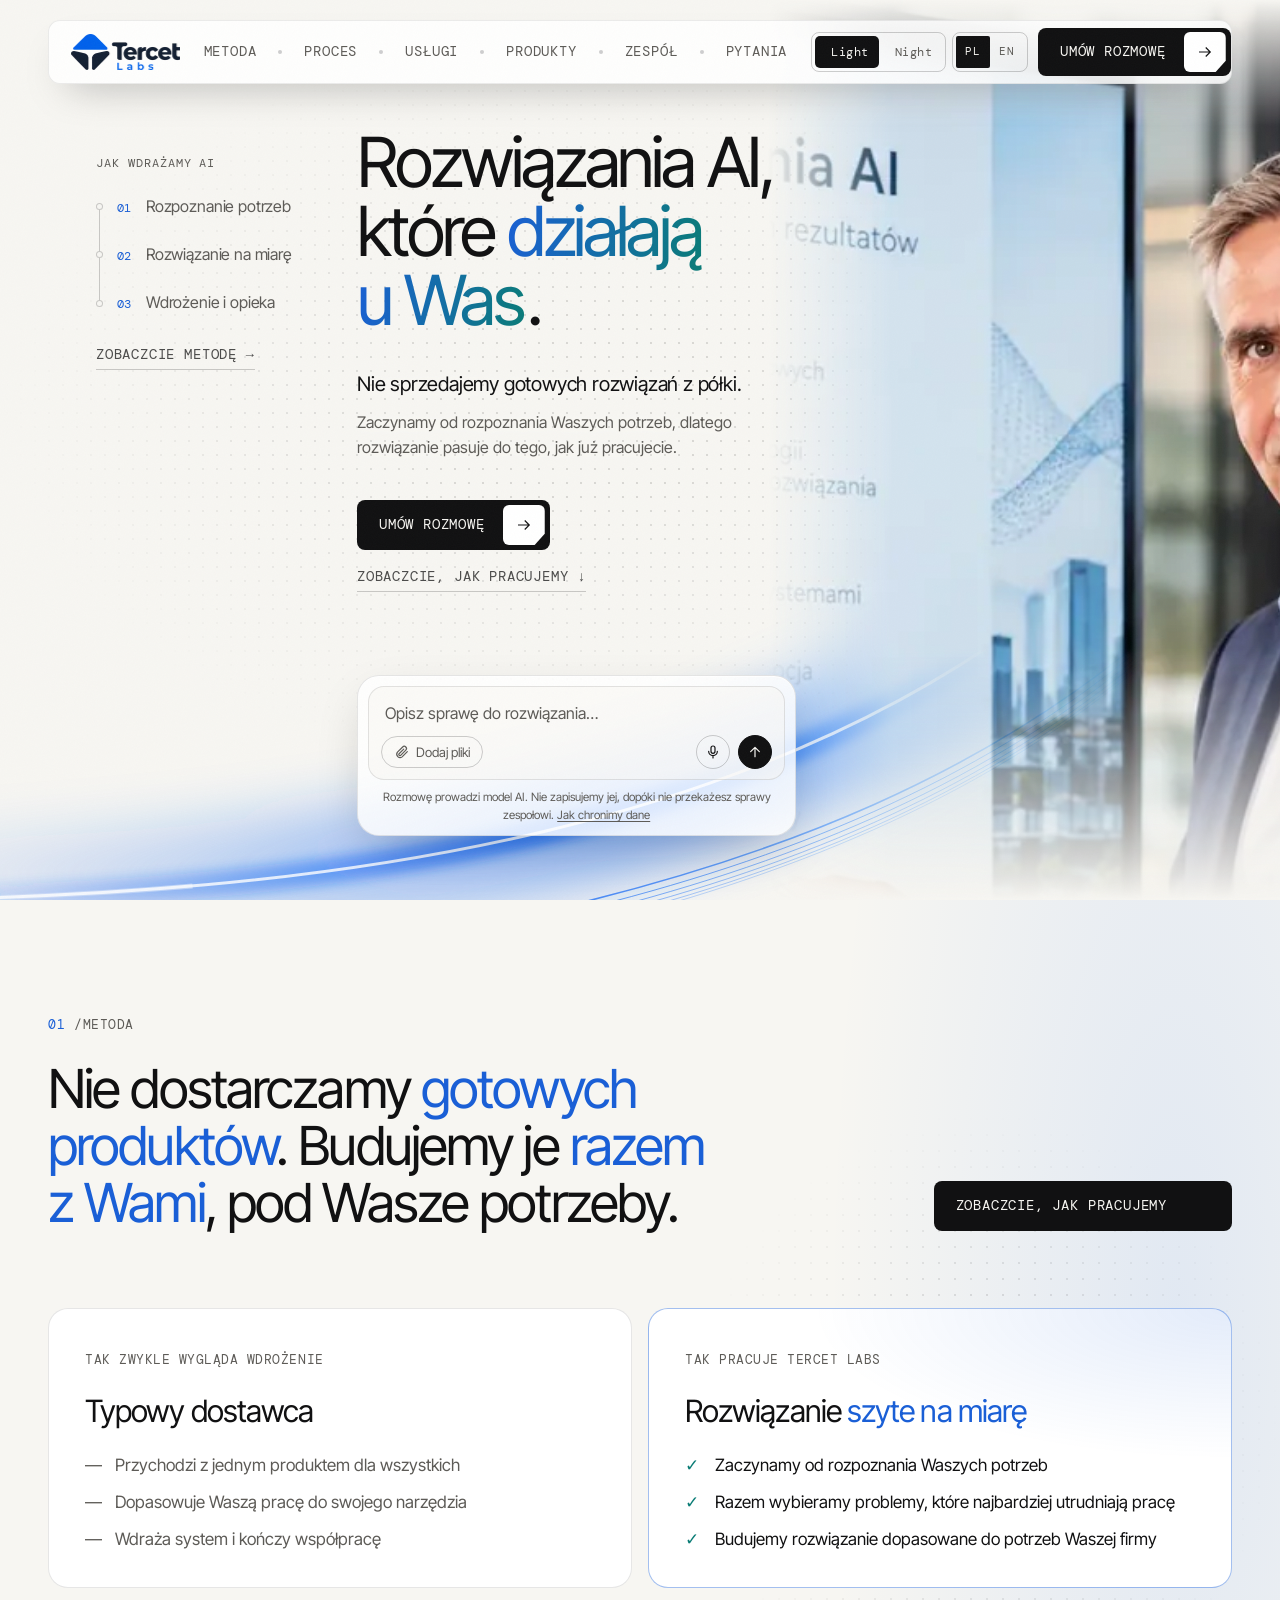
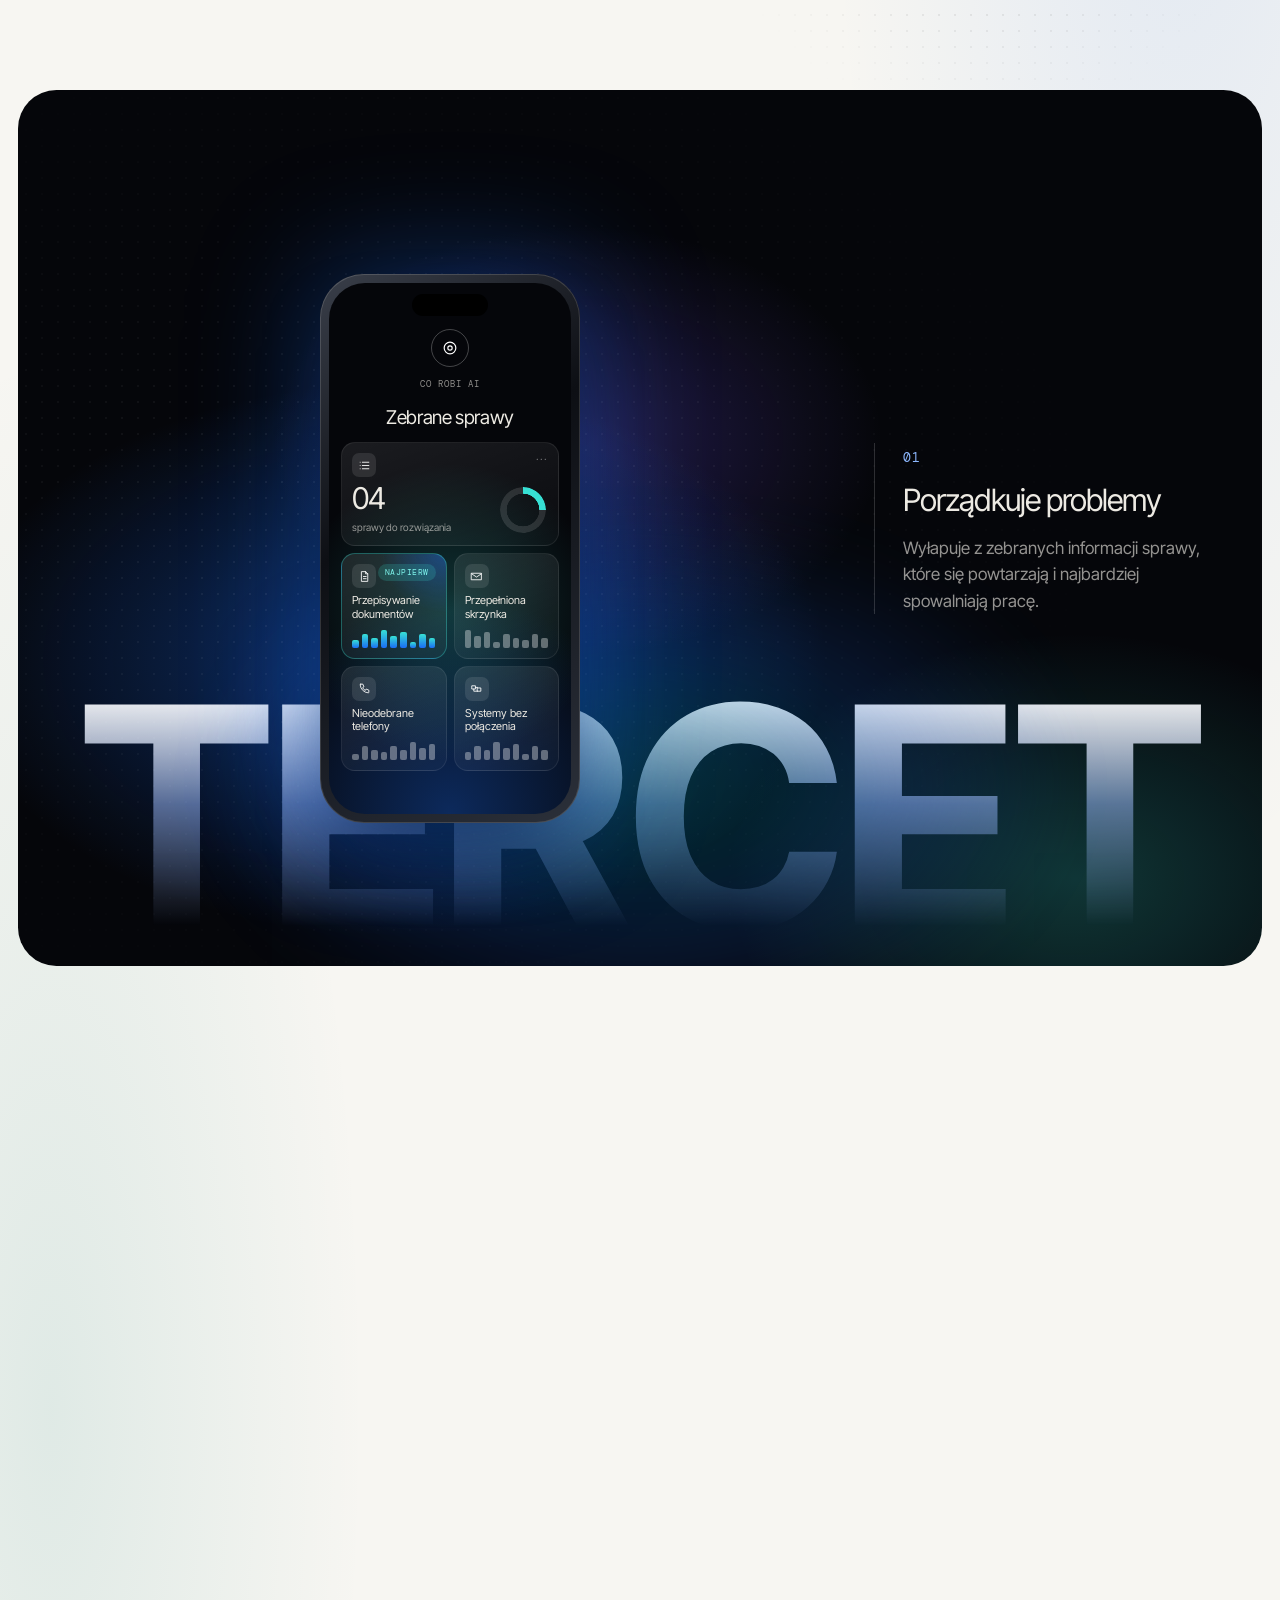
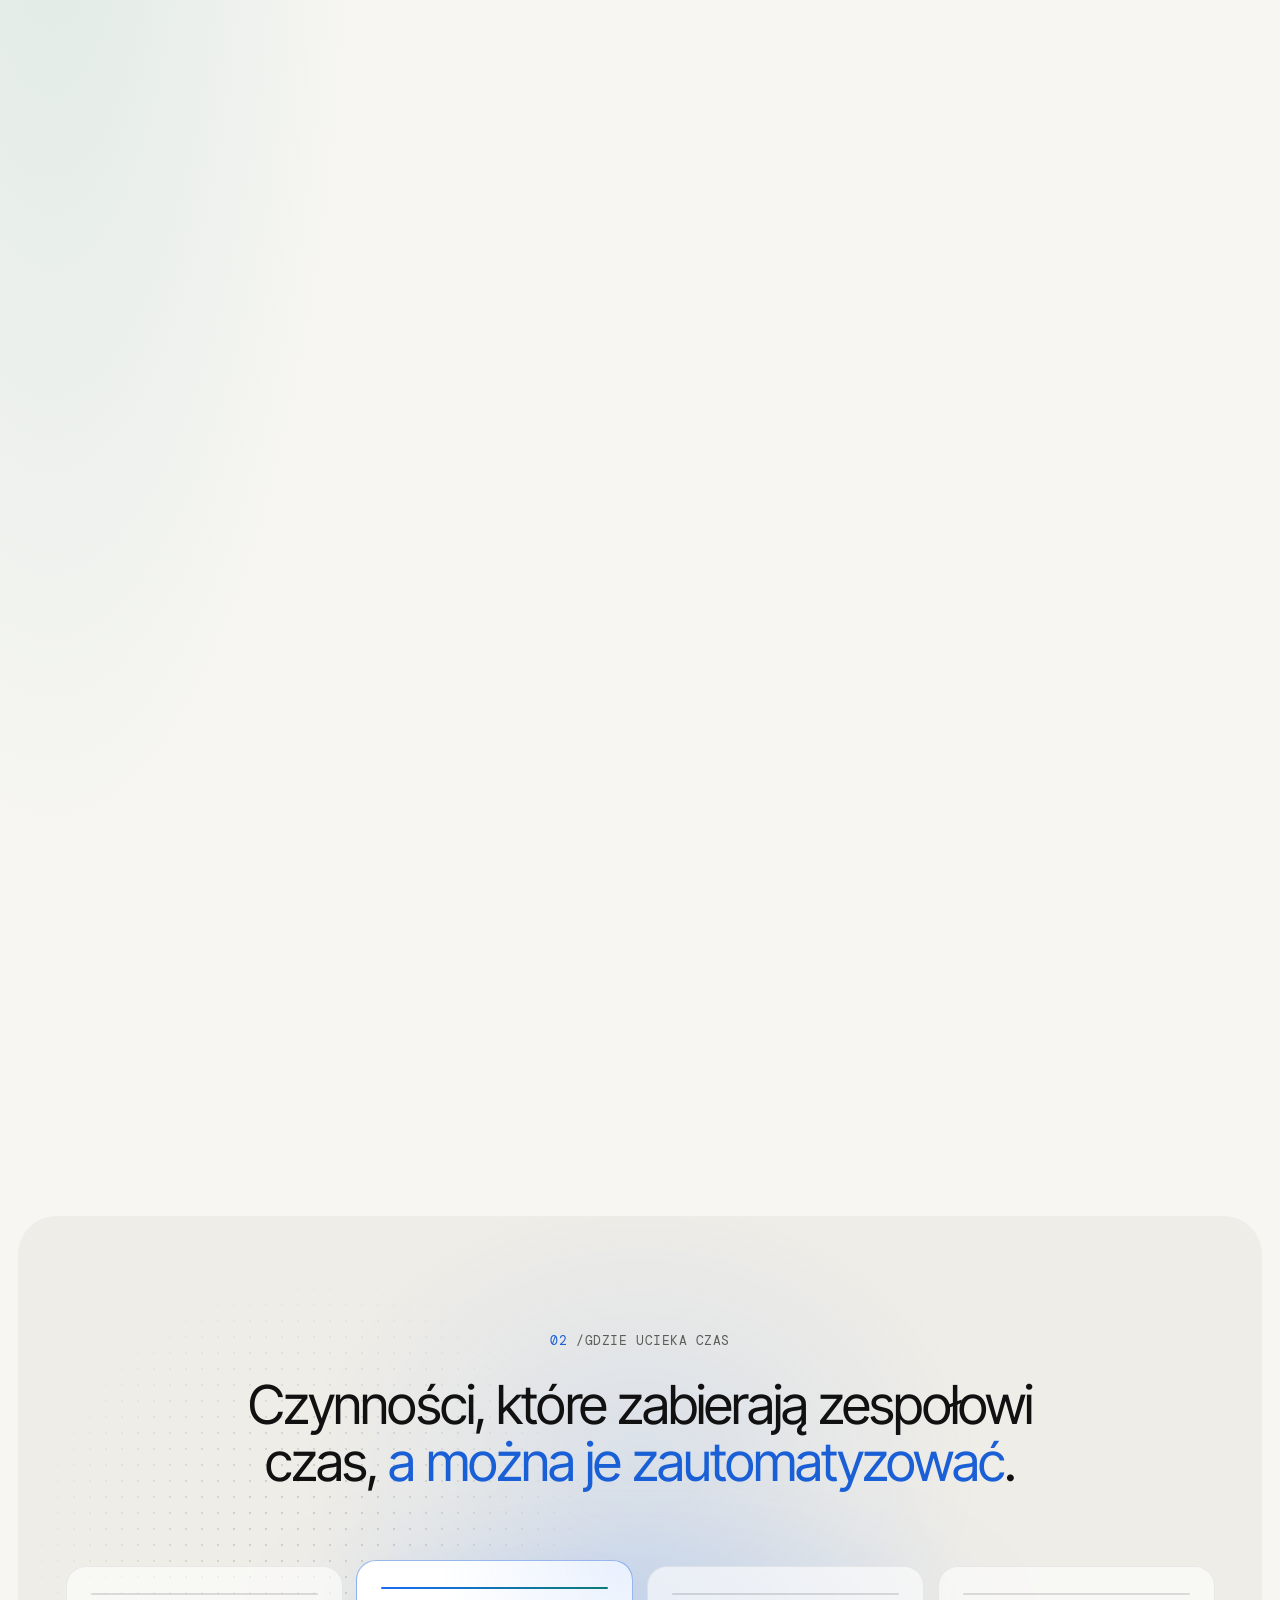
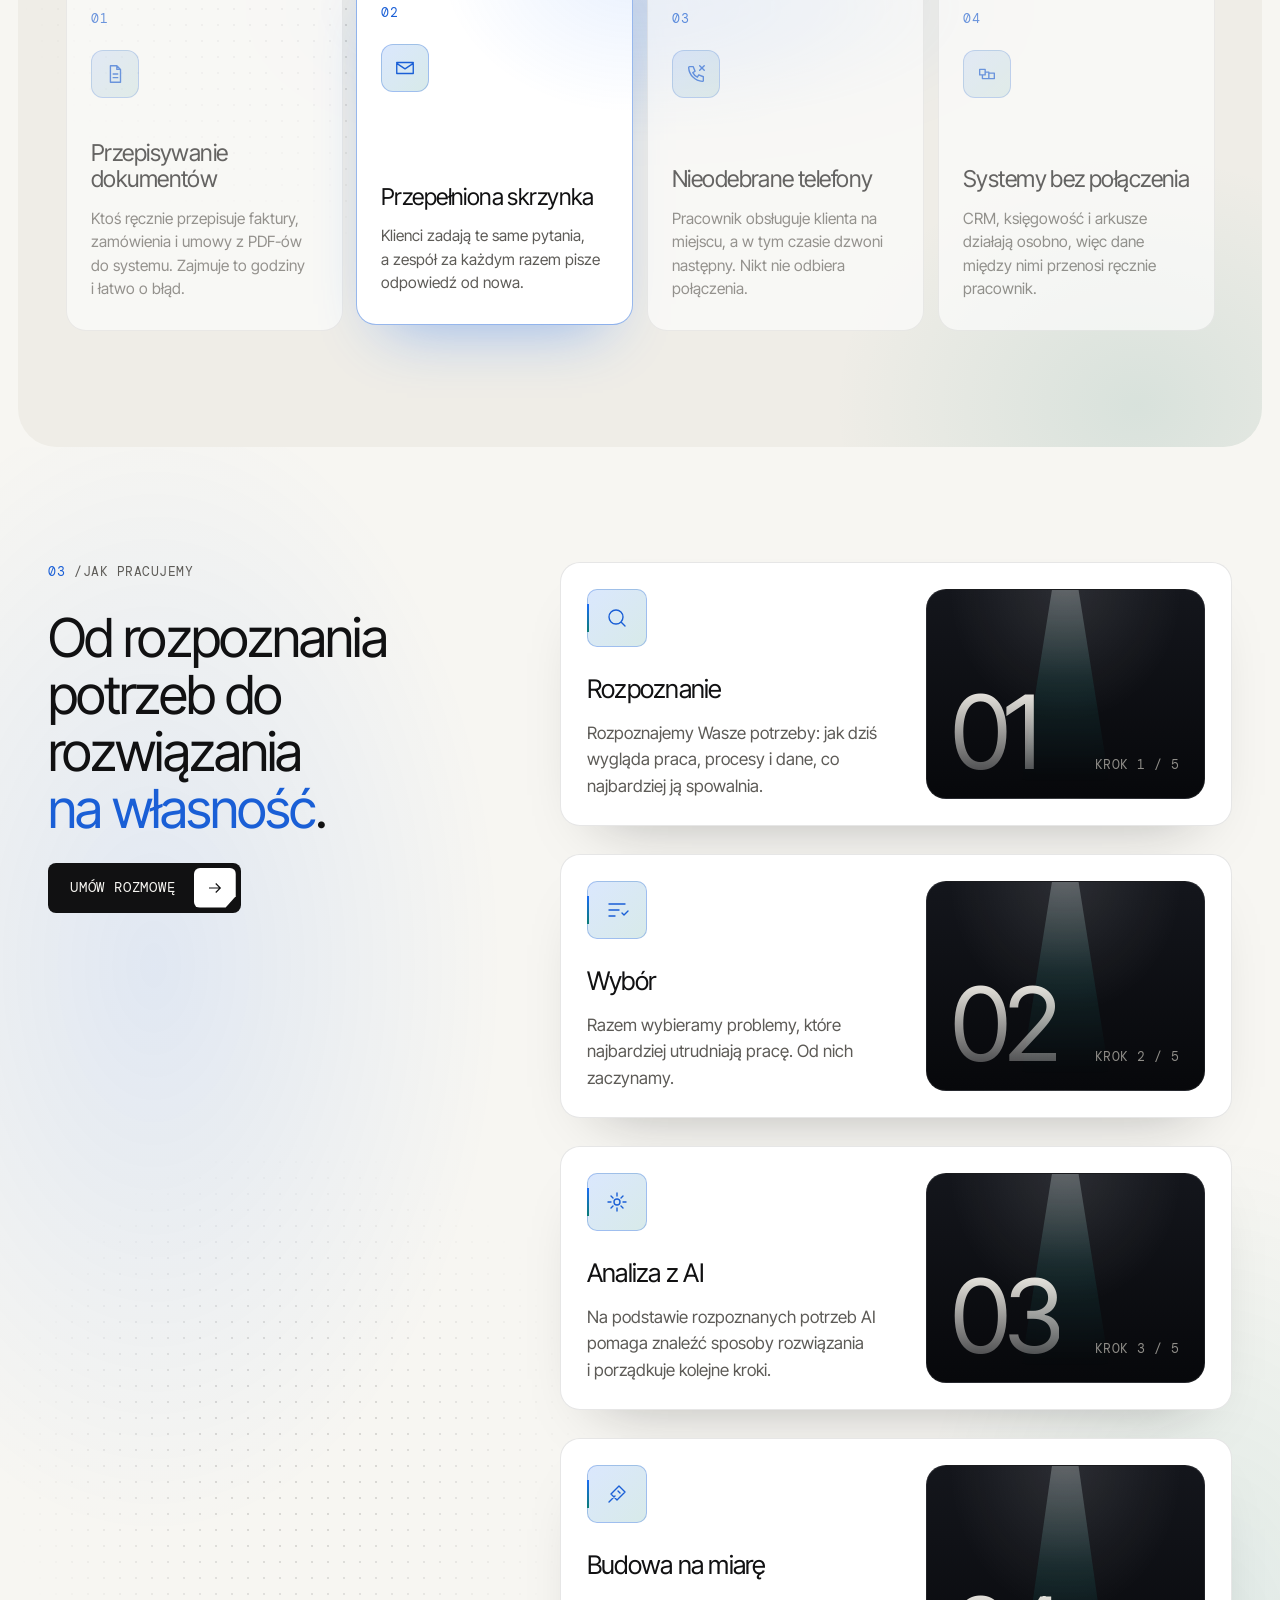
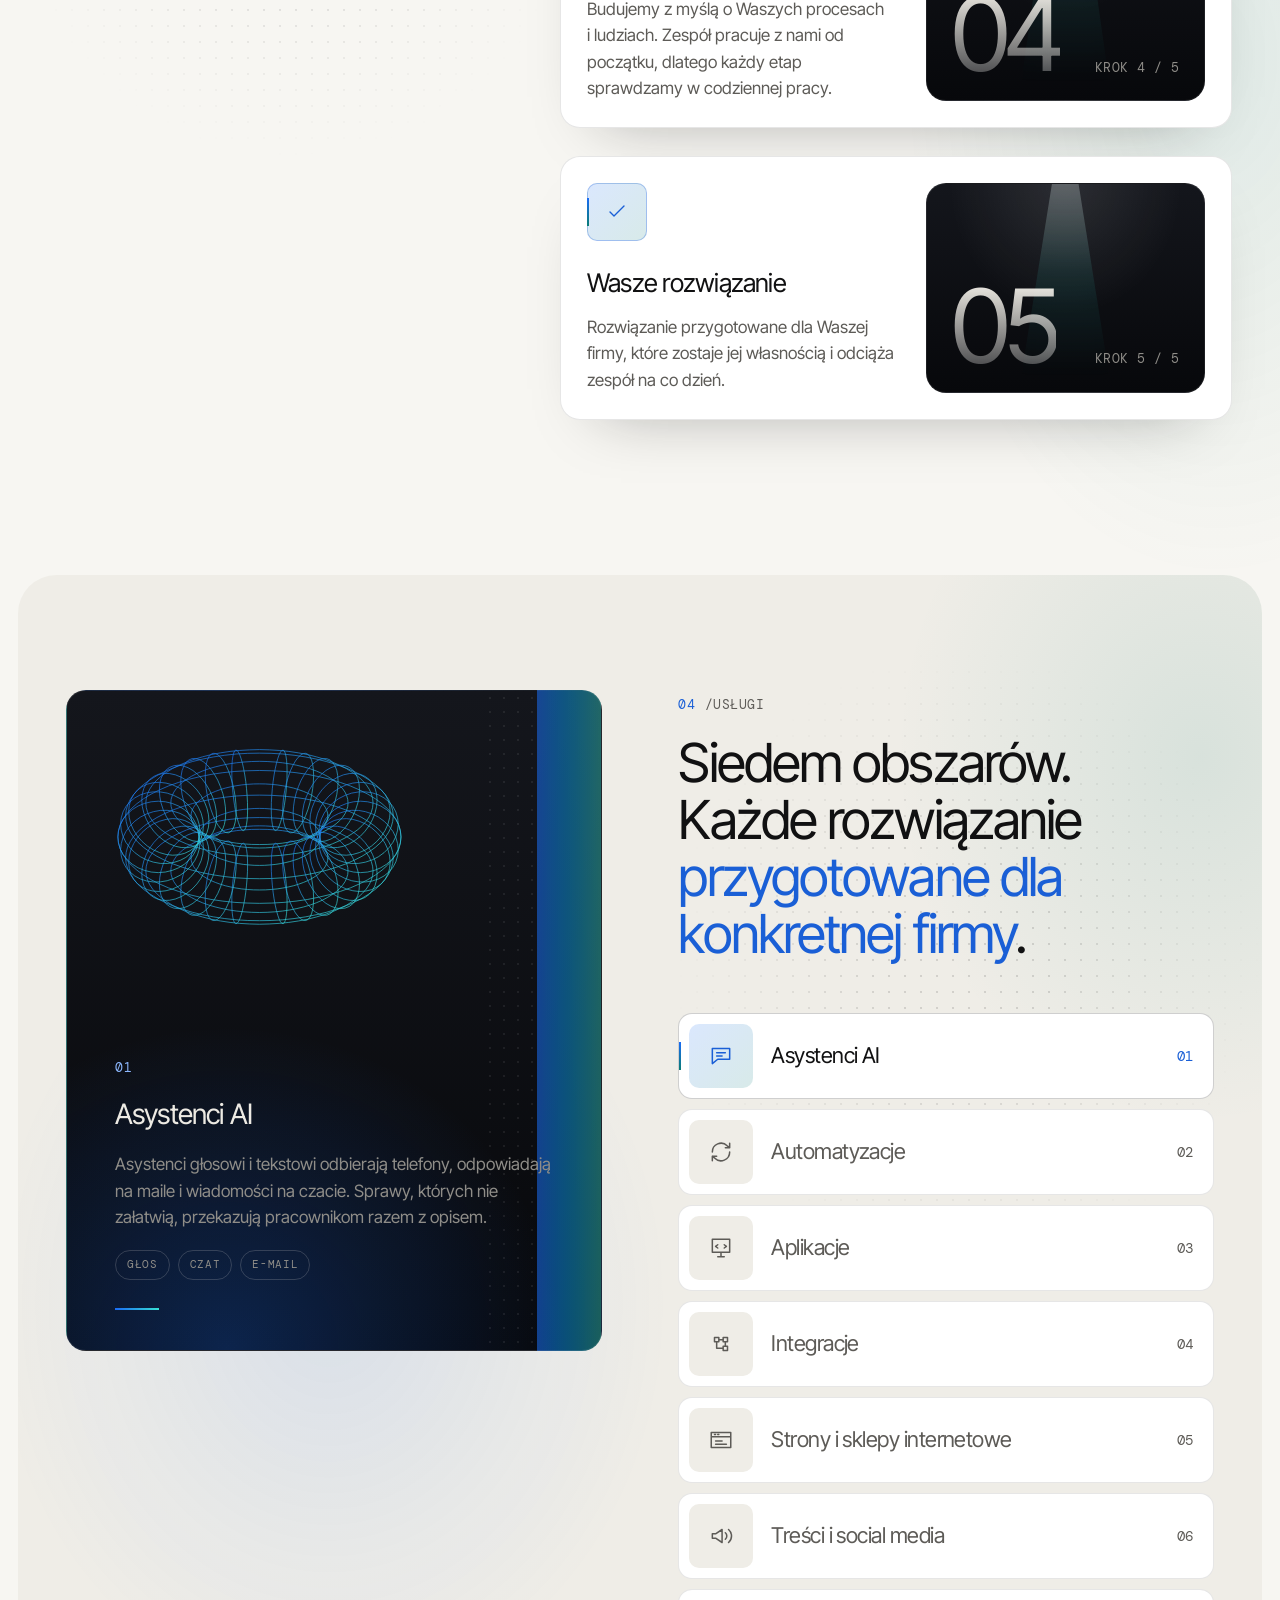
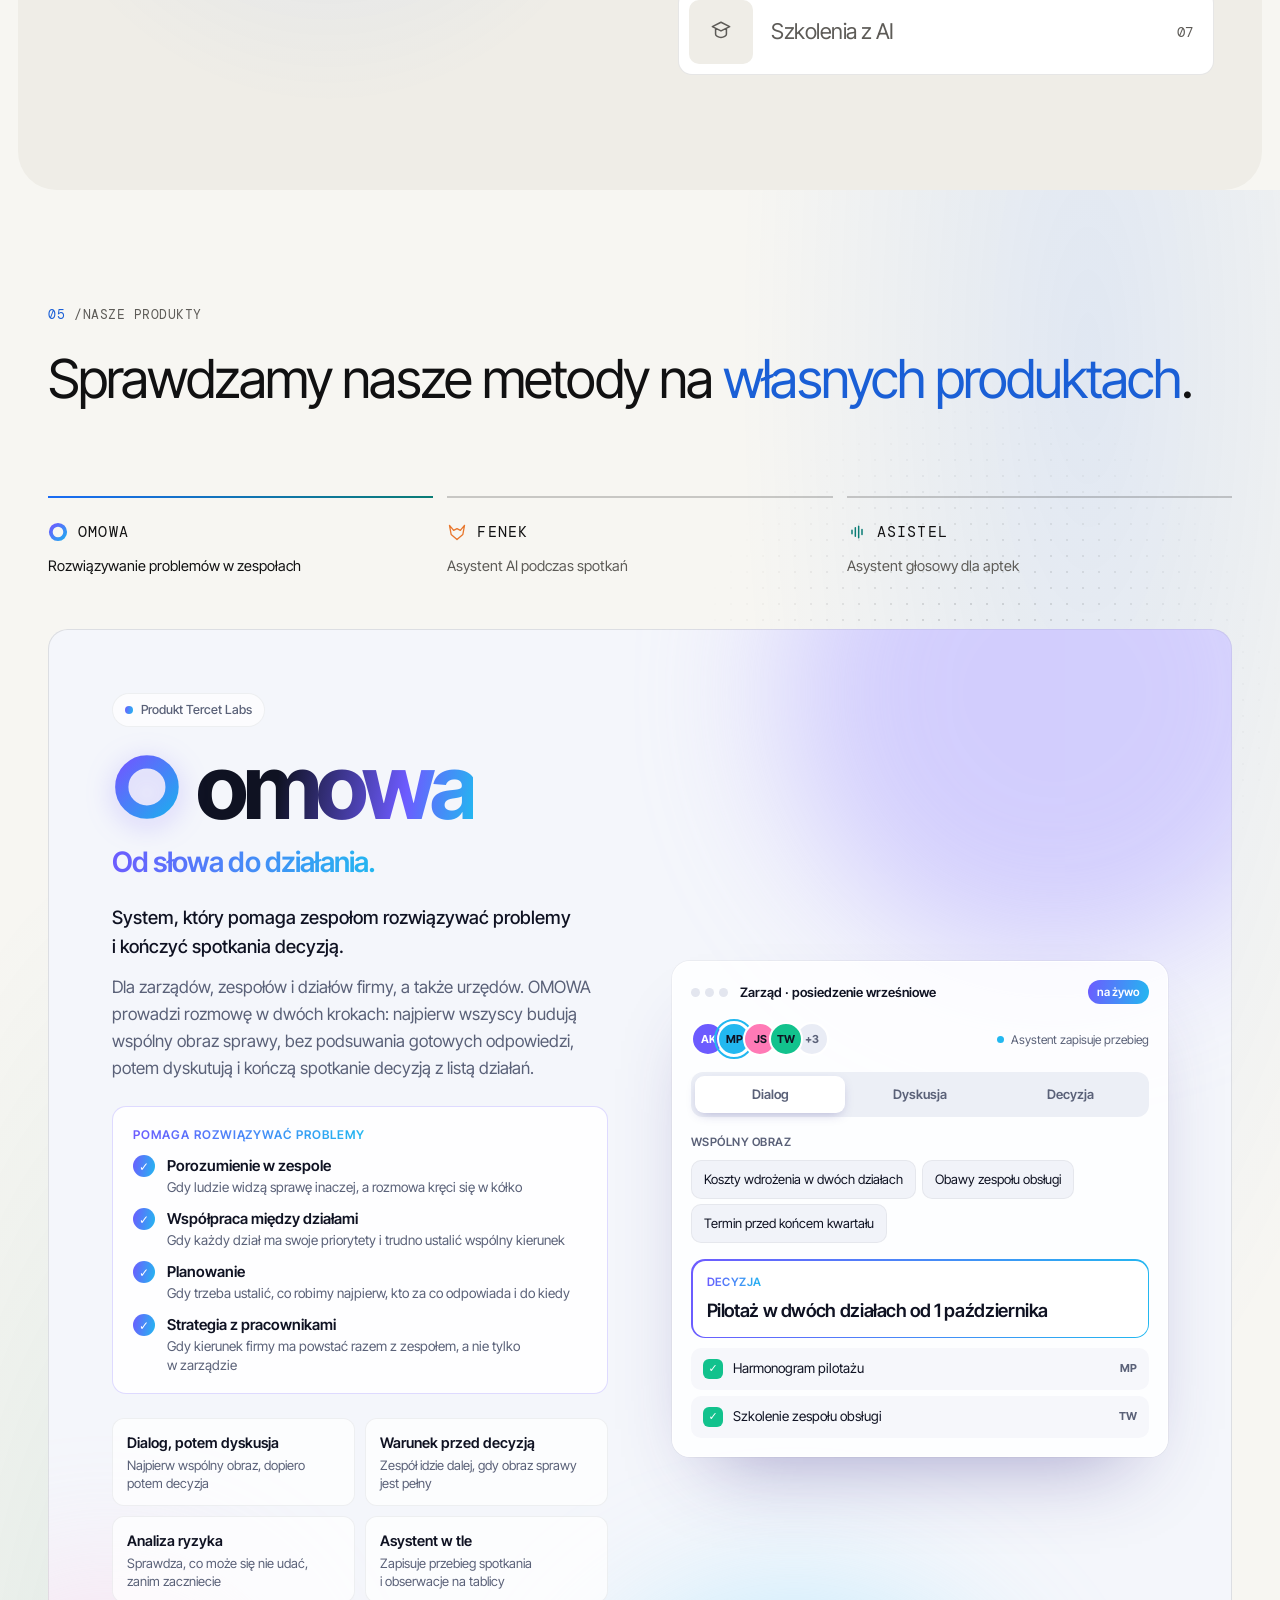
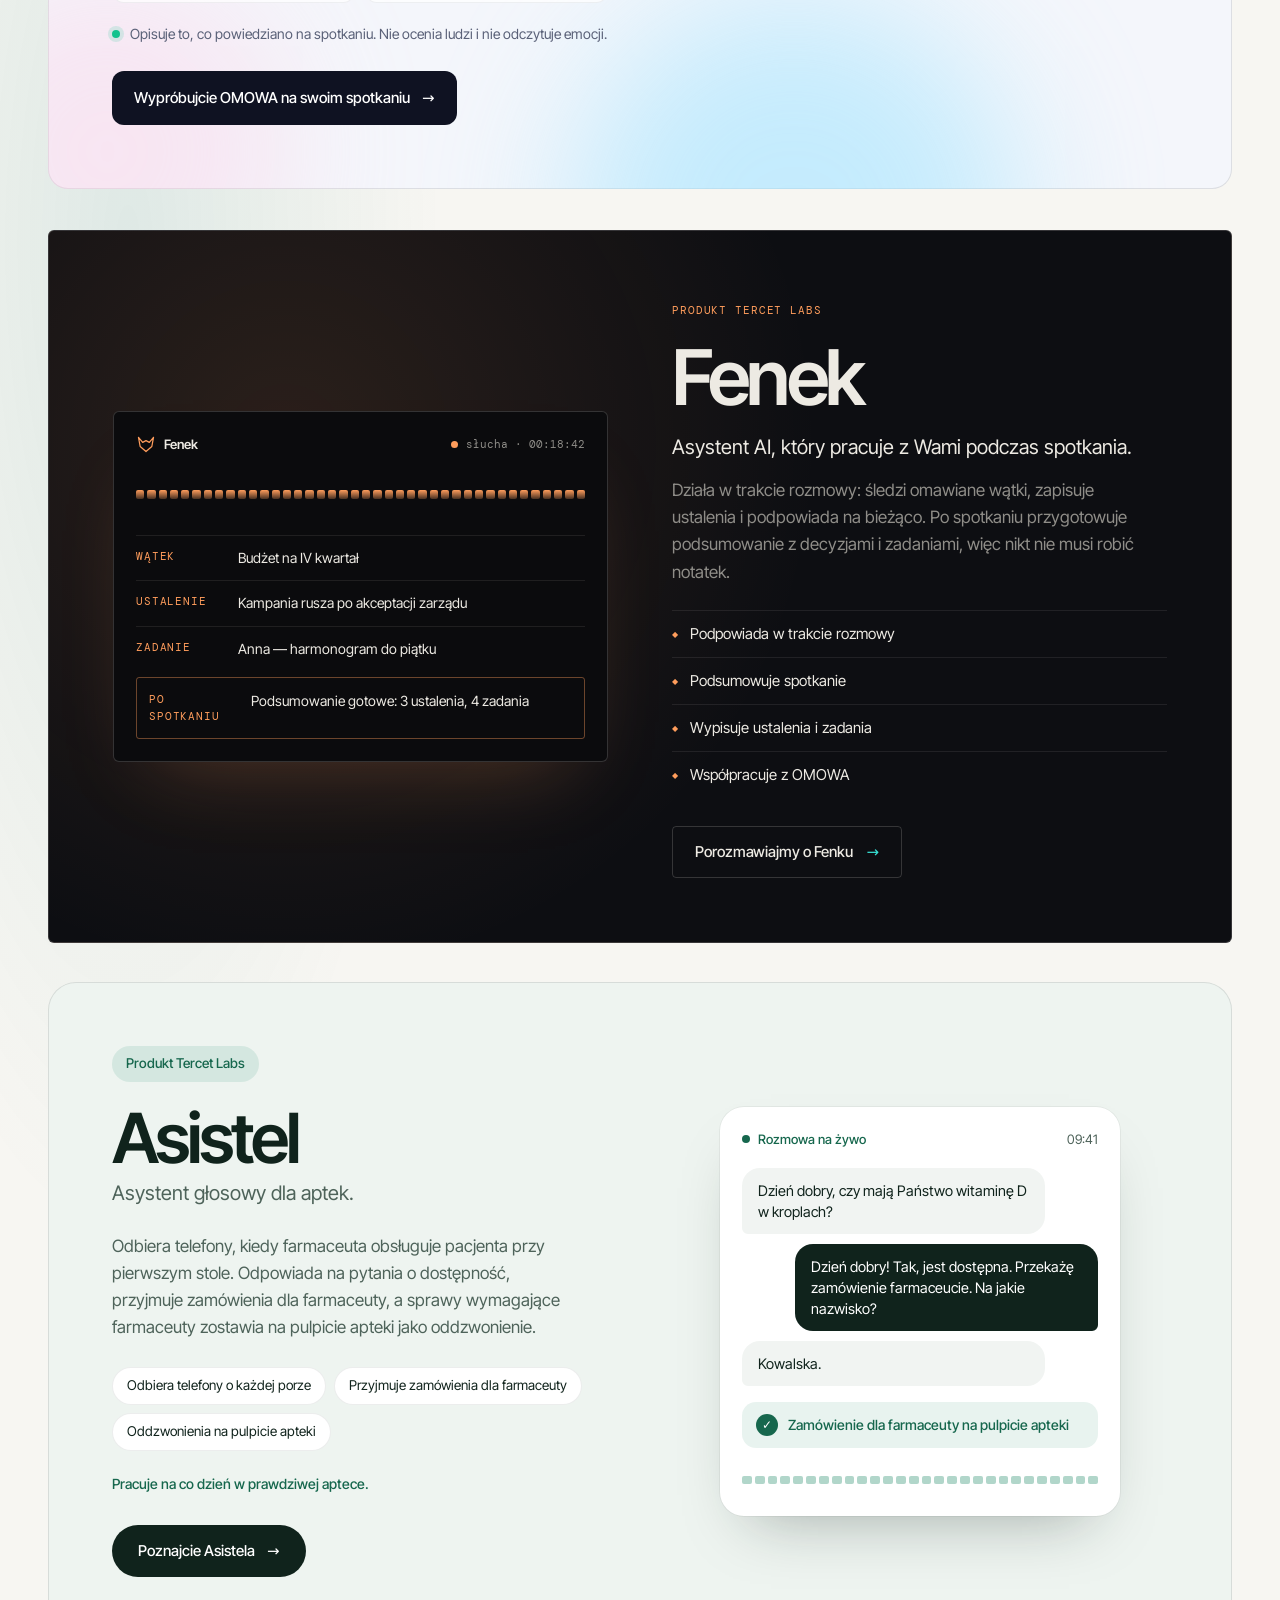
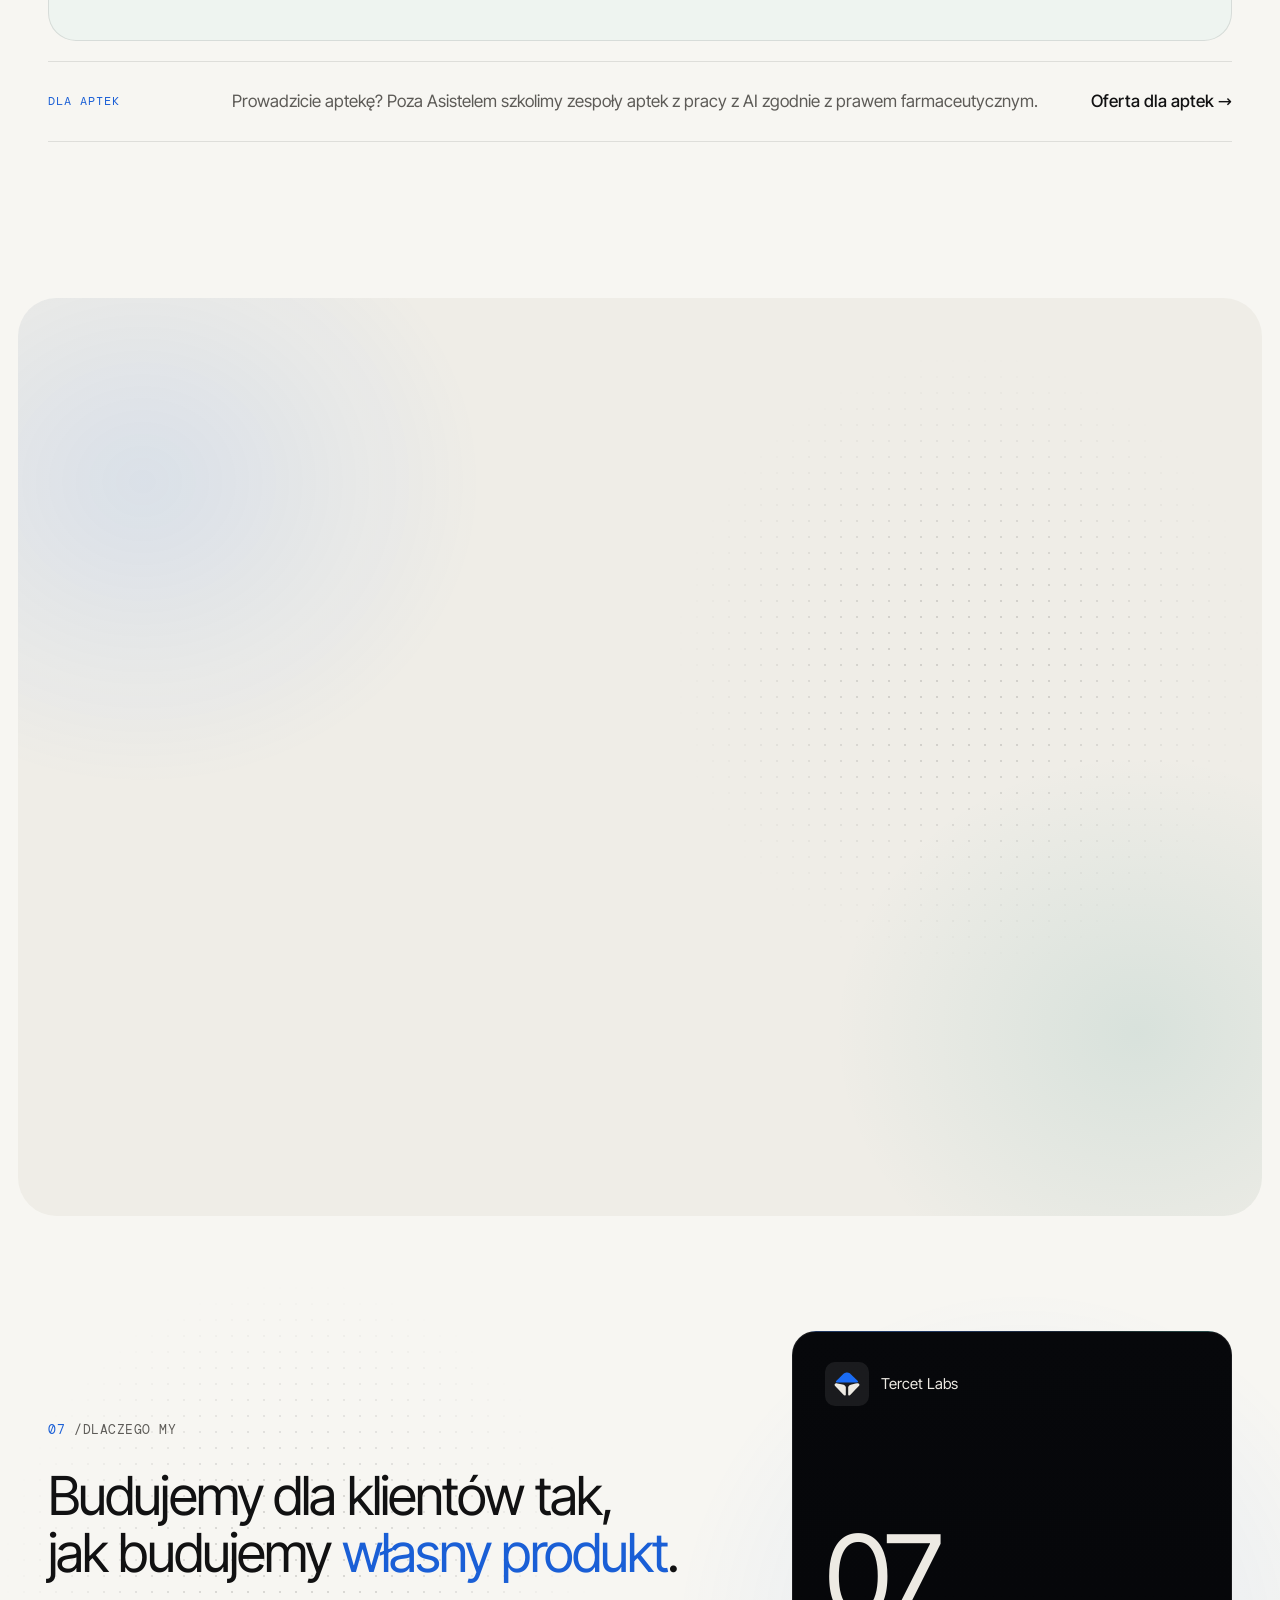
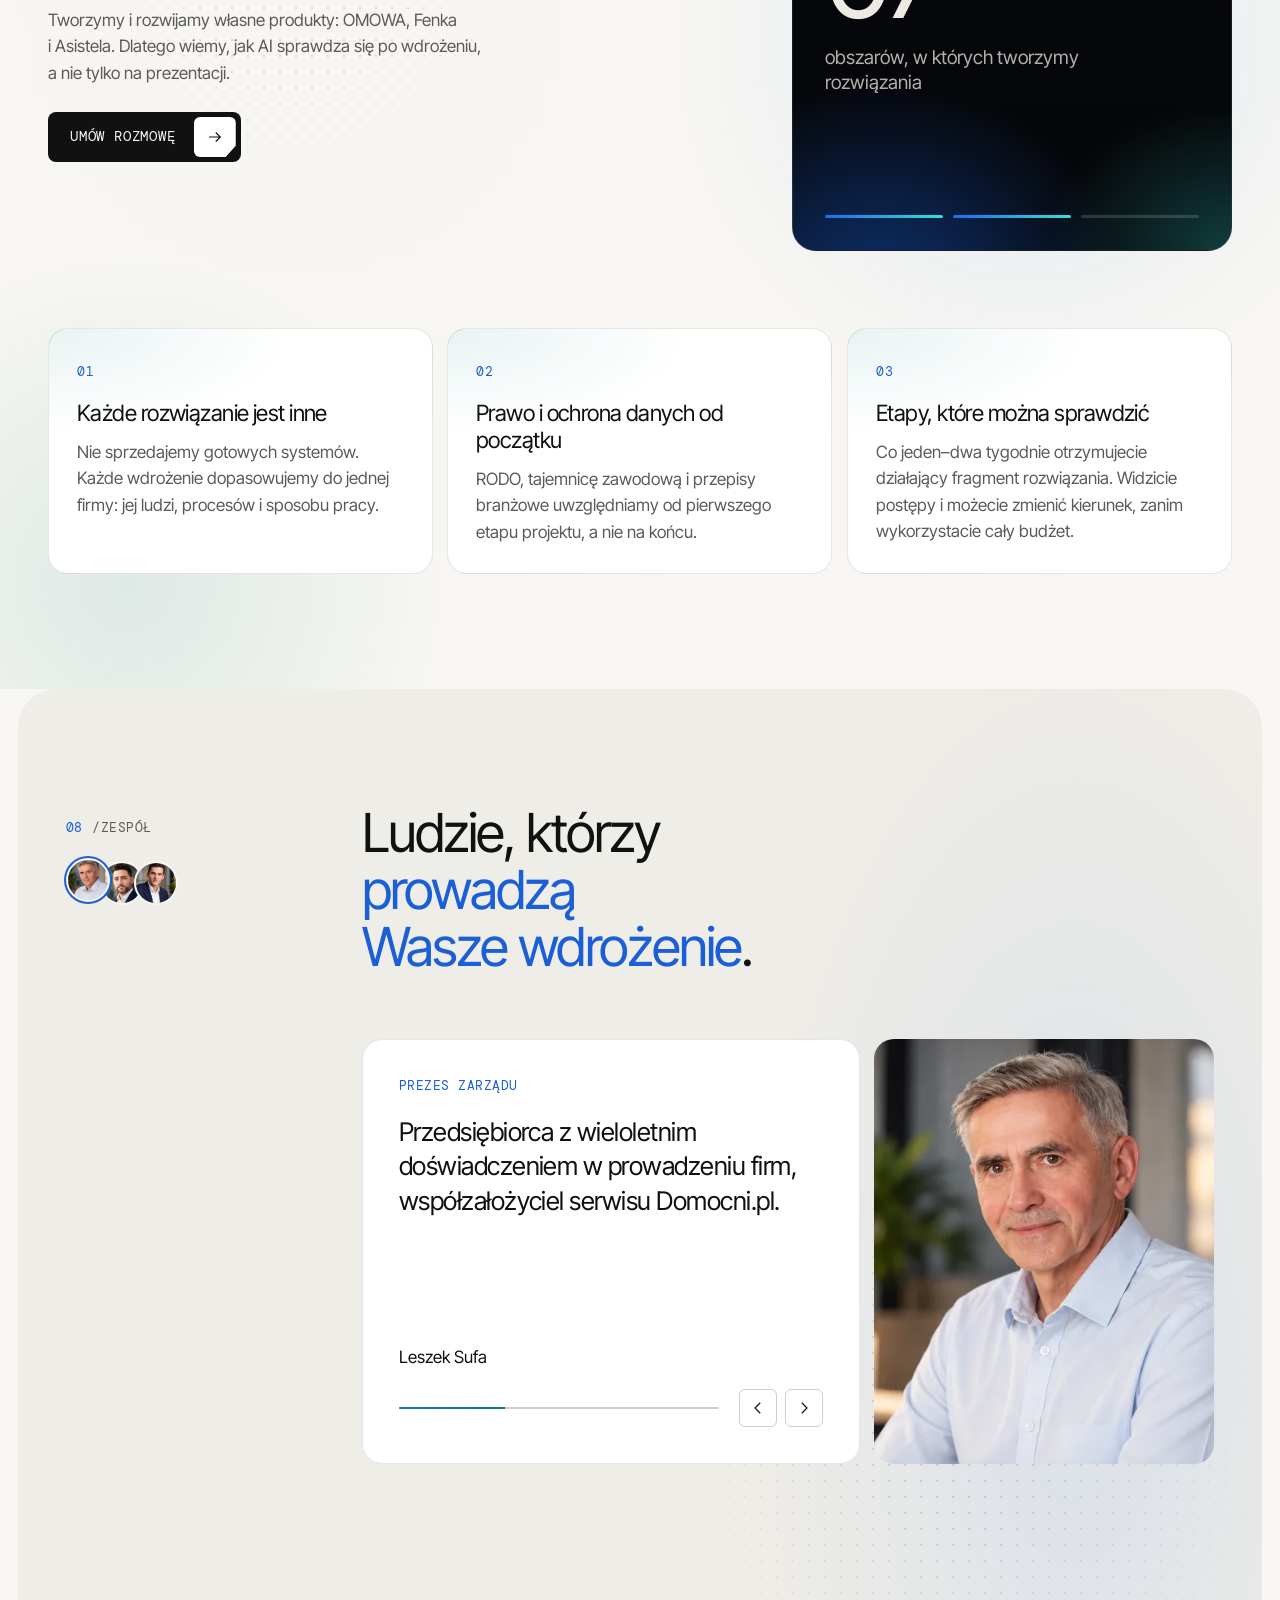
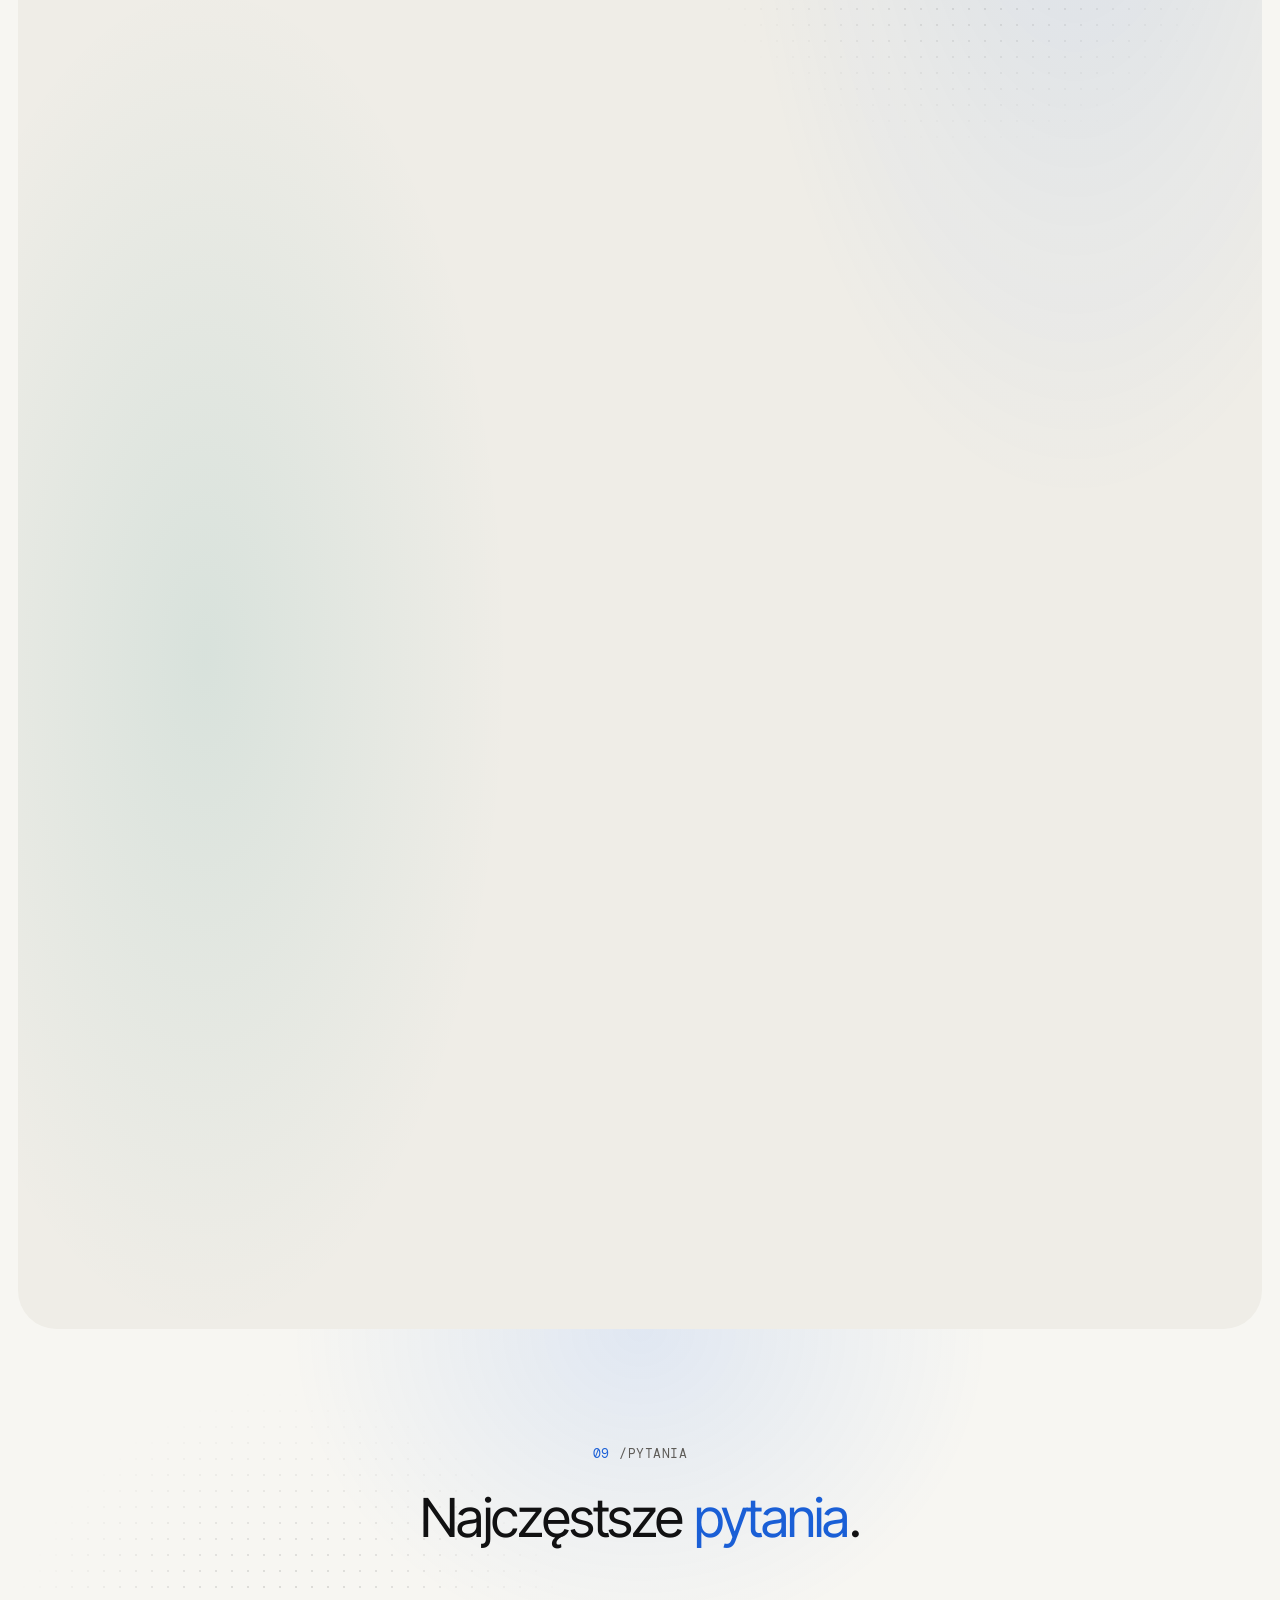
<file: index.html>
<!DOCTYPE html><html lang="pl"><head><meta charset="utf-8"><script>(function(){const base = "/";

      // Motyw przed pierwszym malowaniem: zapamiętany wybór albo jasny (celowo bez prefers-color-scheme).
      (function () {
        var t = 'light';
        try {
          var z = localStorage.getItem('tercetlabs-theme');
          if (z === 'light' || z === 'dark') t = z;
        } catch (e) {}
        document.documentElement.dataset.theme = t;
        // Znak w nagłówku to największy element pierwszego kadru — pobieramy go od razu, w wariancie tego motywu.
        var l = document.createElement('link');
        l.rel = 'preload';
        l.as = 'image';
        l.type = 'image/webp';
        l.href = base + 'brand/logo-' + (t === 'dark' ? 'ciemne' : 'jasne') + '.webp';
        document.head.appendChild(l);
      })();
    })();</script><meta name="viewport" content="width=device-width, initial-scale=1"><title>Tercet Labs — wdrażamy AI w firmach razem z ich zespołami</title><meta name="description" content="Zaczynamy od rozpoznania potrzeb firmy, razem wybieramy problemy, które najbardziej utrudniają pracę, i z pomocą AI budujemy rozwiązanie dopasowane do firmy. Rozwiązanie zostaje jej własnością."><meta name="theme-color" content="#f7f6f2" data-theme-color><link rel="canonical" href="https://tercetlabs.pl/"><link rel="alternate" hreflang="pl" href="https://tercetlabs.pl/"><link rel="alternate" hreflang="en" href="https://tercetlabs.pl/en/"><link rel="alternate" hreflang="x-default" href="https://tercetlabs.pl/"><link rel="icon" type="image/png" sizes="64x64" href="/favicon.png"><link rel="apple-touch-icon" href="/apple-touch-icon.png"><meta property="og:title" content="Tercet Labs — wdrażamy AI w firmach razem z ich zespołami"><meta property="og:description" content="Zaczynamy od rozpoznania potrzeb firmy, razem wybieramy problemy, które najbardziej utrudniają pracę, i z pomocą AI budujemy rozwiązanie dopasowane do firmy. Rozwiązanie zostaje jej własnością."><meta property="og:locale" content="pl_PL"><meta property="og:locale:alternate" content="en_GB"><meta property="og:type" content="website"><meta property="og:image" content="https://tercetlabs.pl/brand/og.png"><meta property="og:image:width" content="1200"><meta property="og:image:height" content="630"><script type="application/ld+json">{"@context":"https://schema.org","@type":"Organization","name":"Tercet Labs sp. z o.o.","legalName":"Tercet Labs spółka z ograniczoną odpowiedzialnością","url":"https://tercetlabs.pl","email":"kontakt@tercetlabs.pl","taxID":"5362006891","address":{"@type":"PostalAddress","streetAddress":"ul. Gen. Lucjana Żeligowskiego 27/18","postalCode":"05-123","addressLocality":"Chotomów","addressCountry":"PL"}}</script><style>@font-face{font-family:Inter Tight Variable;font-style:normal;font-weight:100 900;font-display:swap;src:url(/_astro/inter-tight.CTD_b1qW.woff2)format("woff2-variations");unicode-range:U+??,U+131,U+152-153,U+2BB-2BC,U+2C6,U+2DA,U+2DC,U+304,U+308,U+329,U+2000-206F,U+20AC,U+2122,U+2191,U+2193,U+2212,U+2215,U+FEFF,U+FFFD}@font-face{font-family:Inter Tight Variable;font-style:normal;font-weight:100 900;font-display:swap;src:url(/_astro/inter-tight-ext.DiM_GvHw.woff2)format("woff2-variations");unicode-range:U+100-2BA,U+2BD-2C5,U+2C7-2CC,U+2CE-2D7,U+2DD-2FF,U+304,U+308,U+329,U+1D00-1DBF,U+1E00-1E9F,U+1EF2-1EFF,U+2020,U+20A0-20AB,U+20AD-20C0,U+2113,U+2C60-2C7F,U+A720-A7FF}@font-face{font-family:Instrument Serif;font-style:normal;font-weight:400;font-display:swap;src:url(/_astro/instrument-serif.DdhWG2SM.woff2)format("woff2");unicode-range:U+??,U+131,U+152-153,U+2BB-2BC,U+2C6,U+2DA,U+2DC,U+304,U+308,U+329,U+2000-206F,U+20AC,U+2122,U+2191,U+2193,U+2212,U+2215,U+FEFF,U+FFFD}@font-face{font-family:Instrument Serif;font-style:normal;font-weight:400;font-display:swap;src:url(/_astro/instrument-serif-ext.C7FU8bi1.woff2)format("woff2");unicode-range:U+100-2BA,U+2BD-2C5,U+2C7-2CC,U+2CE-2D7,U+2DD-2FF,U+304,U+308,U+329,U+1D00-1DBF,U+1E00-1E9F,U+1EF2-1EFF,U+2020,U+20A0-20AB,U+20AD-20C0,U+2113,U+2C60-2C7F,U+A720-A7FF}@font-face{font-family:Instrument Serif;font-style:italic;font-weight:400;font-display:swap;src:url(/_astro/instrument-serif-i.BsBw74gu.woff2)format("woff2");unicode-range:U+??,U+131,U+152-153,U+2BB-2BC,U+2C6,U+2DA,U+2DC,U+304,U+308,U+329,U+2000-206F,U+20AC,U+2122,U+2191,U+2193,U+2212,U+2215,U+FEFF,U+FFFD}@font-face{font-family:Instrument Serif;font-style:italic;font-weight:400;font-display:swap;src:url(/_astro/instrument-serif-i-ext.USwdnAgp.woff2)format("woff2");unicode-range:U+100-2BA,U+2BD-2C5,U+2C7-2CC,U+2CE-2D7,U+2DD-2FF,U+304,U+308,U+329,U+1D00-1DBF,U+1E00-1E9F,U+1EF2-1EFF,U+2020,U+20A0-20AB,U+20AD-20C0,U+2113,U+2C60-2C7F,U+A720-A7FF}@font-face{font-family:DM Mono;font-style:normal;font-weight:400;font-display:swap;src:url(/_astro/dm-mono-400.B4PNi-Jp.woff2)format("woff2");unicode-range:U+??,U+131,U+152-153,U+2BB-2BC,U+2C6,U+2DA,U+2DC,U+304,U+308,U+329,U+2000-206F,U+20AC,U+2122,U+2191,U+2193,U+2212,U+2215,U+FEFF,U+FFFD}@font-face{font-family:DM Mono;font-style:normal;font-weight:400;font-display:swap;src:url(/_astro/dm-mono-400-ext.CEPR5thp.woff2)format("woff2");unicode-range:U+100-2BA,U+2BD-2C5,U+2C7-2CC,U+2CE-2D7,U+2DD-2FF,U+304,U+308,U+329,U+1D00-1DBF,U+1E00-1E9F,U+1EF2-1EFF,U+2020,U+20A0-20AB,U+20AD-20C0,U+2113,U+2C60-2C7F,U+A720-A7FF}@font-face{font-family:DM Mono;font-style:normal;font-weight:500;font-display:swap;src:url(/_astro/dm-mono-500.DOEb2sS3.woff2)format("woff2");unicode-range:U+??,U+131,U+152-153,U+2BB-2BC,U+2C6,U+2DA,U+2DC,U+304,U+308,U+329,U+2000-206F,U+20AC,U+2122,U+2191,U+2193,U+2212,U+2215,U+FEFF,U+FFFD}@font-face{font-family:DM Mono;font-style:normal;font-weight:500;font-display:swap;src:url(/_astro/dm-mono-500-ext.BDk6y0Kt.woff2)format("woff2");unicode-range:U+100-2BA,U+2BD-2C5,U+2C7-2CC,U+2CE-2D7,U+2DD-2FF,U+304,U+308,U+329,U+1D00-1DBF,U+1E00-1E9F,U+1EF2-1EFF,U+2020,U+20A0-20AB,U+20AD-20C0,U+2113,U+2C60-2C7F,U+A720-A7FF}:root{color-scheme:light;--bg:#f7f6f2;--bg-2:#efede7;--surface:#fff;--text-rgb:17, 17, 18;--line:#1111121a;--line-strong:#11111233;--text:#111112;--muted:#5d5b57;--brand:#1a6cf5;--accent:#1a5fd6;--accent-dim:#1a5fd61f;--glow:#0a7c75;--glow-dim:#0a7c751f;--shine:#37e0d4;--sygnet-skrzydlo:#24335e;--nav-bg:#f7f6f2fb;--chip-bg:#ffffffb8;--card-bg:#fff;--btn-solid-hover-bg:var(--brand);--btn-solid-hover-fg:#fff;--btn-solid-hover-arr:#fff;--grain-opacity:.025;--island-ring:#1111121a;--aura-opacity:.45;--paper:#0f0f11;--ink:#edeae3;--ink-muted:#8f8d88;--ink-line:#edeae31f;--sans:"Inter Tight Variable", "Inter Tight", system-ui, -apple-system, "Segoe UI", sans-serif;--serif:"Instrument Serif", "Times New Roman", Georgia, serif;--mono:"JetBrains Mono", ui-monospace, "SFMono-Regular", Consolas, monospace;--gutter:clamp(20px, 4vw, 48px);--max:1280px;--radius:4px;--ease:cubic-bezier(.2, .7, .1, 1)}:root[data-theme=dark],:root:not([data-theme=dark]) .inverse,.tone-dark{color-scheme:dark;--bg:#0a0a0b;--bg-2:#0f0f11;--surface:#141416;--text-rgb:237, 234, 227;--line:#edeae317;--line-strong:#edeae32e;--text:#edeae3;--muted:#8f8d88;--brand:#1a6cf5;--accent:#8db8ff;--accent-dim:#8db8ff29;--glow:#37e0d4;--glow-dim:#37e0d429;--shine:#fff;--sygnet-skrzydlo:#e9edf5;--nav-bg:#0a0a0bf7;--chip-bg:#0a0a0b99;--card-bg:#111114;--btn-solid-hover-bg:#fff;--btn-solid-hover-fg:#0a0a0b;--btn-solid-hover-arr:var(--brand);--grain-opacity:.035;--island-ring:transparent;--aura-opacity:1}:root[data-theme=dark]{--paper:#f2f0ea;--ink:#111112;--ink-muted:#5d5b57;--ink-line:#1111121f}.tone-dark{color:var(--text)}*,:before,:after{box-sizing:border-box}.theme-switching body,.theme-switching body *,.theme-switching body :before,.theme-switching body :after{transition:background-color .4s var(--ease), color .4s var(--ease), border-color .4s var(--ease), fill .4s var(--ease), stroke .4s var(--ease)!important}html{scroll-behavior:smooth;-webkit-text-size-adjust:100%}body{background:var(--bg);color:var(--text);font-family:var(--sans);font-feature-settings:"ss01", "cv11";-webkit-font-smoothing:antialiased;margin:0;font-size:17px;line-height:1.6;overflow-x:hidden}body:before{content:"";pointer-events:none;z-index:100;opacity:var(--grain-opacity);background-image:url("data:image/svg+xml,%3Csvg xmlns='http://www.w3.org/2000/svg' width='160' height='160'%3E%3Cfilter id='n'%3E%3CfeTurbulence type='fractalNoise' baseFrequency='.9' numOctaves='2' stitchTiles='stitch'/%3E%3C/filter%3E%3Crect width='100%25' height='100%25' filter='url(%23n)'/%3E%3C/svg%3E");position:fixed;inset:0}img,svg{max-width:100%;display:block}a{color:inherit;text-decoration:none}::selection{background:var(--glow);color:var(--bg)}.wrap{width:100%;max-width:var(--max);padding-inline:var(--gutter);margin-inline:auto}em{font-family:var(--serif);letter-spacing:-.01em;font-style:italic;font-weight:400}.mono{font-family:var(--mono);letter-spacing:.08em;text-transform:uppercase;font-size:12px}.btn{--h:52px;height:var(--h);border-radius:var(--radius);font-family:var(--sans);letter-spacing:-.005em;cursor:pointer;transition:background .35s var(--ease), color .35s var(--ease), border-color .35s var(--ease), translate .4s var(--ease);white-space:nowrap;translate:var(--bx,0px) var(--by,0px);border:1px solid #0000;align-items:center;gap:14px;padding-inline:22px;font-size:15px;font-weight:500;display:inline-flex}.btn .arr{color:var(--glow);transition:transform .35s var(--ease)}.btn:hover .arr{transform:translate(4px)}.btn--solid{background:var(--text);color:var(--bg)}.btn--solid .arr{color:var(--brand)}.btn--solid:hover{background:var(--btn-solid-hover-bg);color:var(--btn-solid-hover-fg)}.btn--solid:hover .arr{color:var(--btn-solid-hover-arr)}.btn--ghost{border-color:var(--line-strong);color:var(--text)}.btn--ghost:hover{border-color:var(--text)}.sec{border-top:1px solid var(--line);padding-block:clamp(96px,13vw,180px);position:relative}.sec-head{grid-template-columns:repeat(12,1fr);gap:24px;margin-bottom:clamp(56px,7vw,96px);display:grid}.sec-head .mono{color:var(--muted);grid-column:1/4;padding-top:.9em}.sec-head .mono:before{content:"";background:linear-gradient(135deg, var(--brand), var(--glow));clip-path:polygon(50% 0,100% 100%,0 100%);width:.62em;height:.55em;transition:transform 1.2s var(--ease) .3s;margin-right:.7em;display:inline-block;transform:rotate(-90deg)}.sec-head .mono.is-in:before{transform:rotate(180deg)}.sec:hover .sec-head .mono:before{transition-duration:2.4s;transform:rotate(540deg)}.sec-head h2{letter-spacing:-.035em;text-wrap:balance;grid-column:4/13;margin:0;font-size:clamp(2.1rem,4.6vw,4rem);font-weight:500;line-height:1.04}.sec-head h2 em{color:var(--accent);font-size:1.08em}.sec-head h2 em,.hero h1 em{background:linear-gradient(100deg, var(--accent) 0%, var(--accent) 38%, var(--shine) 46%, var(--glow) 54%, var(--accent) 62%, var(--accent) 100%);color:#0000;background-position:100% 0;background-size:260% 100%;-webkit-background-clip:text;background-clip:text;padding-right:.08em}.is-in .line-mask>span em,.line-mask.is-in>span em{animation:blysk 2.2s var(--ease) .6s both}.sec-head h2:hover em{animation:blysk-hover 1.6s var(--ease) both}@keyframes blysk{0%{background-position:100% 0}to{background-position:0 0}}@keyframes blysk-hover{0%{background-position:100% 0}to{background-position:0 0}}[data-spot]{isolation:isolate;position:relative}[data-spot]:after{content:"";z-index:-1;pointer-events:none;background:radial-gradient(320px circle at var(--mx,50%) var(--my,50%), var(--glow-dim), transparent 70%);opacity:0;transition:opacity .45s var(--ease);position:absolute;inset:0}[data-spot]:hover:after{opacity:1}.inverse [data-spot]:after{background:radial-gradient(320px circle at var(--mx,50%) var(--my,50%), #1a6cf51a, transparent 70%)}@media (width<=860px){.sec-head{grid-template-columns:1fr;gap:18px}.sec-head .mono,.sec-head h2{grid-column:auto;padding-top:0}}[data-reveal]{opacity:0;transition:opacity 1.1s var(--ease), transform 1.4s var(--ease), filter 1.1s var(--ease);transition-delay:var(--d,0s);will-change:transform, opacity;transform:translateY(64px)}[data-reveal=left]{transform:translate(-96px)}[data-reveal=right]{transform:translate(96px)}[data-reveal=zoom]{filter:blur(10px);transform:scale(.82)}.hero,.sec,.inverse,.foot{overflow-x:clip}[data-parallax]{will-change:transform}[data-reveal].is-in{opacity:1;filter:none;transform:none}.line-mask{padding-bottom:.08em;display:block;overflow:hidden}.line-mask>span{transition:transform 1.1s var(--ease);transition-delay:var(--d,0s);display:block;transform:translateY(105%)}.is-in .line-mask>span,.line-mask.is-in>span{transform:none}@media (prefers-reduced-motion:reduce){html{scroll-behavior:auto}[data-reveal],.line-mask>span{opacity:1!important;transition:none!important;transform:none!important}*,:before,:after{animation-duration:.001ms!important;animation-iteration-count:1!important}}.sr-only{clip:rect(0 0 0 0);white-space:nowrap;width:1px;height:1px;position:absolute;overflow:hidden}:focus-visible{outline:1px solid var(--accent);outline-offset:3px}:root{--r-karta:20px;--r-btn:8px;--cien:0 18px 52px -14px #11111238;--szklo:#ffffffd6;--szklo-line:#1111121a;--szklo-blysk:inset 0 1px 0 #ffffffe6;--display:var(--sans);--z-btn-bg:#111112;--z-btn-fg:#f7f6f2;--z-btn-kafel:#fff;--z-btn-kafel-fg:#111112;--z-wstega-1:#1a6cf5;--z-wstega-2:#37e0d4;--z-kropki:#11111217;--z-panel-gora:#14161c;--z-panel-dol:#07080b;--z-panel-glebia:#050609;--z-kapsula:#ffffffd6;--z-kapsula-pelna:#fffffff5;--z-kapsula-linia:#11111214;--z-na-ciemnym:#edeae3}:root[data-theme=dark],.tone-dark{--bg:#050507;--bg-2:#0b0c10;--surface:#0d0e12;--card-bg:#0d0e12;--cien:0 18px 52px -14px #0009;--szklo:#101218d1;--szklo-line:#ffffff1f;--szklo-blysk:inset 0 1px 0 #ffffff24;--z-btn-bg:#17181d;--z-btn-fg:#edeae3;--z-btn-kafel:#fff;--z-btn-kafel-fg:#0a0a0b;--z-kropki:#ffffff17;--nav-bg:#050507e6;--z-kapsula:#0e0f13d1;--z-kapsula-pelna:#0a0b0ef2;--z-kapsula-linia:#ffffff14}.tone-dark{background:var(--bg)}:root{--mono:"DM Mono", ui-monospace, "SFMono-Regular", Consolas, monospace}em{font-family:inherit;font-style:normal;font-weight:inherit;letter-spacing:inherit}.sec-head h2 em,.hero h1 em{font-size:1em}[hidden]{display:none!important}.z-label{font-family:var(--mono);letter-spacing:.04em;text-transform:uppercase;color:var(--muted);gap:.7em;margin:0;font-size:13px;display:inline-flex}.z-label b{color:var(--accent);font-weight:400}.z-h{letter-spacing:-.035em;text-wrap:balance;margin:0;font-size:clamp(2.2rem,4.2vw,3.4rem);font-weight:400;line-height:1.06}.z-h em{color:var(--accent)}.z-lead{color:var(--muted);max-width:46ch;margin:0;font-size:17px;line-height:1.55}.z-btn{--bx:0px;--by:0px;border-radius:var(--r-btn);background:var(--z-btn-bg);height:50px;color:var(--z-btn-fg);font-family:var(--mono);letter-spacing:.06em;text-transform:uppercase;white-space:nowrap;cursor:pointer;translate:var(--bx) var(--by);transition:translate .4s var(--ease), background .35s var(--ease);border:0;align-items:center;gap:18px;padding:0 5px 0 22px;font-size:13.5px;display:inline-flex}.z-btn .kafel{background:var(--z-btn-kafel);width:42px;height:40px;color:var(--z-btn-kafel-fg);clip-path:polygon(0 0,100% 0,100% 72%,76% 100%,0 100%);transition:background .35s var(--ease), color .35s var(--ease);border-radius:6px;place-items:center;display:grid}.z-btn .kafel svg{fill:none;stroke:currentColor;stroke-width:1.6px;width:18px;height:18px;transition:transform .35s var(--ease)}.z-btn:hover .kafel{background:linear-gradient(135deg, var(--brand), var(--glow));color:#fff}.z-btn:hover .kafel svg{transform:translate(3px)}.z-btn--jasny{--z-btn-bg:#fff;--z-btn-fg:#0a0a0b;--z-btn-kafel:#0a0a0b;--z-btn-kafel-fg:#fff}.z-karta{border-radius:var(--r-karta);background:var(--card-bg);border:1px solid var(--line);position:relative;overflow:hidden}.z-kropki{background-image:radial-gradient(var(--z-kropki) 1.1px, transparent 1.3px);background-size:14px 14px}.z-sec{padding-block:clamp(80px,9vw,132px);position:relative;overflow-x:clip}.z-head{grid-template-columns:minmax(0,1fr) auto;align-items:end;gap:24px 40px;margin-bottom:clamp(48px,6vw,80px);display:grid}.z-head .z-label{grid-column:1/-1}.z-head--srodek{text-align:center;grid-template-columns:1fr;justify-items:center}@media (width<=860px){.z-head{grid-template-columns:1fr}}.z-slowa .s{opacity:0;filter:blur(10px);transition:opacity .9s var(--ease), filter .9s var(--ease), transform .9s var(--ease);transition-delay:calc(var(--i,0) * 45ms);display:inline-block;transform:translateY(.25em)}.z-slowa.is-in .s{opacity:1;filter:none;transform:none}@media (prefers-reduced-motion:reduce){.z-slowa .s{opacity:1;filter:none;transform:none}}.szklo{background:var(--szklo);border:1px solid var(--szklo-line);box-shadow:var(--szklo-blysk), var(--cien)}@media (width>=861px) and (hover:hover){.szklo{backdrop-filter:blur(20px)}}.btn--sm{--h:40px;border-radius:999px;padding-inline:16px;font-size:14px}.btn--ghost{background:0 0}.sec{border-top:0}.sec-head .mono{letter-spacing:.04em;font-size:13px}.sec-head .mono:before{display:none}.sec-head .mono b{color:var(--accent);font-weight:400}.sec-head h2{letter-spacing:-.035em;font-weight:400}[data-stos]>*{transform-origin:50% 0;transform:scale(calc(1 - var(--przykryta,0) * .06));filter:brightness(calc(1 - var(--przykryta,0) * .22));will-change:transform;position:sticky}@media (prefers-reduced-motion:reduce){[data-stos]>*{filter:none;transform:none}}.z-sec,.kontakt{isolation:isolate}.z-sec:before{content:"";z-index:-2;pointer-events:none;background:radial-gradient(38% 46% at var(--g1x,88%) var(--g1y,18%), color-mix(in srgb, var(--brand) var(--g-moc,10%), transparent), transparent 72%), radial-gradient(34% 42% at var(--g2x,8%) var(--g2y,82%), color-mix(in srgb, var(--glow) var(--g-moc,10%), transparent), transparent 72%);position:absolute;inset:0}.z-sec:after{content:"";z-index:-1;pointer-events:none;top:var(--k-top,6%);right:var(--k-prawo,0);left:var(--k-lewo,auto);background-image:radial-gradient(var(--z-kropki) 1.2px, transparent 1.4px);background-size:16px 16px;width:min(46vw,620px);height:min(70%,620px);position:absolute;-webkit-mask-image:radial-gradient(closest-side,#000 30%,#0000);mask-image:radial-gradient(closest-side,#000 30%,#0000)}:root[data-theme=dark] .z-sec{--g-moc:14%}:root:not([data-theme=dark]){--z-kropki:#11111221}.z-plyta{background:var(--bg-2);border-radius:clamp(24px,3vw,40px);margin-inline:clamp(8px,1.4vw,20px);overflow:clip}:root[data-theme=dark] .z-plyta{background:linear-gradient(#0b0c11,#08090d);box-shadow:inset 0 1px #ffffff0d}#metoda{--g1x:92%;--g1y:12%;--g2x:4%;--g2y:60%}#problemy{--g1x:50%;--g1y:30%;--g2x:90%;--g2y:95%;--k-lewo:0;--k-prawo:auto}#proces{--g1x:12%;--g1y:30%;--g2x:95%;--g2y:70%;--k-lewo:0;--k-prawo:auto;--k-top:40%}#uslugi{--g1x:25%;--g1y:60%;--g2x:95%;--g2y:15%}#produkty{--g1x:85%;--g1y:5%;--g2x:10%;--g2y:50%}#zastosowania{--g1x:10%;--g1y:20%;--g2x:90%;--g2y:80%}#dlaczego{--g1x:80%;--g1y:40%;--g2x:10%;--g2y:90%;--k-lewo:0;--k-prawo:auto}#zespol{--g1x:85%;--g1y:30%;--g2x:15%;--g2y:70%;--k-top:20%}#faq{--g1x:50%;--g1y:0%;--g2x:50%;--g2y:100%;--k-lewo:0;--k-prawo:auto}#problemy .ikona,#proces .kafelek,#uslugi .poz.on .kafelek{background:linear-gradient(135deg, color-mix(in srgb, var(--brand) 16%, var(--card-bg)), color-mix(in srgb, var(--glow) 16%, var(--card-bg)));border-color:color-mix(in srgb, var(--accent) 30%, transparent)}#problemy .ikona svg,#proces .kafelek svg,#uslugi .poz.on .kafelek svg{stroke:var(--accent)}#problemy .karta.on{box-shadow:0 30px 60px -30px color-mix(in srgb, var(--brand) 45%, transparent);background:radial-gradient(100% 60% at 100% 0%, color-mix(in srgb, var(--brand) 10%, transparent), transparent 70%), var(--card-bg)}#dlaczego .filar{background:radial-gradient(90% 60% at 0% 0%, color-mix(in srgb, var(--glow) 9%, transparent), transparent 70%), var(--card-bg)}#faq .poz[open]{box-shadow:inset 3px 0 0 var(--accent)}.logo[data-astro-cid-f7espo7c]{display:block}.logo[data-astro-cid-f7espo7c] span[data-astro-cid-f7espo7c]{background-position:0;background-repeat:no-repeat;background-size:contain;display:block}.na-jasne[data-astro-cid-f7espo7c]{aspect-ratio:612/203;background-image:var(--jasne)}.na-ciemne[data-astro-cid-f7espo7c]{aspect-ratio:617/208;background-image:var(--ciemne)}.nav[data-astro-cid-f7espo7c] span[data-astro-cid-f7espo7c]{height:44px}.foot[data-astro-cid-f7espo7c] span[data-astro-cid-f7espo7c]{height:72px}.na-ciemne[data-astro-cid-f7espo7c],:root[data-theme=dark] .na-jasne[data-astro-cid-f7espo7c],:root:not([data-theme=dark]) .inverse .na-jasne[data-astro-cid-f7espo7c]{display:none!important}:root[data-theme=dark] .na-ciemne[data-astro-cid-f7espo7c],:root:not([data-theme=dark]) .inverse .na-ciemne[data-astro-cid-f7espo7c],.tone-dark .na-ciemne[data-astro-cid-f7espo7c]{display:block!important}.tone-dark .na-jasne[data-astro-cid-f7espo7c]{display:none!important}@media (width<=640px){.nav[data-astro-cid-f7espo7c] span[data-astro-cid-f7espo7c]{height:38px}}.motyw[data-astro-cid-vss2nrfr]{border:1px solid var(--line-strong);border-radius:8px;grid-template-columns:1fr 1fr;height:40px;padding:3px;display:grid;position:relative}.motyw[data-astro-cid-vss2nrfr] button[data-astro-cid-vss2nrfr]{z-index:1;color:var(--muted);font-family:var(--mono);letter-spacing:.04em;cursor:pointer;background:0 0;border:0;justify-content:center;align-items:center;gap:6px;padding:0 10px;font-size:12px;transition:color .3s;display:flex;position:relative}.motyw[data-astro-cid-vss2nrfr] button[data-astro-cid-vss2nrfr][aria-checked=true]{color:var(--bg)}.motyw[data-astro-cid-vss2nrfr] svg[data-astro-cid-vss2nrfr]{fill:none;stroke:currentColor;stroke-width:1.8px;stroke-linecap:round;width:13px;height:13px}.suwak[data-astro-cid-vss2nrfr]{background:var(--text);width:calc(50% - 3px);transition:transform .35s var(--ease);border-radius:5px;position:absolute;top:3px;bottom:3px;left:3px}:root[data-theme=dark] .suwak[data-astro-cid-vss2nrfr]{transform:translate(100%)}.sw[data-astro-cid-vss2nrfr]{align-items:center;gap:6px;margin-left:18px;display:flex}.lang[data-astro-cid-vss2nrfr]{border:1px solid var(--line-strong);border-radius:var(--radius);height:42px}.theme[data-astro-cid-vss2nrfr]{width:42px;color:var(--text);cursor:pointer;transition:border-color .3s var(--ease);background:0 0;padding:0;position:relative}.theme[data-astro-cid-vss2nrfr]:hover,.lang[data-astro-cid-vss2nrfr]:hover{border-color:var(--text)}.ico[data-astro-cid-vss2nrfr]{fill:none;stroke:currentColor;stroke-width:1.5px;stroke-linecap:round;stroke-linejoin:round;width:18px;height:18px;transition:opacity .35s var(--ease), transform .5s var(--ease);margin:auto;position:absolute;inset:0}.sun[data-astro-cid-vss2nrfr]{opacity:0;transform:rotate(-60deg)scale(.6)}:root[data-theme=dark] .sun[data-astro-cid-vss2nrfr]{opacity:1;transform:none}:root[data-theme=dark] .moon[data-astro-cid-vss2nrfr]{opacity:0;transform:rotate(60deg)scale(.6)}.lang[data-astro-cid-vss2nrfr]{transition:border-color .3s var(--ease);align-items:stretch;padding:3px;font-size:11px;display:flex}.lang[data-astro-cid-vss2nrfr] a[data-astro-cid-vss2nrfr]{min-width:34px;color:var(--muted);border-radius:2px;place-items:center;padding-inline:6px;transition:color .3s,background .3s;display:grid}.lang[data-astro-cid-vss2nrfr] a[data-astro-cid-vss2nrfr]:hover{color:var(--text)}.lang[data-astro-cid-vss2nrfr] a[data-astro-cid-vss2nrfr].on{background:var(--text);color:var(--bg)}@media (width<=900px){.sw[data-astro-cid-vss2nrfr]{margin-left:auto;margin-right:8px}.theme[data-astro-cid-vss2nrfr],.lang[data-astro-cid-vss2nrfr]{height:44px}.theme[data-astro-cid-vss2nrfr]{width:44px}}@media (width<=380px){.lang[data-astro-cid-vss2nrfr] a[data-astro-cid-vss2nrfr]{min-width:28px;padding-inline:3px}}.nav[data-astro-cid-wpvy4v7s]{z-index:50;padding:20px var(--gutter) 0;pointer-events:none;position:fixed;inset:0 0 auto}.kapsula[data-astro-cid-wpvy4v7s]{background:var(--z-kapsula);border:1px solid var(--z-kapsula-linia);backdrop-filter:blur(16px)saturate(1.2);pointer-events:auto;max-width:1300px;height:64px;transition:background .4s var(--ease);border-radius:12px;align-items:center;gap:24px;margin-inline:auto;padding:0 8px 0 22px;display:flex;position:relative;box-shadow:0 18px 40px -20px #00000059}.nav.is-scrolled .kapsula[data-astro-cid-wpvy4v7s]{background:var(--z-kapsula-pelna)}.progress[data-astro-cid-wpvy4v7s]{transform-origin:0;height:1px;transform:scaleX(var(--sp,0));background:linear-gradient(90deg, var(--brand), var(--glow));box-shadow:0 0 10px var(--glow);position:absolute;bottom:-1px;left:14px;right:14px}.znak[data-astro-cid-wpvy4v7s] .logo span{height:36px}.links[data-astro-cid-wpvy4v7s]{font-family:var(--mono);letter-spacing:.06em;text-transform:uppercase;flex:1;justify-content:center;align-items:center;gap:22px;font-size:13.5px;display:flex}.links[data-astro-cid-wpvy4v7s] a[data-astro-cid-wpvy4v7s]:not(.z-btn){color:var(--muted);transition:color .3s}.links[data-astro-cid-wpvy4v7s] a[data-astro-cid-wpvy4v7s]:not(.z-btn):hover{color:var(--text)}.kropka[data-astro-cid-wpvy4v7s]{background:var(--line-strong);border-radius:50%;width:4px;height:4px}.prawa[data-astro-cid-wpvy4v7s]{align-items:center;gap:10px;display:flex}.prawa[data-astro-cid-wpvy4v7s] .sw{margin-left:0}.prawa[data-astro-cid-wpvy4v7s] .lang{border-radius:8px;height:40px}:root[data-theme=dark] .cta[data-astro-cid-wpvy4v7s]{--z-btn-bg:#fff;--z-btn-fg:#0a0a0b;--z-btn-kafel:#0a0a0b;--z-btn-kafel-fg:#fff}.cta[data-astro-cid-wpvy4v7s]{height:48px}.cta-menu[data-astro-cid-wpvy4v7s]{display:none}.burger[data-astro-cid-wpvy4v7s]{border:1px solid var(--line-strong);cursor:pointer;background:0 0;border-radius:8px;flex-direction:column;justify-content:center;gap:6px;width:44px;height:44px;padding:0 12px;display:none}.burger[data-astro-cid-wpvy4v7s] span[data-astro-cid-wpvy4v7s]{background:var(--text);height:1.5px;transition:transform .4s var(--ease);display:block}.burger[data-astro-cid-wpvy4v7s] span[data-astro-cid-wpvy4v7s]:last-child{width:60%}@media (width<=1180px){.links[data-astro-cid-wpvy4v7s]{gap:14px;font-size:12.5px}.cta-bok[data-astro-cid-wpvy4v7s]{display:none}}@media (width<=960px){.kapsula[data-astro-cid-wpvy4v7s]{justify-content:space-between;padding-left:16px}.burger[data-astro-cid-wpvy4v7s]{display:flex}.links[data-astro-cid-wpvy4v7s]{background:var(--z-kapsula-pelna);border:1px solid var(--z-kapsula-linia);opacity:0;pointer-events:none;transition:opacity .35s var(--ease), transform .35s var(--ease);border-radius:12px;flex-direction:column;align-items:stretch;gap:0;padding:8px 18px 20px;font-size:15px;position:absolute;top:calc(100% + 8px);left:0;right:0;transform:translateY(-8px)}.kropka[data-astro-cid-wpvy4v7s]{display:none}.links[data-astro-cid-wpvy4v7s] a[data-astro-cid-wpvy4v7s]:not(.z-btn){border-bottom:1px solid var(--line);color:var(--text);padding:15px 0}.cta-menu[data-astro-cid-wpvy4v7s]{justify-content:space-between;margin-top:18px;display:inline-flex}body.menu-open .links[data-astro-cid-wpvy4v7s]{opacity:1;pointer-events:auto;transform:none}body.menu-open .burger[data-astro-cid-wpvy4v7s] span[data-astro-cid-wpvy4v7s]:first-child{transform:translateY(3.75px)rotate(45deg)}body.menu-open .burger[data-astro-cid-wpvy4v7s] span[data-astro-cid-wpvy4v7s]:last-child{width:100%;transform:translateY(-3.75px)rotate(-45deg)}}@media (width<=420px){.nav[data-astro-cid-wpvy4v7s]{padding-top:12px}.kapsula[data-astro-cid-wpvy4v7s]{gap:10px;height:58px}.znak[data-astro-cid-wpvy4v7s] .logo span{height:30px}.prawa[data-astro-cid-wpvy4v7s] .lang{height:38px}.prawa[data-astro-cid-wpvy4v7s] .motyw span{display:none}}.foot[data-astro-cid-gnvdp4k2]{z-index:1;background:radial-gradient(60% 50% at 20% 0%, #1a6cf51f, transparent 70%), var(--bg-2);border-radius:28px 28px 0 0;margin-top:-28px;padding-top:clamp(64px,8vw,110px);position:relative}.top[data-astro-cid-gnvdp4k2]{grid-template-columns:minmax(0,1fr) minmax(0,2.2fr);gap:48px;padding-bottom:64px;display:grid}.brand[data-astro-cid-gnvdp4k2] .logo span{height:64px}.brand[data-astro-cid-gnvdp4k2] p[data-astro-cid-gnvdp4k2]{max-width:30ch;color:var(--muted);margin:20px 0 0;line-height:1.5}.kolumny[data-astro-cid-gnvdp4k2]{grid-template-columns:repeat(4,minmax(0,1fr));gap:28px;display:grid}.col[data-astro-cid-gnvdp4k2]{align-content:start;gap:10px;font-size:15px;font-style:normal;display:grid}.col[data-astro-cid-gnvdp4k2] .z-label[data-astro-cid-gnvdp4k2]{margin-bottom:8px}.col[data-astro-cid-gnvdp4k2] a[data-astro-cid-gnvdp4k2]{color:var(--text);transition:color .3s}.col[data-astro-cid-gnvdp4k2] a[data-astro-cid-gnvdp4k2]:hover{color:var(--accent)}.legal[data-astro-cid-gnvdp4k2]{color:var(--muted);font-size:13px;line-height:1.45}.bottom[data-astro-cid-gnvdp4k2]{border-top:1px solid var(--line-strong);color:var(--muted);flex-wrap:wrap;align-items:center;gap:14px 28px;padding-block:26px 34px;font-size:14px;display:flex}.bottom[data-astro-cid-gnvdp4k2] b[data-astro-cid-gnvdp4k2]{color:var(--text);font-weight:500}.bottom[data-astro-cid-gnvdp4k2] a[data-astro-cid-gnvdp4k2]:hover{color:var(--text)}.up[data-astro-cid-gnvdp4k2]{color:var(--text);margin-left:auto}@media (width<=1000px){.top[data-astro-cid-gnvdp4k2]{grid-template-columns:1fr}.kolumny[data-astro-cid-gnvdp4k2]{grid-template-columns:repeat(2,minmax(0,1fr))}}@media (width<=520px){.kolumny[data-astro-cid-gnvdp4k2]{grid-template-columns:1fr}}
.wstegi[data-astro-cid-vch3bigi]{pointer-events:none;z-index:0;position:absolute;inset:0;overflow:hidden}svg[data-astro-cid-vch3bigi]{width:100%;height:100%;position:absolute;inset:0}.fala[data-astro-cid-vch3bigi]{transform-origin:70%;animation:14s ease-in-out infinite alternate fala}.polysk[data-astro-cid-vch3bigi]{stroke-dasharray:18 82;animation:7s linear infinite polysk}.kropki[data-astro-cid-vch3bigi]{position:absolute;inset:0;-webkit-mask-image:radial-gradient(60% 55% at 45% 45%,#000 20%,#0000 75%);mask-image:radial-gradient(60% 55% at 45% 45%,#000 20%,#0000 75%)}@keyframes fala{0%{transform:translate(0,0)rotate(0)scaleY(1)}to{transform:translate(-2%,2.5%)rotate(-2.5deg)scaleY(1.06)}}@keyframes polysk{0%{stroke-dashoffset:100px}to{stroke-dashoffset:0}}@media (prefers-reduced-motion:reduce){.fala[data-astro-cid-vch3bigi],.polysk[data-astro-cid-vch3bigi]{animation:none}}.czat[data-astro-cid-iszkbkme]{border-radius:22px;gap:8px;padding:10px;display:grid;position:relative}.pasek[data-astro-cid-iszkbkme].puls{animation:czat-puls 1.6s var(--ease) 2}@keyframes czat-puls{0%{box-shadow:0 0 0 0 color-mix(in srgb, var(--accent) 45%, transparent)}to{box-shadow:0 0 0 12px #0000}}.glowka[data-astro-cid-iszkbkme]{justify-content:space-between;align-items:center;padding:2px 4px 0 8px;display:flex}.glowka[data-astro-cid-iszkbkme] .mono[data-astro-cid-iszkbkme]{color:var(--muted);align-items:center;gap:8px;font-size:10.5px;display:flex}.kropka-live[data-astro-cid-iszkbkme]{background:var(--glow);width:7px;height:7px;box-shadow:0 0 0 3px var(--glow-dim);border-radius:50%}.zwin[data-astro-cid-iszkbkme]{border:1px solid var(--line-strong);height:30px;color:var(--text);font:inherit;cursor:pointer;background:0 0;border-radius:99px;align-items:center;gap:6px;padding:0 10px 0 12px;font-size:12.5px;transition:border-color .3s;display:inline-flex}.zwin[data-astro-cid-iszkbkme]:hover{border-color:var(--text)}.zwin[data-astro-cid-iszkbkme] svg[data-astro-cid-iszkbkme]{fill:none;stroke:currentColor;stroke-width:2px;width:14px;height:14px;transition:transform .35s var(--ease)}.zwiniety[data-astro-cid-iszkbkme] .zwin[data-astro-cid-iszkbkme] svg[data-astro-cid-iszkbkme]{transform:rotate(180deg)}.zwiniety[data-astro-cid-iszkbkme] .wiad[data-astro-cid-iszkbkme],.zwiniety[data-astro-cid-iszkbkme] .przekaz[data-astro-cid-iszkbkme]{display:none!important}.wiad[data-astro-cid-iszkbkme]{overscroll-behavior:contain;scrollbar-width:thin;gap:10px;max-height:min(46svh,440px);padding:8px 6px 4px;display:grid;overflow-y:auto}.wiad[data-astro-cid-iszkbkme] .m{white-space:pre-wrap;overflow-wrap:anywhere;border-radius:14px;max-width:88%;padding:10px 14px;font-size:15px;line-height:1.5}.wiad[data-astro-cid-iszkbkme] .m-ja{background:var(--text);color:var(--bg);border-bottom-right-radius:4px;justify-self:end}.wiad[data-astro-cid-iszkbkme] .m-ai{background:color-mix(in srgb, var(--text) 7%, transparent);border:1px solid var(--line);border-bottom-left-radius:4px;justify-self:start}.wiad[data-astro-cid-iszkbkme] .m-kto{font-family:var(--mono);letter-spacing:.06em;text-transform:uppercase;color:var(--glow);margin-bottom:3px;font-size:10px;display:block}.wiad[data-astro-cid-iszkbkme] .m-pliki{flex-wrap:wrap;gap:6px;margin-top:8px;display:flex}.wiad[data-astro-cid-iszkbkme] .m-pliki img{object-fit:cover;border-radius:8px;width:56px;height:56px}.wiad[data-astro-cid-iszkbkme] .m-pliki span{font-family:var(--mono);opacity:.8;border:1px solid;border-radius:6px;padding:3px 8px;font-size:11px}.wiad[data-astro-cid-iszkbkme] .m-pisze{color:var(--muted);font-size:13px}.wiad[data-astro-cid-iszkbkme] .m-pisze:after{content:"";vertical-align:bottom;width:1.2em;animation:1.2s steps(4,end) infinite kropki;display:inline-block;overflow:hidden}.pasek[data-astro-cid-iszkbkme]{background:color-mix(in srgb, var(--bg) 55%, transparent);border:1px solid var(--line);border-radius:16px;padding:12px 12px 10px;transition:border-color .3s}.pasek[data-astro-cid-iszkbkme]:focus-within,.pasek[data-astro-cid-iszkbkme].nad{border-color:color-mix(in srgb, var(--accent) 60%, transparent)}textarea[data-astro-cid-iszkbkme]{resize:none;width:100%;min-height:26px;max-height:160px;color:var(--text);font:inherit;background:0 0;border:0;outline:0;padding:2px 4px 10px;font-size:16px;line-height:1.5;display:block}textarea[data-astro-cid-iszkbkme]::placeholder{color:var(--muted);white-space:nowrap;text-overflow:ellipsis;overflow:hidden}.zal[data-astro-cid-iszkbkme]{flex-wrap:wrap;gap:8px;display:flex}.zal[data-astro-cid-iszkbkme]:not(:empty){margin-bottom:10px}.zal[data-astro-cid-iszkbkme] .z{border:1px solid var(--line-strong);border-radius:10px;align-items:center;gap:8px;max-width:200px;height:48px;padding:4px 30px 4px 4px;font-size:12px;display:flex;position:relative}.zal[data-astro-cid-iszkbkme] .z img,.zal[data-astro-cid-iszkbkme] .z .ikona{object-fit:cover;border-radius:7px;flex:none;width:38px;height:38px}.zal[data-astro-cid-iszkbkme] .z .ikona{background:var(--accent-dim);color:var(--accent);font-family:var(--mono);place-items:center;font-size:9px;display:grid}.zal[data-astro-cid-iszkbkme] .z .n{text-overflow:ellipsis;white-space:nowrap;overflow:hidden}.zal[data-astro-cid-iszkbkme] .z button{background:var(--line-strong);width:20px;height:20px;color:var(--text);cursor:pointer;border:0;border-radius:50%;font-size:11px;line-height:1;position:absolute;top:50%;right:6px;translate:0 -50%}.rzad[data-astro-cid-iszkbkme]{align-items:center;gap:8px;display:flex}.rozp[data-astro-cid-iszkbkme]{flex:1}.dodaj[data-astro-cid-iszkbkme],.przek-btn[data-astro-cid-iszkbkme]{border:1px solid var(--line-strong);height:32px;color:var(--muted);cursor:pointer;background:0 0;border-radius:99px;align-items:center;gap:6px;padding:0 12px;font-family:inherit;font-size:13px;transition:color .3s,border-color .3s;display:inline-flex}.dodaj[data-astro-cid-iszkbkme]:hover,.dodaj[data-astro-cid-iszkbkme]:focus-within{color:var(--text);border-color:var(--text)}.dodaj[data-astro-cid-iszkbkme] input[data-astro-cid-iszkbkme]{opacity:0;width:1px;height:1px;position:absolute}.dodaj[data-astro-cid-iszkbkme] svg[data-astro-cid-iszkbkme],.ic[data-astro-cid-iszkbkme] svg[data-astro-cid-iszkbkme]{fill:none;stroke:currentColor;stroke-width:1.8px;stroke-linecap:round;stroke-linejoin:round;width:16px;height:16px}.przek-btn[data-astro-cid-iszkbkme]{color:var(--glow);border-color:color-mix(in srgb, var(--glow) 50%, transparent)}.przek-btn[data-astro-cid-iszkbkme]:hover{border-color:var(--glow)}.ic[data-astro-cid-iszkbkme]{border:1px solid var(--line-strong);width:34px;height:34px;color:var(--text);cursor:pointer;background:0 0;border-radius:50%;place-items:center;display:grid}.mic[data-astro-cid-iszkbkme].on{color:#fff;background:#d6453d;border-color:#d6453d}.wyslij[data-astro-cid-iszkbkme]{background:var(--text);color:var(--bg);border-color:var(--text)}.wyslij[data-astro-cid-iszkbkme]:disabled{opacity:.4;cursor:default}.rodo[data-astro-cid-iszkbkme]{text-align:center;color:var(--muted);margin:0;font-size:11.5px}.rodo[data-astro-cid-iszkbkme] a[data-astro-cid-iszkbkme],.zgoda[data-astro-cid-iszkbkme] a[data-astro-cid-iszkbkme]{text-underline-offset:2px;text-decoration:underline}.ts[data-astro-cid-iszkbkme]:empty{display:none}.przekaz[data-astro-cid-iszkbkme]{gap:12px;padding:8px 8px 4px;display:grid}.p-tyt[data-astro-cid-iszkbkme]{margin:0;font-size:17px;font-weight:600}.p-opis[data-astro-cid-iszkbkme]{color:var(--muted);margin:-6px 0 0;font-size:14px}.pola[data-astro-cid-iszkbkme]{grid-template-columns:1fr 1fr;gap:10px;display:grid}.pola[data-astro-cid-iszkbkme] label[data-astro-cid-iszkbkme]{color:var(--muted);gap:4px;font-size:12px;display:grid}.pola[data-astro-cid-iszkbkme] .cala[data-astro-cid-iszkbkme]{grid-column:1/-1}.pola[data-astro-cid-iszkbkme] .www[data-astro-cid-iszkbkme]{position:absolute;left:-9999px}.pola[data-astro-cid-iszkbkme] input[data-astro-cid-iszkbkme]{border:1px solid var(--line-strong);background:color-mix(in srgb, var(--bg) 55%, transparent);height:40px;color:var(--text);font:inherit;border-radius:10px;padding:0 12px;font-size:15px}.zgoda[data-astro-cid-iszkbkme]{color:var(--muted);align-items:flex-start;gap:8px;font-size:12.5px;line-height:1.45;display:flex}.zgoda[data-astro-cid-iszkbkme] input[data-astro-cid-iszkbkme]{accent-color:var(--brand);margin-top:3px}.p-blad[data-astro-cid-iszkbkme]{color:#ff8a80;margin:0;font-size:13px}.p-akcje[data-astro-cid-iszkbkme]{flex-wrap:wrap;gap:8px;display:flex}.wroc-czat[data-astro-cid-iszkbkme]{z-index:40;box-shadow:var(--cien);gap:10px;position:fixed;bottom:18px;right:18px}.kropka[data-astro-cid-iszkbkme]{background:var(--glow);width:8px;height:8px;box-shadow:0 0 0 4px var(--glow-dim);border-radius:50%}@keyframes kropki{0%{width:0}to{width:1.2em}}@media (width<=720px){.czat[data-astro-cid-iszkbkme]{border-radius:18px;padding:8px}.pola[data-astro-cid-iszkbkme]{grid-template-columns:1fr}.rodo[data-astro-cid-iszkbkme]{font-size:10.5px}.dodaj[data-astro-cid-iszkbkme] span[data-astro-cid-iszkbkme]{display:none}.wiad[data-astro-cid-iszkbkme]{max-height:52svh}}.hero[data-astro-cid-ge2uvauf]{isolation:isolate;min-height:100svh;padding-top:clamp(118px,10vw,150px);padding-bottom:clamp(40px,5vw,64px);position:relative;overflow:clip}.hero-kadr[data-astro-cid-ge2uvauf]{z-index:0;pointer-events:none;width:min(40vw,600px);height:100%;position:absolute;top:0;right:0}.hero-kadr[data-astro-cid-ge2uvauf] img[data-astro-cid-ge2uvauf]{object-fit:cover;object-position:46% 10%;-webkit-mask-composite:source-in;width:100%;height:100%;-webkit-mask-image:linear-gradient(90deg,#0000 0%,#000 24%),linear-gradient(#0000 0%,#000 14% 72%,#0000 100%);mask-image:linear-gradient(90deg,#0000 0%,#000 24%),linear-gradient(#0000 0%,#000 14% 72%,#0000 100%);mask-composite:intersect}.hero-kadr[data-astro-cid-ge2uvauf]:after{content:none}:root[data-theme=dark] .hero-kadr[data-astro-cid-ge2uvauf] img[data-astro-cid-ge2uvauf]{filter:saturate(.85)brightness(.78)}.lewa[data-astro-cid-ge2uvauf],.glowna[data-astro-cid-ge2uvauf]>[data-astro-cid-ge2uvauf]:not(.hero-kadr){z-index:1;position:relative}.siatka[data-astro-cid-ge2uvauf]{width:auto;max-width:none;min-height:calc(100svh - clamp(118px,10vw,150px) - clamp(40px,5vw,64px));margin-left:max(var(--gutter), calc((100% - var(--max)) / 2));grid-template-columns:minmax(180px,.55fr) minmax(0,1.15fr);column-gap:clamp(28px,4vw,72px);margin-right:clamp(280px,34vw,480px);display:grid;position:static}.lewa[data-astro-cid-ge2uvauf]{flex-direction:column;justify-content:space-between;gap:48px;padding-top:12px;display:flex}.glowna[data-astro-cid-ge2uvauf]{flex-direction:column;max-width:34rem;display:flex}.czat-miejsce[data-astro-cid-ge2uvauf]{width:min(640px,100%);margin-top:auto;padding-top:clamp(40px,6vh,96px)}h1[data-astro-cid-ge2uvauf]{letter-spacing:-.045em;margin:0;font-size:clamp(2.4rem,min(5.4vw,8.5vh),5.6rem);font-weight:400;line-height:1}.wiersz[data-astro-cid-ge2uvauf]{display:block}h1[data-astro-cid-ge2uvauf] em{background:linear-gradient(100deg, var(--accent), var(--glow));color:#0000;-webkit-background-clip:text;background-clip:text;padding-right:.06em}.lead[data-astro-cid-ge2uvauf]{max-width:44ch;text-shadow:0 1px 12px var(--bg);gap:12px;margin:clamp(24px,4vh,44px) 0 0;display:grid}.l1[data-astro-cid-ge2uvauf]{letter-spacing:-.01em;color:var(--text);font-size:20px;line-height:1.35}.l2[data-astro-cid-ge2uvauf]{color:var(--muted);font-size:16px;line-height:1.55}.os[data-astro-cid-ge2uvauf]{padding-top:clamp(10px,1.6vh,22px)}.os-etykieta[data-astro-cid-ge2uvauf]{font-family:var(--mono);letter-spacing:.08em;text-transform:uppercase;color:var(--muted);margin:0 0 22px;font-size:12px}.os-ramka[data-astro-cid-ge2uvauf]{position:relative}.os-lista[data-astro-cid-ge2uvauf]{gap:26px;margin:0;padding:0;list-style:none;display:grid}.tor[data-astro-cid-ge2uvauf]{background:var(--line-strong);transform-origin:50% 0;width:1px;transition:transform .9s var(--ease) .35s;position:absolute;top:10px;bottom:10px;left:3px;overflow:hidden;transform:scaleY(0)}.os[data-astro-cid-ge2uvauf].is-in .tor[data-astro-cid-ge2uvauf]{transform:none}.puls[data-astro-cid-ge2uvauf]{background:linear-gradient(180deg, transparent, var(--accent) 35%, var(--glow) 65%, transparent) no-repeat 0 0 / 100% 36px;animation:9s ease-in-out 1.4s infinite os-puls;position:absolute;inset:0;transform:translateY(-36px)}@keyframes os-puls{0%{transform:translateY(-36px)}75%,to{transform:translateY(100%)}}.os-lista[data-astro-cid-ge2uvauf] li[data-astro-cid-ge2uvauf]{opacity:0;transition:opacity .6s var(--ease), transform .6s var(--ease);transition-delay:calc(.5s + var(--i) * .12s);transform:translate(-6px)}.os[data-astro-cid-ge2uvauf].is-in .os-lista[data-astro-cid-ge2uvauf] li[data-astro-cid-ge2uvauf]{opacity:1;transform:none}.os-lista[data-astro-cid-ge2uvauf] a[data-astro-cid-ge2uvauf]{color:inherit;grid-template-columns:7px auto 1fr;align-items:baseline;column-gap:14px;display:grid}.kropka[data-astro-cid-ge2uvauf]{border:1px solid var(--line-strong);background:var(--bg);border-radius:50%;align-self:center;width:7px;height:7px;position:relative}.kropka[data-astro-cid-ge2uvauf]:after{content:"";background:linear-gradient(135deg, var(--accent), var(--glow));opacity:0;animation:9s ease-in-out infinite zapal;animation-delay:calc(1.4s + var(--i) * 2.25s);border-radius:50%;position:absolute;inset:-1px;transform:scale(.4)}.nr[data-astro-cid-ge2uvauf]{font-family:var(--mono);letter-spacing:.04em;color:var(--accent);font-size:12px}.nazwa[data-astro-cid-ge2uvauf]{letter-spacing:-.01em;color:var(--muted);transition:transform .35s var(--ease);font-size:16px;line-height:1.3;position:relative}.os-lista[data-astro-cid-ge2uvauf] .nazwa[data-astro-cid-ge2uvauf]{animation:9s ease-in-out infinite jasnieje;animation-delay:calc(1.4s + var(--i) * 2.25s)}@keyframes jasnieje{0%,6%,36%,to{color:var(--muted)}12%,26%{color:var(--text)}}.os-lista[data-astro-cid-ge2uvauf] a[data-astro-cid-ge2uvauf]:hover .nazwa[data-astro-cid-ge2uvauf],.os-lista[data-astro-cid-ge2uvauf] a[data-astro-cid-ge2uvauf]:focus-visible .nazwa[data-astro-cid-ge2uvauf]{color:var(--text);transform:translate(4px)}@keyframes zapal{0%,6%{opacity:0;transform:scale(.4)}12%,26%{opacity:1;transform:none}36%,to{opacity:0;transform:scale(.4)}}.os-link[data-astro-cid-ge2uvauf]{margin-top:30px;display:inline-block}:root[data-theme=dark] .puls[data-astro-cid-ge2uvauf],:root[data-theme=dark] .kropka[data-astro-cid-ge2uvauf]:after{filter:drop-shadow(0 0 4px var(--glow))}@media (prefers-reduced-motion:reduce){.tor[data-astro-cid-ge2uvauf],.os-lista[data-astro-cid-ge2uvauf] li[data-astro-cid-ge2uvauf]{opacity:1;transition:none;transform:none}.puls[data-astro-cid-ge2uvauf]{display:none}.kropka[data-astro-cid-ge2uvauf]:after,.os-lista[data-astro-cid-ge2uvauf] .nazwa[data-astro-cid-ge2uvauf]{animation:none}.os-lista[data-astro-cid-ge2uvauf] li[data-astro-cid-ge2uvauf]:first-of-type .kropka[data-astro-cid-ge2uvauf]:after{opacity:1;transform:none}}.akcje[data-astro-cid-ge2uvauf]{flex-direction:column;align-items:flex-start;gap:16px;margin-top:clamp(28px,4.5vh,52px);display:flex}.drugi[data-astro-cid-ge2uvauf]{font-family:var(--mono);letter-spacing:.06em;text-transform:uppercase;color:color-mix(in srgb, var(--text) 75%, transparent);border-bottom:1px solid var(--line-strong);padding-bottom:3px;font-size:13.5px;transition:color .3s,border-color .3s}.drugi[data-astro-cid-ge2uvauf]:hover{color:var(--text);border-color:var(--glow)}@media (width<=1000px){.hero[data-astro-cid-ge2uvauf]{min-height:0}.hero-kadr[data-astro-cid-ge2uvauf]{order:5}.siatka[data-astro-cid-ge2uvauf]{max-width:var(--max);grid-template-columns:1fr;row-gap:28px;min-height:0;margin-left:auto;margin-right:auto}.lewa[data-astro-cid-ge2uvauf]{display:contents}.os[data-astro-cid-ge2uvauf]{display:none}.glowna[data-astro-cid-ge2uvauf]{order:1}.hero-kadr[data-astro-cid-ge2uvauf]{width:calc(100% + 2 * var(--gutter));height:240px;margin:28px calc(var(--gutter) * -1) 0;position:relative;top:auto;right:auto}.hero-kadr[data-astro-cid-ge2uvauf] picture[data-astro-cid-ge2uvauf]{display:contents}.hero-kadr[data-astro-cid-ge2uvauf] img[data-astro-cid-ge2uvauf]{object-position:50% 30%;-webkit-mask-image:linear-gradient(#0000 0%,#000 18% 78%,#0000 100%);mask-image:linear-gradient(#0000 0%,#000 18% 78%,#0000 100%)}.hero-kadr[data-astro-cid-ge2uvauf]:after{content:none}.czat-miejsce[data-astro-cid-ge2uvauf]{width:100%;margin-top:0;padding-top:8px}}.porownanie[data-astro-cid-lh7wd7in]{grid-template-columns:1fr 1fr;gap:16px;display:grid}.kol[data-astro-cid-lh7wd7in]{padding:clamp(24px,3vw,36px)}.kol[data-astro-cid-lh7wd7in] h3[data-astro-cid-lh7wd7in]{letter-spacing:-.03em;margin:14px 0 18px;font-size:clamp(1.5rem,2.4vw,2rem);font-weight:400}.kol[data-astro-cid-lh7wd7in] h3[data-astro-cid-lh7wd7in] em{color:var(--accent)}.kol[data-astro-cid-lh7wd7in] ul[data-astro-cid-lh7wd7in]{gap:12px;margin:0;padding:0;list-style:none;display:grid}.kol[data-astro-cid-lh7wd7in] li[data-astro-cid-lh7wd7in]{color:var(--muted);grid-template-columns:22px 1fr;gap:8px;line-height:1.45;display:grid}.unas[data-astro-cid-lh7wd7in]{border-color:color-mix(in srgb, var(--accent) 40%, transparent);background:radial-gradient(120% 90% at 100% 0%, var(--accent-dim), transparent 60%), var(--card-bg)}.unas[data-astro-cid-lh7wd7in] li[data-astro-cid-lh7wd7in]{color:var(--text)}.unas[data-astro-cid-lh7wd7in] .ic[data-astro-cid-lh7wd7in]{color:var(--glow)}.scena[data-astro-cid-lh7wd7in]{height:calc(var(--n) * 90vh + 20vh);margin-top:clamp(64px,8vw,120px);position:relative}.przypiete[data-astro-cid-lh7wd7in]{align-items:center;height:100svh;display:grid;position:sticky;top:0;overflow:hidden}.napis[data-astro-cid-lh7wd7in]{letter-spacing:-.02em;white-space:nowrap;background:linear-gradient(180deg, var(--text) 0%, color-mix(in srgb, var(--text) 45%, transparent) 55%, transparent 96%);color:#0000;opacity:.9;user-select:none;-webkit-background-clip:text;background-clip:text;font-size:min(24vw,360px);font-weight:700;line-height:.8;position:absolute;bottom:3vh;left:50%;translate:-50%}.poswiata[data-astro-cid-lh7wd7in]{background:radial-gradient(closest-side, color-mix(in srgb, var(--glow) 55%, transparent), color-mix(in srgb, var(--brand) 30%, transparent) 55%, transparent);filter:blur(30px);opacity:.55;width:70vw;height:60vh;position:absolute;bottom:-10%;left:50%;translate:-50%}.uklad[data-astro-cid-lh7wd7in]{grid-template-columns:1fr minmax(260px,340px);align-items:center;gap:40px;max-width:1300px;display:grid;position:relative}.telefon[data-astro-cid-lh7wd7in]{aspect-ratio:9/19;width:260px;transform:translateY(calc((.5 - var(--p,0)) * 40px));background:linear-gradient(145deg,#3a3f4a,#0d0f14 40%,#2b303a);border-radius:44px;justify-self:center;padding:9px;box-shadow:0 40px 80px -30px #0000008c,inset 0 0 0 1px #ffffff1f}.ekran[data-astro-cid-lh7wd7in]{color:#edeae3;text-align:center;background:radial-gradient(90% 40% at 50% 62%,#37e0d438,#0000 70%),radial-gradient(120% 60% at 50% 100%,#1a6cf559,#0000 70%),#05060a;border-radius:36px;height:100%;padding:46px 18px 18px;position:relative;overflow:hidden}.wyspa[data-astro-cid-lh7wd7in]{background:#000;border-radius:12px;width:76px;height:22px;position:absolute;top:11px;left:50%;translate:-50%}.ikona[data-astro-cid-lh7wd7in]{border:1px solid #ffffff40;border-radius:50%;place-items:center;width:38px;height:38px;margin:0 auto;display:grid}.ikona[data-astro-cid-lh7wd7in] svg[data-astro-cid-lh7wd7in]{fill:none;stroke:#fff;stroke-width:1.4px;width:20px;height:20px}.ekran-lbl[data-astro-cid-lh7wd7in]{font-family:var(--mono);letter-spacing:.12em;text-transform:uppercase;color:#edeae399;margin:10px 0 0;font-size:9px}.widok[data-astro-cid-lh7wd7in]{opacity:0;transition:opacity .6s var(--ease), transform .6s var(--ease);position:absolute;inset:118px 16px 18px;transform:translateY(14px)}.widok[data-astro-cid-lh7wd7in].on{opacity:1;transform:none}.ekran-t[data-astro-cid-lh7wd7in]{letter-spacing:-.02em;margin:0 0 16px;font-size:21px;line-height:1.12}.w-lista[data-astro-cid-lh7wd7in]{text-align:left;gap:7px;margin:0;padding:0;list-style:none;display:grid}.w-lista[data-astro-cid-lh7wd7in] li[data-astro-cid-lh7wd7in]{background:#ffffff0d;border:1px solid #ffffff12;border-radius:10px;padding:9px 10px 12px 30px;font-size:11px;line-height:1.25;position:relative}.w-lista[data-astro-cid-lh7wd7in] .nr[data-astro-cid-lh7wd7in]{font-family:var(--mono);color:#37e0d4;font-size:9px;position:absolute;top:9px;left:10px}.w-lista[data-astro-cid-lh7wd7in] .pasek[data-astro-cid-lh7wd7in]{height:2px;width:calc((100% - 40px) * var(--w) / 100%);width:var(--w);background:linear-gradient(90deg,#1a6cf5,#37e0d4);border-radius:2px;max-width:calc(100% - 40px);position:absolute;bottom:6px;left:30px}.w-opcje[data-astro-cid-lh7wd7in]{gap:8px;display:grid;position:relative}.opcja[data-astro-cid-lh7wd7in]{text-align:left;background:#ffffff0d;border:1px solid #ffffff14;border-radius:12px;grid-template-rows:auto auto;grid-template-columns:26px 1fr;align-items:center;gap:5px 10px;padding:12px;display:grid}.opcja[data-astro-cid-lh7wd7in] b[data-astro-cid-lh7wd7in]{width:26px;height:26px;font-family:var(--mono);background:#ffffff14;border-radius:8px;grid-row:1/3;place-items:center;font-size:11px;font-weight:400;display:grid}.opcja[data-astro-cid-lh7wd7in] i[data-astro-cid-lh7wd7in]{background:#ffffff2e;border-radius:3px;height:4px;display:block}.opcja[data-astro-cid-lh7wd7in] i[data-astro-cid-lh7wd7in]+i[data-astro-cid-lh7wd7in]{width:60%}.opcja[data-astro-cid-lh7wd7in].wybrana{background:#37e0d414;border-color:#37e0d499}.opcja[data-astro-cid-lh7wd7in].wybrana b[data-astro-cid-lh7wd7in]{background:linear-gradient(135deg,#1a6cf5,#37e0d4)}.decyzja[data-astro-cid-lh7wd7in]{color:#04121a;background:#37e0d4;border-radius:50%;place-items:center;width:22px;height:22px;font-size:12px;display:grid;position:absolute;top:calc(33% + 12px);right:10px}.w-kroki[data-astro-cid-lh7wd7in]{text-align:left;gap:9px;margin:0;padding:0;font-size:12px;list-style:none;display:grid}.w-kroki[data-astro-cid-lh7wd7in] li[data-astro-cid-lh7wd7in]{color:#edeae380;align-items:center;gap:10px;display:flex}.kolko[data-astro-cid-lh7wd7in]{border:1.5px solid #ffffff4d;border-radius:50%;flex:none;width:14px;height:14px}.w-kroki[data-astro-cid-lh7wd7in] .gotowe[data-astro-cid-lh7wd7in]{color:#edeae3}.w-kroki[data-astro-cid-lh7wd7in] .gotowe[data-astro-cid-lh7wd7in] .kolko[data-astro-cid-lh7wd7in]{background:#37e0d4;border-color:#37e0d4}.w-kroki[data-astro-cid-lh7wd7in] .teraz[data-astro-cid-lh7wd7in]{color:#fff}.w-kroki[data-astro-cid-lh7wd7in] .teraz[data-astro-cid-lh7wd7in] .kolko[data-astro-cid-lh7wd7in]{border-color:#37e0d4;box-shadow:0 0 0 4px #37e0d433}.kroki[data-astro-cid-lh7wd7in]{border-left:1px solid var(--line-strong);margin:0;padding:0 0 0 28px;list-style:none;display:grid;position:relative}.kroki[data-astro-cid-lh7wd7in]:before{content:"";width:2px;height:calc(var(--p,0) * 100%);background:linear-gradient(var(--brand), var(--glow));position:absolute;top:0;left:-1px}.scena[data-astro-cid-lh7wd7in] .kroki[data-astro-cid-lh7wd7in]:before{height:calc((var(--p,0) * 100%))}.krok[data-astro-cid-lh7wd7in]{opacity:0;transition:opacity .5s var(--ease), transform .5s var(--ease);pointer-events:none;grid-area:1/1;transform:translateY(16px)}.krok[data-astro-cid-lh7wd7in].on{opacity:1;transform:none}.krok[data-astro-cid-lh7wd7in] h3[data-astro-cid-lh7wd7in]{letter-spacing:-.03em;margin:12px 0 18px;font-size:clamp(1.6rem,2.4vw,2rem);font-weight:400;line-height:1.15}.krok[data-astro-cid-lh7wd7in] p[data-astro-cid-lh7wd7in]{color:var(--muted);margin:0;line-height:1.55}@media (width<=860px){.porownanie[data-astro-cid-lh7wd7in]{grid-template-columns:1fr}.scena[data-astro-cid-lh7wd7in]{height:calc(var(--n) * 80svh + 20svh)}.uklad[data-astro-cid-lh7wd7in]{grid-template-columns:1fr;align-content:center;gap:24px}.telefon[data-astro-cid-lh7wd7in]{justify-self:center;width:260px;transform:none}.krok[data-astro-cid-lh7wd7in] h3[data-astro-cid-lh7wd7in]{margin:8px 0 10px;font-size:1.35rem}.krok[data-astro-cid-lh7wd7in] p[data-astro-cid-lh7wd7in]{font-size:.95rem;line-height:1.5}.napis[data-astro-cid-lh7wd7in]{font-size:21vw;top:78px;bottom:auto}}.widok[data-astro-cid-lh7wd7in]{inset:124px 12px 14px}.kafel[data-astro-cid-lh7wd7in].k-niski{flex-direction:row;align-items:center;gap:10px;min-height:0;padding-block:12px}.k-niski[data-astro-cid-lh7wd7in] .k-tyt[data-astro-cid-lh7wd7in]{margin-top:0}.ekran-t[data-astro-cid-lh7wd7in]{text-align:center;margin:0 0 14px;font-size:19px}.kafle[data-astro-cid-lh7wd7in]{text-align:left;grid-template-columns:1fr 1fr;gap:7px;display:grid}.kafel[data-astro-cid-lh7wd7in]{opacity:0;min-height:88px;transition:opacity .5s var(--ease), transform .5s var(--ease);background:linear-gradient(160deg,#ffffff17,#ffffff06);border:1px solid #ffffff14;border-radius:14px;flex-direction:column;gap:6px;padding:10px;display:flex;position:relative;overflow:hidden;transform:translateY(10px)scale(.97)}.widok[data-astro-cid-lh7wd7in].on .kafel[data-astro-cid-lh7wd7in]{opacity:1;transform:none}.widok[data-astro-cid-lh7wd7in].on .kafel[data-astro-cid-lh7wd7in]:nth-child(2){transition-delay:80ms}.widok[data-astro-cid-lh7wd7in].on .kafel[data-astro-cid-lh7wd7in]:nth-child(3){transition-delay:.16s}.widok[data-astro-cid-lh7wd7in].on .kafel[data-astro-cid-lh7wd7in]:nth-child(4){transition-delay:.24s}.k-szer[data-astro-cid-lh7wd7in]{grid-column:1/-1;min-height:100px}.k-glow[data-astro-cid-lh7wd7in]{background:radial-gradient(90% 80% at 100% 0,#1a6cf561,#0000 70%),linear-gradient(160deg,#ffffff1a,#ffffff08);border-color:#37e0d459}.k-ciche[data-astro-cid-lh7wd7in]{background:0 0;border-style:dashed}.k-ik[data-astro-cid-lh7wd7in]{width:24px;height:24px;font-family:var(--mono);color:#fff;background:#ffffff1a;border-radius:7px;place-items:center;font-size:11px;display:grid}.k-ik[data-astro-cid-lh7wd7in] svg[data-astro-cid-lh7wd7in]{fill:none;stroke:#fff;stroke-width:1.6px;stroke-linecap:round;stroke-linejoin:round;width:13px;height:13px}.k-lit[data-astro-cid-lh7wd7in]{background:linear-gradient(135deg,#1a6cf5,#37e0d4)}.k-gotowe[data-astro-cid-lh7wd7in]{color:#37e0d4;background:#37e0d433}.k-kropki[data-astro-cid-lh7wd7in]{letter-spacing:1px;color:#fff6;font-size:11px;position:absolute;top:8px;right:10px}.k-tag[data-astro-cid-lh7wd7in]{color:#7ff5ec;font-family:var(--mono);letter-spacing:.06em;text-transform:uppercase;background:#37e0d42e;border-radius:99px;padding:2px 7px;font-size:8px;position:absolute;top:10px;right:10px}.k-tag-cichy[data-astro-cid-lh7wd7in]{color:#edeae399;background:#ffffff14}.k-duze[data-astro-cid-lh7wd7in]{letter-spacing:-.03em;margin-top:auto;font-size:30px;font-weight:400;line-height:1}.k-duze[data-astro-cid-lh7wd7in] small[data-astro-cid-lh7wd7in]{color:#edeae380;font-size:15px}.k-pod[data-astro-cid-lh7wd7in]{color:#edeae399;font-size:10px}.k-tyt[data-astro-cid-lh7wd7in]{margin-top:auto;font-size:11px;line-height:1.25}.k-slupki[data-astro-cid-lh7wd7in]{align-items:flex-end;gap:3px;height:20px;display:flex}.k-slupki[data-astro-cid-lh7wd7in] i[data-astro-cid-lh7wd7in]{height:calc(var(--h) * 10%);background:linear-gradient(#37e0d4,#1a6cf5);border-radius:2px;flex:1}.kafel[data-astro-cid-lh7wd7in]:not(.k-glow) .k-slupki[data-astro-cid-lh7wd7in] i[data-astro-cid-lh7wd7in]{background:#ffffff59}.k-glow[data-astro-cid-lh7wd7in] .k-linie[data-astro-cid-lh7wd7in]{margin-right:48px}.k-linie[data-astro-cid-lh7wd7in]{gap:4px;display:grid}.k-linie[data-astro-cid-lh7wd7in] i[data-astro-cid-lh7wd7in]{background:#fff3;border-radius:2px;height:3px;display:block}.k-linie[data-astro-cid-lh7wd7in] i[data-astro-cid-lh7wd7in]+i[data-astro-cid-lh7wd7in]{width:60%}.k-pierscien[data-astro-cid-lh7wd7in]{background:conic-gradient(#37e0d4 0 calc(var(--p) * 360deg), #ffffff1f 0);border-radius:50%;width:46px;height:46px;position:absolute;bottom:12px;right:12px;-webkit-mask:radial-gradient(closest-side,#0000 70%,#000 72%);mask:radial-gradient(closest-side,#0000 70%,#000 72%)}.k-ok[data-astro-cid-lh7wd7in]{color:#fff;background:linear-gradient(135deg,#1a6cf5,#37e0d4);border-radius:50%;place-items:center;width:30px;height:30px;font-size:14px;display:grid;position:absolute;bottom:12px;right:12px;box-shadow:0 0 16px #37e0d499}.k-segmenty[data-astro-cid-lh7wd7in]{grid-template-columns:repeat(5,1fr);gap:4px;margin-top:4px;display:grid}.k-segmenty[data-astro-cid-lh7wd7in] i[data-astro-cid-lh7wd7in]{background:#ffffff24;border-radius:3px;height:5px}.k-segmenty[data-astro-cid-lh7wd7in] i[data-astro-cid-lh7wd7in].on{background:linear-gradient(90deg,#1a6cf5,#37e0d4)}.k-segmenty[data-astro-cid-lh7wd7in] i[data-astro-cid-lh7wd7in].teraz{box-shadow:0 0 8px #37e0d4e6}.przypiete[data-astro-cid-lh7wd7in]{color:#edeae3;--text:#edeae3;--muted:#edeae39e;--line-strong:#ffffff29;background:radial-gradient(50% 45% at 30% 65%,#1a6cf56b,#0000 70%),radial-gradient(35% 35% at 45% 40%,#785aff42,#0000 70%),radial-gradient(40% 40% at 85% 90%,#37e0d438,#0000 70%),#05060a;border-radius:clamp(24px,3vw,40px);height:calc(100svh - 24px);margin-inline:clamp(8px,1.4vw,20px);top:12px}.przypiete[data-astro-cid-lh7wd7in]:before{content:"";pointer-events:none;background-image:radial-gradient(#ffffff14 1.1px,#0000 1.3px);background-size:16px 16px;position:absolute;inset:0;-webkit-mask-image:radial-gradient(60% 60% at 30%,#000,#0000);mask-image:radial-gradient(60% 60% at 30%,#000,#0000)}.przypiete[data-astro-cid-lh7wd7in] .napis[data-astro-cid-lh7wd7in]{background:linear-gradient(#fff 0%,#a0beff8c 45%,#0000 95%);opacity:.95;-webkit-background-clip:text;background-clip:text}.przypiete[data-astro-cid-lh7wd7in] .telefon[data-astro-cid-lh7wd7in]{box-shadow:0 0 120px 10px #1a6cf559,0 40px 80px -30px #000000b3,inset 0 0 0 1px #ffffff24}.przypiete[data-astro-cid-lh7wd7in] .z-label[data-astro-cid-lh7wd7in] b[data-astro-cid-lh7wd7in]{color:#8db8ff}@media (width<=860px){.przypiete[data-astro-cid-lh7wd7in]{height:calc(100svh - 16px);margin-inline:6px;padding-block:84px 20px;top:8px}}.poswiata[data-astro-cid-yqvfobuc]{background:radial-gradient(closest-side, color-mix(in srgb, var(--brand) 38%, transparent), transparent);filter:blur(40px);opacity:.5;pointer-events:none;width:60vw;height:220px;position:absolute;top:34%;left:50%;translate:-50%}.karty[data-astro-cid-yqvfobuc]{grid-template-columns:repeat(4,1fr);gap:14px;display:grid;position:relative}.karta[data-astro-cid-yqvfobuc]{min-height:340px;transition:border-color .5s var(--ease), transform .5s var(--ease), opacity .5s var(--ease);flex-direction:column;gap:14px;padding:26px 24px 30px;display:flex}.karta[data-astro-cid-yqvfobuc]:not(.on){opacity:.62}.karta[data-astro-cid-yqvfobuc].on{border-color:color-mix(in srgb, var(--accent) 45%, transparent);transform:translateY(-6px)}.linia[data-astro-cid-yqvfobuc]{background:var(--line-strong);border-radius:2px;height:2px;display:block;overflow:hidden}.linia[data-astro-cid-yqvfobuc] i[data-astro-cid-yqvfobuc]{background:linear-gradient(90deg, var(--brand), var(--glow));width:0;height:100%;display:block}.karta[data-astro-cid-yqvfobuc].on .linia[data-astro-cid-yqvfobuc] i[data-astro-cid-yqvfobuc]{animation:5s linear forwards pasek}.ikona[data-astro-cid-yqvfobuc]{background:var(--bg-2);border:1px solid var(--line);border-radius:12px;place-items:center;width:48px;height:48px;margin-top:6px;display:grid}.ikona[data-astro-cid-yqvfobuc] svg[data-astro-cid-yqvfobuc]{fill:none;width:22px;height:22px;stroke:var(--accent);stroke-width:1.5px;stroke-linejoin:round;stroke-linecap:round}h3[data-astro-cid-yqvfobuc]{letter-spacing:-.025em;margin:auto 0 0;padding-top:28px;font-size:1.45rem;font-weight:400;line-height:1.15}.d[data-astro-cid-yqvfobuc]{color:var(--muted);margin:0;font-size:15.5px;line-height:1.5}@keyframes pasek{to{width:100%}}@media (width<=1100px){.karty[data-astro-cid-yqvfobuc]{grid-template-columns:repeat(2,1fr)}}@media (width<=600px){.karty[data-astro-cid-yqvfobuc]{grid-template-columns:1fr}.karta[data-astro-cid-yqvfobuc]{min-height:0}.karta[data-astro-cid-yqvfobuc]:not(.on){opacity:1}}.uklad[data-astro-cid-pbzhpvv4]{grid-template-columns:1fr 1fr;align-items:start;gap:clamp(32px,6vw,110px);max-width:1300px;display:grid}.karta[data-astro-cid-pbzhpvv4]{background:linear-gradient(90deg, transparent 88%, color-mix(in srgb, var(--brand) 55%, transparent) 88%, color-mix(in srgb, var(--glow) 40%, transparent) 100%), radial-gradient(90% 70% at 30% 100%, #1a6cf547, transparent 70%), linear-gradient(180deg, var(--z-panel-gora), var(--z-panel-dol));min-height:620px;color:var(--text);border-color:#ffffff14;flex-direction:column;justify-content:flex-end;padding:0 clamp(24px,4vw,48px) 40px;display:flex;position:sticky;top:110px}.kropki[data-astro-cid-pbzhpvv4]{opacity:.8;width:10%;position:absolute;top:0;bottom:0;right:12%}.torus[data-astro-cid-pbzhpvv4]{flex-shrink:0;align-self:flex-start;width:66%;margin-top:clamp(24px,4vw,40px);margin-bottom:auto;padding-bottom:20px;position:relative;overflow:visible}.obrot[data-astro-cid-pbzhpvv4]{fill:none;stroke:url(#torus-g);stroke-width:.7px;transform-origin:150px 110px;animation:18s ease-in-out infinite alternate torus}.opisy[data-astro-cid-pbzhpvv4]{max-width:44ch;display:grid;position:relative}.opis[data-astro-cid-pbzhpvv4]{grid-area:1/1;align-self:end}.opisy[data-astro-cid-pbzhpvv4]>.opis[data-astro-cid-pbzhpvv4][hidden]{visibility:hidden;display:block!important}.opis[data-astro-cid-pbzhpvv4] h3[data-astro-cid-pbzhpvv4]{letter-spacing:-.03em;margin:12px 0 14px;font-size:clamp(1.5rem,2.2vw,1.9rem);font-weight:400}.opis[data-astro-cid-pbzhpvv4] p[data-astro-cid-pbzhpvv4]{color:var(--muted);margin:0;line-height:1.55}.opis[data-astro-cid-pbzhpvv4]:not([hidden]){animation:wjazd .6s var(--ease)}.tagi[data-astro-cid-pbzhpvv4]{flex-wrap:wrap;gap:8px;margin:20px 0 0;padding:0;list-style:none;display:flex}.tagi[data-astro-cid-pbzhpvv4] li[data-astro-cid-pbzhpvv4]{border:1px solid var(--line-strong);font-family:var(--mono);letter-spacing:.06em;text-transform:uppercase;color:var(--muted);border-radius:999px;padding:5px 11px;font-size:11px}.kreska[data-astro-cid-pbzhpvv4]{background:linear-gradient(90deg, var(--brand), var(--glow));width:44px;height:2px;margin-top:28px;display:block}.prawa[data-astro-cid-pbzhpvv4] h2[data-astro-cid-pbzhpvv4]{margin:16px 0 clamp(36px,4vw,56px)}.lista[data-astro-cid-pbzhpvv4]{gap:10px;display:grid}.poz[data-astro-cid-pbzhpvv4]{border:1px solid var(--line);background:var(--card-bg);width:100%;color:var(--muted);font:inherit;text-align:left;cursor:pointer;transition:color .35s var(--ease), border-color .35s var(--ease);border-radius:14px;grid-template-columns:64px 1fr auto;align-items:center;gap:18px;padding:10px 20px 10px 10px;display:grid}.kafelek[data-astro-cid-pbzhpvv4]{background:var(--bg-2);border-radius:10px;place-items:center;width:64px;height:64px;display:grid;position:relative}.kafelek[data-astro-cid-pbzhpvv4] svg[data-astro-cid-pbzhpvv4]{fill:none;stroke:currentColor;stroke-width:1.4px;stroke-linecap:round;stroke-linejoin:round;width:26px;height:26px}.poz[data-astro-cid-pbzhpvv4].on .kafelek[data-astro-cid-pbzhpvv4]:before{content:"";background:linear-gradient(var(--brand), var(--glow));width:2px;position:absolute;top:18px;bottom:18px;left:-10px}.n[data-astro-cid-pbzhpvv4]{letter-spacing:-.025em;font-size:clamp(1.15rem,1.7vw,1.5rem)}.nr[data-astro-cid-pbzhpvv4]{font-family:var(--mono);font-size:14px}.poz[data-astro-cid-pbzhpvv4].on,.poz[data-astro-cid-pbzhpvv4]:hover{color:var(--text);border-color:var(--line-strong)}.poz[data-astro-cid-pbzhpvv4].on .nr[data-astro-cid-pbzhpvv4]{color:var(--accent)}@keyframes torus{0%{transform:rotate(-6deg)scale(1)}to{transform:rotate(8deg)scale(1.04)}}@keyframes wjazd{0%{opacity:0;transform:translateY(10px)}}@media (width<=960px){.uklad[data-astro-cid-pbzhpvv4]{grid-template-columns:1fr}.karta[data-astro-cid-pbzhpvv4]{background:radial-gradient(90% 70% at 30% 100%, #1a6cf547, transparent 70%), linear-gradient(180deg, var(--z-panel-gora), var(--z-panel-dol));order:2;min-height:0;padding-top:24px;position:relative;top:0}.kropki[data-astro-cid-pbzhpvv4]{display:none}.torus[data-astro-cid-pbzhpvv4]{align-self:center;width:72%;margin-top:0}}.omowa[data-astro-cid-nk5jbxpb]{--o-bg:#f4f6fb;--o-ink:#0f1222;--o-muted:#5a6178;--o-a:#6d5bff;--o-b:#22b8f0;--o-grad:linear-gradient(100deg, var(--o-a), var(--o-b));background:var(--o-bg);color:var(--o-ink);box-shadow:inset 0 0 0 1px var(--island-ring);isolation:isolate;border-radius:20px;grid-template-columns:1fr 1fr;align-items:center;gap:clamp(32px,5vw,72px);padding:clamp(32px,5vw,72px);display:grid;position:relative;overflow:hidden}.omowa[data-astro-cid-nk5jbxpb]>[data-astro-cid-nk5jbxpb]{min-width:0}.mesh[data-astro-cid-nk5jbxpb]{z-index:-1;pointer-events:none;position:absolute;inset:0}.mesh[data-astro-cid-nk5jbxpb] i[data-astro-cid-nk5jbxpb]{filter:blur(70px);opacity:.55;border-radius:50%;animation:16s ease-in-out infinite alternate o-drift;position:absolute}.mesh[data-astro-cid-nk5jbxpb] i[data-astro-cid-nk5jbxpb]:first-child{aspect-ratio:1;background:#b7adff;width:46%;top:-18%;right:-8%}.mesh[data-astro-cid-nk5jbxpb] i[data-astro-cid-nk5jbxpb]:nth-child(2){aspect-ratio:1;background:#9ee3ff;width:38%;animation-delay:-5s;bottom:-22%;right:18%}.mesh[data-astro-cid-nk5jbxpb] i[data-astro-cid-nk5jbxpb]:nth-child(3){aspect-ratio:1;opacity:.35;background:#ffc6e2;width:30%;animation-delay:-9s;bottom:-12%;left:-10%}@keyframes o-drift{to{transform:translate(-6%,8%)scale(1.12)}}.tag[data-astro-cid-nk5jbxpb]{color:var(--o-muted);background:#ffffffb3;border:1px solid #0f12220f;border-radius:999px;align-items:center;gap:8px;padding:6px 12px;font-size:12.5px;font-weight:500;display:inline-flex}.tag[data-astro-cid-nk5jbxpb] b[data-astro-cid-nk5jbxpb]{background:var(--o-grad);border-radius:50%;width:8px;height:8px}h3[data-astro-cid-nk5jbxpb]{letter-spacing:-.06em;align-items:center;gap:.16em;margin:20px 0 0;font-size:clamp(3.6rem,7vw,6rem);font-weight:700;line-height:.9;display:flex}h3[data-astro-cid-nk5jbxpb] span[data-astro-cid-nk5jbxpb]{background:linear-gradient(100deg, var(--o-ink) 30%, var(--o-a) 75%, var(--o-b));color:#0000;-webkit-background-clip:text;background-clip:text}.pierscien[data-astro-cid-nk5jbxpb]{filter:drop-shadow(0 6px 14px #6d5bff4d);flex:none;width:.78em;height:.78em}.claim[data-astro-cid-nk5jbxpb]{letter-spacing:-.03em;background:var(--o-grad);color:#0000;-webkit-background-clip:text;background-clip:text;width:fit-content;margin:12px 0 0;font-size:clamp(1.35rem,2.2vw,1.8rem);font-weight:600}.sub[data-astro-cid-nk5jbxpb]{margin:18px 0 0;font-size:1.15rem;font-weight:500}.desc[data-astro-cid-nk5jbxpb]{color:var(--o-muted);max-width:50ch;margin:12px 0 0}.problemy[data-astro-cid-nk5jbxpb]{background:#ffffffd9;border:1px solid #6d5bff38;border-radius:14px;margin:24px 0 0;padding:18px 20px}.problemy-lbl[data-astro-cid-nk5jbxpb]{letter-spacing:.08em;text-transform:uppercase;background:var(--o-grad);color:#0000;-webkit-background-clip:text;background-clip:text;width:fit-content;margin:0 0 10px;font-size:12px;font-weight:600}.problemy[data-astro-cid-nk5jbxpb] ul[data-astro-cid-nk5jbxpb]{gap:10px;margin:0;padding:0;list-style:none;display:grid}.problemy[data-astro-cid-nk5jbxpb] li[data-astro-cid-nk5jbxpb]{align-items:flex-start;gap:12px;display:flex}.problemy[data-astro-cid-nk5jbxpb] .ico[data-astro-cid-nk5jbxpb]{background:var(--o-grad);color:#fff;border-radius:50%;flex:none;place-items:center;width:22px;height:22px;margin-top:1px;font-size:12px;display:grid}.problemy[data-astro-cid-nk5jbxpb] .t[data-astro-cid-nk5jbxpb]{font-size:15px;font-weight:600;display:block}.problemy[data-astro-cid-nk5jbxpb] .d[data-astro-cid-nk5jbxpb]{color:var(--o-muted);font-size:13.5px;line-height:1.4;display:block}.cechy[data-astro-cid-nk5jbxpb]{grid-template-columns:1fr 1fr;gap:10px;margin:24px 0 0;padding:0;list-style:none;display:grid}.cechy[data-astro-cid-nk5jbxpb] li[data-astro-cid-nk5jbxpb]{backdrop-filter:blur(8px);transition:transform .4s var(--ease), box-shadow .4s var(--ease);background:#ffffffb8;border:1px solid #0f12220f;border-radius:12px;flex-direction:column;gap:2px;padding:12px 14px;display:flex}.cechy[data-astro-cid-nk5jbxpb] li[data-astro-cid-nk5jbxpb]:hover{transform:translateY(-3px);box-shadow:0 14px 30px -18px #6d5bff80}.cechy[data-astro-cid-nk5jbxpb] .t[data-astro-cid-nk5jbxpb]{font-size:14.5px;font-weight:600}.cechy[data-astro-cid-nk5jbxpb] .d[data-astro-cid-nk5jbxpb]{color:var(--o-muted);font-size:13px;line-height:1.4}.guard[data-astro-cid-nk5jbxpb]{color:var(--o-muted);align-items:center;gap:10px;margin:20px 0 0;font-size:14px;display:flex}.guard[data-astro-cid-nk5jbxpb] .dot[data-astro-cid-nk5jbxpb]{background:#12c28d;border-radius:50%;flex:none;width:8px;height:8px;box-shadow:0 0 0 4px #12c28d26}.cta[data-astro-cid-nk5jbxpb]{background:var(--o-ink);color:#fff;isolation:isolate;border-radius:12px;align-items:center;gap:12px;margin-top:26px;padding:15px 22px;font-size:15px;font-weight:500;display:inline-flex;position:relative;overflow:hidden}.cta[data-astro-cid-nk5jbxpb]:before{content:"";z-index:-1;background:var(--o-grad);opacity:0;transition:opacity .4s var(--ease);position:absolute;inset:0}.cta[data-astro-cid-nk5jbxpb]:hover:before{opacity:1}.app[data-astro-cid-nk5jbxpb]{backdrop-filter:blur(16px);background:#ffffffd1;border:1px solid #ffffffe6;border-radius:18px;padding:18px;box-shadow:0 40px 80px -40px #372d8c73,0 0 0 1px #0f12220a}.bar[data-astro-cid-nk5jbxpb]{align-items:center;gap:12px;font-size:13px;display:flex}.dots[data-astro-cid-nk5jbxpb]{gap:5px;display:flex}.dots[data-astro-cid-nk5jbxpb] i[data-astro-cid-nk5jbxpb]{background:#e3e6ef;border-radius:50%;width:9px;height:9px}.title[data-astro-cid-nk5jbxpb]{white-space:nowrap;text-overflow:ellipsis;flex:1;font-weight:600;overflow:hidden}.live[data-astro-cid-nk5jbxpb]{color:#fff;background:var(--o-grad);border-radius:999px;padding:3px 9px;font-size:11.5px;font-weight:600}.people[data-astro-cid-nk5jbxpb]{align-items:center;margin:18px 0 16px;display:flex}.av[data-astro-cid-nk5jbxpb]{background:var(--c);color:#fff;border:2px solid #fff;border-radius:50%;place-items:center;width:34px;height:34px;margin-right:-8px;font-size:11px;font-weight:700;display:grid;position:relative}.av[data-astro-cid-nk5jbxpb]:not(:first-child){color:#0f1222}.av[data-astro-cid-nk5jbxpb].talk:after{content:"";border:2px solid var(--c);border-radius:50%;animation:1.4s ease-out infinite o-talk;position:absolute;inset:-5px}@keyframes o-talk{0%{opacity:1;transform:scale(.85)}to{opacity:0;transform:scale(1.3)}}.count[data-astro-cid-nk5jbxpb]{width:34px;height:34px;color:var(--o-muted);background:#e9ecf5;border:2px solid #fff;border-radius:50%;place-items:center;font-size:11px;font-weight:700;display:grid}.agent[data-astro-cid-nk5jbxpb]{color:var(--o-muted);align-items:center;gap:7px;margin-left:auto;font-size:12px;display:inline-flex}.agent[data-astro-cid-nk5jbxpb] i[data-astro-cid-nk5jbxpb]{background:var(--o-b);border-radius:50%;width:7px;height:7px;animation:1.6s ease-in-out infinite o-blink}@keyframes o-blink{50%{opacity:.25}}.seg[data-astro-cid-nk5jbxpb]{text-align:center;background:#eceff6;border-radius:12px;grid-template-columns:repeat(3,1fr);padding:4px;font-size:13px;font-weight:600;display:grid;position:relative}.seg[data-astro-cid-nk5jbxpb] span[data-astro-cid-nk5jbxpb]:not(.thumb){z-index:1;color:var(--o-muted);padding:8px 0;position:relative}.thumb[data-astro-cid-nk5jbxpb]{width:calc(33.3333% - 2.66667px);animation:o-seg 7.5s var(--ease) infinite;background:#fff;border-radius:9px;position:absolute;top:4px;bottom:4px;left:4px;box-shadow:0 4px 12px -4px #372d8c59}@keyframes o-seg{0%,28%{transform:translate(0)}36%,62%{transform:translate(100%)}70%,to{transform:translate(200%)}}.lbl[data-astro-cid-nk5jbxpb]{letter-spacing:.04em;text-transform:uppercase;color:var(--o-muted);margin:16px 0 8px;font-size:11.5px;font-weight:600;display:block}.chips[data-astro-cid-nk5jbxpb]{flex-wrap:wrap;gap:6px;display:flex}.chips[data-astro-cid-nk5jbxpb] span[data-astro-cid-nk5jbxpb]{background:#f1f3f9;border:1px solid #0f12220d;border-radius:10px;padding:8px 12px;font-size:13px}.chips[data-astro-cid-nk5jbxpb] span[data-astro-cid-nk5jbxpb],.decision[data-astro-cid-nk5jbxpb],.tasks[data-astro-cid-nk5jbxpb] li[data-astro-cid-nk5jbxpb]{opacity:0;transform:translateY(10px)scale(.98)}.is-in .chips[data-astro-cid-nk5jbxpb] span[data-astro-cid-nk5jbxpb],.is-in .decision[data-astro-cid-nk5jbxpb],.is-in .tasks[data-astro-cid-nk5jbxpb] li[data-astro-cid-nk5jbxpb]{animation:o-in .7s var(--ease) forwards;animation-delay:var(--d)}@keyframes o-in{to{opacity:1;transform:none}}.decision[data-astro-cid-nk5jbxpb]{background:var(--o-grad);border-radius:14px;margin-top:16px;padding:1.5px}.decision[data-astro-cid-nk5jbxpb] .in[data-astro-cid-nk5jbxpb]{background:#fff;border-radius:12.5px;padding:2px 14px 14px}.decision[data-astro-cid-nk5jbxpb] .lbl[data-astro-cid-nk5jbxpb]{background:var(--o-grad);color:#0000;-webkit-background-clip:text;background-clip:text;width:fit-content;margin-top:10px}.decision[data-astro-cid-nk5jbxpb] p[data-astro-cid-nk5jbxpb]{letter-spacing:-.02em;margin:0;font-size:1.15rem;font-weight:600;line-height:1.3}.tasks[data-astro-cid-nk5jbxpb]{margin:10px 0 0;padding:0;list-style:none}.tasks[data-astro-cid-nk5jbxpb] li[data-astro-cid-nk5jbxpb]{background:#f6f7fb;border-radius:10px;align-items:center;gap:10px;margin-top:6px;padding:10px 12px;font-size:13.5px;display:flex}.chk[data-astro-cid-nk5jbxpb]{color:#fff;background:#12c28d;border-radius:6px;place-items:center;width:20px;height:20px;font-size:11px;display:grid}.who[data-astro-cid-nk5jbxpb]{color:var(--o-muted);margin-left:auto;font-size:11px;font-weight:700}@media (width<=960px){.omowa[data-astro-cid-nk5jbxpb]{grid-template-columns:1fr}}@media (width<=560px){.omowa[data-astro-cid-nk5jbxpb]{border-radius:16px;padding:28px 20px}.cechy[data-astro-cid-nk5jbxpb]{grid-template-columns:1fr}.app[data-astro-cid-nk5jbxpb]{padding:14px}.agent[data-astro-cid-nk5jbxpb]{display:none}.cta[data-astro-cid-nk5jbxpb]{justify-content:space-between;width:100%}}@media (prefers-reduced-motion:reduce){.chips[data-astro-cid-nk5jbxpb] span[data-astro-cid-nk5jbxpb],.decision[data-astro-cid-nk5jbxpb],.tasks[data-astro-cid-nk5jbxpb] li[data-astro-cid-nk5jbxpb]{opacity:1;transform:none}}.fenek[data-astro-cid-qcyaxsi5]{--fx:#ff9d5c;background:radial-gradient(circle at 20% 30%, #ff9d5c1f, transparent 50%), var(--surface);border:1px solid var(--line-strong);border-radius:6px;grid-template-columns:1fr 1fr;align-items:center;gap:clamp(32px,5vw,72px);padding:clamp(32px,5vw,72px);display:grid}.tag[data-astro-cid-qcyaxsi5]{font-family:var(--mono);letter-spacing:.08em;text-transform:uppercase;color:var(--fx);font-size:11px}h3[data-astro-cid-qcyaxsi5]{letter-spacing:-.045em;margin:18px 0 0;font-size:clamp(3.2rem,6vw,5.2rem);font-weight:600;line-height:1}.sub[data-astro-cid-qcyaxsi5]{margin:14px 0 0;font-size:1.25rem}.desc[data-astro-cid-qcyaxsi5]{color:var(--muted);max-width:48ch;margin:14px 0 0}.cechy[data-astro-cid-qcyaxsi5]{margin:24px 0 28px;padding:0;list-style:none}.cechy[data-astro-cid-qcyaxsi5] li[data-astro-cid-qcyaxsi5]{border-top:1px solid var(--line);gap:12px;padding:11px 0;font-size:15px;display:flex}.cechy[data-astro-cid-qcyaxsi5] li[data-astro-cid-qcyaxsi5]:before{content:"◆";color:var(--fx);padding-top:6px;font-size:8px}.live[data-astro-cid-qcyaxsi5]{border:1px solid var(--line-strong);background:#0b0b0d;border-radius:6px;padding:22px;box-shadow:0 40px 80px -40px #ff9d5c40}.head[data-astro-cid-qcyaxsi5]{justify-content:space-between;align-items:center;font-size:13px;display:flex}.mark[data-astro-cid-qcyaxsi5]{align-items:center;gap:8px;font-weight:600;display:inline-flex}.mark[data-astro-cid-qcyaxsi5] svg[data-astro-cid-qcyaxsi5]{width:20px;height:20px;color:var(--fx)}.rec[data-astro-cid-qcyaxsi5]{font-family:var(--mono);color:var(--muted);align-items:center;gap:8px;font-size:11px;display:inline-flex}.rec[data-astro-cid-qcyaxsi5] i[data-astro-cid-qcyaxsi5]{background:var(--fx);border-radius:50%;width:7px;height:7px;animation:1.4s ease-in-out infinite fx-blink}.wave[data-astro-cid-qcyaxsi5]{align-items:center;gap:3px;height:44px;margin:18px 0;display:flex}.wave[data-astro-cid-qcyaxsi5] span[data-astro-cid-qcyaxsi5]{background:linear-gradient(180deg, var(--fx), #ff9d5c40);height:20%;animation:1.1s ease-in-out infinite fx-wave;animation-delay:calc(var(--i) * -53ms);border-radius:2px;flex:1}.notes[data-astro-cid-qcyaxsi5]{margin:0;padding:0;list-style:none}.notes[data-astro-cid-qcyaxsi5] li[data-astro-cid-qcyaxsi5],.summary[data-astro-cid-qcyaxsi5]{border-top:1px solid var(--line);opacity:0;grid-template-columns:90px 1fr;gap:12px;padding:11px 0;font-size:14px;display:grid;transform:translate(-12px)}.is-in .notes[data-astro-cid-qcyaxsi5] li[data-astro-cid-qcyaxsi5],.is-in .summary[data-astro-cid-qcyaxsi5]{animation:fx-in .7s var(--ease) forwards;animation-delay:var(--d)}.k[data-astro-cid-qcyaxsi5]{font-family:var(--mono);letter-spacing:.08em;text-transform:uppercase;color:var(--fx);padding-top:2px;font-size:10.5px}.summary[data-astro-cid-qcyaxsi5]{border:1px solid #ff9d5c66;border-radius:3px;margin-top:6px;padding:12px}@keyframes fx-in{to{opacity:1;transform:none}}@keyframes fx-blink{50%{opacity:.25}}@keyframes fx-wave{0%,to{height:15%}50%{height:95%}}@media (width<=960px){.fenek[data-astro-cid-qcyaxsi5]{grid-template-columns:1fr}.mock[data-astro-cid-qcyaxsi5]{order:2}}@media (width<=560px){.fenek[data-astro-cid-qcyaxsi5]{padding:28px 20px}.live[data-astro-cid-qcyaxsi5]{padding:16px}.notes[data-astro-cid-qcyaxsi5] li[data-astro-cid-qcyaxsi5],.summary[data-astro-cid-qcyaxsi5]{grid-template-columns:1fr;gap:4px}}.panel[data-astro-cid-kig5qvx6]{--as-bg:#eef4f0;--as-ink:#10231c;--as-muted:#4e635a;--as-accent:#16674d;background:var(--as-bg);color:var(--as-ink);box-shadow:inset 0 0 0 1px var(--island-ring);border-radius:28px;grid-template-columns:1fr 1fr;align-items:center;gap:clamp(32px,5vw,72px);padding:clamp(32px,5vw,72px);display:grid}.pill[data-astro-cid-kig5qvx6]{color:var(--as-ink);background:#fff;border:1px solid #10231c14;border-radius:999px;align-items:center;padding:7px 14px;font-size:13.5px;display:inline-flex}.tag[data-astro-cid-kig5qvx6]{color:var(--as-accent);background:#1f8a681f;border:0;font-weight:500}h3[data-astro-cid-kig5qvx6]{letter-spacing:-.045em;margin:22px 0 4px;font-size:clamp(2.8rem,5.4vw,4.6rem);font-weight:600;line-height:1}.sub[data-astro-cid-kig5qvx6]{color:var(--as-muted);margin:0;font-size:1.25rem}.desc[data-astro-cid-kig5qvx6]{color:var(--as-muted);max-width:46ch;margin:24px 0 0}.cechy[data-astro-cid-kig5qvx6]{flex-wrap:wrap;gap:8px;margin:26px 0 0;padding:0;list-style:none;display:flex}.proof[data-astro-cid-kig5qvx6]{color:var(--as-accent);margin:22px 0 0;font-size:14px;font-weight:500}.actions[data-astro-cid-kig5qvx6]{margin-top:30px}.pill-btn[data-astro-cid-kig5qvx6]{background:var(--as-ink);color:#fff;height:52px;transition:background .35s var(--ease);border-radius:999px;align-items:center;gap:12px;padding:0 26px;font-size:15px;font-weight:500;display:inline-flex}.pill-btn[data-astro-cid-kig5qvx6]:hover{background:var(--as-accent)}.mock[data-astro-cid-kig5qvx6]{justify-content:center;display:flex}.call[data-astro-cid-kig5qvx6]{background:#fff;border-radius:24px;width:min(100%,400px);padding:22px;box-shadow:0 30px 60px -30px #10231c59,0 0 0 1px #10231c0d}.call-head[data-astro-cid-kig5qvx6]{color:var(--as-muted);justify-content:space-between;align-items:center;margin-bottom:18px;font-size:13px;display:flex}.live[data-astro-cid-kig5qvx6]{color:var(--as-accent);align-items:center;gap:8px;font-weight:500;display:inline-flex}.live[data-astro-cid-kig5qvx6] i[data-astro-cid-kig5qvx6]{background:var(--as-accent);border-radius:50%;width:8px;height:8px;animation:1.6s ease-in-out infinite blink}.bubble[data-astro-cid-kig5qvx6]{opacity:0;border-radius:18px;max-width:85%;margin-top:10px;padding:12px 16px;font-size:14.5px;line-height:1.45;transform:translateY(8px)}.is-in .bubble[data-astro-cid-kig5qvx6],.is-in .done[data-astro-cid-kig5qvx6]{animation:pop .6s var(--ease) forwards;animation-delay:var(--d)}.in[data-astro-cid-kig5qvx6]{background:#f1f4f2;border-bottom-left-radius:6px}.out[data-astro-cid-kig5qvx6]{background:var(--as-ink);color:#fff;border-bottom-right-radius:6px;margin-left:auto}.done[data-astro-cid-kig5qvx6]{color:var(--as-accent);opacity:0;background:#1f8a681a;border-radius:14px;align-items:center;gap:10px;margin-top:16px;padding:12px 14px;font-size:14px;font-weight:500;display:flex;transform:translateY(8px)}.check[data-astro-cid-kig5qvx6]{background:var(--as-accent);color:#fff;border-radius:50%;place-items:center;width:22px;height:22px;font-size:12px;display:grid}.wave[data-astro-cid-kig5qvx6]{align-items:center;gap:3px;height:28px;margin-top:18px;display:flex}.wave[data-astro-cid-kig5qvx6] span[data-astro-cid-kig5qvx6]{height:30%;animation:1.2s ease-in-out infinite wave;animation-delay:calc(var(--i) * -70ms);background:#1f8a6859;border-radius:2px;flex:1}@keyframes pop{to{opacity:1;transform:none}}@keyframes blink{50%{opacity:.3}}@keyframes wave{0%,to{height:20%}50%{height:90%}}.apteki[data-astro-cid-kig5qvx6]{border-top:1px solid var(--line);border-bottom:1px solid var(--line);grid-template-columns:160px 1fr auto;align-items:center;gap:24px;margin-top:20px;padding:26px 0;display:grid}.apteki[data-astro-cid-kig5qvx6] .mono[data-astro-cid-kig5qvx6]{color:var(--accent)}.apteki[data-astro-cid-kig5qvx6] .txt[data-astro-cid-kig5qvx6]{color:var(--muted)}.more[data-astro-cid-kig5qvx6]{white-space:nowrap;font-weight:500}.more[data-astro-cid-kig5qvx6] .arr[data-astro-cid-kig5qvx6]{transition:transform .35s var(--ease);display:inline-block}.apteki[data-astro-cid-kig5qvx6]:hover .more[data-astro-cid-kig5qvx6] .arr[data-astro-cid-kig5qvx6]{transform:translate(4px)}@media (width<=960px){.panel[data-astro-cid-kig5qvx6]{grid-template-columns:1fr}.apteki[data-astro-cid-kig5qvx6]{grid-template-columns:1fr;gap:10px}}@media (width<=600px){.panel[data-astro-cid-kig5qvx6]{border-radius:20px;padding:28px 20px}.call[data-astro-cid-kig5qvx6]{padding:16px}.pill-btn[data-astro-cid-kig5qvx6]{justify-content:space-between;width:100%}}.zakladki[data-astro-cid-jvqypq2b]{z-index:5;background:0 0;grid-template-columns:repeat(3,1fr);gap:14px;margin-bottom:clamp(28px,3vw,40px);padding:12px 0 8px;transition:background .3s;display:grid;position:sticky;top:92px}.zakladki[data-astro-cid-jvqypq2b].przyklejone{background:var(--bg);box-shadow:0 -120px 0 var(--bg)}.panele[data-astro-cid-jvqypq2b]{gap:40px;padding-bottom:40px;display:grid}.panel[data-astro-cid-jvqypq2b]{background:var(--bg);border-radius:28px}.zak[data-astro-cid-jvqypq2b]{color:var(--muted);font:inherit;text-align:left;cursor:pointer;background:0 0;border:0;gap:10px;padding:0 0 6px;display:grid}.linia[data-astro-cid-jvqypq2b]{background:var(--line-strong);height:2px;display:block;overflow:hidden}.linia[data-astro-cid-jvqypq2b] i[data-astro-cid-jvqypq2b]{background:linear-gradient(90deg, var(--brand), var(--glow));width:0;height:100%;transition:width .8s var(--ease);display:block}.zak[data-astro-cid-jvqypq2b].on .linia[data-astro-cid-jvqypq2b] i[data-astro-cid-jvqypq2b],.zak[data-astro-cid-jvqypq2b]:hover .linia[data-astro-cid-jvqypq2b] i[data-astro-cid-jvqypq2b]{width:100%}.gora[data-astro-cid-jvqypq2b]{align-items:center;gap:10px;padding-top:12px;display:flex}.znak[data-astro-cid-jvqypq2b]{width:20px;height:20px}.fenek[data-astro-cid-jvqypq2b]{color:#e8762c}.asistel[data-astro-cid-jvqypq2b]{color:var(--glow)}.n[data-astro-cid-jvqypq2b]{font-family:var(--mono);letter-spacing:.08em;text-transform:uppercase;color:var(--text);font-size:15px}.d[data-astro-cid-jvqypq2b]{font-size:14.5px}.zak[data-astro-cid-jvqypq2b].on .d[data-astro-cid-jvqypq2b]{color:var(--text)}@media (width<=700px){.zakladki[data-astro-cid-jvqypq2b]{gap:8px}.d[data-astro-cid-jvqypq2b]{display:none}.n[data-astro-cid-jvqypq2b]{font-size:12.5px}}.tabs[data-astro-cid-mfcotic5]{border-top:1px solid var(--line-strong);grid-template-columns:4fr 8fr;gap:24px;display:grid}.tablist[data-astro-cid-mfcotic5]{flex-direction:column;display:flex}[data-astro-cid-mfcotic5][role=tab]{border:0;border-bottom:1px solid var(--line);color:var(--muted);font:inherit;text-align:left;cursor:pointer;background:0 0;align-items:baseline;gap:16px;padding:20px 0;font-size:1.15rem;transition:color .3s;display:flex;position:relative}[data-astro-cid-mfcotic5][role=tab] .mono[data-astro-cid-mfcotic5]{font-size:11px}[data-astro-cid-mfcotic5][role=tab]:after{content:"";background:var(--glow);width:0;height:1px;transition:width .6s var(--ease);position:absolute;bottom:-1px;left:0}[data-astro-cid-mfcotic5][role=tab][aria-selected=true]{color:var(--text)}[data-astro-cid-mfcotic5][role=tab][aria-selected=true]:after{width:100%}[data-astro-cid-mfcotic5][role=tab]:hover{color:var(--text)}.panels[data-astro-cid-mfcotic5]{border-left:1px solid var(--line);padding:8px 0 0 clamp(0px,4vw,64px)}ul[data-astro-cid-mfcotic5]{margin:0;padding:0;list-style:none}li[data-astro-cid-mfcotic5]{border-bottom:1px solid var(--line);letter-spacing:-.025em;animation:in .7s var(--ease) both;animation-delay:var(--d);align-items:baseline;gap:22px;padding:26px 0;font-size:clamp(1.25rem,2.2vw,1.9rem);line-height:1.2;display:flex}li[data-astro-cid-mfcotic5] .txt[data-astro-cid-mfcotic5]{flex:1;min-width:0}.odznaka[data-astro-cid-mfcotic5]{border:1px dashed var(--line-strong);color:var(--muted);letter-spacing:.02em;white-space:nowrap;border-radius:999px;flex:none;align-self:center;align-items:center;gap:8px;padding:5px 12px;font-size:12px;display:inline-flex}.odznaka[data-astro-cid-mfcotic5].jest{border:1px solid var(--glow);color:var(--text);font-size:13px;font-weight:600}.znak[data-astro-cid-mfcotic5]{border:1.5px solid var(--muted);border-radius:50%;flex:none;width:8px;height:8px;display:inline-block}.znak[data-astro-cid-mfcotic5].jest{border-color:var(--glow);background:var(--glow)}[data-astro-cid-mfcotic5][role=tab] .znak[data-astro-cid-mfcotic5]{align-self:center;margin-left:auto}.legenda[data-astro-cid-mfcotic5]{color:var(--muted);flex-wrap:wrap;gap:8px 28px;margin:0 0 20px;font-size:14px;display:flex}.legenda[data-astro-cid-mfcotic5] span[data-astro-cid-mfcotic5]{align-items:center;gap:10px;display:inline-flex}.sr[data-astro-cid-mfcotic5]{clip-path:inset(50%);width:1px;height:1px;position:absolute;overflow:hidden}li[data-astro-cid-mfcotic5] .mono[data-astro-cid-mfcotic5]{width:42px;color:var(--glow);flex:none;font-size:11px}@keyframes in{0%{opacity:0;transform:translateY(10px)}}@media (width<=860px){.tabs[data-astro-cid-mfcotic5]{grid-template-columns:1fr}.tablist[data-astro-cid-mfcotic5]{scrollbar-width:none;flex-direction:row;gap:20px;overflow-x:auto}[data-astro-cid-mfcotic5][role=tab]{border-bottom:0;flex:none;font-size:1rem}.panels[data-astro-cid-mfcotic5]{border-left:0;padding-left:0}li[data-astro-cid-mfcotic5]{flex-wrap:wrap;gap:10px 22px}li[data-astro-cid-mfcotic5] .txt[data-astro-cid-mfcotic5]{flex-basis:calc(100% - 64px)}.odznaka[data-astro-cid-mfcotic5]{align-self:auto;margin-left:64px}[data-astro-cid-mfcotic5][role=tab] .znak[data-astro-cid-mfcotic5]{margin-left:0}}.gora[data-astro-cid-y5ovthpd]{grid-template-columns:1fr minmax(0,440px);align-items:center;gap:clamp(32px,6vw,96px);display:grid}.lewa[data-astro-cid-y5ovthpd]{justify-items:start;gap:26px;display:grid}.karta[data-astro-cid-y5ovthpd]{background:radial-gradient(80% 60% at 20% 110%, #1a6cf573, transparent 70%), radial-gradient(60% 40% at 100% 100%, #37e0d440, transparent 70%), linear-gradient(180deg, var(--z-panel-dol), var(--z-panel-glebia));min-height:520px;color:var(--text);border:1px solid #ffffff14;border-radius:24px;flex-direction:column;padding:30px 32px 32px;display:flex;position:relative;overflow:hidden}.naglowek[data-astro-cid-y5ovthpd]{align-items:center;gap:12px;font-size:15px;display:flex}.ic[data-astro-cid-y5ovthpd]{background:#ffffff14;border-radius:10px;place-items:center;width:44px;height:44px;display:grid}.sygnet[data-astro-cid-y5ovthpd]{width:26px;height:26px}.czasza[data-astro-cid-y5ovthpd]{fill:var(--brand)}.skrzydlo[data-astro-cid-y5ovthpd]{fill:var(--z-na-ciemnym)}.chip[data-astro-cid-y5ovthpd]{border:1px solid #fff3;border-radius:999px;margin-left:auto;padding:6px 14px;font-size:13px}.liczby[data-astro-cid-y5ovthpd]{flex:1;align-items:center;display:grid;position:relative}.liczba[data-astro-cid-y5ovthpd]{opacity:0;filter:blur(8px);transition:opacity .7s var(--ease), transform .7s var(--ease), filter .7s var(--ease);grid-area:1/1;gap:16px;display:grid;transform:translateY(20px)}.liczba[data-astro-cid-y5ovthpd].on{opacity:1;filter:none;transform:none}.n[data-astro-cid-y5ovthpd]{letter-spacing:-.05em;font-size:clamp(5rem,9vw,7.5rem);line-height:.9}.t[data-astro-cid-y5ovthpd]{color:#edeae3bf;max-width:26ch;font-size:19px;line-height:1.35}.paski[data-astro-cid-y5ovthpd]{grid-template-columns:repeat(3,1fr);gap:10px;display:grid}.paski[data-astro-cid-y5ovthpd] span[data-astro-cid-y5ovthpd]{cursor:pointer;background:#ffffff26;border-radius:2px;height:3px;overflow:hidden}.paski[data-astro-cid-y5ovthpd] i[data-astro-cid-y5ovthpd]{background:linear-gradient(90deg, var(--brand), var(--glow));width:0;height:100%;display:block}.paski[data-astro-cid-y5ovthpd] .bylo[data-astro-cid-y5ovthpd] i[data-astro-cid-y5ovthpd]{width:100%}.paski[data-astro-cid-y5ovthpd] .on[data-astro-cid-y5ovthpd] i[data-astro-cid-y5ovthpd]{animation:3.6s linear forwards pasek}.filary[data-astro-cid-y5ovthpd]{grid-template-columns:repeat(3,1fr);gap:14px;margin-top:clamp(48px,6vw,80px);display:grid}.filar[data-astro-cid-y5ovthpd]{padding:28px}.filar[data-astro-cid-y5ovthpd] h3[data-astro-cid-y5ovthpd]{letter-spacing:-.025em;margin:16px 0 12px;font-size:1.4rem;font-weight:400;line-height:1.2}.filar[data-astro-cid-y5ovthpd] p[data-astro-cid-y5ovthpd]{color:var(--muted);margin:0;line-height:1.55}@media (width<=900px){.gora[data-astro-cid-y5ovthpd]{grid-template-columns:1fr}.karta[data-astro-cid-y5ovthpd]{min-height:400px}.filary[data-astro-cid-y5ovthpd]{grid-template-columns:1fr}}.uklad[data-astro-cid-pflb5kpa]{grid-template-columns:minmax(0,.8fr) minmax(0,1.2fr);align-items:start;gap:clamp(32px,5vw,80px);max-width:1300px;display:grid}.lewa[data-astro-cid-pflb5kpa]{justify-items:start;gap:26px;display:grid;position:sticky;top:130px}.lewa[data-astro-cid-pflb5kpa] h2[data-astro-cid-pflb5kpa]{max-width:14ch}.rzedy[data-astro-cid-pflb5kpa]{gap:28px;margin:0;padding:0 0 40px;list-style:none;display:grid}.rzad[data-astro-cid-pflb5kpa]{grid-template-columns:1fr minmax(0,.9fr);gap:28px;padding:26px;display:grid;box-shadow:0 30px 60px -40px #11111259}.kafelek[data-astro-cid-pflb5kpa]{border:1px solid var(--line-strong);background:var(--card-bg);border-radius:10px;place-items:center;width:60px;height:58px;display:grid;position:relative}.kafelek[data-astro-cid-pflb5kpa]:before{content:"";background:linear-gradient(var(--brand), var(--glow));width:2px;position:absolute;top:14px;bottom:14px;left:-1px}.kafelek[data-astro-cid-pflb5kpa] svg[data-astro-cid-pflb5kpa]{fill:none;width:24px;height:24px;stroke:var(--text);stroke-width:1.4px;stroke-linecap:round;stroke-linejoin:round}h3[data-astro-cid-pflb5kpa]{letter-spacing:-.03em;margin:22px 0 10px;font-size:clamp(1.4rem,2vw,1.75rem);font-weight:400}.opis[data-astro-cid-pflb5kpa] p[data-astro-cid-pflb5kpa]{max-width:40ch;color:var(--muted);margin:0;line-height:1.55}.panel[data-astro-cid-pflb5kpa]{border-radius:var(--r-karta);background:radial-gradient(60% 90% at 50% 0%, #ffffff1a, transparent 70%), linear-gradient(180deg, var(--z-panel-gora), var(--z-panel-dol));border:1px solid #ffffff14;justify-content:space-between;align-items:flex-end;min-height:170px;padding:22px 24px;display:flex;position:relative;overflow:hidden}.promien[data-astro-cid-pflb5kpa]{clip-path:polygon(40% 0,60% 0,100% 100%,0 100%);filter:blur(8px);opacity:.55;width:36%;height:120%;transition:opacity .6s var(--ease);background:linear-gradient(#ffffff8c,#37e0d42e 45%,#0000 85%);position:absolute;top:-10%;left:50%;translate:-50%}.rzad[data-astro-cid-pflb5kpa]:hover .promien[data-astro-cid-pflb5kpa]{opacity:.9}.nr[data-astro-cid-pflb5kpa]{letter-spacing:-.05em;background:linear-gradient(180deg, var(--z-na-ciemnym), #ffffff40);color:#0000;-webkit-background-clip:text;background-clip:text;font-size:clamp(4rem,8vw,6.5rem);line-height:.85;position:relative}.panel[data-astro-cid-pflb5kpa] .z-label[data-astro-cid-pflb5kpa]{position:relative}@media (width<=960px){.uklad[data-astro-cid-pflb5kpa]{grid-template-columns:1fr;gap:32px}.lewa[data-astro-cid-pflb5kpa]{position:static}.rzad[data-astro-cid-pflb5kpa]{grid-template-columns:1fr;gap:18px;padding:20px}.panel[data-astro-cid-pflb5kpa]{min-height:120px}}.tor[data-astro-cid-ext3itps]{height:calc(var(--h,600px) + 150vh);position:relative}.przyp[data-astro-cid-ext3itps]{position:sticky;top:100px}.uklad[data-astro-cid-ext3itps]{grid-template-columns:minmax(160px,.3fr) 1fr;grid-template-areas:"lewa tytul""lewa scena";gap:clamp(40px,5vw,64px) 40px;max-width:1300px;display:grid}.lewa[data-astro-cid-ext3itps]{grid-area:lewa;align-content:start;gap:22px;padding-top:14px;display:grid}.tytul[data-astro-cid-ext3itps]{grid-area:tytul;max-width:16ch}.scena[data-astro-cid-ext3itps]{grid-area:scena;grid-template-columns:1fr minmax(0,340px);gap:14px;display:grid}.miniatury[data-astro-cid-ext3itps]{display:flex}.mini[data-astro-cid-ext3itps]{border:2px solid var(--bg);cursor:pointer;background:var(--bg-2);width:44px;height:44px;transition:transform .35s var(--ease), box-shadow .35s;border-radius:50%;margin-right:-10px;padding:0;overflow:hidden}.mini[data-astro-cid-ext3itps] img[data-astro-cid-ext3itps]{object-fit:cover;object-position:50% 20%;width:100%;height:100%}.mini[data-astro-cid-ext3itps].on{box-shadow:0 0 0 2px var(--accent);z-index:1;transform:translateY(-3px)}.karta[data-astro-cid-ext3itps]{flex-direction:column;min-height:420px;padding:clamp(24px,3vw,36px);display:flex}.kropki[data-astro-cid-ext3itps]{opacity:.7;width:40%;height:60%;position:absolute;top:0;left:-2%;-webkit-mask-image:radial-gradient(closest-side,#000,#0000);mask-image:radial-gradient(closest-side,#000,#0000)}.osoba[data-astro-cid-ext3itps]{flex-direction:column;flex:1;display:flex;position:relative}.osoba[data-astro-cid-ext3itps]:not([hidden]){animation:wjazd .6s var(--ease)}.rola[data-astro-cid-ext3itps]{color:var(--accent)}.opis[data-astro-cid-ext3itps]{letter-spacing:-.02em;max-width:34ch;margin:18px 0 auto;font-size:clamp(1.3rem,2vw,1.7rem);line-height:1.35}.imie[data-astro-cid-ext3itps]{margin:28px 0 0;font-size:17px}.dol[data-astro-cid-ext3itps]{grid-template-columns:1fr auto;align-items:center;gap:20px;margin-top:18px;display:grid;position:relative}.postep[data-astro-cid-ext3itps]{background:var(--line-strong);border-radius:2px;height:2px;overflow:hidden}.postep[data-astro-cid-ext3itps] i[data-astro-cid-ext3itps]{background:linear-gradient(90deg, var(--brand), var(--glow));width:33%;height:100%;transition:width .6s var(--ease);display:block}.strzalki[data-astro-cid-ext3itps]{gap:8px;display:flex}.strzalki[data-astro-cid-ext3itps] button[data-astro-cid-ext3itps]{border:1px solid var(--line-strong);width:38px;height:38px;color:var(--text);cursor:pointer;background:0 0;border-radius:6px;place-items:center;transition:border-color .3s;display:grid}.strzalki[data-astro-cid-ext3itps] button[data-astro-cid-ext3itps]:hover{border-color:var(--accent)}.strzalki[data-astro-cid-ext3itps] svg[data-astro-cid-ext3itps]{fill:none;stroke:currentColor;stroke-width:1.6px;width:18px;height:18px}.zdjecia[data-astro-cid-ext3itps]{border-radius:var(--r-karta);aspect-ratio:4/5;background:var(--bg-2);position:relative;overflow:hidden}.zdj[data-astro-cid-ext3itps]{object-fit:cover;opacity:0;width:100%;height:100%;transition:opacity .7s var(--ease), transform 1.2s var(--ease);position:absolute;inset:0;transform:scale(1.04)}.zdj[data-astro-cid-ext3itps].on{opacity:1;transform:none}@media (width<=900px){.uklad[data-astro-cid-ext3itps]{grid-template-columns:1fr;grid-template-areas:"lewa""tytul""scena"}.scena[data-astro-cid-ext3itps]{grid-template-columns:1fr}.zdjecia[data-astro-cid-ext3itps]{aspect-ratio:16/10;order:-1;width:100%;max-height:30svh}.zdj[data-astro-cid-ext3itps]{object-position:50% 22%}.tytul[data-astro-cid-ext3itps]{font-size:clamp(1.8rem,8vw,2.4rem)}.uklad[data-astro-cid-ext3itps]{row-gap:18px}.opis[data-astro-cid-ext3itps]{font-size:1.1rem}.karta[data-astro-cid-ext3itps]{min-height:0}}.lista[data-astro-cid-hemr5th4]{gap:12px;max-width:860px;margin:0 auto;display:grid}.poz[data-astro-cid-hemr5th4]{background:var(--card-bg);border:1px solid var(--line);transition:border-color .35s var(--ease);border-radius:14px}.poz[data-astro-cid-hemr5th4][open]{border-color:var(--line-strong)}summary[data-astro-cid-hemr5th4]{letter-spacing:-.015em;cursor:pointer;justify-content:space-between;align-items:center;gap:20px;padding:26px 30px 26px 36px;font-size:18px;font-weight:500;list-style:none;display:flex}summary[data-astro-cid-hemr5th4]::-webkit-details-marker{display:none}.plus[data-astro-cid-hemr5th4]{flex:none;width:18px;height:18px;position:relative}.plus[data-astro-cid-hemr5th4]:before,.plus[data-astro-cid-hemr5th4]:after{content:"";height:1.5px;transition:transform .4s var(--ease);background:currentColor;position:absolute;top:50%;left:0;right:0}.plus[data-astro-cid-hemr5th4]:after{transform:rotate(90deg)}.poz[data-astro-cid-hemr5th4][open] .plus[data-astro-cid-hemr5th4]:after{transform:rotate(0)}.poz[data-astro-cid-hemr5th4] p[data-astro-cid-hemr5th4]{max-width:64ch;color:var(--muted);margin:0;padding:0 36px 28px;line-height:1.6}.dalej[data-astro-cid-hemr5th4]{justify-content:center;align-items:center;gap:16px;margin-top:48px;display:flex}.dalej[data-astro-cid-hemr5th4] svg[data-astro-cid-hemr5th4]{fill:none;width:34px;height:34px;stroke:var(--text);stroke-width:1.2px}.dalej[data-astro-cid-hemr5th4]>span[data-astro-cid-hemr5th4]{border-left:1px solid var(--line-strong);padding-left:16px;display:grid}.m[data-astro-cid-hemr5th4]{color:var(--muted);font-size:15px}.c[data-astro-cid-hemr5th4]{font-size:16px}.dalej[data-astro-cid-hemr5th4]:hover .c[data-astro-cid-hemr5th4]{color:var(--accent)}@media (width<=600px){summary[data-astro-cid-hemr5th4]{padding:20px 20px 20px 22px;font-size:16px}.poz[data-astro-cid-hemr5th4] p[data-astro-cid-hemr5th4]{padding:0 22px 22px}}.kontakt[data-astro-cid-5wl5u4o7]{isolation:isolate;background:radial-gradient(40% 50% at 20% 20%, color-mix(in srgb, var(--brand) 9%, transparent), transparent 70%), radial-gradient(40% 50% at 80% 30%, color-mix(in srgb, var(--glow) 9%, transparent), transparent 70%);padding-block:clamp(110px,14vw,200px);position:relative;overflow:clip}.srodek[data-astro-cid-5wl5u4o7]{z-index:1;text-align:center;justify-items:center;display:grid;position:relative}h2[data-astro-cid-5wl5u4o7]{letter-spacing:-.045em;max-width:15ch;margin:22px 0 0;font-size:clamp(2.6rem,6vw,5.2rem);font-weight:400;line-height:1.02}.w[data-astro-cid-5wl5u4o7]{display:block}h2[data-astro-cid-5wl5u4o7] em{background:linear-gradient(100deg, var(--accent), var(--glow));color:#0000;-webkit-background-clip:text;background-clip:text;padding-right:.06em}.lead[data-astro-cid-5wl5u4o7]{max-width:52ch;color:var(--muted);margin:28px 0 0;font-size:17px}.akcje[data-astro-cid-5wl5u4o7]{flex-wrap:wrap;justify-content:center;gap:14px;margin-top:40px;display:flex}.mail[data-astro-cid-5wl5u4o7]{color:var(--muted);text-transform:none;letter-spacing:.04em;margin:22px 0 0}.pokazowa[data-astro-cid-wxkhgcko]{z-index:60;color:#edeae3cc;font-family:var(--mono);letter-spacing:.04em;white-space:nowrap;pointer-events:none;background:#0a0b0ed9;border-radius:999px;padding:7px 14px;font-size:11px;position:fixed;bottom:14px;left:50%;translate:-50%}@media (width<=600px){.pokazowa[data-astro-cid-wxkhgcko]{display:none}}
</style></head><body><header class="nav" data-nav data-astro-cid-wpvy4v7s><div class="kapsula" data-astro-cid-wpvy4v7s><span class="progress" data-progress aria-hidden="true" data-astro-cid-wpvy4v7s></span><a href="/#top" class="znak" aria-label="Tercet Labs — strona główna" data-astro-cid-wpvy4v7s><span class="logo nav" role="img" aria-label="Tercet Labs" style="--jasne: url(&quot;/brand/logo-jasne.webp&quot;);--ciemne: url(&quot;/brand/logo-ciemne.webp&quot;);" data-astro-cid-f7espo7c><span class="na-jasne" aria-hidden="true" style="--jasne: url(&quot;/brand/logo-jasne.webp&quot;);--ciemne: url(&quot;/brand/logo-ciemne.webp&quot;);" data-astro-cid-f7espo7c></span><span class="na-ciemne" aria-hidden="true" style="--jasne: url(&quot;/brand/logo-jasne.webp&quot;);--ciemne: url(&quot;/brand/logo-ciemne.webp&quot;);" data-astro-cid-f7espo7c></span></span></a><nav class="links" data-menu aria-label="Główna nawigacja" data-astro-cid-wpvy4v7s><a href="/#metoda" data-astro-cid-wpvy4v7s>Metoda</a><span class="kropka" aria-hidden="true" data-astro-cid-wpvy4v7s></span><a href="/#proces" data-astro-cid-wpvy4v7s>Proces</a><span class="kropka" aria-hidden="true" data-astro-cid-wpvy4v7s></span><a href="/#uslugi" data-astro-cid-wpvy4v7s>Usługi</a><span class="kropka" aria-hidden="true" data-astro-cid-wpvy4v7s></span><a href="/#produkty" data-astro-cid-wpvy4v7s>Produkty</a><span class="kropka" aria-hidden="true" data-astro-cid-wpvy4v7s></span><a href="/#zespol" data-astro-cid-wpvy4v7s>Zespół</a><span class="kropka" aria-hidden="true" data-astro-cid-wpvy4v7s></span><a href="/#faq" data-astro-cid-wpvy4v7s>Pytania</a><a class="z-btn cta cta-menu" href="/#kontakt" data-astro-cid-wpvy4v7s>Umów rozmowę<span class="kafel" data-astro-cid-wpvy4v7s><svg viewBox="0 0 24 24" data-astro-cid-wpvy4v7s><path d="M4 12h15M13 6l6 6-6 6" data-astro-cid-wpvy4v7s></path></svg></span></a></nav><div class="prawa" data-astro-cid-wpvy4v7s><div class="sw" role="group" aria-label="Wygląd i język" data-astro-cid-vss2nrfr><!-- Wygląd Light / Night: dwa przyciski z podpisami i suwakiem, żeby było widać, która wersja jest włączona. --><div class="motyw" role="radiogroup" aria-label="Wygląd i język" data-motyw data-astro-cid-vss2nrfr><button type="button" role="radio" data-t="light" aria-label="Włącz jasny wygląd strony" data-astro-cid-vss2nrfr><svg viewBox="0 0 24 24" aria-hidden="true" data-astro-cid-vss2nrfr><circle cx="12" cy="12" r="4" data-astro-cid-vss2nrfr></circle><path d="M12 2.5v2.2M12 19.3v2.2M2.5 12h2.2M19.3 12h2.2M5.3 5.3l1.6 1.6M17.1 17.1l1.6 1.6M5.3 18.7l1.6-1.6M17.1 6.9l1.6-1.6" data-astro-cid-vss2nrfr></path></svg><span data-astro-cid-vss2nrfr>Light</span></button><button type="button" role="radio" data-t="dark" aria-label="Włącz ciemny wygląd strony" data-astro-cid-vss2nrfr><svg viewBox="0 0 24 24" aria-hidden="true" data-astro-cid-vss2nrfr><path d="M20 14.5A8 8 0 0 1 9.5 4a8 8 0 1 0 10.5 10.5z" data-astro-cid-vss2nrfr></path></svg><span data-astro-cid-vss2nrfr>Night</span></button><i class="suwak" aria-hidden="true" data-astro-cid-vss2nrfr></i></div><!-- Skróty języków zostają skrótami: przeglądarka, która sama tłumaczy stronę, zamieniała „EN” na „PL”
       i w rogu stało PL / PL. `translate="no"` i klasa `notranslate` wyjmują ten fragment z tłumaczenia. --><nav class="lang mono notranslate" translate="no" aria-label="Język strony" data-astro-cid-vss2nrfr><a href="/" hreflang="pl" lang="pl" aria-current="page" class="on" data-astro-cid-vss2nrfr>PL</a><a href="/en/" hreflang="en" lang="en" data-astro-cid-vss2nrfr>EN</a></nav></div><script type="module">var e=document.documentElement,t=document.querySelector(`[data-motyw]`),n=document.querySelector(`[data-theme-color]`),r=()=>{let r=e.dataset.theme===`dark`?`dark`:`light`;t?.querySelectorAll(`button`).forEach(e=>e.setAttribute(`aria-checked`,String(e.dataset.t===r))),n?.setAttribute(`content`,r===`dark`?`#050507`:`#f7f6f2`)};r(),t?.querySelectorAll(`button`).forEach(t=>t.addEventListener(`click`,()=>{if(e.dataset.theme!==t.dataset.t){e.classList.add(`theme-switching`),e.dataset.theme=t.dataset.t;try{localStorage.setItem(`tercetlabs-theme`,t.dataset.t)}catch{}r(),setTimeout(()=>e.classList.remove(`theme-switching`),450)}}));</script><a class="z-btn cta cta-bok" href="/#kontakt" data-astro-cid-wpvy4v7s>Umów rozmowę<span class="kafel" data-astro-cid-wpvy4v7s><svg viewBox="0 0 24 24" data-astro-cid-wpvy4v7s><path d="M4 12h15M13 6l6 6-6 6" data-astro-cid-wpvy4v7s></path></svg></span></a><button class="burger" data-menu-toggle aria-expanded="false" aria-label="Menu" data-astro-cid-wpvy4v7s><span data-astro-cid-wpvy4v7s></span><span data-astro-cid-wpvy4v7s></span></button></div></div></header><main data-astro-cid-wxkhgcko><section class="hero" id="top" data-astro-cid-ge2uvauf><div class="wstegi hero" aria-hidden="true" data-astro-cid-vch3bigi><svg viewBox="0 0 1440 900" preserveAspectRatio="xMidYMid slice" data-astro-cid-vch3bigi><defs data-astro-cid-vch3bigi><linearGradient id="w-hero-g" x1="0" y1="1" x2="1" y2="0" data-astro-cid-vch3bigi><stop offset="0" stop-color="var(--z-wstega-1)" stop-opacity="0" data-astro-cid-vch3bigi></stop><stop offset="0.3" stop-color="var(--z-wstega-1)" data-astro-cid-vch3bigi></stop><stop offset="0.62" stop-color="#9fd8ff" data-astro-cid-vch3bigi></stop><stop offset="0.8" stop-color="var(--z-wstega-2)" data-astro-cid-vch3bigi></stop><stop offset="1" stop-color="var(--z-wstega-2)" stop-opacity="0.2" data-astro-cid-vch3bigi></stop></linearGradient><linearGradient id="w-hero-p" x1="0" y1="0" x2="1" y2="0" data-astro-cid-vch3bigi><stop offset="0" stop-color="#fff" stop-opacity="0" data-astro-cid-vch3bigi></stop><stop offset="0.5" stop-color="#fff" stop-opacity="0.95" data-astro-cid-vch3bigi></stop><stop offset="1" stop-color="#fff" stop-opacity="0" data-astro-cid-vch3bigi></stop></linearGradient><filter id="w-hero-b" x="-50%" y="-50%" width="200%" height="200%" filterUnits="objectBoundingBox" data-astro-cid-vch3bigi><feGaussianBlur stdDeviation="28" data-astro-cid-vch3bigi></feGaussianBlur></filter><filter id="w-hero-b2" x="-20%" y="-20%" width="140%" height="140%" data-astro-cid-vch3bigi><feGaussianBlur stdDeviation="6" data-astro-cid-vch3bigi></feGaussianBlur></filter></defs><g class="fala" data-astro-cid-vch3bigi><path d="M-80 900 C 420 900, 880 830, 1180 560 S 1410 170, 1560 70" stroke="url(#w-hero-g)" stroke-width="120" fill="none" filter="url(#w-hero-b)" opacity="0.55" data-astro-cid-vch3bigi></path><path d="M-80 900 C 420 900, 880 830, 1180 560 S 1410 170, 1560 70" stroke="url(#w-hero-g)" stroke-width="26" fill="none" filter="url(#w-hero-b2)" opacity="0.9" data-astro-cid-vch3bigi></path><path d="M-80 900 C 420 900, 880 830, 1180 560 S 1410 170, 1560 70" stroke="#ffffff" stroke-width="3" fill="none" opacity="0.8" class="rdzen" data-astro-cid-vch3bigi></path><path d="M-80 900 C 420 900, 880 830, 1180 560 S 1410 170, 1560 70" stroke="url(#w-hero-p)" stroke-width="5" fill="none" class="polysk" pathLength="100" data-astro-cid-vch3bigi></path><path d="M-80 1010 C 460 960, 900 900, 1210 650 S 1440 290, 1560 210" transform="translate(0 0)" stroke="url(#w-hero-g)" stroke-width="1.6" fill="none" opacity="0.75" data-astro-cid-vch3bigi></path><path d="M-80 1010 C 460 960, 900 900, 1210 650 S 1440 290, 1560 210" transform="translate(0 7)" stroke="url(#w-hero-g)" stroke-width="1" fill="none" opacity="0.66" data-astro-cid-vch3bigi></path><path d="M-80 1010 C 460 960, 900 900, 1210 650 S 1440 290, 1560 210" transform="translate(0 13)" stroke="url(#w-hero-g)" stroke-width="1" fill="none" opacity="0.5700000000000001" data-astro-cid-vch3bigi></path><path d="M-80 1010 C 460 960, 900 900, 1210 650 S 1440 290, 1560 210" transform="translate(0 18)" stroke="url(#w-hero-g)" stroke-width="1" fill="none" opacity="0.48" data-astro-cid-vch3bigi></path><path d="M-80 1010 C 460 960, 900 900, 1210 650 S 1440 290, 1560 210" transform="translate(0 22)" stroke="url(#w-hero-g)" stroke-width="1" fill="none" opacity="0.39" data-astro-cid-vch3bigi></path><path d="M-80 1010 C 460 960, 900 900, 1210 650 S 1440 290, 1560 210" transform="translate(0 25)" stroke="url(#w-hero-g)" stroke-width="1" fill="none" opacity="0.30000000000000004" data-astro-cid-vch3bigi></path></g></svg><div class="kropki z-kropki" data-astro-cid-vch3bigi></div></div><div class="wrap siatka" data-astro-cid-ge2uvauf><div class="lewa" data-astro-cid-ge2uvauf><!-- Oś trzech kroków metody: cienka kreska, po której co kilka sekund zjeżdża puls światła i po kolei zapala kroki. --><nav class="os" aria-label="Jak wdrażamy AI" data-reveal style="--d:200ms" data-astro-cid-ge2uvauf><p class="os-etykieta" data-astro-cid-ge2uvauf>Jak wdrażamy AI</p><div class="os-ramka" data-astro-cid-ge2uvauf><span class="tor" aria-hidden="true" data-astro-cid-ge2uvauf><span class="puls" data-astro-cid-ge2uvauf></span></span><ol class="os-lista" data-astro-cid-ge2uvauf><li style="--i:0" data-astro-cid-ge2uvauf><a href="#proces" data-astro-cid-ge2uvauf><span class="kropka" aria-hidden="true" data-astro-cid-ge2uvauf></span><span class="nr" data-astro-cid-ge2uvauf>01</span><span class="nazwa" data-astro-cid-ge2uvauf>Rozpoznanie potrzeb</span></a></li><li style="--i:1" data-astro-cid-ge2uvauf><a href="#proces" data-astro-cid-ge2uvauf><span class="kropka" aria-hidden="true" data-astro-cid-ge2uvauf></span><span class="nr" data-astro-cid-ge2uvauf>02</span><span class="nazwa" data-astro-cid-ge2uvauf>Rozwiązanie na miarę</span></a></li><li style="--i:2" data-astro-cid-ge2uvauf><a href="#proces" data-astro-cid-ge2uvauf><span class="kropka" aria-hidden="true" data-astro-cid-ge2uvauf></span><span class="nr" data-astro-cid-ge2uvauf>03</span><span class="nazwa" data-astro-cid-ge2uvauf>Wdrożenie i opieka</span></a></li></ol></div><a class="drugi os-link" href="#metoda" data-astro-cid-ge2uvauf>Zobaczcie metodę <span aria-hidden="true" data-astro-cid-ge2uvauf>→</span></a></nav></div><div class="glowna" data-astro-cid-ge2uvauf><h1 class="z-slowa" data-astro-cid-ge2uvauf><span class="wiersz" data-astro-cid-ge2uvauf>Rozwiązania AI,</span><span class="wiersz" data-astro-cid-ge2uvauf>które <em>działają u Was</em>.</span></h1><p class="lead" data-reveal style="--d:500ms" data-astro-cid-ge2uvauf><span class="l1" data-astro-cid-ge2uvauf>Nie sprzedajemy gotowych rozwiązań z półki.</span><span class="l2" data-astro-cid-ge2uvauf>Zaczynamy od rozpoznania Waszych potrzeb, dlatego rozwiązanie pasuje do tego, jak już pracujecie.</span></p><div class="akcje" data-reveal style="--d:650ms" data-astro-cid-ge2uvauf><a class="z-btn" href="#kontakt" data-astro-cid-ge2uvauf>Umów rozmowę<span class="kafel" data-astro-cid-ge2uvauf><svg viewBox="0 0 24 24" data-astro-cid-ge2uvauf><path d="M4 12h15M13 6l6 6-6 6" data-astro-cid-ge2uvauf></path></svg></span></a><a class="drugi" href="#metoda" data-astro-cid-ge2uvauf>Zobaczcie, jak pracujemy <span aria-hidden="true" data-astro-cid-ge2uvauf>↓</span></a></div><div class="hero-kadr" data-astro-cid-ge2uvauf><picture data-astro-cid-ge2uvauf><!-- Telefon: poziomy kadr tego wycinka, który widać w pasie pod czatem — kilka razy lżejszy od pełnego zdjęcia. --><source media="(max-width: 1000px)" srcset="/hero/plan-wdrozenia-tel-800.webp 800w, /hero/plan-wdrozenia-tel-1200.webp 1200w" sizes="100vw" width="1200" height="820" data-astro-cid-ge2uvauf><img src="/hero/plan-wdrozenia.webp" alt="Spotkanie w firmie: na ekranie plan wdrożenia AI, obok osoba prowadząca prezentację." width="1024" height="1536" fetchpriority="high" decoding="async" data-astro-cid-ge2uvauf></picture></div><div class="czat-miejsce" data-reveal style="--d:800ms" data-astro-cid-ge2uvauf><div class="czat szklo" data-czat data-astro-cid-iszkbkme><div class="glowka" data-glowka hidden data-astro-cid-iszkbkme><span class="mono" data-astro-cid-iszkbkme><b class="kropka-live" aria-hidden="true" data-astro-cid-iszkbkme></b>Rozmowa z asystentem</span><button type="button" class="zwin" data-zwin aria-expanded="true" data-astro-cid-iszkbkme><span data-zwin-t data-astro-cid-iszkbkme>Zwiń</span><svg viewBox="0 0 24 24" aria-hidden="true" data-astro-cid-iszkbkme><path d="m6 9 6 6 6-6" data-astro-cid-iszkbkme></path></svg></button></div><div class="wiad" data-wiad role="log" aria-live="polite" aria-label="Czat z asystentem Tercet Labs" hidden data-astro-cid-iszkbkme></div><form class="przekaz" data-przekaz hidden novalidate data-astro-cid-iszkbkme><p class="p-tyt" data-astro-cid-iszkbkme>Przekazanie sprawy zespołowi</p><p class="p-opis" data-astro-cid-iszkbkme>Wyślemy zespołowi opis sprawy, zapis tej rozmowy i dołączone pliki.</p><div class="pola" data-astro-cid-iszkbkme><label data-astro-cid-iszkbkme><span data-astro-cid-iszkbkme>Imię i nazwisko *</span><input name="imie" autocomplete="name" required data-astro-cid-iszkbkme></label><label data-astro-cid-iszkbkme><span data-astro-cid-iszkbkme>E-mail lub telefon *</span><input name="kontakt" autocomplete="email" required data-astro-cid-iszkbkme></label><label class="cala" data-astro-cid-iszkbkme><span data-astro-cid-iszkbkme>Firma</span><input name="firma" autocomplete="organization" data-astro-cid-iszkbkme></label><label class="www" aria-hidden="true" data-astro-cid-iszkbkme><span data-astro-cid-iszkbkme>www</span><input name="www" tabindex="-1" autocomplete="off" data-astro-cid-iszkbkme></label></div><label class="zgoda" data-astro-cid-iszkbkme><input type="checkbox" name="zgoda" required data-astro-cid-iszkbkme> <span data-astro-cid-iszkbkme>Zgadzam się, żeby Tercet Labs sp. z o.o. przetwarzała moje dane, rozmowę i pliki w celu odpowiedzi na zgłoszenie. <a href="/prywatnosc/" data-astro-cid-iszkbkme>Jak chronimy dane</a></span></label><p class="p-blad" data-p-blad hidden data-astro-cid-iszkbkme></p><div class="p-akcje" data-astro-cid-iszkbkme><button type="submit" class="btn btn--solid btn--sm" data-p-wyslij data-astro-cid-iszkbkme>Wyślij zgłoszenie <span class="arr" data-astro-cid-iszkbkme>→</span></button><button type="button" class="btn btn--ghost btn--sm" data-p-wroc data-astro-cid-iszkbkme>Wróć do rozmowy</button></div></form><form class="pasek" data-pasek data-astro-cid-iszkbkme><div class="zal" data-zal data-astro-cid-iszkbkme></div><label class="sr-only" for="czat-pole" data-astro-cid-iszkbkme>Opisz sprawę do rozwiązania</label><textarea id="czat-pole" data-pole rows="1" maxlength="2000" placeholder="Opisz sprawę do rozwiązania…" data-astro-cid-iszkbkme></textarea><div class="rzad" data-astro-cid-iszkbkme><label class="dodaj" data-astro-cid-iszkbkme><input type="file" data-plik aria-label="Dodaj pliki" multiple accept="image/*,.pdf,.doc,.docx,.xls,.xlsx,.ppt,.pptx,.txt,.csv,.odt,.ods" data-astro-cid-iszkbkme><svg viewBox="0 0 24 24" aria-hidden="true" data-astro-cid-iszkbkme><path d="M20 11.5 12.2 19.3a5 5 0 0 1-7-7L13 4.5a3.3 3.3 0 0 1 4.7 4.7L10 17a1.7 1.7 0 0 1-2.4-2.4l7-7" data-astro-cid-iszkbkme></path></svg><span data-astro-cid-iszkbkme>Dodaj pliki</span></label><button type="button" class="przek-btn" data-przekaz-btn hidden data-astro-cid-iszkbkme>Przekaż sprawę zespołowi</button><span class="rozp" data-astro-cid-iszkbkme></span><button type="button" class="ic mic" data-mic aria-label="Dyktuj" title="Dyktuj" hidden data-astro-cid-iszkbkme><svg viewBox="0 0 24 24" aria-hidden="true" data-astro-cid-iszkbkme><rect x="9" y="3" width="6" height="11" rx="3" data-astro-cid-iszkbkme></rect><path d="M5.5 11a6.5 6.5 0 0 0 13 0M12 17.5V21" data-astro-cid-iszkbkme></path></svg></button><button type="submit" class="ic wyslij" aria-label="Wyślij" title="Wyślij" data-astro-cid-iszkbkme><svg viewBox="0 0 24 24" aria-hidden="true" data-astro-cid-iszkbkme><path d="M12 19V5M5.5 11.5 12 5l6.5 6.5" data-astro-cid-iszkbkme></path></svg></button></div></form><p class="rodo" data-astro-cid-iszkbkme>Rozmowę prowadzi model AI. Nie zapisujemy jej, dopóki nie przekażesz sprawy zespołowi. <a href="/prywatnosc/" data-astro-cid-iszkbkme>Jak chronimy dane</a></p><div class="ts" data-ts data-astro-cid-iszkbkme></div></div><button type="button" class="wroc-czat btn btn--solid btn--sm" data-wroc-czat hidden data-astro-cid-iszkbkme><span class="kropka" aria-hidden="true" data-astro-cid-iszkbkme></span>Porozmawiajcie z asystentem</button><script type="application/json" data-czat-cfg>{"lang":"pl","agent":"https://tercetlabs-agent.sufamaciej.workers.dev","turnstile":"","mail":"kontakt@tercetlabs.pl","t":{"etykieta":"Czat z asystentem Tercet Labs","pole":"Opisz sprawę do rozwiązania","poleKrotko":"Opisz sprawę do rozwiązania…","podpowiedzi":["Opisz, co najbardziej spowalnia pracę Twojego zespołu…","Nie odbierasz telefonów, bo obsługujesz klientów na miejscu?","Przepisujesz faktury i zamówienia ręcznie do systemu?","Dodaj zdjęcia albo pliki i napisz, czego dotyczy sprawa…"],"chipy":["Nieodebrane telefony","Ręczne przepisywanie dokumentów","Szkolenie z AI dla zespołu"],"zalacz":"Dodaj pliki","mikrofon":"Dyktuj","mikrofonStop":"Zatrzymaj dyktowanie","wyslij":"Wyślij","usun":"Usuń plik {n}","powitanie":"Dzień dobry, jestem asystentem Tercet Labs. Opisz, co spowalnia pracę w Twojej firmie, a podpowiem, jak AI może pomóc.","online":"Agent Tercet Labs · odpowiada od razu","pisze":"Asystent pisze…","ty":"Ty","agent":"Asystent","pliki":"Dołączone pliki: {n}","zaDuzo":"Możesz dodać najwyżej 5 plików o łącznym rozmiarze do 10 MB.","blad":"Asystent chwilowo nie odpowiada. Zostaw opis i kontakt, a zespół odezwie się sam.","limit":"Rozmowa jest już długa. Przekaż ją zespołowi — odezwiemy się z konkretami.","rodo":"Rozmowę prowadzi model AI. Nie zapisujemy jej, dopóki nie przekażesz sprawy zespołowi.","rodoLink":"Jak chronimy dane","przekaz":"Przekaż sprawę zespołowi","formularz":{"tytul":"Przekazanie sprawy zespołowi","opis":"Wyślemy zespołowi opis sprawy, zapis tej rozmowy i dołączone pliki.","imie":"Imię i nazwisko *","kontakt":"E-mail lub telefon *","firma":"Firma","zgoda":"Zgadzam się, żeby Tercet Labs sp. z o.o. przetwarzała moje dane, rozmowę i pliki w celu odpowiedzi na zgłoszenie.","wyslij":"Wyślij zgłoszenie","wroc":"Wróć do rozmowy","wysylam":"Wysyłam…","ok":"Dziękujemy! Zgłoszenie jest u zespołu. Odezwiemy się najpóźniej w następnym dniu roboczym.","brakPol":"Uzupełnij imię, kontakt i zgodę.","mailto":"Otwieram Twoją pocztę z gotową wiadomością do zespołu i zapisem rozmowy. Dołącz do niej pliki i wyślij — odezwiemy się najpóźniej w następnym dniu roboczym.","bladWysylki":"Nie udało się wysłać zgłoszenia. Otwieram wiadomość e-mail z opisem sprawy — pliki dołącz w niej ręcznie."},"wroc":"Porozmawiajcie z asystentem","rozmowa":"Rozmowa z asystentem","zwin":"Zwiń","rozwin":"Rozwiń rozmowę ({n})"}}</script><script type="module" src="/_astro/Czat.astro_astro_type_script_index_0_lang.DZ0IYrJ9.js"></script></div></div></div></section><section class="z-sec metoda" id="metoda" data-astro-cid-lh7wd7in><div class="wrap" data-astro-cid-lh7wd7in><div class="z-head" data-astro-cid-lh7wd7in><p class="z-label" data-astro-cid-lh7wd7in><b data-astro-cid-lh7wd7in>01</b> /Metoda</p><h2 class="z-h z-slowa" data-astro-cid-lh7wd7in>Nie dostarczamy <em>gotowych produktów</em>. Budujemy je <em>razem z Wami</em>, pod Wasze potrzeby. </h2><a class="z-btn" href="#proces" data-astro-cid-lh7wd7in>Zobaczcie, jak pracujemy<span class="kafel" data-astro-cid-lh7wd7in><svg viewBox="0 0 24 24" data-astro-cid-lh7wd7in><path d="M4 12h15M13 6l6 6-6 6" data-astro-cid-lh7wd7in></path></svg></span></a></div><div class="porownanie" data-astro-cid-lh7wd7in><div class="z-karta kol zwykle" data-reveal data-astro-cid-lh7wd7in><p class="z-label" data-astro-cid-lh7wd7in>Tak zwykle wygląda wdrożenie</p><h3 data-astro-cid-lh7wd7in>Typowy dostawca</h3><ul data-astro-cid-lh7wd7in><li data-astro-cid-lh7wd7in><span class="ic" aria-hidden="true" data-astro-cid-lh7wd7in>—</span>Przychodzi z jednym produktem dla wszystkich</li><li data-astro-cid-lh7wd7in><span class="ic" aria-hidden="true" data-astro-cid-lh7wd7in>—</span>Dopasowuje Waszą pracę do swojego narzędzia</li><li data-astro-cid-lh7wd7in><span class="ic" aria-hidden="true" data-astro-cid-lh7wd7in>—</span>Wdraża system i kończy współpracę</li></ul></div><div class="z-karta kol unas" data-reveal style="--d:120ms" data-astro-cid-lh7wd7in><p class="z-label" data-astro-cid-lh7wd7in>Tak pracuje Tercet Labs</p><h3 data-astro-cid-lh7wd7in>Rozwiązanie <em>szyte na miarę</em></h3><ul data-astro-cid-lh7wd7in><li data-astro-cid-lh7wd7in><span class="ic" aria-hidden="true" data-astro-cid-lh7wd7in>✓</span>Zaczynamy od rozpoznania Waszych potrzeb</li><li data-astro-cid-lh7wd7in><span class="ic" aria-hidden="true" data-astro-cid-lh7wd7in>✓</span>Razem wybieramy problemy, które najbardziej utrudniają pracę</li><li data-astro-cid-lh7wd7in><span class="ic" aria-hidden="true" data-astro-cid-lh7wd7in>✓</span>Budujemy rozwiązanie dopasowane do potrzeb Waszej firmy</li></ul></div></div></div><div class="scena" data-scena style="--n:3" data-astro-cid-lh7wd7in><div class="przypiete" data-astro-cid-lh7wd7in><div class="napis" aria-hidden="true" data-astro-cid-lh7wd7in>TERCET</div><div class="poswiata" aria-hidden="true" data-astro-cid-lh7wd7in></div><div class="wrap uklad" data-astro-cid-lh7wd7in><div class="telefon" aria-hidden="true" data-astro-cid-lh7wd7in><div class="ekran" data-astro-cid-lh7wd7in><span class="wyspa" data-astro-cid-lh7wd7in></span><div class="ikona" data-astro-cid-lh7wd7in><svg viewBox="0 0 24 24" data-astro-cid-lh7wd7in><circle cx="12" cy="12" r="7" data-astro-cid-lh7wd7in></circle><circle cx="12" cy="12" r="2.6" data-astro-cid-lh7wd7in></circle></svg></div><p class="ekran-lbl" data-astro-cid-lh7wd7in>Co robi AI</p><div class="widok" data-widok="0" data-astro-cid-lh7wd7in><p class="ekran-t" data-astro-cid-lh7wd7in>Zebrane sprawy</p><div class="kafle" data-astro-cid-lh7wd7in><div class="kafel k-szer" data-astro-cid-lh7wd7in><span class="k-ik" data-astro-cid-lh7wd7in><svg viewBox="0 0 24 24" data-astro-cid-lh7wd7in><path d="M8 6h12M8 12h12M8 18h12M4 6h.01M4 12h.01M4 18h.01" data-astro-cid-lh7wd7in></path></svg></span><span class="k-kropki" data-astro-cid-lh7wd7in>···</span><b class="k-duze" data-astro-cid-lh7wd7in>04</b><span class="k-pod" data-astro-cid-lh7wd7in>sprawy do rozwiązania</span><span class="k-pierscien" style="--p:0.25" data-astro-cid-lh7wd7in></span></div><div class="kafel k-glow" data-astro-cid-lh7wd7in><span class="k-ik" data-astro-cid-lh7wd7in><svg viewBox="0 0 24 24" data-astro-cid-lh7wd7in><path d="M7 3h7l4 4v14H7zM14 3v4h4M10 12h5M10 16h5" data-astro-cid-lh7wd7in></path></svg></span><span class="k-tag" data-astro-cid-lh7wd7in>Najpierw</span><span class="k-tyt" data-astro-cid-lh7wd7in>Przepisywanie dokumentów</span><span class="k-slupki" data-astro-cid-lh7wd7in><i style="--h:4" data-astro-cid-lh7wd7in></i><i style="--h:7" data-astro-cid-lh7wd7in></i><i style="--h:5" data-astro-cid-lh7wd7in></i><i style="--h:9" data-astro-cid-lh7wd7in></i><i style="--h:6" data-astro-cid-lh7wd7in></i><i style="--h:8" data-astro-cid-lh7wd7in></i><i style="--h:3" data-astro-cid-lh7wd7in></i><i style="--h:7" data-astro-cid-lh7wd7in></i><i style="--h:5" data-astro-cid-lh7wd7in></i></span></div><div class="kafel" data-astro-cid-lh7wd7in><span class="k-ik" data-astro-cid-lh7wd7in><svg viewBox="0 0 24 24" data-astro-cid-lh7wd7in><path d="M3 6h18v12H3zM3 7l9 6 9-6" data-astro-cid-lh7wd7in></path></svg></span><span class="k-tyt" data-astro-cid-lh7wd7in>Przepełniona skrzynka</span><span class="k-slupki" data-astro-cid-lh7wd7in><i style="--h:9" data-astro-cid-lh7wd7in></i><i style="--h:6" data-astro-cid-lh7wd7in></i><i style="--h:8" data-astro-cid-lh7wd7in></i><i style="--h:3" data-astro-cid-lh7wd7in></i><i style="--h:7" data-astro-cid-lh7wd7in></i><i style="--h:5" data-astro-cid-lh7wd7in></i><i style="--h:4" data-astro-cid-lh7wd7in></i><i style="--h:7" data-astro-cid-lh7wd7in></i><i style="--h:5" data-astro-cid-lh7wd7in></i></span></div><div class="kafel" data-astro-cid-lh7wd7in><span class="k-ik" data-astro-cid-lh7wd7in><svg viewBox="0 0 24 24" data-astro-cid-lh7wd7in><path d="M5 4h4l2 5-2.5 1.5a11 11 0 0 0 5 5L15 13l5 2v4a1 1 0 0 1-1 1A16 16 0 0 1 4 5a1 1 0 0 1 1-1z" data-astro-cid-lh7wd7in></path></svg></span><span class="k-tyt" data-astro-cid-lh7wd7in>Nieodebrane telefony</span><span class="k-slupki" data-astro-cid-lh7wd7in><i style="--h:3" data-astro-cid-lh7wd7in></i><i style="--h:7" data-astro-cid-lh7wd7in></i><i style="--h:5" data-astro-cid-lh7wd7in></i><i style="--h:4" data-astro-cid-lh7wd7in></i><i style="--h:7" data-astro-cid-lh7wd7in></i><i style="--h:5" data-astro-cid-lh7wd7in></i><i style="--h:9" data-astro-cid-lh7wd7in></i><i style="--h:6" data-astro-cid-lh7wd7in></i><i style="--h:8" data-astro-cid-lh7wd7in></i></span></div><div class="kafel" data-astro-cid-lh7wd7in><span class="k-ik" data-astro-cid-lh7wd7in><svg viewBox="0 0 24 24" data-astro-cid-lh7wd7in><path d="M4 7h6v6H4zM14 11h6v6h-6zM10 10h4M7 13v4h7" data-astro-cid-lh7wd7in></path></svg></span><span class="k-tyt" data-astro-cid-lh7wd7in>Systemy bez połączenia</span><span class="k-slupki" data-astro-cid-lh7wd7in><i style="--h:4" data-astro-cid-lh7wd7in></i><i style="--h:7" data-astro-cid-lh7wd7in></i><i style="--h:5" data-astro-cid-lh7wd7in></i><i style="--h:9" data-astro-cid-lh7wd7in></i><i style="--h:6" data-astro-cid-lh7wd7in></i><i style="--h:8" data-astro-cid-lh7wd7in></i><i style="--h:3" data-astro-cid-lh7wd7in></i><i style="--h:7" data-astro-cid-lh7wd7in></i><i style="--h:5" data-astro-cid-lh7wd7in></i></span></div></div></div><div class="widok" data-widok="1" data-astro-cid-lh7wd7in><p class="ekran-t" data-astro-cid-lh7wd7in>Warianty rozwiązania</p><div class="kafle" data-astro-cid-lh7wd7in><div class="kafel k-szer k-glow" data-astro-cid-lh7wd7in><span class="k-ik k-lit" data-astro-cid-lh7wd7in>B</span><span class="k-tag" data-astro-cid-lh7wd7in>Polecany</span><span class="k-tyt" data-astro-cid-lh7wd7in>Wariant B</span><span class="k-linie" data-astro-cid-lh7wd7in><i data-astro-cid-lh7wd7in></i><i data-astro-cid-lh7wd7in></i></span><span class="k-ok" data-astro-cid-lh7wd7in>✓</span></div><div class="kafel" data-astro-cid-lh7wd7in><span class="k-ik k-lit" data-astro-cid-lh7wd7in>A</span><span class="k-tyt" data-astro-cid-lh7wd7in>Wariant A</span><span class="k-linie" data-astro-cid-lh7wd7in><i data-astro-cid-lh7wd7in></i><i data-astro-cid-lh7wd7in></i></span></div><div class="kafel" data-astro-cid-lh7wd7in><span class="k-ik k-lit" data-astro-cid-lh7wd7in>C</span><span class="k-tyt" data-astro-cid-lh7wd7in>Wariant C</span><span class="k-linie" data-astro-cid-lh7wd7in><i data-astro-cid-lh7wd7in></i><i data-astro-cid-lh7wd7in></i></span></div><div class="kafel k-szer k-ciche k-niski" data-astro-cid-lh7wd7in><span class="k-ik" data-astro-cid-lh7wd7in><svg viewBox="0 0 24 24" data-astro-cid-lh7wd7in><path d="M9 11a3 3 0 1 0 0-6 3 3 0 0 0 0 6zM3 20a6 6 0 0 1 12 0M16 11a3 3 0 1 0 0-6M21 20a6 6 0 0 0-4-5.6" data-astro-cid-lh7wd7in></path></svg></span><span class="k-tyt" data-astro-cid-lh7wd7in>Decyzja należy do Was</span></div></div></div><div class="widok" data-widok="2" data-astro-cid-lh7wd7in><p class="ekran-t" data-astro-cid-lh7wd7in>Postęp wdrożenia</p><div class="kafle" data-astro-cid-lh7wd7in><div class="kafel k-szer k-glow" data-astro-cid-lh7wd7in><span class="k-ik" data-astro-cid-lh7wd7in><svg viewBox="0 0 24 24" data-astro-cid-lh7wd7in><path d="M5 21V4M5 4h11l-2 4 2 4H5" data-astro-cid-lh7wd7in></path></svg></span><span class="k-kropki" data-astro-cid-lh7wd7in>···</span><b class="k-duze" data-astro-cid-lh7wd7in>4<small data-astro-cid-lh7wd7in>/5</small></b><span class="k-pod" data-astro-cid-lh7wd7in>Krok · Budowa na miarę</span><span class="k-segmenty" data-astro-cid-lh7wd7in><i class="on" data-astro-cid-lh7wd7in></i><i class="on" data-astro-cid-lh7wd7in></i><i class="on" data-astro-cid-lh7wd7in></i><i class="on teraz" data-astro-cid-lh7wd7in></i><i data-astro-cid-lh7wd7in></i></span></div><div class="kafel" data-astro-cid-lh7wd7in><span class="k-ik k-gotowe" data-astro-cid-lh7wd7in>✓</span><span class="k-tag k-tag-cichy" data-astro-cid-lh7wd7in>Gotowe</span><span class="k-tyt" data-astro-cid-lh7wd7in>Wybór</span></div><div class="kafel" data-astro-cid-lh7wd7in><span class="k-ik k-gotowe" data-astro-cid-lh7wd7in>✓</span><span class="k-tag k-tag-cichy" data-astro-cid-lh7wd7in>Gotowe</span><span class="k-tyt" data-astro-cid-lh7wd7in>Analiza z AI</span></div><div class="kafel k-szer k-ciche k-niski" data-astro-cid-lh7wd7in><span class="k-ik" data-astro-cid-lh7wd7in><svg viewBox="0 0 24 24" data-astro-cid-lh7wd7in><path d="M5 12l4 4 10-10" data-astro-cid-lh7wd7in></path></svg></span><span class="k-tyt" data-astro-cid-lh7wd7in>Następny · Wasze rozwiązanie</span></div></div></div></div></div><ol class="kroki" data-astro-cid-lh7wd7in><li class="krok" data-krok="0" data-astro-cid-lh7wd7in><span class="z-label" data-astro-cid-lh7wd7in><b data-astro-cid-lh7wd7in>01</b></span><h3 data-astro-cid-lh7wd7in>Porządkuje problemy</h3><p data-astro-cid-lh7wd7in>Wyłapuje z zebranych informacji sprawy, które się powtarzają i najbardziej spowalniają pracę.</p></li><li class="krok" data-krok="1" data-astro-cid-lh7wd7in><span class="z-label" data-astro-cid-lh7wd7in><b data-astro-cid-lh7wd7in>02</b></span><h3 data-astro-cid-lh7wd7in>Podsuwa rozwiązania</h3><p data-astro-cid-lh7wd7in>Pokazuje możliwe warianty, a decyzja należy do Was.</p></li><li class="krok" data-krok="2" data-astro-cid-lh7wd7in><span class="z-label" data-astro-cid-lh7wd7in><b data-astro-cid-lh7wd7in>03</b></span><h3 data-astro-cid-lh7wd7in>Prowadzi przez proces</h3><p data-astro-cid-lh7wd7in>Pilnuje kolejnych kroków od rozpoznania potrzeb do działającego narzędzia.</p></li></ol></div></div></div></section><script type="module">var e=document.querySelector(`[data-scena]`);if(e){let t=e.querySelectorAll(`[data-krok]`).length,n=-1,r=t=>{t!==n&&(n=t,e.dataset.aktywny=String(t),e.querySelectorAll(`[data-krok]`).forEach(e=>e.classList.toggle(`on`,Number(e.dataset.krok)===t)),e.querySelectorAll(`[data-widok]`).forEach(e=>e.classList.toggle(`on`,Number(e.dataset.widok)===t)))},i=()=>{let n=e.getBoundingClientRect(),i=n.height-innerHeight,a=i>0?Math.min(.999,Math.max(0,-n.top/i)):0;r(Math.floor(a*t)),e.style.setProperty(`--p`,a.toFixed(3))},a=matchMedia(`(max-width: 860px)`),o=e.querySelector(`.telefon`),s=e.querySelector(`.przypiete`),c=e.querySelector(`.kroki`),l=()=>{if(o.style.zoom=``,!a.matches)return;let e=getComputedStyle(s),t=s.clientHeight-parseFloat(e.paddingTop)-parseFloat(e.paddingBottom)-c.offsetHeight-24;o.style.zoom=Math.max(.6,Math.min(1,t/o.offsetHeight)).toFixed(3)};r(0),l(),i(),addEventListener(`scroll`,()=>requestAnimationFrame(i),{passive:!0}),addEventListener(`resize`,()=>(l(),i()))}</script><section class="z-sec z-plyta problemy" id="problemy" data-astro-cid-yqvfobuc><div class="poswiata" aria-hidden="true" data-astro-cid-yqvfobuc></div><div class="wrap" data-astro-cid-yqvfobuc><div class="z-head z-head--srodek" data-astro-cid-yqvfobuc><p class="z-label" data-astro-cid-yqvfobuc><b data-astro-cid-yqvfobuc>02</b> /Gdzie ucieka czas</p><h2 class="z-h z-slowa" data-astro-cid-yqvfobuc>Czynności, które zabierają zespołowi czas, <em>a można je zautomatyzować</em>. </h2></div><div class="karty" data-karuzela data-astro-cid-yqvfobuc><article class="z-karta karta" data-reveal style="--d:0ms" data-karta="0" data-astro-cid-yqvfobuc><span class="linia" aria-hidden="true" data-astro-cid-yqvfobuc><i data-astro-cid-yqvfobuc></i></span><p class="z-label" data-astro-cid-yqvfobuc><b data-astro-cid-yqvfobuc>01</b></p><div class="ikona" aria-hidden="true" data-astro-cid-yqvfobuc><svg viewBox="0 0 24 24" data-astro-cid-yqvfobuc><path d="M7 3h7l4 4v14H7zM14 3v4h4M10 12h5M10 16h5" data-astro-cid-yqvfobuc></path></svg></div><h3 data-astro-cid-yqvfobuc>Przepisywanie dokumentów</h3><p class="d" data-astro-cid-yqvfobuc>Ktoś ręcznie przepisuje faktury, zamówienia i umowy z PDF-ów do systemu. Zajmuje to godziny i łatwo o błąd.</p></article><article class="z-karta karta" data-reveal style="--d:90ms" data-karta="1" data-astro-cid-yqvfobuc><span class="linia" aria-hidden="true" data-astro-cid-yqvfobuc><i data-astro-cid-yqvfobuc></i></span><p class="z-label" data-astro-cid-yqvfobuc><b data-astro-cid-yqvfobuc>02</b></p><div class="ikona" aria-hidden="true" data-astro-cid-yqvfobuc><svg viewBox="0 0 24 24" data-astro-cid-yqvfobuc><path d="M3 6h18v12H3zM3 7l9 6 9-6" data-astro-cid-yqvfobuc></path></svg></div><h3 data-astro-cid-yqvfobuc>Przepełniona skrzynka</h3><p class="d" data-astro-cid-yqvfobuc>Klienci zadają te same pytania, a zespół za każdym razem pisze odpowiedź od nowa.</p></article><article class="z-karta karta" data-reveal style="--d:180ms" data-karta="2" data-astro-cid-yqvfobuc><span class="linia" aria-hidden="true" data-astro-cid-yqvfobuc><i data-astro-cid-yqvfobuc></i></span><p class="z-label" data-astro-cid-yqvfobuc><b data-astro-cid-yqvfobuc>03</b></p><div class="ikona" aria-hidden="true" data-astro-cid-yqvfobuc><svg viewBox="0 0 24 24" data-astro-cid-yqvfobuc><path d="M5 4h4l2 5-2.5 1.5a11 11 0 0 0 5 5L15 13l5 2v4a1 1 0 0 1-1 1A16 16 0 0 1 4 5a1 1 0 0 1 1-1zM16 3l5 5M21 3l-5 5" data-astro-cid-yqvfobuc></path></svg></div><h3 data-astro-cid-yqvfobuc>Nieodebrane telefony</h3><p class="d" data-astro-cid-yqvfobuc>Pracownik obsługuje klienta na miejscu, a w tym czasie dzwoni następny. Nikt nie odbiera połączenia.</p></article><article class="z-karta karta" data-reveal style="--d:270ms" data-karta="3" data-astro-cid-yqvfobuc><span class="linia" aria-hidden="true" data-astro-cid-yqvfobuc><i data-astro-cid-yqvfobuc></i></span><p class="z-label" data-astro-cid-yqvfobuc><b data-astro-cid-yqvfobuc>04</b></p><div class="ikona" aria-hidden="true" data-astro-cid-yqvfobuc><svg viewBox="0 0 24 24" data-astro-cid-yqvfobuc><path d="M4 7h6v6H4zM14 11h6v6h-6zM10 10h4M7 13v4h7" data-astro-cid-yqvfobuc></path></svg></div><h3 data-astro-cid-yqvfobuc>Systemy bez połączenia</h3><p class="d" data-astro-cid-yqvfobuc>CRM, księgowość i arkusze działają osobno, więc dane między nimi przenosi ręcznie pracownik.</p></article></div></div></section><script type="module">var e=document.querySelector(`[data-karuzela]`);if(e){let t=[...e.querySelectorAll(`[data-karta]`)],n=0,r=!1,i=e=>t.forEach((t,n)=>t.classList.toggle(`on`,n===e));i(0),matchMedia(`(prefers-reduced-motion: reduce)`).matches||setInterval(()=>{r||(n=(n+1)%t.length,i(n))},5e3),t.forEach((e,t)=>{e.addEventListener(`pointerenter`,()=>{r=!0,n=t,i(t)}),e.addEventListener(`pointerleave`,()=>r=!1)})}</script><section class="z-sec proces" id="proces" data-astro-cid-pflb5kpa><div class="wrap uklad" data-astro-cid-pflb5kpa><div class="lewa" data-astro-cid-pflb5kpa><p class="z-label" data-astro-cid-pflb5kpa><b data-astro-cid-pflb5kpa>03</b> /Jak pracujemy</p><h2 class="z-h z-slowa" data-astro-cid-pflb5kpa>Od rozpoznania potrzeb do rozwiązania <em>na własność</em>. </h2><a class="z-btn" href="#kontakt" data-astro-cid-pflb5kpa>Umów rozmowę<span class="kafel" data-astro-cid-pflb5kpa><svg viewBox="0 0 24 24" data-astro-cid-pflb5kpa><path d="M4 12h15M13 6l6 6-6 6" data-astro-cid-pflb5kpa></path></svg></span></a></div><ol class="rzedy" data-stos data-stos-gora="120" data-stos-krok="18" data-astro-cid-pflb5kpa><li class="rzad z-karta" data-astro-cid-pflb5kpa><div class="opis" data-astro-cid-pflb5kpa><span class="kafelek" aria-hidden="true" data-astro-cid-pflb5kpa><svg viewBox="0 0 24 24" data-astro-cid-pflb5kpa><path d="M11 4a7 7 0 1 0 0 14 7 7 0 0 0 0-14zM20 20l-4-4" data-astro-cid-pflb5kpa></path></svg></span><h3 data-astro-cid-pflb5kpa>Rozpoznanie</h3><p data-astro-cid-pflb5kpa>Rozpoznajemy Wasze potrzeby: jak dziś wygląda praca, procesy i dane, co najbardziej ją spowalnia.</p></div><div class="panel tone-dark" aria-hidden="true" data-astro-cid-pflb5kpa><span class="promien" data-astro-cid-pflb5kpa></span><span class="nr" data-astro-cid-pflb5kpa>01</span><span class="z-label" data-astro-cid-pflb5kpa>Krok 1 / 5</span></div></li><li class="rzad z-karta" data-astro-cid-pflb5kpa><div class="opis" data-astro-cid-pflb5kpa><span class="kafelek" aria-hidden="true" data-astro-cid-pflb5kpa><svg viewBox="0 0 24 24" data-astro-cid-pflb5kpa><path d="M4 6h16M4 12h10M4 18h6M17 15l2 2 4-4" data-astro-cid-pflb5kpa></path></svg></span><h3 data-astro-cid-pflb5kpa>Wybór</h3><p data-astro-cid-pflb5kpa>Razem wybieramy problemy, które najbardziej utrudniają pracę. Od nich zaczynamy.</p></div><div class="panel tone-dark" aria-hidden="true" data-astro-cid-pflb5kpa><span class="promien" data-astro-cid-pflb5kpa></span><span class="nr" data-astro-cid-pflb5kpa>02</span><span class="z-label" data-astro-cid-pflb5kpa>Krok 2 / 5</span></div></li><li class="rzad z-karta" data-astro-cid-pflb5kpa><div class="opis" data-astro-cid-pflb5kpa><span class="kafelek" aria-hidden="true" data-astro-cid-pflb5kpa><svg viewBox="0 0 24 24" data-astro-cid-pflb5kpa><path d="M12 3v3M12 18v3M3 12h3M18 12h3M6 6l2 2M16 16l2 2M6 18l2-2M16 8l2-2M12 9a3 3 0 1 0 0 6 3 3 0 0 0 0-6z" data-astro-cid-pflb5kpa></path></svg></span><h3 data-astro-cid-pflb5kpa>Analiza z AI</h3><p data-astro-cid-pflb5kpa>Na podstawie rozpoznanych potrzeb AI pomaga znaleźć sposoby rozwiązania i porządkuje kolejne kroki.</p></div><div class="panel tone-dark" aria-hidden="true" data-astro-cid-pflb5kpa><span class="promien" data-astro-cid-pflb5kpa></span><span class="nr" data-astro-cid-pflb5kpa>03</span><span class="z-label" data-astro-cid-pflb5kpa>Krok 3 / 5</span></div></li><li class="rzad z-karta" data-astro-cid-pflb5kpa><div class="opis" data-astro-cid-pflb5kpa><span class="kafelek" aria-hidden="true" data-astro-cid-pflb5kpa><svg viewBox="0 0 24 24" data-astro-cid-pflb5kpa><path d="M4 20l6-6M14 4l6 6-8 8-6-6zM13 9l2 2" data-astro-cid-pflb5kpa></path></svg></span><h3 data-astro-cid-pflb5kpa>Budowa na miarę</h3><p data-astro-cid-pflb5kpa>Budujemy z myślą o Waszych procesach i ludziach. Zespół pracuje z nami od początku, dlatego każdy etap sprawdzamy w codziennej pracy.</p></div><div class="panel tone-dark" aria-hidden="true" data-astro-cid-pflb5kpa><span class="promien" data-astro-cid-pflb5kpa></span><span class="nr" data-astro-cid-pflb5kpa>04</span><span class="z-label" data-astro-cid-pflb5kpa>Krok 4 / 5</span></div></li><li class="rzad z-karta" data-astro-cid-pflb5kpa><div class="opis" data-astro-cid-pflb5kpa><span class="kafelek" aria-hidden="true" data-astro-cid-pflb5kpa><svg viewBox="0 0 24 24" data-astro-cid-pflb5kpa><path d="M5 12l4 4 10-10" data-astro-cid-pflb5kpa></path></svg></span><h3 data-astro-cid-pflb5kpa>Wasze rozwiązanie</h3><p data-astro-cid-pflb5kpa>Rozwiązanie przygotowane dla Waszej firmy, które zostaje jej własnością i odciąża zespół na co dzień.</p></div><div class="panel tone-dark" aria-hidden="true" data-astro-cid-pflb5kpa><span class="promien" data-astro-cid-pflb5kpa></span><span class="nr" data-astro-cid-pflb5kpa>05</span><span class="z-label" data-astro-cid-pflb5kpa>Krok 5 / 5</span></div></li></ol></div></section><section class="z-sec z-plyta uslugi" id="uslugi" data-astro-cid-pbzhpvv4><div class="wrap uklad" data-astro-cid-pbzhpvv4><div class="karta z-karta tone-dark" data-reveal data-astro-cid-pbzhpvv4><div class="kropki z-kropki" aria-hidden="true" data-astro-cid-pbzhpvv4></div><svg class="torus" viewBox="0 0 300 220" aria-hidden="true" data-astro-cid-pbzhpvv4><defs data-astro-cid-pbzhpvv4><linearGradient id="torus-g" x1="0" y1="0" x2="1" y2="1" data-astro-cid-pbzhpvv4><stop offset="0" stop-color="#1a6cf5" data-astro-cid-pbzhpvv4></stop><stop offset="1" stop-color="#37e0d4" data-astro-cid-pbzhpvv4></stop></linearGradient></defs><g class="obrot" data-astro-cid-pbzhpvv4><path d="M297.0 110.0L296.4 116.0L294.8 122.0L292.0 127.9L288.1 133.6L283.2 139.2L277.3 144.5L270.4 149.6L262.6 154.4L253.9 158.8L244.5 162.9L234.3 166.5L223.5 169.8L212.1 172.5L200.3 174.9L188.0 176.7L175.5 178.0L162.8 178.7L150.0 179.0L137.2 178.7L124.5 178.0L112.0 176.7L99.7 174.9L87.9 172.5L76.5 169.8L65.7 166.5L55.5 162.9L46.1 158.8L37.4 154.4L29.6 149.6L22.7 144.5L16.8 139.2L11.9 133.6L8.0 127.9L5.2 122.0L3.6 116.0L3.0 110.0L3.6 104.0L5.2 98.0L8.0 92.1L11.9 86.4L16.8 80.8L22.7 75.5L29.6 70.4L37.4 65.6L46.1 61.2L55.5 57.1L65.7 53.5L76.5 50.2L87.9 47.5L99.7 45.1L112.0 43.3L124.5 42.0L137.2 41.3L150.0 41.0L162.8 41.3L175.5 42.0L188.0 43.3L200.3 45.1L212.1 47.5L223.5 50.2L234.3 53.5L244.5 57.1L253.9 61.2L262.6 65.6L270.4 70.4L277.3 75.5L283.2 80.8L288.1 86.4L292.0 92.1L294.8 98.0L296.4 104.0L297.0 110.0" data-astro-cid-pbzhpvv4></path><path d="M289.0 88.2L288.4 93.9L286.9 99.5L284.2 105.1L280.6 110.5L276.0 115.8L270.4 120.8L263.8 125.6L256.5 130.1L248.3 134.3L239.3 138.2L229.7 141.6L219.5 144.7L208.7 147.3L197.5 149.5L186.0 151.2L174.1 152.5L162.1 153.2L150.0 153.4L137.9 153.2L125.9 152.5L114.0 151.2L102.5 149.5L91.3 147.3L80.5 144.7L70.3 141.6L60.7 138.2L51.7 134.3L43.5 130.1L36.2 125.6L29.6 120.8L24.0 115.8L19.4 110.5L15.8 105.1L13.1 99.5L11.6 93.9L11.0 88.2L11.6 82.5L13.1 76.9L15.8 71.3L19.4 65.9L24.0 60.6L29.6 55.6L36.2 50.8L43.5 46.3L51.7 42.1L60.7 38.2L70.3 34.8L80.5 31.7L91.3 29.1L102.5 26.9L114.0 25.2L125.9 23.9L137.9 23.2L150.0 23.0L162.1 23.2L174.1 23.9L186.0 25.2L197.5 26.9L208.7 29.1L219.5 31.7L229.7 34.8L239.3 38.2L248.3 42.1L256.5 46.3L263.8 50.8L270.4 55.6L276.0 60.6L280.6 65.9L284.2 71.3L286.9 76.9L288.4 82.5L289.0 88.2" data-astro-cid-pbzhpvv4></path><path d="M268.0 74.7L267.5 79.6L266.2 84.3L264.0 89.1L260.9 93.7L256.9 98.1L252.2 102.4L246.6 106.5L240.4 110.3L233.4 113.9L225.8 117.2L217.7 120.1L209.0 122.7L199.9 124.9L190.4 126.8L180.5 128.2L170.5 129.3L160.3 129.9L150.0 130.1L139.7 129.9L129.5 129.3L119.5 128.2L109.6 126.8L100.1 124.9L91.0 122.7L82.3 120.1L74.2 117.2L66.6 113.9L59.6 110.3L53.4 106.5L47.8 102.4L43.1 98.1L39.1 93.7L36.0 89.1L33.8 84.3L32.5 79.6L32.0 74.7L32.5 69.9L33.8 65.1L36.0 60.4L39.1 55.8L43.1 51.3L47.8 47.0L53.4 43.0L59.6 39.1L66.6 35.6L74.2 32.3L82.3 29.4L91.0 26.8L100.1 24.5L109.6 22.7L119.5 21.2L129.5 20.2L139.7 19.6L150.0 19.3L160.3 19.6L170.5 20.2L180.5 21.2L190.4 22.7L199.9 24.5L209.0 26.8L217.7 29.4L225.8 32.3L233.4 35.6L240.4 39.1L246.6 43.0L252.2 47.0L256.9 51.3L260.9 55.8L264.0 60.4L266.2 65.1L267.5 69.9L268.0 74.7" data-astro-cid-pbzhpvv4></path><path d="M242.0 74.7L241.7 78.5L240.6 82.2L238.9 85.9L236.5 89.5L233.4 93.0L229.7 96.3L225.4 99.5L220.5 102.5L215.1 105.3L209.2 107.8L202.8 110.1L196.0 112.1L188.9 113.9L181.5 115.3L173.8 116.5L166.0 117.3L158.0 117.8L150.0 117.9L142.0 117.8L134.0 117.3L126.2 116.5L118.5 115.3L111.1 113.9L104.0 112.1L97.2 110.1L90.8 107.8L84.9 105.3L79.5 102.5L74.6 99.5L70.3 96.3L66.6 93.0L63.5 89.5L61.1 85.9L59.4 82.2L58.3 78.5L58.0 74.7L58.3 71.0L59.4 67.2L61.1 63.5L63.5 60.0L66.6 56.5L70.3 53.1L74.6 50.0L79.5 47.0L84.9 44.2L90.8 41.6L97.2 39.3L104.0 37.3L111.1 35.6L118.5 34.1L126.2 33.0L134.0 32.2L142.0 31.7L150.0 31.5L158.0 31.7L166.0 32.2L173.8 33.0L181.5 34.1L188.9 35.6L196.0 37.3L202.8 39.3L209.2 41.6L215.1 44.2L220.5 47.0L225.4 50.0L229.7 53.1L233.4 56.5L236.5 60.0L238.9 63.5L240.6 67.2L241.7 71.0L242.0 74.7" data-astro-cid-pbzhpvv4></path><path d="M221.0 88.2L220.8 91.1L219.9 94.0L218.6 96.8L216.7 99.6L214.4 102.3L211.5 104.9L208.2 107.3L204.4 109.6L200.2 111.8L195.7 113.7L190.7 115.5L185.5 117.1L180.0 118.4L174.3 119.5L168.4 120.4L162.3 121.0L156.2 121.4L150.0 121.5L143.8 121.4L137.7 121.0L131.6 120.4L125.7 119.5L120.0 118.4L114.5 117.1L109.3 115.5L104.3 113.7L99.8 111.8L95.6 109.6L91.8 107.3L88.5 104.9L85.6 102.3L83.3 99.6L81.4 96.8L80.1 94.0L79.2 91.1L79.0 88.2L79.2 85.3L80.1 82.4L81.4 79.6L83.3 76.8L85.6 74.1L88.5 71.5L91.8 69.1L95.6 66.8L99.8 64.6L104.3 62.7L109.3 60.9L114.5 59.3L120.0 58.0L125.7 56.9L131.6 56.0L137.7 55.4L143.8 55.0L150.0 54.9L156.2 55.0L162.3 55.4L168.4 56.0L174.3 56.9L180.0 58.0L185.5 59.3L190.7 60.9L195.7 62.7L200.2 64.6L204.4 66.8L208.2 69.1L211.5 71.5L214.4 74.1L216.7 76.8L218.6 79.6L219.9 82.4L220.8 85.3L221.0 88.2" data-astro-cid-pbzhpvv4></path><path d="M213.0 110.0L212.8 112.6L212.0 115.1L210.9 117.7L209.2 120.1L207.1 122.5L204.6 124.8L201.6 127.0L198.3 129.0L194.5 130.9L190.5 132.7L186.1 134.2L181.5 135.6L176.6 136.8L171.5 137.8L166.3 138.6L160.9 139.1L155.5 139.5L150.0 139.6L144.5 139.5L139.1 139.1L133.7 138.6L128.5 137.8L123.4 136.8L118.5 135.6L113.9 134.2L109.5 132.7L105.5 130.9L101.7 129.0L98.4 127.0L95.4 124.8L92.9 122.5L90.8 120.1L89.1 117.7L88.0 115.1L87.2 112.6L87.0 110.0L87.2 107.4L88.0 104.9L89.1 102.3L90.8 99.9L92.9 97.5L95.4 95.2L98.4 93.0L101.7 91.0L105.5 89.1L109.5 87.3L113.9 85.8L118.5 84.4L123.4 83.2L128.5 82.2L133.7 81.4L139.1 80.9L144.5 80.5L150.0 80.4L155.5 80.5L160.9 80.9L166.3 81.4L171.5 82.2L176.6 83.2L181.5 84.4L186.1 85.8L190.5 87.3L194.5 89.1L198.3 91.0L201.6 93.0L204.6 95.2L207.1 97.5L209.2 99.9L210.9 102.3L212.0 104.9L212.8 107.4L213.0 110.0" data-astro-cid-pbzhpvv4></path><path d="M221.0 131.8L220.8 134.7L219.9 137.6L218.6 140.4L216.7 143.2L214.4 145.9L211.5 148.5L208.2 150.9L204.4 153.2L200.2 155.4L195.7 157.3L190.7 159.1L185.5 160.7L180.0 162.0L174.3 163.1L168.4 164.0L162.3 164.6L156.2 165.0L150.0 165.1L143.8 165.0L137.7 164.6L131.6 164.0L125.7 163.1L120.0 162.0L114.5 160.7L109.3 159.1L104.3 157.3L99.8 155.4L95.6 153.2L91.8 150.9L88.5 148.5L85.6 145.9L83.3 143.2L81.4 140.4L80.1 137.6L79.2 134.7L79.0 131.8L79.2 128.9L80.1 126.0L81.4 123.2L83.3 120.4L85.6 117.7L88.5 115.1L91.8 112.7L95.6 110.4L99.8 108.2L104.3 106.3L109.3 104.5L114.5 102.9L120.0 101.6L125.7 100.5L131.6 99.6L137.7 99.0L143.8 98.6L150.0 98.5L156.2 98.6L162.3 99.0L168.4 99.6L174.3 100.5L180.0 101.6L185.5 102.9L190.7 104.5L195.7 106.3L200.2 108.2L204.4 110.4L208.2 112.7L211.5 115.1L214.4 117.7L216.7 120.4L218.6 123.2L219.9 126.0L220.8 128.9L221.0 131.8" data-astro-cid-pbzhpvv4></path><path d="M242.0 145.3L241.7 149.0L240.6 152.8L238.9 156.5L236.5 160.0L233.4 163.5L229.7 166.9L225.4 170.0L220.5 173.0L215.1 175.8L209.2 178.4L202.8 180.7L196.0 182.7L188.9 184.4L181.5 185.9L173.8 187.0L166.0 187.8L158.0 188.3L150.0 188.5L142.0 188.3L134.0 187.8L126.2 187.0L118.5 185.9L111.1 184.4L104.0 182.7L97.2 180.7L90.8 178.4L84.9 175.8L79.5 173.0L74.6 170.0L70.3 166.9L66.6 163.5L63.5 160.0L61.1 156.5L59.4 152.8L58.3 149.0L58.0 145.3L58.3 141.5L59.4 137.8L61.1 134.1L63.5 130.5L66.6 127.0L70.3 123.7L74.6 120.5L79.5 117.5L84.9 114.7L90.8 112.2L97.2 109.9L104.0 107.9L111.1 106.1L118.5 104.7L126.2 103.5L134.0 102.7L142.0 102.2L150.0 102.1L158.0 102.2L166.0 102.7L173.8 103.5L181.5 104.7L188.9 106.1L196.0 107.9L202.8 109.9L209.2 112.2L215.1 114.7L220.5 117.5L225.4 120.5L229.7 123.7L233.4 127.0L236.5 130.5L238.9 134.1L240.6 137.8L241.7 141.5L242.0 145.3" data-astro-cid-pbzhpvv4></path><path d="M268.0 145.3L267.5 150.1L266.2 154.9L264.0 159.6L260.9 164.2L256.9 168.7L252.2 173.0L246.6 177.0L240.4 180.9L233.4 184.4L225.8 187.7L217.7 190.6L209.0 193.2L199.9 195.5L190.4 197.3L180.5 198.8L170.5 199.8L160.3 200.4L150.0 200.7L139.7 200.4L129.5 199.8L119.5 198.8L109.6 197.3L100.1 195.5L91.0 193.2L82.3 190.6L74.2 187.7L66.6 184.4L59.6 180.9L53.4 177.0L47.8 173.0L43.1 168.7L39.1 164.2L36.0 159.6L33.8 154.9L32.5 150.1L32.0 145.3L32.5 140.4L33.8 135.7L36.0 130.9L39.1 126.3L43.1 121.9L47.8 117.6L53.4 113.5L59.6 109.7L66.6 106.1L74.2 102.8L82.3 99.9L91.0 97.3L100.1 95.1L109.6 93.2L119.5 91.8L129.5 90.7L139.7 90.1L150.0 89.9L160.3 90.1L170.5 90.7L180.5 91.8L190.4 93.2L199.9 95.1L209.0 97.3L217.7 99.9L225.8 102.8L233.4 106.1L240.4 109.7L246.6 113.5L252.2 117.6L256.9 121.9L260.9 126.3L264.0 130.9L266.2 135.7L267.5 140.4L268.0 145.3" data-astro-cid-pbzhpvv4></path><path d="M289.0 131.8L288.4 137.5L286.9 143.1L284.2 148.7L280.6 154.1L276.0 159.4L270.4 164.4L263.8 169.2L256.5 173.7L248.3 177.9L239.3 181.8L229.7 185.2L219.5 188.3L208.7 190.9L197.5 193.1L186.0 194.8L174.1 196.1L162.1 196.8L150.0 197.0L137.9 196.8L125.9 196.1L114.0 194.8L102.5 193.1L91.3 190.9L80.5 188.3L70.3 185.2L60.7 181.8L51.7 177.9L43.5 173.7L36.2 169.2L29.6 164.4L24.0 159.4L19.4 154.1L15.8 148.7L13.1 143.1L11.6 137.5L11.0 131.8L11.6 126.1L13.1 120.5L15.8 114.9L19.4 109.5L24.0 104.2L29.6 99.2L36.2 94.4L43.5 89.9L51.7 85.7L60.7 81.8L70.3 78.4L80.5 75.3L91.3 72.7L102.5 70.5L114.0 68.8L125.9 67.5L137.9 66.8L150.0 66.6L162.1 66.8L174.1 67.5L186.0 68.8L197.5 70.5L208.7 72.7L219.5 75.3L229.7 78.4L239.3 81.8L248.3 85.7L256.5 89.9L263.8 94.4L270.4 99.2L276.0 104.2L280.6 109.5L284.2 114.9L286.9 120.5L288.4 126.1L289.0 131.8" data-astro-cid-pbzhpvv4></path><path d="M297.0 110.0L296.4 103.6L294.5 97.3L291.4 91.5L287.2 86.2L282.0 81.6L276.0 77.9L269.4 75.2L262.3 73.5L255.0 72.9L247.7 73.5L240.6 75.2L234.0 77.9L228.0 81.6L222.8 86.2L218.6 91.5L215.5 97.3L213.6 103.6L213.0 110.0L213.6 116.4L215.5 122.7L218.6 128.5L222.8 133.8L228.0 138.4L234.0 142.1L240.6 144.8L247.7 146.5L255.0 147.1L262.3 146.5L269.4 144.8L276.0 142.1L282.0 138.4L287.2 133.8L291.4 128.5L294.5 122.7L296.4 116.4L297.0 110.0" data-astro-cid-pbzhpvv4></path><path d="M294.2 123.5L293.5 117.0L291.7 110.5L288.7 104.4L284.5 98.7L279.5 93.7L273.6 89.4L267.1 86.1L260.1 83.8L253.0 82.5L245.8 82.4L238.9 83.5L232.4 85.6L226.5 88.7L221.4 92.8L217.3 97.7L214.3 103.3L212.4 109.4L211.8 115.8L212.4 122.3L214.3 128.7L217.3 134.8L221.4 140.5L226.5 145.6L232.4 149.8L238.9 153.1L245.8 155.5L253.0 156.7L260.1 156.8L267.1 155.8L273.6 153.7L279.5 150.5L284.5 146.4L288.7 141.5L291.7 135.9L293.5 129.8L294.2 123.5" data-astro-cid-pbzhpvv4></path><path d="M285.8 136.4L285.2 129.9L283.5 123.3L280.6 116.9L276.7 110.8L271.9 105.3L266.4 100.5L260.3 96.6L253.7 93.7L247.0 91.8L240.3 91.0L233.7 91.4L227.6 93.0L222.1 95.6L217.3 99.2L213.4 103.8L210.5 109.1L208.8 115.0L208.2 121.3L208.8 127.9L210.5 134.5L213.4 140.9L217.3 146.9L222.1 152.4L227.6 157.2L233.7 161.1L240.3 164.1L247.0 165.9L253.7 166.7L260.3 166.3L266.4 164.8L271.9 162.1L276.7 158.5L280.6 153.9L283.5 148.6L285.2 142.7L285.8 136.4" data-astro-cid-pbzhpvv4></path><path d="M272.2 148.3L271.7 141.7L270.1 135.0L267.5 128.3L264.1 121.9L259.8 116.0L254.8 110.7L249.2 106.3L243.4 102.8L237.3 100.3L231.2 99.0L225.4 98.8L219.8 99.8L214.9 101.9L210.6 105.2L207.1 109.4L204.5 114.4L202.9 120.2L202.4 126.4L202.9 133.0L204.5 139.8L207.1 146.4L210.6 152.8L214.9 158.8L219.8 164.0L225.4 168.5L231.2 172.0L237.3 174.5L243.4 175.8L249.2 176.0L254.8 175.0L259.8 172.8L264.1 169.6L267.5 165.4L270.1 160.4L271.7 154.6L272.2 148.3" data-astro-cid-pbzhpvv4></path><path d="M253.9 158.8L253.5 152.1L252.2 145.3L250.0 138.4L247.0 131.7L243.3 125.4L239.1 119.7L234.4 114.8L229.4 110.8L224.2 107.8L219.1 105.9L214.1 105.2L209.4 105.8L205.2 107.5L201.5 110.3L198.5 114.2L196.3 119.1L195.0 124.7L194.5 130.9L195.0 137.6L196.3 144.4L198.5 151.3L201.5 158.0L205.2 164.3L209.4 170.0L214.1 174.9L219.1 179.0L224.2 181.9L229.4 183.8L234.4 184.5L239.1 183.9L243.3 182.2L247.0 179.4L250.0 175.5L252.2 170.6L253.5 165.0L253.9 158.8" data-astro-cid-pbzhpvv4></path><path d="M231.7 167.4L231.3 160.7L230.3 153.7L228.5 146.6L226.2 139.7L223.3 133.1L220.0 127.1L216.3 121.7L212.4 117.3L208.3 113.9L204.3 111.6L200.4 110.5L196.7 110.7L193.3 112.0L190.5 114.6L188.1 118.2L186.4 122.9L185.4 128.4L185.0 134.6L185.4 141.3L186.4 148.3L188.1 155.3L190.5 162.3L193.3 168.9L196.7 174.9L200.4 180.2L204.3 184.7L208.3 188.1L212.4 190.4L216.3 191.4L220.0 191.3L223.3 189.9L226.2 187.4L228.5 183.7L230.3 179.1L231.3 173.6L231.7 167.4" data-astro-cid-pbzhpvv4></path><path d="M206.3 173.8L206.0 167.0L205.3 160.0L204.1 152.8L202.5 145.7L200.5 138.8L198.2 132.5L195.7 126.9L193.0 122.2L190.2 118.5L187.4 115.9L184.7 114.5L182.1 114.3L179.9 115.4L177.9 117.8L176.3 121.2L175.1 125.7L174.4 131.2L174.1 137.3L174.4 144.0L175.1 151.1L176.3 158.3L177.9 165.4L179.9 172.2L182.1 178.5L184.7 184.2L187.4 188.9L190.2 192.6L193.0 195.2L195.7 196.6L198.2 196.8L200.5 195.7L202.5 193.3L204.1 189.9L205.3 185.3L206.0 179.9L206.3 173.8" data-astro-cid-pbzhpvv4></path><path d="M178.7 177.7L178.6 171.0L178.2 163.8L177.6 156.6L176.8 149.3L175.8 142.4L174.6 135.9L173.3 130.1L171.9 125.2L170.5 121.3L169.1 118.5L167.7 116.9L166.4 116.6L165.2 117.5L164.2 119.7L163.4 123.1L162.8 127.5L162.4 132.9L162.3 139.0L162.4 145.7L162.8 152.9L163.4 160.1L164.2 167.4L165.2 174.3L166.4 180.8L167.7 186.6L169.1 191.5L170.5 195.4L171.9 198.2L173.3 199.8L174.6 200.1L175.8 199.2L176.8 197.0L177.6 193.6L178.2 189.2L178.6 183.8L178.7 177.7" data-astro-cid-pbzhpvv4></path><path d="M150.0 179.0L150.0 172.3L150.0 165.1L150.0 157.8L150.0 150.6L150.0 143.6L150.0 137.0L150.0 131.2L150.0 126.2L150.0 122.2L150.0 119.4L150.0 117.7L150.0 117.3L150.0 118.2L150.0 120.4L150.0 123.7L150.0 128.1L150.0 133.4L150.0 139.6L150.0 146.3L150.0 153.4L150.0 160.8L150.0 168.0L150.0 175.0L150.0 181.6L150.0 187.4L150.0 192.4L150.0 196.4L150.0 199.2L150.0 200.9L150.0 201.3L150.0 200.4L150.0 198.2L150.0 194.9L150.0 190.5L150.0 185.2L150.0 179.0" data-astro-cid-pbzhpvv4></path><path d="M121.3 177.7L121.4 171.0L121.8 163.8L122.4 156.6L123.2 149.3L124.2 142.4L125.4 135.9L126.7 130.1L128.1 125.2L129.5 121.3L130.9 118.5L132.3 116.9L133.6 116.6L134.8 117.5L135.8 119.7L136.6 123.1L137.2 127.5L137.6 132.9L137.7 139.0L137.6 145.7L137.2 152.9L136.6 160.1L135.8 167.4L134.8 174.3L133.6 180.8L132.3 186.6L130.9 191.5L129.5 195.4L128.1 198.2L126.7 199.8L125.4 200.1L124.2 199.2L123.2 197.0L122.4 193.6L121.8 189.2L121.4 183.8L121.3 177.7" data-astro-cid-pbzhpvv4></path><path d="M93.7 173.8L94.0 167.0L94.7 160.0L95.9 152.8L97.5 145.7L99.5 138.8L101.8 132.5L104.3 126.9L107.0 122.2L109.8 118.5L112.6 115.9L115.3 114.5L117.9 114.3L120.1 115.4L122.1 117.8L123.7 121.2L124.9 125.7L125.6 131.2L125.9 137.3L125.6 144.0L124.9 151.1L123.7 158.3L122.1 165.4L120.1 172.2L117.9 178.5L115.3 184.2L112.6 188.9L109.8 192.6L107.0 195.2L104.3 196.6L101.8 196.8L99.5 195.7L97.5 193.3L95.9 189.9L94.7 185.3L94.0 179.9L93.7 173.8" data-astro-cid-pbzhpvv4></path><path d="M68.3 167.4L68.7 160.7L69.7 153.7L71.5 146.6L73.8 139.7L76.7 133.1L80.0 127.1L83.7 121.7L87.6 117.3L91.7 113.9L95.7 111.6L99.6 110.5L103.3 110.7L106.7 112.0L109.5 114.6L111.9 118.2L113.6 122.9L114.6 128.4L115.0 134.6L114.6 141.3L113.6 148.3L111.9 155.3L109.5 162.3L106.7 168.9L103.3 174.9L99.6 180.2L95.7 184.7L91.7 188.1L87.6 190.4L83.7 191.4L80.0 191.3L76.7 189.9L73.8 187.4L71.5 183.7L69.7 179.1L68.7 173.6L68.3 167.4" data-astro-cid-pbzhpvv4></path><path d="M46.1 158.8L46.5 152.1L47.8 145.3L50.0 138.4L53.0 131.7L56.7 125.4L60.9 119.7L65.6 114.8L70.6 110.8L75.8 107.8L80.9 105.9L85.9 105.2L90.6 105.8L94.8 107.5L98.5 110.3L101.5 114.2L103.7 119.1L105.0 124.7L105.5 130.9L105.0 137.6L103.7 144.4L101.5 151.3L98.5 158.0L94.8 164.3L90.6 170.0L85.9 174.9L80.9 179.0L75.8 181.9L70.6 183.8L65.6 184.5L60.9 183.9L56.7 182.2L53.0 179.4L50.0 175.5L47.8 170.6L46.5 165.0L46.1 158.8" data-astro-cid-pbzhpvv4></path><path d="M27.8 148.3L28.3 141.7L29.9 135.0L32.5 128.3L35.9 121.9L40.2 116.0L45.2 110.7L50.8 106.3L56.6 102.8L62.7 100.3L68.8 99.0L74.6 98.8L80.2 99.8L85.1 101.9L89.4 105.2L92.9 109.4L95.5 114.4L97.1 120.2L97.6 126.4L97.1 133.0L95.5 139.8L92.9 146.4L89.4 152.8L85.1 158.8L80.2 164.0L74.6 168.5L68.8 172.0L62.7 174.5L56.6 175.8L50.8 176.0L45.2 175.0L40.2 172.8L35.9 169.6L32.5 165.4L29.9 160.4L28.3 154.6L27.8 148.3" data-astro-cid-pbzhpvv4></path><path d="M14.2 136.4L14.8 129.9L16.5 123.3L19.4 116.9L23.3 110.8L28.1 105.3L33.6 100.5L39.7 96.6L46.3 93.7L53.0 91.8L59.7 91.0L66.3 91.4L72.4 93.0L77.9 95.6L82.7 99.2L86.6 103.8L89.5 109.1L91.2 115.0L91.8 121.3L91.2 127.9L89.5 134.5L86.6 140.9L82.7 146.9L77.9 152.4L72.4 157.2L66.3 161.1L59.7 164.1L53.0 165.9L46.3 166.7L39.7 166.3L33.6 164.8L28.1 162.1L23.3 158.5L19.4 153.9L16.5 148.6L14.8 142.7L14.2 136.4" data-astro-cid-pbzhpvv4></path><path d="M5.8 123.5L6.5 117.0L8.3 110.5L11.3 104.4L15.5 98.7L20.5 93.7L26.4 89.4L32.9 86.1L39.9 83.8L47.0 82.5L54.2 82.4L61.1 83.5L67.6 85.6L73.5 88.7L78.6 92.8L82.7 97.7L85.7 103.3L87.6 109.4L88.2 115.8L87.6 122.3L85.7 128.7L82.7 134.8L78.6 140.5L73.5 145.6L67.6 149.8L61.1 153.1L54.2 155.5L47.0 156.7L39.9 156.8L32.9 155.8L26.4 153.7L20.5 150.5L15.5 146.4L11.3 141.5L8.3 135.9L6.5 129.8L5.8 123.5" data-astro-cid-pbzhpvv4></path><path d="M3.0 110.0L3.6 103.6L5.5 97.3L8.6 91.5L12.8 86.2L18.0 81.6L24.0 77.9L30.6 75.2L37.7 73.5L45.0 72.9L52.3 73.5L59.4 75.2L66.0 77.9L72.0 81.6L77.2 86.2L81.4 91.5L84.5 97.3L86.4 103.6L87.0 110.0L86.4 116.4L84.5 122.7L81.4 128.5L77.2 133.8L72.0 138.4L66.0 142.1L59.4 144.8L52.3 146.5L45.0 147.1L37.7 146.5L30.6 144.8L24.0 142.1L18.0 138.4L12.8 133.8L8.6 128.5L5.5 122.7L3.6 116.4L3.0 110.0" data-astro-cid-pbzhpvv4></path><path d="M5.8 96.5L6.5 90.2L8.3 84.1L11.3 78.5L15.5 73.6L20.5 69.5L26.4 66.3L32.9 64.2L39.9 63.2L47.0 63.3L54.2 64.5L61.1 66.9L67.6 70.2L73.5 74.4L78.6 79.5L82.7 85.2L85.7 91.3L87.6 97.7L88.2 104.2L87.6 110.6L85.7 116.7L82.7 122.3L78.6 127.2L73.5 131.3L67.6 134.4L61.1 136.5L54.2 137.6L47.0 137.5L39.9 136.2L32.9 133.9L26.4 130.6L20.5 126.3L15.5 121.3L11.3 115.6L8.3 109.5L6.5 103.0L5.8 96.5" data-astro-cid-pbzhpvv4></path><path d="M14.2 83.6L14.8 77.3L16.5 71.4L19.4 66.1L23.3 61.5L28.1 57.9L33.6 55.2L39.7 53.7L46.3 53.3L53.0 54.1L59.7 55.9L66.3 58.9L72.4 62.8L77.9 67.6L82.7 73.1L86.6 79.1L89.5 85.5L91.2 92.1L91.8 98.7L91.2 105.0L89.5 110.9L86.6 116.2L82.7 120.8L77.9 124.4L72.4 127.0L66.3 128.6L59.7 129.0L53.0 128.2L46.3 126.3L39.7 123.4L33.6 119.5L28.1 114.7L23.3 109.2L19.4 103.1L16.5 96.7L14.8 90.1L14.2 83.6" data-astro-cid-pbzhpvv4></path><path d="M27.8 71.7L28.3 65.4L29.9 59.6L32.5 54.6L35.9 50.4L40.2 47.2L45.2 45.0L50.8 44.0L56.6 44.2L62.7 45.5L68.8 48.0L74.6 51.5L80.2 56.0L85.1 61.2L89.4 67.2L92.9 73.6L95.5 80.2L97.1 87.0L97.6 93.6L97.1 99.8L95.5 105.6L92.9 110.6L89.4 114.8L85.1 118.1L80.2 120.2L74.6 121.2L68.8 121.0L62.7 119.7L56.6 117.2L50.8 113.7L45.2 109.3L40.2 104.0L35.9 98.1L32.5 91.7L29.9 85.0L28.3 78.3L27.8 71.7" data-astro-cid-pbzhpvv4></path><path d="M46.1 61.2L46.5 55.0L47.8 49.4L50.0 44.5L53.0 40.6L56.7 37.8L60.9 36.1L65.6 35.5L70.6 36.2L75.8 38.1L80.9 41.0L85.9 45.1L90.6 50.0L94.8 55.7L98.5 62.0L101.5 68.7L103.7 75.6L105.0 82.4L105.5 89.1L105.0 95.3L103.7 100.9L101.5 105.8L98.5 109.7L94.8 112.5L90.6 114.2L85.9 114.8L80.9 114.1L75.8 112.2L70.6 109.2L65.6 105.2L60.9 100.3L56.7 94.6L53.0 88.3L50.0 81.6L47.8 74.7L46.5 67.9L46.1 61.2" data-astro-cid-pbzhpvv4></path><path d="M68.3 52.6L68.7 46.4L69.7 40.9L71.5 36.3L73.8 32.6L76.7 30.1L80.0 28.7L83.7 28.6L87.6 29.6L91.7 31.9L95.7 35.3L99.6 39.8L103.3 45.1L106.7 51.1L109.5 57.7L111.9 64.7L113.6 71.7L114.6 78.7L115.0 85.4L114.6 91.6L113.6 97.1L111.9 101.8L109.5 105.4L106.7 108.0L103.3 109.3L99.6 109.5L95.7 108.4L91.7 106.1L87.6 102.7L83.7 98.3L80.0 92.9L76.7 86.9L73.8 80.3L71.5 73.4L69.7 66.3L68.7 59.3L68.3 52.6" data-astro-cid-pbzhpvv4></path><path d="M93.7 46.2L94.0 40.1L94.7 34.7L95.9 30.1L97.5 26.7L99.5 24.3L101.8 23.2L104.3 23.4L107.0 24.8L109.8 27.4L112.6 31.1L115.3 35.8L117.9 41.5L120.1 47.8L122.1 54.6L123.7 61.7L124.9 68.9L125.6 76.0L125.9 82.7L125.6 88.8L124.9 94.3L123.7 98.8L122.1 102.2L120.1 104.6L117.9 105.7L115.3 105.5L112.6 104.1L109.8 101.5L107.0 97.8L104.3 93.1L101.8 87.5L99.5 81.2L97.5 74.3L95.9 67.2L94.7 60.0L94.0 53.0L93.7 46.2" data-astro-cid-pbzhpvv4></path><path d="M121.3 42.3L121.4 36.2L121.8 30.8L122.4 26.4L123.2 23.0L124.2 20.8L125.4 19.9L126.7 20.2L128.1 21.8L129.5 24.6L130.9 28.5L132.3 33.4L133.6 39.2L134.8 45.7L135.8 52.6L136.6 59.9L137.2 67.1L137.6 74.3L137.7 81.0L137.6 87.1L137.2 92.5L136.6 96.9L135.8 100.3L134.8 102.5L133.6 103.4L132.3 103.1L130.9 101.5L129.5 98.7L128.1 94.8L126.7 89.9L125.4 84.1L124.2 77.6L123.2 70.7L122.4 63.4L121.8 56.2L121.4 49.0L121.3 42.3" data-astro-cid-pbzhpvv4></path><path d="M150.0 41.0L150.0 34.8L150.0 29.5L150.0 25.1L150.0 21.8L150.0 19.6L150.0 18.7L150.0 19.1L150.0 20.8L150.0 23.6L150.0 27.6L150.0 32.6L150.0 38.4L150.0 45.0L150.0 52.0L150.0 59.2L150.0 66.6L150.0 73.7L150.0 80.4L150.0 86.6L150.0 91.9L150.0 96.3L150.0 99.6L150.0 101.8L150.0 102.7L150.0 102.3L150.0 100.6L150.0 97.8L150.0 93.8L150.0 88.8L150.0 83.0L150.0 76.4L150.0 69.4L150.0 62.2L150.0 54.9L150.0 47.7L150.0 41.0" data-astro-cid-pbzhpvv4></path><path d="M178.7 42.3L178.6 36.2L178.2 30.8L177.6 26.4L176.8 23.0L175.8 20.8L174.6 19.9L173.3 20.2L171.9 21.8L170.5 24.6L169.1 28.5L167.7 33.4L166.4 39.2L165.2 45.7L164.2 52.6L163.4 59.9L162.8 67.1L162.4 74.3L162.3 81.0L162.4 87.1L162.8 92.5L163.4 96.9L164.2 100.3L165.2 102.5L166.4 103.4L167.7 103.1L169.1 101.5L170.5 98.7L171.9 94.8L173.3 89.9L174.6 84.1L175.8 77.6L176.8 70.7L177.6 63.4L178.2 56.2L178.6 49.0L178.7 42.3" data-astro-cid-pbzhpvv4></path><path d="M206.3 46.2L206.0 40.1L205.3 34.7L204.1 30.1L202.5 26.7L200.5 24.3L198.2 23.2L195.7 23.4L193.0 24.8L190.2 27.4L187.4 31.1L184.7 35.8L182.1 41.5L179.9 47.8L177.9 54.6L176.3 61.7L175.1 68.9L174.4 76.0L174.1 82.7L174.4 88.8L175.1 94.3L176.3 98.8L177.9 102.2L179.9 104.6L182.1 105.7L184.7 105.5L187.4 104.1L190.2 101.5L193.0 97.8L195.7 93.1L198.2 87.5L200.5 81.2L202.5 74.3L204.1 67.2L205.3 60.0L206.0 53.0L206.3 46.2" data-astro-cid-pbzhpvv4></path><path d="M231.7 52.6L231.3 46.4L230.3 40.9L228.5 36.3L226.2 32.6L223.3 30.1L220.0 28.7L216.3 28.6L212.4 29.6L208.3 31.9L204.3 35.3L200.4 39.8L196.7 45.1L193.3 51.1L190.5 57.7L188.1 64.7L186.4 71.7L185.4 78.7L185.0 85.4L185.4 91.6L186.4 97.1L188.1 101.8L190.5 105.4L193.3 108.0L196.7 109.3L200.4 109.5L204.3 108.4L208.3 106.1L212.4 102.7L216.3 98.3L220.0 92.9L223.3 86.9L226.2 80.3L228.5 73.4L230.3 66.3L231.3 59.3L231.7 52.6" data-astro-cid-pbzhpvv4></path><path d="M253.9 61.2L253.5 55.0L252.2 49.4L250.0 44.5L247.0 40.6L243.3 37.8L239.1 36.1L234.4 35.5L229.4 36.2L224.2 38.1L219.1 41.0L214.1 45.1L209.4 50.0L205.2 55.7L201.5 62.0L198.5 68.7L196.3 75.6L195.0 82.4L194.5 89.1L195.0 95.3L196.3 100.9L198.5 105.8L201.5 109.7L205.2 112.5L209.4 114.2L214.1 114.8L219.1 114.1L224.2 112.2L229.4 109.2L234.4 105.2L239.1 100.3L243.3 94.6L247.0 88.3L250.0 81.6L252.2 74.7L253.5 67.9L253.9 61.2" data-astro-cid-pbzhpvv4></path><path d="M272.2 71.7L271.7 65.4L270.1 59.6L267.5 54.6L264.1 50.4L259.8 47.2L254.8 45.0L249.2 44.0L243.4 44.2L237.3 45.5L231.2 48.0L225.4 51.5L219.8 56.0L214.9 61.2L210.6 67.2L207.1 73.6L204.5 80.2L202.9 87.0L202.4 93.6L202.9 99.8L204.5 105.6L207.1 110.6L210.6 114.8L214.9 118.1L219.8 120.2L225.4 121.2L231.2 121.0L237.3 119.7L243.4 117.2L249.2 113.7L254.8 109.3L259.8 104.0L264.1 98.1L267.5 91.7L270.1 85.0L271.7 78.3L272.2 71.7" data-astro-cid-pbzhpvv4></path><path d="M285.8 83.6L285.2 77.3L283.5 71.4L280.6 66.1L276.7 61.5L271.9 57.9L266.4 55.2L260.3 53.7L253.7 53.3L247.0 54.1L240.3 55.9L233.7 58.9L227.6 62.8L222.1 67.6L217.3 73.1L213.4 79.1L210.5 85.5L208.8 92.1L208.2 98.7L208.8 105.0L210.5 110.9L213.4 116.2L217.3 120.8L222.1 124.4L227.6 127.0L233.7 128.6L240.3 129.0L247.0 128.2L253.7 126.3L260.3 123.4L266.4 119.5L271.9 114.7L276.7 109.2L280.6 103.1L283.5 96.7L285.2 90.1L285.8 83.6" data-astro-cid-pbzhpvv4></path><path d="M294.2 96.5L293.5 90.2L291.7 84.1L288.7 78.5L284.5 73.6L279.5 69.5L273.6 66.3L267.1 64.2L260.1 63.2L253.0 63.3L245.8 64.5L238.9 66.9L232.4 70.2L226.5 74.4L221.4 79.5L217.3 85.2L214.3 91.3L212.4 97.7L211.8 104.2L212.4 110.6L214.3 116.7L217.3 122.3L221.4 127.2L226.5 131.3L232.4 134.4L238.9 136.5L245.8 137.6L253.0 137.5L260.1 136.2L267.1 133.9L273.6 130.6L279.5 126.3L284.5 121.3L288.7 115.6L291.7 109.5L293.5 103.0L294.2 96.5" data-astro-cid-pbzhpvv4></path></g></svg><div class="opisy" data-astro-cid-pbzhpvv4><div class="opis" id="usluga-0" role="tabpanel" data-opis="0" data-astro-cid-pbzhpvv4><span class="z-label" data-astro-cid-pbzhpvv4><b data-astro-cid-pbzhpvv4>01</b></span><h3 data-astro-cid-pbzhpvv4>Asystenci AI</h3><p data-astro-cid-pbzhpvv4>Asystenci głosowi i tekstowi odbierają telefony, odpowiadają na maile i wiadomości na czacie. Sprawy, których nie załatwią, przekazują pracownikom razem z opisem.</p><ul class="tagi" data-astro-cid-pbzhpvv4><li data-astro-cid-pbzhpvv4>Głos</li><li data-astro-cid-pbzhpvv4>Czat</li><li data-astro-cid-pbzhpvv4>E-mail</li></ul></div><div class="opis" id="usluga-1" role="tabpanel" data-opis="1" hidden data-astro-cid-pbzhpvv4><span class="z-label" data-astro-cid-pbzhpvv4><b data-astro-cid-pbzhpvv4>02</b></span><h3 data-astro-cid-pbzhpvv4>Automatyzacje</h3><p data-astro-cid-pbzhpvv4>Obieg dokumentów, raporty, powiadomienia, odczyt danych z PDF-ów. Powtarzalne czynności zamieniamy w procesy, które działają bez udziału pracownika.</p><ul class="tagi" data-astro-cid-pbzhpvv4><li data-astro-cid-pbzhpvv4>Dokumenty</li><li data-astro-cid-pbzhpvv4>Przepływy</li><li data-astro-cid-pbzhpvv4>Raporty</li></ul></div><div class="opis" id="usluga-2" role="tabpanel" data-opis="2" hidden data-astro-cid-pbzhpvv4><span class="z-label" data-astro-cid-pbzhpvv4><b data-astro-cid-pbzhpvv4>03</b></span><h3 data-astro-cid-pbzhpvv4>Aplikacje</h3><p data-astro-cid-pbzhpvv4>Aplikacje webowe i mobilne na iOS i Androida: od prototypu do wersji, z której na co dzień korzystają pracownicy albo klienci.</p><ul class="tagi" data-astro-cid-pbzhpvv4><li data-astro-cid-pbzhpvv4>Web</li><li data-astro-cid-pbzhpvv4>iOS</li><li data-astro-cid-pbzhpvv4>Android</li></ul></div><div class="opis" id="usluga-3" role="tabpanel" data-opis="3" hidden data-astro-cid-pbzhpvv4><span class="z-label" data-astro-cid-pbzhpvv4><b data-astro-cid-pbzhpvv4>04</b></span><h3 data-astro-cid-pbzhpvv4>Integracje</h3><p data-astro-cid-pbzhpvv4>Łączymy CRM, ERP, księgowość i bazy danych, żeby dane przepływały między systemami automatycznie, bez ręcznego przepisywania.</p><ul class="tagi" data-astro-cid-pbzhpvv4><li data-astro-cid-pbzhpvv4>API</li><li data-astro-cid-pbzhpvv4>Bazy danych</li><li data-astro-cid-pbzhpvv4>RPA</li></ul></div><div class="opis" id="usluga-4" role="tabpanel" data-opis="4" hidden data-astro-cid-pbzhpvv4><span class="z-label" data-astro-cid-pbzhpvv4><b data-astro-cid-pbzhpvv4>05</b></span><h3 data-astro-cid-pbzhpvv4>Strony i sklepy internetowe</h3><p data-astro-cid-pbzhpvv4>Strony firmowe, sklepy internetowe i rezerwacje produktów oraz usług. Łączymy je z naszymi narzędziami: agent AI na stronie rozmawia z klientami i przyjmuje rezerwacje, asystent głosowy — zamówienia przez telefon, a dane trafiają prosto do Waszych systemów.</p><ul class="tagi" data-astro-cid-pbzhpvv4><li data-astro-cid-pbzhpvv4>Sklep</li><li data-astro-cid-pbzhpvv4>Rezerwacje</li><li data-astro-cid-pbzhpvv4>Agent AI na stronie</li><li data-astro-cid-pbzhpvv4>SEO i opieka</li></ul></div><div class="opis" id="usluga-5" role="tabpanel" data-opis="5" hidden data-astro-cid-pbzhpvv4><span class="z-label" data-astro-cid-pbzhpvv4><b data-astro-cid-pbzhpvv4>06</b></span><h3 data-astro-cid-pbzhpvv4>Treści i social media</h3><p data-astro-cid-pbzhpvv4>Tworzymy treści i prowadzimy profile firmy w mediach społecznościowych: strategia, posty, grafiki, krótkie filmy i kalendarz publikacji. AI przyspiesza pracę, a każdą treść przed publikacją sprawdza człowiek.</p><ul class="tagi" data-astro-cid-pbzhpvv4><li data-astro-cid-pbzhpvv4>Strategia</li><li data-astro-cid-pbzhpvv4>Posty i wideo</li><li data-astro-cid-pbzhpvv4>Prowadzenie profili</li></ul></div><div class="opis" id="usluga-6" role="tabpanel" data-opis="6" hidden data-astro-cid-pbzhpvv4><span class="z-label" data-astro-cid-pbzhpvv4><b data-astro-cid-pbzhpvv4>07</b></span><h3 data-astro-cid-pbzhpvv4>Szkolenia z AI</h3><p data-astro-cid-pbzhpvv4>Uczymy zespoły pracy z narzędziami AI: bezpiecznie, zgodnie z RODO i na przykładach z ich codziennej pracy.</p><ul class="tagi" data-astro-cid-pbzhpvv4><li data-astro-cid-pbzhpvv4>Warsztaty</li><li data-astro-cid-pbzhpvv4>Wdrożenie</li><li data-astro-cid-pbzhpvv4>Bezpieczeństwo</li></ul></div></div><span class="kreska" aria-hidden="true" data-astro-cid-pbzhpvv4></span></div><div class="prawa" data-astro-cid-pbzhpvv4><p class="z-label" data-astro-cid-pbzhpvv4><b data-astro-cid-pbzhpvv4>04</b> /Usługi</p><h2 class="z-h z-slowa" data-astro-cid-pbzhpvv4>Siedem obszarów. Każde rozwiązanie <em>przygotowane dla konkretnej firmy</em>. </h2><div class="lista" role="tablist" aria-label="Usługi" data-astro-cid-pbzhpvv4><button type="button" role="tab" class="poz on" data-usluga="0" aria-selected="true" aria-controls="usluga-0" data-astro-cid-pbzhpvv4><span class="kafelek" aria-hidden="true" data-astro-cid-pbzhpvv4><svg viewBox="0 0 24 24" data-astro-cid-pbzhpvv4><path d="M4 5h16v10H9l-5 4zM8 9h8M8 12h5" data-astro-cid-pbzhpvv4></path></svg></span><span class="n" data-astro-cid-pbzhpvv4>Asystenci AI</span><span class="nr" data-astro-cid-pbzhpvv4>01</span></button><button type="button" role="tab" class="poz" data-usluga="1" aria-selected="false" aria-controls="usluga-1" data-astro-cid-pbzhpvv4><span class="kafelek" aria-hidden="true" data-astro-cid-pbzhpvv4><svg viewBox="0 0 24 24" data-astro-cid-pbzhpvv4><path d="M4 12a8 8 0 0 1 13.7-5.7L20 8M20 4v4h-4M20 12a8 8 0 0 1-13.7 5.7L4 16M4 20v-4h4" data-astro-cid-pbzhpvv4></path></svg></span><span class="n" data-astro-cid-pbzhpvv4>Automatyzacje</span><span class="nr" data-astro-cid-pbzhpvv4>02</span></button><button type="button" role="tab" class="poz" data-usluga="2" aria-selected="false" aria-controls="usluga-2" data-astro-cid-pbzhpvv4><span class="kafelek" aria-hidden="true" data-astro-cid-pbzhpvv4><svg viewBox="0 0 24 24" data-astro-cid-pbzhpvv4><path d="M4 4h16v12H4zM9 20h6M12 16v4M9 9l-2 1.5L9 12M15 9l2 1.5L15 12" data-astro-cid-pbzhpvv4></path></svg></span><span class="n" data-astro-cid-pbzhpvv4>Aplikacje</span><span class="nr" data-astro-cid-pbzhpvv4>03</span></button><button type="button" role="tab" class="poz" data-usluga="3" aria-selected="false" aria-controls="usluga-3" data-astro-cid-pbzhpvv4><span class="kafelek" aria-hidden="true" data-astro-cid-pbzhpvv4><svg viewBox="0 0 24 24" data-astro-cid-pbzhpvv4><path d="M6 6h4v4H6zM14 14h4v4h-4zM14 6h4v4h-4zM10 8h4M16 10v4M8 10v6h6" data-astro-cid-pbzhpvv4></path></svg></span><span class="n" data-astro-cid-pbzhpvv4>Integracje</span><span class="nr" data-astro-cid-pbzhpvv4>04</span></button><button type="button" role="tab" class="poz" data-usluga="4" aria-selected="false" aria-controls="usluga-4" data-astro-cid-pbzhpvv4><span class="kafelek" aria-hidden="true" data-astro-cid-pbzhpvv4><svg viewBox="0 0 24 24" data-astro-cid-pbzhpvv4><path d="M3 5h18v14H3zM3 9h18M6 7h1M9 7h1M7 13h6M7 16h10" data-astro-cid-pbzhpvv4></path></svg></span><span class="n" data-astro-cid-pbzhpvv4>Strony i sklepy internetowe</span><span class="nr" data-astro-cid-pbzhpvv4>05</span></button><button type="button" role="tab" class="poz" data-usluga="5" aria-selected="false" aria-controls="usluga-5" data-astro-cid-pbzhpvv4><span class="kafelek" aria-hidden="true" data-astro-cid-pbzhpvv4><svg viewBox="0 0 24 24" data-astro-cid-pbzhpvv4><path d="M4 10v4h3l6 4V6l-6 4zM16 9a4 4 0 0 1 0 6M19 6a8 8 0 0 1 0 12" data-astro-cid-pbzhpvv4></path></svg></span><span class="n" data-astro-cid-pbzhpvv4>Treści i social media</span><span class="nr" data-astro-cid-pbzhpvv4>06</span></button><button type="button" role="tab" class="poz" data-usluga="6" aria-selected="false" aria-controls="usluga-6" data-astro-cid-pbzhpvv4><span class="kafelek" aria-hidden="true" data-astro-cid-pbzhpvv4><svg viewBox="0 0 24 24" data-astro-cid-pbzhpvv4><path d="M4 7l8-4 8 4-8 4zM7 9v5c0 1.5 2.5 3 5 3s5-1.5 5-3V9" data-astro-cid-pbzhpvv4></path></svg></span><span class="n" data-astro-cid-pbzhpvv4>Szkolenia z AI</span><span class="nr" data-astro-cid-pbzhpvv4>07</span></button></div></div></div></section><script type="module">var e=document.querySelectorAll(`[data-usluga]`),t=document.querySelectorAll(`[data-opis]`),n=n=>{e.forEach((e,t)=>{e.classList.toggle(`on`,t===n),e.setAttribute(`aria-selected`,String(t===n))}),t.forEach((e,t)=>e.hidden=t!==n)};e.forEach((e,t)=>{e.addEventListener(`click`,()=>n(t)),matchMedia(`(hover: hover)`).matches&&e.addEventListener(`pointerenter`,()=>n(t))});</script><section class="z-sec produkty" id="produkty" data-astro-cid-jvqypq2b><div class="wrap" data-astro-cid-jvqypq2b><div class="z-head" data-astro-cid-jvqypq2b><p class="z-label" data-astro-cid-jvqypq2b><b data-astro-cid-jvqypq2b>05</b> /Nasze produkty</p><h2 class="z-h z-slowa" data-astro-cid-jvqypq2b>Sprawdzamy nasze metody na <em>własnych produktach</em>. </h2></div><div class="zakladki" role="tablist" aria-label="Produkty Tercet Labs" data-astro-cid-jvqypq2b><button type="button" role="tab" class="zak on" data-produkt="0" aria-selected="true" aria-controls="panel-omowa" data-astro-cid-jvqypq2b><span class="linia" aria-hidden="true" data-astro-cid-jvqypq2b><i data-astro-cid-jvqypq2b></i></span><span class="gora" data-astro-cid-jvqypq2b><svg class="znak" viewBox="0 0 100 100" aria-hidden="true" data-astro-cid-jvqypq2b><circle cx="50" cy="50" r="36" fill="none" stroke="url(#zak-omowa)" stroke-width="19" data-astro-cid-jvqypq2b></circle><defs data-astro-cid-jvqypq2b><linearGradient id="zak-omowa" x1="0" y1="0" x2="1" y2="1" data-astro-cid-jvqypq2b><stop offset="0" stop-color="#6d5bff" data-astro-cid-jvqypq2b></stop><stop offset="1" stop-color="#22a8f0" data-astro-cid-jvqypq2b></stop></linearGradient></defs></svg><span class="n" data-astro-cid-jvqypq2b>OMOWA</span></span><span class="d" data-astro-cid-jvqypq2b>Rozwiązywanie problemów w zespołach</span></button><button type="button" role="tab" class="zak" data-produkt="1" aria-selected="false" aria-controls="panel-fenek" data-astro-cid-jvqypq2b><span class="linia" aria-hidden="true" data-astro-cid-jvqypq2b><i data-astro-cid-jvqypq2b></i></span><span class="gora" data-astro-cid-jvqypq2b><svg class="znak fenek" viewBox="0 0 24 24" aria-hidden="true" data-astro-cid-jvqypq2b><path d="M3 4l5 6 4-2 4 2 5-6-2 11-7 6-7-6z" fill="none" stroke="currentColor" stroke-width="1.6" stroke-linejoin="round" data-astro-cid-jvqypq2b></path></svg><span class="n" data-astro-cid-jvqypq2b>Fenek</span></span><span class="d" data-astro-cid-jvqypq2b>Asystent AI podczas spotkań</span></button><button type="button" role="tab" class="zak" data-produkt="2" aria-selected="false" aria-controls="panel-asistel" data-astro-cid-jvqypq2b><span class="linia" aria-hidden="true" data-astro-cid-jvqypq2b><i data-astro-cid-jvqypq2b></i></span><span class="gora" data-astro-cid-jvqypq2b><svg class="znak asistel" viewBox="0 0 24 24" aria-hidden="true" data-astro-cid-jvqypq2b><path d="M6 10v4M10 7v10M14 5v14M18 9v6" fill="none" stroke="currentColor" stroke-width="1.8" stroke-linecap="round" data-astro-cid-jvqypq2b></path></svg><span class="n" data-astro-cid-jvqypq2b>Asistel</span></span><span class="d" data-astro-cid-jvqypq2b>Asystent głosowy dla aptek</span></button></div><!-- Karty w stosie: przy przewijaniu następny produkt najeżdża na poprzedni, zakładki przełączają się same. --><div class="panele" data-stos data-stos-gora="190" data-stos-krok="14" data-panele data-astro-cid-jvqypq2b><div class="panel" id="panel-omowa" role="tabpanel" data-panel="0" data-astro-cid-jvqypq2b><article class="omowa" id="omowa" data-reveal="zoom" data-astro-cid-nk5jbxpb><div class="mesh" aria-hidden="true" data-astro-cid-nk5jbxpb><i data-astro-cid-nk5jbxpb></i><i data-astro-cid-nk5jbxpb></i><i data-astro-cid-nk5jbxpb></i></div><div class="copy" data-reveal="left" style="--d:200ms" data-astro-cid-nk5jbxpb><span class="tag" data-astro-cid-nk5jbxpb><b data-astro-cid-nk5jbxpb></b> Produkt Tercet Labs</span><h3 data-astro-cid-nk5jbxpb><svg class="pierscien" viewBox="0 0 100 100" aria-hidden="true" data-astro-cid-nk5jbxpb><defs data-astro-cid-nk5jbxpb><linearGradient id="omowa-pierscien" x1="0" y1="0" x2="1" y2="1" data-astro-cid-nk5jbxpb><stop offset="0" stop-color="#6d5bff" data-astro-cid-nk5jbxpb></stop><stop offset="1" stop-color="#22a8f0" data-astro-cid-nk5jbxpb></stop></linearGradient></defs><circle cx="50" cy="50" r="36" fill="none" stroke="url(#omowa-pierscien)" stroke-width="19" data-astro-cid-nk5jbxpb></circle></svg><span data-astro-cid-nk5jbxpb>omowa</span></h3><p class="claim" data-astro-cid-nk5jbxpb>Od słowa do działania.</p><p class="sub" data-astro-cid-nk5jbxpb>System, który pomaga zespołom rozwiązywać problemy i kończyć spotkania decyzją.</p><p class="desc" data-astro-cid-nk5jbxpb>Dla zarządów, zespołów i działów firmy, a także urzędów. OMOWA prowadzi rozmowę w dwóch krokach: najpierw wszyscy budują wspólny obraz sprawy, bez podsuwania gotowych odpowiedzi, potem dyskutują i kończą spotkanie decyzją z listą działań.</p><div class="problemy" data-astro-cid-nk5jbxpb><p class="problemy-lbl" data-astro-cid-nk5jbxpb>Pomaga rozwiązywać problemy</p><ul data-astro-cid-nk5jbxpb><li data-astro-cid-nk5jbxpb><span class="ico" aria-hidden="true" data-astro-cid-nk5jbxpb>✓</span><span data-astro-cid-nk5jbxpb><span class="t" data-astro-cid-nk5jbxpb>Porozumienie w zespole</span><span class="d" data-astro-cid-nk5jbxpb>Gdy ludzie widzą sprawę inaczej, a rozmowa kręci się w kółko</span></span></li><li data-astro-cid-nk5jbxpb><span class="ico" aria-hidden="true" data-astro-cid-nk5jbxpb>✓</span><span data-astro-cid-nk5jbxpb><span class="t" data-astro-cid-nk5jbxpb>Współpraca między działami</span><span class="d" data-astro-cid-nk5jbxpb>Gdy każdy dział ma swoje priorytety i trudno ustalić wspólny kierunek</span></span></li><li data-astro-cid-nk5jbxpb><span class="ico" aria-hidden="true" data-astro-cid-nk5jbxpb>✓</span><span data-astro-cid-nk5jbxpb><span class="t" data-astro-cid-nk5jbxpb>Planowanie</span><span class="d" data-astro-cid-nk5jbxpb>Gdy trzeba ustalić, co robimy najpierw, kto za co odpowiada i do kiedy</span></span></li><li data-astro-cid-nk5jbxpb><span class="ico" aria-hidden="true" data-astro-cid-nk5jbxpb>✓</span><span data-astro-cid-nk5jbxpb><span class="t" data-astro-cid-nk5jbxpb>Strategia z pracownikami</span><span class="d" data-astro-cid-nk5jbxpb>Gdy kierunek firmy ma powstać razem z zespołem, a nie tylko w zarządzie</span></span></li></ul></div><ul class="cechy" data-astro-cid-nk5jbxpb><li data-astro-cid-nk5jbxpb><span class="t" data-astro-cid-nk5jbxpb>Dialog, potem dyskusja</span><span class="d" data-astro-cid-nk5jbxpb>Najpierw wspólny obraz, dopiero potem decyzja</span></li><li data-astro-cid-nk5jbxpb><span class="t" data-astro-cid-nk5jbxpb>Warunek przed decyzją</span><span class="d" data-astro-cid-nk5jbxpb>Zespół idzie dalej, gdy obraz sprawy jest pełny</span></li><li data-astro-cid-nk5jbxpb><span class="t" data-astro-cid-nk5jbxpb>Analiza ryzyka</span><span class="d" data-astro-cid-nk5jbxpb>Sprawdza, co może się nie udać, zanim zaczniecie</span></li><li data-astro-cid-nk5jbxpb><span class="t" data-astro-cid-nk5jbxpb>Asystent w tle</span><span class="d" data-astro-cid-nk5jbxpb>Zapisuje przebieg spotkania i obserwacje na tablicy</span></li></ul><p class="guard" data-astro-cid-nk5jbxpb><span class="dot" data-astro-cid-nk5jbxpb></span> Opisuje to, co powiedziano na spotkaniu. Nie ocenia ludzi i nie odczytuje emocji.</p><a class="cta" href="#kontakt" data-astro-cid-nk5jbxpb>Wypróbujcie OMOWA na swoim spotkaniu <span data-astro-cid-nk5jbxpb>→</span></a></div><div class="mock" aria-hidden="true" data-reveal="right" style="--d:350ms" data-astro-cid-nk5jbxpb><div class="app" data-astro-cid-nk5jbxpb><div class="bar" data-astro-cid-nk5jbxpb><span class="dots" data-astro-cid-nk5jbxpb><i data-astro-cid-nk5jbxpb></i><i data-astro-cid-nk5jbxpb></i><i data-astro-cid-nk5jbxpb></i></span><span class="title" data-astro-cid-nk5jbxpb>Zarząd · posiedzenie wrześniowe</span><span class="live" data-astro-cid-nk5jbxpb>na żywo</span></div><div class="people" data-astro-cid-nk5jbxpb><span class="av " style="--c:#6d5bff" data-astro-cid-nk5jbxpb>AK</span><span class="av talk" style="--c:#22b8f0" data-astro-cid-nk5jbxpb>MP</span><span class="av " style="--c:#ff7ab6" data-astro-cid-nk5jbxpb>JS</span><span class="av " style="--c:#12c28d" data-astro-cid-nk5jbxpb>TW</span><span class="count" data-astro-cid-nk5jbxpb>+3</span><span class="agent" data-astro-cid-nk5jbxpb><i data-astro-cid-nk5jbxpb></i> Asystent zapisuje przebieg</span></div><div class="seg" data-astro-cid-nk5jbxpb><span class="thumb" data-astro-cid-nk5jbxpb></span><span data-astro-cid-nk5jbxpb>Dialog</span><span data-astro-cid-nk5jbxpb>Dyskusja</span><span data-astro-cid-nk5jbxpb>Decyzja</span></div><p class="lbl" data-astro-cid-nk5jbxpb>Wspólny obraz</p><div class="chips" data-astro-cid-nk5jbxpb><span style="--d:0.3s" data-astro-cid-nk5jbxpb>Koszty wdrożenia w dwóch działach</span><span style="--d:0.75s" data-astro-cid-nk5jbxpb>Obawy zespołu obsługi</span><span style="--d:1.2s" data-astro-cid-nk5jbxpb>Termin przed końcem kwartału</span></div><div class="decision" style="--d:1.8s" data-astro-cid-nk5jbxpb><div class="in" data-astro-cid-nk5jbxpb><span class="lbl" data-astro-cid-nk5jbxpb>Decyzja</span><p data-astro-cid-nk5jbxpb>Pilotaż w dwóch działach od 1 października</p></div></div><ul class="tasks" data-astro-cid-nk5jbxpb><li style="--d:2.4s" data-astro-cid-nk5jbxpb><span class="chk" data-astro-cid-nk5jbxpb>✓</span>Harmonogram pilotażu<span class="who" data-astro-cid-nk5jbxpb>MP</span></li><li style="--d:2.9s" data-astro-cid-nk5jbxpb><span class="chk" data-astro-cid-nk5jbxpb>✓</span>Szkolenie zespołu obsługi<span class="who" data-astro-cid-nk5jbxpb>TW</span></li></ul></div></div></article></div><div class="panel" id="panel-fenek" role="tabpanel" data-panel="1" data-astro-cid-jvqypq2b><article class="fenek tone-dark" id="fenek" data-reveal="zoom" data-astro-cid-qcyaxsi5><div class="mock" aria-hidden="true" data-reveal="left" style="--d:350ms" data-astro-cid-qcyaxsi5><div class="live" data-astro-cid-qcyaxsi5><div class="head" data-astro-cid-qcyaxsi5><span class="mark" data-astro-cid-qcyaxsi5><svg viewBox="0 0 24 24" data-astro-cid-qcyaxsi5><path d="M3 4l5 6 4-2 4 2 5-6-2 11-7 6-7-6z" fill="none" stroke="currentColor" stroke-width="1.5" stroke-linejoin="round" data-astro-cid-qcyaxsi5></path></svg>Fenek</span><span class="rec" data-astro-cid-qcyaxsi5><i data-astro-cid-qcyaxsi5></i> słucha · 00:18:42</span></div><div class="wave" data-astro-cid-qcyaxsi5><span style="--i:0" data-astro-cid-qcyaxsi5></span><span style="--i:1" data-astro-cid-qcyaxsi5></span><span style="--i:2" data-astro-cid-qcyaxsi5></span><span style="--i:3" data-astro-cid-qcyaxsi5></span><span style="--i:4" data-astro-cid-qcyaxsi5></span><span style="--i:5" data-astro-cid-qcyaxsi5></span><span style="--i:6" data-astro-cid-qcyaxsi5></span><span style="--i:7" data-astro-cid-qcyaxsi5></span><span style="--i:8" data-astro-cid-qcyaxsi5></span><span style="--i:9" data-astro-cid-qcyaxsi5></span><span style="--i:10" data-astro-cid-qcyaxsi5></span><span style="--i:11" data-astro-cid-qcyaxsi5></span><span style="--i:12" data-astro-cid-qcyaxsi5></span><span style="--i:13" data-astro-cid-qcyaxsi5></span><span style="--i:14" data-astro-cid-qcyaxsi5></span><span style="--i:15" data-astro-cid-qcyaxsi5></span><span style="--i:16" data-astro-cid-qcyaxsi5></span><span style="--i:17" data-astro-cid-qcyaxsi5></span><span style="--i:18" data-astro-cid-qcyaxsi5></span><span style="--i:19" data-astro-cid-qcyaxsi5></span><span style="--i:20" data-astro-cid-qcyaxsi5></span><span style="--i:21" data-astro-cid-qcyaxsi5></span><span style="--i:22" data-astro-cid-qcyaxsi5></span><span style="--i:23" data-astro-cid-qcyaxsi5></span><span style="--i:24" data-astro-cid-qcyaxsi5></span><span style="--i:25" data-astro-cid-qcyaxsi5></span><span style="--i:26" data-astro-cid-qcyaxsi5></span><span style="--i:27" data-astro-cid-qcyaxsi5></span><span style="--i:28" data-astro-cid-qcyaxsi5></span><span style="--i:29" data-astro-cid-qcyaxsi5></span><span style="--i:30" data-astro-cid-qcyaxsi5></span><span style="--i:31" data-astro-cid-qcyaxsi5></span><span style="--i:32" data-astro-cid-qcyaxsi5></span><span style="--i:33" data-astro-cid-qcyaxsi5></span><span style="--i:34" data-astro-cid-qcyaxsi5></span><span style="--i:35" data-astro-cid-qcyaxsi5></span><span style="--i:36" data-astro-cid-qcyaxsi5></span><span style="--i:37" data-astro-cid-qcyaxsi5></span><span style="--i:38" data-astro-cid-qcyaxsi5></span><span style="--i:39" data-astro-cid-qcyaxsi5></span></div><ul class="notes" data-astro-cid-qcyaxsi5><li style="--d:0.4s" data-astro-cid-qcyaxsi5><span class="k" data-astro-cid-qcyaxsi5>Wątek</span><span data-astro-cid-qcyaxsi5>Budżet na IV kwartał</span></li><li style="--d:1.1s" data-astro-cid-qcyaxsi5><span class="k" data-astro-cid-qcyaxsi5>Ustalenie</span><span data-astro-cid-qcyaxsi5>Kampania rusza po akceptacji zarządu</span></li><li style="--d:1.7999999999999998s" data-astro-cid-qcyaxsi5><span class="k" data-astro-cid-qcyaxsi5>Zadanie</span><span data-astro-cid-qcyaxsi5>Anna — harmonogram do piątku</span></li></ul><div class="summary" style="--d:2.8s" data-astro-cid-qcyaxsi5><span class="k" data-astro-cid-qcyaxsi5>Po spotkaniu</span><span data-astro-cid-qcyaxsi5>Podsumowanie gotowe: 3 ustalenia, 4 zadania</span></div></div></div><div class="copy" data-reveal="right" style="--d:200ms" data-astro-cid-qcyaxsi5><span class="tag" data-astro-cid-qcyaxsi5>Produkt Tercet Labs</span><h3 data-astro-cid-qcyaxsi5>Fenek</h3><p class="sub" data-astro-cid-qcyaxsi5>Asystent AI, który pracuje z Wami podczas spotkania.</p><p class="desc" data-astro-cid-qcyaxsi5>Działa w trakcie rozmowy: śledzi omawiane wątki, zapisuje ustalenia i podpowiada na bieżąco. Po spotkaniu przygotowuje podsumowanie z decyzjami i zadaniami, więc nikt nie musi robić notatek.</p><ul class="cechy" data-astro-cid-qcyaxsi5><li data-astro-cid-qcyaxsi5>Podpowiada w trakcie rozmowy</li><li data-astro-cid-qcyaxsi5>Podsumowuje spotkanie</li><li data-astro-cid-qcyaxsi5>Wypisuje ustalenia i zadania</li><li data-astro-cid-qcyaxsi5>Współpracuje z OMOWA</li></ul><a class="btn btn--ghost" href="#kontakt" data-astro-cid-qcyaxsi5>Porozmawiajmy o Fenku <span class="arr" data-astro-cid-qcyaxsi5>→</span></a></div></article></div><div class="panel" id="panel-asistel" role="tabpanel" data-panel="2" data-astro-cid-jvqypq2b><div id="asistel" data-astro-cid-kig5qvx6><div class="panel" data-reveal="zoom" data-astro-cid-kig5qvx6><div class="copy" data-astro-cid-kig5qvx6><span class="pill tag" data-astro-cid-kig5qvx6>Produkt Tercet Labs</span><h3 data-astro-cid-kig5qvx6>Asistel</h3><p class="sub" data-astro-cid-kig5qvx6>Asystent głosowy dla aptek.</p><p class="desc" data-astro-cid-kig5qvx6>Odbiera telefony, kiedy farmaceuta obsługuje pacjenta przy pierwszym stole. Odpowiada na pytania o dostępność, przyjmuje zamówienia dla farmaceuty, a sprawy wymagające farmaceuty zostawia na pulpicie apteki jako oddzwonienie.</p><ul class="cechy" data-astro-cid-kig5qvx6><li class="pill" data-astro-cid-kig5qvx6>Odbiera telefony o każdej porze</li><li class="pill" data-astro-cid-kig5qvx6>Przyjmuje zamówienia dla farmaceuty</li><li class="pill" data-astro-cid-kig5qvx6>Oddzwonienia na pulpicie apteki</li></ul><p class="proof" data-astro-cid-kig5qvx6>Pracuje na co dzień w prawdziwej aptece.</p><div class="actions" data-astro-cid-kig5qvx6><a class="pill-btn" href="#kontakt" data-astro-cid-kig5qvx6>Poznajcie Asistela <span data-astro-cid-kig5qvx6>→</span></a></div></div><div class="mock" aria-hidden="true" data-reveal="right" style="--d:350ms" data-astro-cid-kig5qvx6><div class="call" data-astro-cid-kig5qvx6><div class="call-head" data-astro-cid-kig5qvx6><span class="live" data-astro-cid-kig5qvx6><i data-astro-cid-kig5qvx6></i> Rozmowa na żywo</span><span class="time" data-astro-cid-kig5qvx6>09:41</span></div><div class="bubble in" style="--d:0s" data-astro-cid-kig5qvx6>Dzień dobry, czy mają Państwo witaminę D w kroplach?</div><div class="bubble out" style="--d:.9s" data-astro-cid-kig5qvx6>Dzień dobry! Tak, jest dostępna. Przekażę zamówienie farmaceucie. Na jakie nazwisko?</div><div class="bubble in" style="--d:1.8s" data-astro-cid-kig5qvx6>Kowalska.</div><div class="done" style="--d:2.6s" data-astro-cid-kig5qvx6><span class="check" data-astro-cid-kig5qvx6>✓</span> Zamówienie dla farmaceuty na pulpicie apteki</div><div class="wave" data-astro-cid-kig5qvx6><span style="--i:0" data-astro-cid-kig5qvx6></span><span style="--i:1" data-astro-cid-kig5qvx6></span><span style="--i:2" data-astro-cid-kig5qvx6></span><span style="--i:3" data-astro-cid-kig5qvx6></span><span style="--i:4" data-astro-cid-kig5qvx6></span><span style="--i:5" data-astro-cid-kig5qvx6></span><span style="--i:6" data-astro-cid-kig5qvx6></span><span style="--i:7" data-astro-cid-kig5qvx6></span><span style="--i:8" data-astro-cid-kig5qvx6></span><span style="--i:9" data-astro-cid-kig5qvx6></span><span style="--i:10" data-astro-cid-kig5qvx6></span><span style="--i:11" data-astro-cid-kig5qvx6></span><span style="--i:12" data-astro-cid-kig5qvx6></span><span style="--i:13" data-astro-cid-kig5qvx6></span><span style="--i:14" data-astro-cid-kig5qvx6></span><span style="--i:15" data-astro-cid-kig5qvx6></span><span style="--i:16" data-astro-cid-kig5qvx6></span><span style="--i:17" data-astro-cid-kig5qvx6></span><span style="--i:18" data-astro-cid-kig5qvx6></span><span style="--i:19" data-astro-cid-kig5qvx6></span><span style="--i:20" data-astro-cid-kig5qvx6></span><span style="--i:21" data-astro-cid-kig5qvx6></span><span style="--i:22" data-astro-cid-kig5qvx6></span><span style="--i:23" data-astro-cid-kig5qvx6></span><span style="--i:24" data-astro-cid-kig5qvx6></span><span style="--i:25" data-astro-cid-kig5qvx6></span><span style="--i:26" data-astro-cid-kig5qvx6></span><span style="--i:27" data-astro-cid-kig5qvx6></span></div></div></div></div><a class="apteki" href="#kontakt" data-reveal="right" data-astro-cid-kig5qvx6><span class="mono" data-astro-cid-kig5qvx6>Dla aptek</span><span class="txt" data-astro-cid-kig5qvx6>Prowadzicie aptekę? Poza Asistelem szkolimy zespoły aptek z pracy z AI zgodnie z prawem farmaceutycznym.</span><span class="more" data-astro-cid-kig5qvx6>Oferta dla aptek <span class="arr" data-astro-cid-kig5qvx6>→</span></span></a></div></div></div></div></section><script type="module">var e=[...document.querySelectorAll(`[data-produkt]`)],t=[...document.querySelectorAll(`[data-panel]`)],n=document.querySelector(`.zakladki`),r=-1,i=t=>{t!==r&&(r=t,e.forEach((e,n)=>{e.classList.toggle(`on`,n===t),e.setAttribute(`aria-selected`,String(n===t))}))},a=()=>{n&&n.classList.toggle(`przyklejone`,n.getBoundingClientRect().top<=93);let e=innerHeight*.55,r=0;t.forEach((t,n)=>{t.getBoundingClientRect().top<e&&(r=n)}),i(r)},o=e=>{let r=t[0].parentElement.getBoundingClientRect().top+scrollY;for(let n=0;n<e;n++)r+=t[n].offsetHeight+40;let i=(n?.getBoundingClientRect().bottom??120)+16;scrollTo({top:r-i,behavior:matchMedia(`(prefers-reduced-motion: reduce)`).matches?`auto`:`smooth`})};e.forEach((e,t)=>e.addEventListener(`click`,()=>o(t))),t.forEach(e=>e.querySelectorAll(`[data-reveal], .line-mask`).forEach(e=>e.classList.add(`is-in`))),a(),addEventListener(`scroll`,()=>requestAnimationFrame(a),{passive:!0});var s=()=>{let e=[`#omowa`,`#fenek`,`#asistel`].indexOf(location.hash);e>=0&&o(e)};addEventListener(`hashchange`,s),location.hash&&setTimeout(s,300);</script><section class="sec z-sec z-plyta" id="zastosowania" data-astro-cid-mfcotic5><div class="wrap" data-astro-cid-mfcotic5><div class="sec-head"><p class="mono" data-reveal="left"><b>06</b> /Zastosowania</p><h2><span class="line-mask"><span>Gdzie AI</span></span><span class="line-mask"><span style="--d:100ms"><em>odciąża zespół</em>.</span></span></h2></div><p class="legenda" data-reveal data-astro-cid-mfcotic5><span data-astro-cid-mfcotic5><i class="znak jest" aria-hidden="true" data-astro-cid-mfcotic5></i>Działa już w naszym produkcie</span><span data-astro-cid-mfcotic5><i class="znak" aria-hidden="true" data-astro-cid-mfcotic5></i>Możemy zbudować</span></p><div class="tabs" data-tabs data-reveal data-astro-cid-mfcotic5><div class="tablist" role="tablist" aria-label="Działy firmy" data-astro-cid-mfcotic5><button role="tab" aria-selected="true" id="tab-0" aria-controls="panel-0" data-astro-cid-mfcotic5><span class="mono" data-astro-cid-mfcotic5>01</span>Obsługa klienta<i class="znak jest" title="Działa już w naszym produkcie" aria-hidden="true" data-astro-cid-mfcotic5></i></button><button role="tab" aria-selected="false" id="tab-1" aria-controls="panel-1" data-astro-cid-mfcotic5><span class="mono" data-astro-cid-mfcotic5>02</span>Zarząd i zespoły<i class="znak jest" title="Działa już w naszym produkcie" aria-hidden="true" data-astro-cid-mfcotic5></i></button><button role="tab" aria-selected="false" id="tab-2" aria-controls="panel-2" data-astro-cid-mfcotic5><span class="mono" data-astro-cid-mfcotic5>03</span>Sprzedaż</button><button role="tab" aria-selected="false" id="tab-3" aria-controls="panel-3" data-astro-cid-mfcotic5><span class="mono" data-astro-cid-mfcotic5>04</span>Administracja</button><button role="tab" aria-selected="false" id="tab-4" aria-controls="panel-4" data-astro-cid-mfcotic5><span class="mono" data-astro-cid-mfcotic5>05</span>Finanse</button><button role="tab" aria-selected="false" id="tab-5" aria-controls="panel-5" data-astro-cid-mfcotic5><span class="mono" data-astro-cid-mfcotic5>06</span>Zespół i HR</button></div><div class="panels" data-astro-cid-mfcotic5><div data-spot role="tabpanel" id="panel-0" aria-labelledby="tab-0" data-astro-cid-mfcotic5><ul data-astro-cid-mfcotic5><li style="--d:0ms" data-astro-cid-mfcotic5><span class="mono" data-astro-cid-mfcotic5>01.1</span><span class="txt" data-astro-cid-mfcotic5>Odbieranie telefonów i zamówień, gdy zespół obsługuje klienta na miejscu</span><span class="odznaka jest" data-astro-cid-mfcotic5><i class="znak jest" aria-hidden="true" data-astro-cid-mfcotic5></i><span class="sr" data-astro-cid-mfcotic5>Działa już w naszym produkcie: </span>Asistel</span></li><li style="--d:80ms" data-astro-cid-mfcotic5><span class="mono" data-astro-cid-mfcotic5>01.2</span><span class="txt" data-astro-cid-mfcotic5>Odpowiedzi na powtarzalne pytania z maila i czatu</span><span class="odznaka" data-astro-cid-mfcotic5><i class="znak" aria-hidden="true" data-astro-cid-mfcotic5></i>możemy zbudować</span></li><li style="--d:160ms" data-astro-cid-mfcotic5><span class="mono" data-astro-cid-mfcotic5>01.3</span><span class="txt" data-astro-cid-mfcotic5>Podsumowania rozmów zapisywane w CRM</span><span class="odznaka" data-astro-cid-mfcotic5><i class="znak" aria-hidden="true" data-astro-cid-mfcotic5></i>możemy zbudować</span></li></ul></div><div data-spot role="tabpanel" id="panel-1" aria-labelledby="tab-1" hidden data-astro-cid-mfcotic5><ul data-astro-cid-mfcotic5><li style="--d:0ms" data-astro-cid-mfcotic5><span class="mono" data-astro-cid-mfcotic5>02.1</span><span class="txt" data-astro-cid-mfcotic5>Spotkania, które kończą się decyzją i listą zadań</span><span class="odznaka jest" data-astro-cid-mfcotic5><i class="znak jest" aria-hidden="true" data-astro-cid-mfcotic5></i><span class="sr" data-astro-cid-mfcotic5>Działa już w naszym produkcie: </span>OMOWA</span></li><li style="--d:80ms" data-astro-cid-mfcotic5><span class="mono" data-astro-cid-mfcotic5>02.2</span><span class="txt" data-astro-cid-mfcotic5>Uzgadnianie wspólnego kierunku między działami</span><span class="odznaka jest" data-astro-cid-mfcotic5><i class="znak jest" aria-hidden="true" data-astro-cid-mfcotic5></i><span class="sr" data-astro-cid-mfcotic5>Działa już w naszym produkcie: </span>OMOWA</span></li><li style="--d:160ms" data-astro-cid-mfcotic5><span class="mono" data-astro-cid-mfcotic5>02.3</span><span class="txt" data-astro-cid-mfcotic5>Notatki i podsumowania spotkań bez ręcznego pisania</span><span class="odznaka jest" data-astro-cid-mfcotic5><i class="znak jest" aria-hidden="true" data-astro-cid-mfcotic5></i><span class="sr" data-astro-cid-mfcotic5>Działa już w naszym produkcie: </span>Fenek</span></li></ul></div><div data-spot role="tabpanel" id="panel-2" aria-labelledby="tab-2" hidden data-astro-cid-mfcotic5><ul data-astro-cid-mfcotic5><li style="--d:0ms" data-astro-cid-mfcotic5><span class="mono" data-astro-cid-mfcotic5>03.1</span><span class="txt" data-astro-cid-mfcotic5>Wstępna ocena zapytań, zanim trafią do handlowca</span><span class="odznaka" data-astro-cid-mfcotic5><i class="znak" aria-hidden="true" data-astro-cid-mfcotic5></i>możemy zbudować</span></li><li style="--d:80ms" data-astro-cid-mfcotic5><span class="mono" data-astro-cid-mfcotic5>03.2</span><span class="txt" data-astro-cid-mfcotic5>Szkice ofert i wycen do akceptacji</span><span class="odznaka" data-astro-cid-mfcotic5><i class="znak" aria-hidden="true" data-astro-cid-mfcotic5></i>możemy zbudować</span></li><li style="--d:160ms" data-astro-cid-mfcotic5><span class="mono" data-astro-cid-mfcotic5>03.3</span><span class="txt" data-astro-cid-mfcotic5>Przypomnienia o klientach, którzy przestali odpowiadać</span><span class="odznaka" data-astro-cid-mfcotic5><i class="znak" aria-hidden="true" data-astro-cid-mfcotic5></i>możemy zbudować</span></li></ul></div><div data-spot role="tabpanel" id="panel-3" aria-labelledby="tab-3" hidden data-astro-cid-mfcotic5><ul data-astro-cid-mfcotic5><li style="--d:0ms" data-astro-cid-mfcotic5><span class="mono" data-astro-cid-mfcotic5>04.1</span><span class="txt" data-astro-cid-mfcotic5>Odczyt danych z faktur, umów i formularzy</span><span class="odznaka" data-astro-cid-mfcotic5><i class="znak" aria-hidden="true" data-astro-cid-mfcotic5></i>możemy zbudować</span></li><li style="--d:80ms" data-astro-cid-mfcotic5><span class="mono" data-astro-cid-mfcotic5>04.2</span><span class="txt" data-astro-cid-mfcotic5>Obieg dokumentów i akceptacji</span><span class="odznaka" data-astro-cid-mfcotic5><i class="znak" aria-hidden="true" data-astro-cid-mfcotic5></i>możemy zbudować</span></li><li style="--d:160ms" data-astro-cid-mfcotic5><span class="mono" data-astro-cid-mfcotic5>04.3</span><span class="txt" data-astro-cid-mfcotic5>Porządek w poczcie i załącznikach</span><span class="odznaka" data-astro-cid-mfcotic5><i class="znak" aria-hidden="true" data-astro-cid-mfcotic5></i>możemy zbudować</span></li></ul></div><div data-spot role="tabpanel" id="panel-4" aria-labelledby="tab-4" hidden data-astro-cid-mfcotic5><ul data-astro-cid-mfcotic5><li style="--d:0ms" data-astro-cid-mfcotic5><span class="mono" data-astro-cid-mfcotic5>05.1</span><span class="txt" data-astro-cid-mfcotic5>Dopasowanie płatności do faktur</span><span class="odznaka" data-astro-cid-mfcotic5><i class="znak" aria-hidden="true" data-astro-cid-mfcotic5></i>możemy zbudować</span></li><li style="--d:80ms" data-astro-cid-mfcotic5><span class="mono" data-astro-cid-mfcotic5>05.2</span><span class="txt" data-astro-cid-mfcotic5>Cykliczne raporty bez ręcznego składania</span><span class="odznaka" data-astro-cid-mfcotic5><i class="znak" aria-hidden="true" data-astro-cid-mfcotic5></i>możemy zbudować</span></li><li style="--d:160ms" data-astro-cid-mfcotic5><span class="mono" data-astro-cid-mfcotic5>05.3</span><span class="txt" data-astro-cid-mfcotic5>Sprawdzanie, czy dotarły wszystkie dokumenty</span><span class="odznaka" data-astro-cid-mfcotic5><i class="znak" aria-hidden="true" data-astro-cid-mfcotic5></i>możemy zbudować</span></li></ul></div><div data-spot role="tabpanel" id="panel-5" aria-labelledby="tab-5" hidden data-astro-cid-mfcotic5><ul data-astro-cid-mfcotic5><li style="--d:0ms" data-astro-cid-mfcotic5><span class="mono" data-astro-cid-mfcotic5>06.1</span><span class="txt" data-astro-cid-mfcotic5>Wstępna selekcja zgłoszeń rekrutacyjnych</span><span class="odznaka" data-astro-cid-mfcotic5><i class="znak" aria-hidden="true" data-astro-cid-mfcotic5></i>możemy zbudować</span></li><li style="--d:80ms" data-astro-cid-mfcotic5><span class="mono" data-astro-cid-mfcotic5>06.2</span><span class="txt" data-astro-cid-mfcotic5>Asystent, który wprowadza nowych pracowników w sprawy firmy</span><span class="odznaka" data-astro-cid-mfcotic5><i class="znak" aria-hidden="true" data-astro-cid-mfcotic5></i>możemy zbudować</span></li><li style="--d:160ms" data-astro-cid-mfcotic5><span class="mono" data-astro-cid-mfcotic5>06.3</span><span class="txt" data-astro-cid-mfcotic5>Odpowiedzi na powtarzalne pytania kadrowe</span><span class="odznaka" data-astro-cid-mfcotic5><i class="znak" aria-hidden="true" data-astro-cid-mfcotic5></i>możemy zbudować</span></li></ul></div></div></div></div></section><section class="z-sec dlaczego" id="dlaczego" data-astro-cid-y5ovthpd><div class="wrap" data-astro-cid-y5ovthpd><div class="gora" data-astro-cid-y5ovthpd><div class="lewa" data-astro-cid-y5ovthpd><p class="z-label" data-astro-cid-y5ovthpd><b data-astro-cid-y5ovthpd>07</b> /Dlaczego my</p><h2 class="z-h z-slowa" data-astro-cid-y5ovthpd>Budujemy dla klientów tak, jak budujemy <em>własny produkt</em>. </h2><p class="z-lead" data-reveal data-astro-cid-y5ovthpd>Tworzymy i rozwijamy własne produkty: OMOWA, Fenka i Asistela. Dlatego wiemy, jak AI sprawdza się po wdrożeniu, a nie tylko na prezentacji.</p><a class="z-btn" href="#kontakt" data-reveal data-astro-cid-y5ovthpd>Umów rozmowę<span class="kafel" data-astro-cid-y5ovthpd><svg viewBox="0 0 24 24" data-astro-cid-y5ovthpd><path d="M4 12h15M13 6l6 6-6 6" data-astro-cid-y5ovthpd></path></svg></span></a></div><div class="karta tone-dark" data-liczby data-reveal data-astro-cid-y5ovthpd><div class="naglowek" data-astro-cid-y5ovthpd><span class="ic" aria-hidden="true" data-astro-cid-y5ovthpd><svg class="sygnet" viewBox="-2.1 -2 4.2 4" data-astro-cid-y5ovthpd><path d="M1.7539 -0.2941L1.7805 -0.3595L1.7807 -0.3987L1.7698 -0.4379L1.7516 -0.4704L0.5752 -1.6302L0.4575 -1.7224L0.3399 -1.7874L0.2745 -1.8131L0.183 -1.8369L0.0392 -1.8568L-0.1046 -1.8523L-0.2222 -1.8284L-0.366 -1.7736L-0.4967 -1.6959L-0.6013 -1.6054L-1.7424 -0.4902L-1.7706 -0.451L-1.7851 -0.3987L-1.7817 -0.3333L-1.7647 -0.3017L-1.7124 -0.2633L-1.6732 -0.2576L1.4902 -0.2564L1.7124 -0.2644Z" class="czasza" data-astro-cid-y5ovthpd></path><path d="M-0.2484 1.8264L-0.2176 1.7974L-0.1959 1.7582L-0.1868 1.719L-0.1866 0.6078L-0.1918 0.5425L-0.2175 0.451L-0.2562 0.3725L-0.3243 0.281L-0.4183 0.2014L-0.4837 0.1621L-0.549 0.1336L-0.915 0.0424L-1.5556 -0.1001L-1.6601 -0.1183L-1.7778 -0.1159L-1.8562 -0.0905L-1.9206 -0.0458L-1.9741 0.0196L-1.9915 0.0588L-2.002 0.1111L-2.0014 0.1634L-1.9897 0.2157L-1.9514 0.281L-1.1538 1.1176L-0.483 1.7974L-0.4444 1.8287L-0.3922 1.8503L-0.3399 1.8562L-0.3007 1.8516Z" class="skrzydlo" data-astro-cid-y5ovthpd></path><path d="M0.4444 1.8285L0.4678 1.8105L0.6001 1.6797L1.4379 0.8225L1.9499 0.281L1.9915 0.2026L2.0006 0.1111L1.9897 0.0588L1.965 0.0065L1.905 -0.0588L1.8562 -0.091L1.7908 -0.1143L1.7255 -0.1205L1.6471 -0.1172L1.3725 -0.0627L0.915 0.0432L0.6013 0.1199L0.5229 0.1453L0.4052 0.2121L0.2958 0.3203L0.2454 0.3987L0.2163 0.4641L0.1913 0.5817L0.1905 1.719L0.2147 1.7843L0.2745 1.8394L0.3137 1.8546L0.3922 1.8516Z" class="skrzydlo" data-astro-cid-y5ovthpd></path></svg></span><span data-astro-cid-y5ovthpd>Tercet Labs</span></div><div class="liczby" data-astro-cid-y5ovthpd><div class="liczba on" data-liczba="0" data-astro-cid-y5ovthpd><span class="n" data-astro-cid-y5ovthpd>03</span><span class="t" data-astro-cid-y5ovthpd>własne produkty: OMOWA, Fenek, Asistel</span></div><div class="liczba" data-liczba="1" data-astro-cid-y5ovthpd><span class="n" data-astro-cid-y5ovthpd>07</span><span class="t" data-astro-cid-y5ovthpd>obszarów, w których tworzymy rozwiązania</span></div><div class="liczba" data-liczba="2" data-astro-cid-y5ovthpd><span class="n" data-astro-cid-y5ovthpd>24/7</span><span class="t" data-astro-cid-y5ovthpd>tyle pracuje asystent głosowy</span></div></div><div class="paski" aria-hidden="true" data-astro-cid-y5ovthpd><span data-pasek="0" class="on" data-astro-cid-y5ovthpd><i data-astro-cid-y5ovthpd></i></span><span data-pasek="1" data-astro-cid-y5ovthpd><i data-astro-cid-y5ovthpd></i></span><span data-pasek="2" data-astro-cid-y5ovthpd><i data-astro-cid-y5ovthpd></i></span></div></div></div><div class="filary" data-astro-cid-y5ovthpd><article class="z-karta filar" data-reveal style="--d:0ms" data-astro-cid-y5ovthpd><span class="z-label" data-astro-cid-y5ovthpd><b data-astro-cid-y5ovthpd>01</b></span><h3 data-astro-cid-y5ovthpd>Każde rozwiązanie jest inne</h3><p data-astro-cid-y5ovthpd>Nie sprzedajemy gotowych systemów. Każde wdrożenie dopasowujemy do jednej firmy: jej ludzi, procesów i sposobu pracy.</p></article><article class="z-karta filar" data-reveal style="--d:100ms" data-astro-cid-y5ovthpd><span class="z-label" data-astro-cid-y5ovthpd><b data-astro-cid-y5ovthpd>02</b></span><h3 data-astro-cid-y5ovthpd>Prawo i ochrona danych od początku</h3><p data-astro-cid-y5ovthpd>RODO, tajemnicę zawodową i przepisy branżowe uwzględniamy od pierwszego etapu projektu, a nie na końcu.</p></article><article class="z-karta filar" data-reveal style="--d:200ms" data-astro-cid-y5ovthpd><span class="z-label" data-astro-cid-y5ovthpd><b data-astro-cid-y5ovthpd>03</b></span><h3 data-astro-cid-y5ovthpd>Etapy, które można sprawdzić</h3><p data-astro-cid-y5ovthpd>Co jeden–dwa tygodnie otrzymujecie działający fragment rozwiązania. Widzicie postępy i możecie zmienić kierunek, zanim wykorzystacie cały budżet.</p></article></div></div></section><script type="module">var e=document.querySelector(`[data-liczby]`);if(e){let t=e.querySelectorAll(`[data-liczba]`),n=e.querySelectorAll(`[data-pasek]`),r=0,i=e=>{t.forEach((t,n)=>t.classList.toggle(`on`,n===e)),n.forEach((t,n)=>{t.classList.toggle(`on`,n===e),t.classList.toggle(`bylo`,n<e)})};matchMedia(`(prefers-reduced-motion: reduce)`).matches||setInterval(()=>{r=(r+1)%t.length,i(r)},3600),n.forEach((e,t)=>e.addEventListener(`click`,()=>(r=t,i(t))))}</script><section class="z-sec z-plyta zespol" id="zespol" data-astro-cid-ext3itps><!-- Tor przewijania: sekcja stoi na ekranie, a przewijanie przełącza kolejne osoby. --><div class="tor" data-tor data-astro-cid-ext3itps><div class="wrap uklad przyp" data-zespol data-astro-cid-ext3itps><div class="lewa" data-astro-cid-ext3itps><p class="z-label" data-astro-cid-ext3itps><b data-astro-cid-ext3itps>08</b> /Zespół</p><div class="miniatury" data-astro-cid-ext3itps><button type="button" class="mini on" data-mini="0" aria-label="Leszek Sufa" data-astro-cid-ext3itps><img src="/zespol/leszek-420.webp" alt="" width="48" height="60" loading="lazy" decoding="async" data-astro-cid-ext3itps></button><button type="button" class="mini" data-mini="1" aria-label="Maciej Sufa" data-astro-cid-ext3itps><img src="/zespol/maciej-420.webp?v=20261126" alt="" width="48" height="60" loading="lazy" decoding="async" data-astro-cid-ext3itps></button><button type="button" class="mini" data-mini="2" aria-label="Marcin Sufa" data-astro-cid-ext3itps><img src="/zespol/marcin-420.webp" alt="" width="48" height="60" loading="lazy" decoding="async" data-astro-cid-ext3itps></button></div></div><h2 class="z-h z-slowa tytul" data-astro-cid-ext3itps>Ludzie, którzy <em>prowadzą Wasze wdrożenie</em>.</h2><div class="scena" data-astro-cid-ext3itps><div class="karta z-karta" data-astro-cid-ext3itps><div class="osoba" data-osoba="0" data-astro-cid-ext3itps><p class="rola z-label" data-astro-cid-ext3itps>Prezes zarządu</p><p class="opis" data-astro-cid-ext3itps>Przedsiębiorca z wieloletnim doświadczeniem w prowadzeniu firm, współzałożyciel serwisu Domocni.pl.</p><p class="imie" data-astro-cid-ext3itps>Leszek Sufa</p></div><div class="osoba" data-osoba="1" hidden data-astro-cid-ext3itps><p class="rola z-label" data-astro-cid-ext3itps>Współzałożyciel</p><p class="opis" data-astro-cid-ext3itps>Usprawnia i automatyzuje procesy w firmach z pomocą AI: od rozpoznania potrzeb zespołu po wdrożenie narzędzi w codzienną pracę.</p><p class="imie" data-astro-cid-ext3itps>Maciej Sufa</p></div><div class="osoba" data-osoba="2" hidden data-astro-cid-ext3itps><p class="rola z-label" data-astro-cid-ext3itps>Współzałożyciel, programista</p><p class="opis" data-astro-cid-ext3itps>Starszy programista front-end, od 2019 roku tworzy aplikacje webowe, między innymi dla fintechu i przemysłu. W Tercet Labs buduje produkty spółki, w tym Asistela, i prowadzi zespoły agentów AI przy tworzeniu oprogramowania.</p><p class="imie" data-astro-cid-ext3itps>Marcin Sufa</p></div><div class="dol" data-astro-cid-ext3itps><span class="postep" aria-hidden="true" data-astro-cid-ext3itps><i data-postep data-astro-cid-ext3itps></i></span><div class="strzalki" data-astro-cid-ext3itps><button type="button" data-krok="-1" aria-label="Poprzednia osoba" data-astro-cid-ext3itps><svg viewBox="0 0 24 24" data-astro-cid-ext3itps><path d="M15 5l-7 7 7 7" data-astro-cid-ext3itps></path></svg></button><button type="button" data-krok="1" aria-label="Następna osoba" data-astro-cid-ext3itps><svg viewBox="0 0 24 24" data-astro-cid-ext3itps><path d="M9 5l7 7-7 7" data-astro-cid-ext3itps></path></svg></button></div></div></div><div class="zdjecia" data-astro-cid-ext3itps><img class="zdj on" data-zdj="0" src="/zespol/leszek-800.webp" srcset="/zespol/leszek-420.webp 420w, /zespol/leszek-800.webp 800w" sizes="(max-width: 900px) 90vw, 340px" alt="Leszek Sufa" width="800" height="1000" loading="lazy" decoding="async" data-astro-cid-ext3itps><img class="zdj" data-zdj="1" src="/zespol/maciej-800.webp?v=20261126" srcset="/zespol/maciej-420.webp?v=20261126 420w, /zespol/maciej-800.webp?v=20261126 800w" sizes="(max-width: 900px) 90vw, 340px" alt="Maciej Sufa" width="800" height="1000" loading="lazy" decoding="async" data-astro-cid-ext3itps><img class="zdj" data-zdj="2" src="/zespol/marcin-800.webp" srcset="/zespol/marcin-420.webp 420w, /zespol/marcin-800.webp 800w" sizes="(max-width: 900px) 90vw, 340px" alt="Marcin Sufa" width="800" height="1000" loading="lazy" decoding="async" data-astro-cid-ext3itps></div></div></div></div></section><script type="module">var e=document.querySelector(`[data-zespol]`);if(e){let t=e.querySelectorAll(`[data-osoba]`),n=e.querySelectorAll(`[data-zdj]`),r=e.querySelectorAll(`[data-mini]`),i=e.querySelector(`[data-postep]`),a=t.length,o=0,s=e=>{o=(e+a)%a,t.forEach((e,t)=>e.hidden=t!==o),n.forEach((e,t)=>e.classList.toggle(`on`,t===o)),r.forEach((e,t)=>e.classList.toggle(`on`,t===o)),i.style.width=`${(o+1)/a*100}%`};s(0);let c=e.parentElement,l=matchMedia(`(prefers-reduced-motion: reduce)`).matches,u=()=>{let t=e.offsetHeight;c.style.setProperty(`--h`,`${t}px`),e.style.top=`${Math.round(Math.min(100,(innerHeight-t)/2+30,innerHeight-t-16))}px`},d=0,f=()=>{let e=c.getBoundingClientRect(),t=e.height-innerHeight;if(t<=0||l)return;let n=Math.min(.999,Math.max(0,-e.top/t)),r=Math.floor(n*a);r!==d&&(d=r,s(r))};u(),addEventListener(`resize`,u),addEventListener(`load`,u),addEventListener(`scroll`,()=>requestAnimationFrame(f),{passive:!0}),e.querySelectorAll(`[data-krok]`).forEach(e=>e.addEventListener(`click`,()=>s(o+Number(e.dataset.krok)))),r.forEach((e,t)=>e.addEventListener(`click`,()=>s(t)))}</script><section class="z-sec faq" id="faq" data-astro-cid-hemr5th4><div class="wrap" data-astro-cid-hemr5th4><div class="z-head z-head--srodek" data-astro-cid-hemr5th4><p class="z-label" data-astro-cid-hemr5th4><b data-astro-cid-hemr5th4>09</b> /Pytania</p><h2 class="z-h z-slowa" data-astro-cid-hemr5th4>Najczęstsze <em>pytania</em>. </h2></div><div class="lista" data-astro-cid-hemr5th4><details class="poz" data-reveal style="--d:0ms" data-astro-cid-hemr5th4><summary data-astro-cid-hemr5th4><span data-astro-cid-hemr5th4>Czy moje dane są bezpieczne?</span><span class="plus" aria-hidden="true" data-astro-cid-hemr5th4></span></summary><p data-astro-cid-hemr5th4>Projektujemy zgodnie z RODO. Ustalamy, gdzie leżą dane, kto ma do nich dostęp i jak długo je przechowujemy. Tam, gdzie to możliwe, dane wrażliwe w ogóle nie trafiają do modelu AI.</p></details><details class="poz" data-reveal style="--d:60ms" data-astro-cid-hemr5th4><summary data-astro-cid-hemr5th4><span data-astro-cid-hemr5th4>Ile trwa wdrożenie?</span><span class="plus" aria-hidden="true" data-astro-cid-hemr5th4></span></summary><p data-astro-cid-hemr5th4>To zależy od procesu. Większe projekty dzielimy na etapy, żeby pierwszy działający element pojawił się jak najwcześniej, a nie po kilku miesiącach.</p></details><details class="poz" data-reveal style="--d:120ms" data-astro-cid-hemr5th4><summary data-astro-cid-hemr5th4><span data-astro-cid-hemr5th4>Czy inwestycja się zwróci?</span><span class="plus" aria-hidden="true" data-astro-cid-hemr5th4></span></summary><p data-astro-cid-hemr5th4>Zaczynamy od procesu, w którym oszczędność można policzyć: w godzinach pracy, liczbie połączeń albo dokumentów. Jeśli nie widzimy szans na zwrot, mówimy o tym już na pierwszej rozmowie.</p></details><details class="poz" data-reveal style="--d:180ms" data-astro-cid-hemr5th4><summary data-astro-cid-hemr5th4><span data-astro-cid-hemr5th4>Z jakimi systemami możecie się zintegrować?</span><span class="plus" aria-hidden="true" data-astro-cid-hemr5th4></span></summary><p data-astro-cid-hemr5th4>Z większością narzędzi, które udostępniają API: CRM, ERP, systemy księgowe, poczta, kalendarze i bazy danych. Pozostałe sprawdzamy na etapie analizy.</p></details><details class="poz" data-reveal style="--d:240ms" data-astro-cid-hemr5th4><summary data-astro-cid-hemr5th4><span data-astro-cid-hemr5th4>Czy zespół musi znać się na technologii?</span><span class="plus" aria-hidden="true" data-astro-cid-hemr5th4></span></summary><p data-astro-cid-hemr5th4>Nie. Budujemy narzędzia dla ludzi, którzy mają z nich korzystać, a nie je konfigurować. Szkolimy zespół i wspieramy go także po wdrożeniu.</p></details></div><a class="dalej" href="#kontakt" data-astro-cid-hemr5th4><svg viewBox="0 0 24 24" aria-hidden="true" data-astro-cid-hemr5th4><circle cx="12" cy="12" r="9" data-astro-cid-hemr5th4></circle><path d="M3 12h18M12 3c3 3.5 3 14.5 0 18M12 3c-3 3.5-3 14.5 0 18" data-astro-cid-hemr5th4></path></svg><span data-astro-cid-hemr5th4><span class="m" data-astro-cid-hemr5th4>Pierwsza rozmowa jest bezpłatna i do niczego nie zobowiązuje.</span><span class="c" data-astro-cid-hemr5th4>Kontakt</span></span></a></div></section><section class="kontakt" id="kontakt" data-astro-cid-5wl5u4o7><div class="wstegi cta" aria-hidden="true" data-astro-cid-vch3bigi><svg viewBox="0 0 1440 900" preserveAspectRatio="xMidYMid slice" data-astro-cid-vch3bigi><defs data-astro-cid-vch3bigi><linearGradient id="w-cta-g" x1="0" y1="1" x2="1" y2="0" data-astro-cid-vch3bigi><stop offset="0" stop-color="var(--z-wstega-1)" stop-opacity="0" data-astro-cid-vch3bigi></stop><stop offset="0.3" stop-color="var(--z-wstega-1)" data-astro-cid-vch3bigi></stop><stop offset="0.62" stop-color="#9fd8ff" data-astro-cid-vch3bigi></stop><stop offset="0.8" stop-color="var(--z-wstega-2)" data-astro-cid-vch3bigi></stop><stop offset="1" stop-color="var(--z-wstega-2)" stop-opacity="0.2" data-astro-cid-vch3bigi></stop></linearGradient><linearGradient id="w-cta-p" x1="0" y1="0" x2="1" y2="0" data-astro-cid-vch3bigi><stop offset="0" stop-color="#fff" stop-opacity="0" data-astro-cid-vch3bigi></stop><stop offset="0.5" stop-color="#fff" stop-opacity="0.95" data-astro-cid-vch3bigi></stop><stop offset="1" stop-color="#fff" stop-opacity="0" data-astro-cid-vch3bigi></stop></linearGradient><filter id="w-cta-b" x="-50%" y="-50%" width="200%" height="200%" filterUnits="objectBoundingBox" data-astro-cid-vch3bigi><feGaussianBlur stdDeviation="28" data-astro-cid-vch3bigi></feGaussianBlur></filter><filter id="w-cta-b2" x="-20%" y="-20%" width="140%" height="140%" data-astro-cid-vch3bigi><feGaussianBlur stdDeviation="6" data-astro-cid-vch3bigi></feGaussianBlur></filter></defs><g class="fala" data-astro-cid-vch3bigi><path d="M-80 820 C 300 880, 700 900, 1000 800 S 1330 600, 1560 640" stroke="url(#w-cta-g)" stroke-width="120" fill="none" filter="url(#w-cta-b)" opacity="0.55" data-astro-cid-vch3bigi></path><path d="M-80 820 C 300 880, 700 900, 1000 800 S 1330 600, 1560 640" stroke="url(#w-cta-g)" stroke-width="26" fill="none" filter="url(#w-cta-b2)" opacity="0.9" data-astro-cid-vch3bigi></path><path d="M-80 820 C 300 880, 700 900, 1000 800 S 1330 600, 1560 640" stroke="#ffffff" stroke-width="3" fill="none" opacity="0.8" class="rdzen" data-astro-cid-vch3bigi></path><path d="M-80 820 C 300 880, 700 900, 1000 800 S 1330 600, 1560 640" stroke="url(#w-cta-p)" stroke-width="5" fill="none" class="polysk" pathLength="100" data-astro-cid-vch3bigi></path><path d="M-80 900 C 340 960, 760 960, 1060 870 S 1360 720, 1560 760" transform="translate(0 0)" stroke="url(#w-cta-g)" stroke-width="1.6" fill="none" opacity="0.75" data-astro-cid-vch3bigi></path><path d="M-80 900 C 340 960, 760 960, 1060 870 S 1360 720, 1560 760" transform="translate(0 7)" stroke="url(#w-cta-g)" stroke-width="1" fill="none" opacity="0.66" data-astro-cid-vch3bigi></path><path d="M-80 900 C 340 960, 760 960, 1060 870 S 1360 720, 1560 760" transform="translate(0 13)" stroke="url(#w-cta-g)" stroke-width="1" fill="none" opacity="0.5700000000000001" data-astro-cid-vch3bigi></path><path d="M-80 900 C 340 960, 760 960, 1060 870 S 1360 720, 1560 760" transform="translate(0 18)" stroke="url(#w-cta-g)" stroke-width="1" fill="none" opacity="0.48" data-astro-cid-vch3bigi></path><path d="M-80 900 C 340 960, 760 960, 1060 870 S 1360 720, 1560 760" transform="translate(0 22)" stroke="url(#w-cta-g)" stroke-width="1" fill="none" opacity="0.39" data-astro-cid-vch3bigi></path><path d="M-80 900 C 340 960, 760 960, 1060 870 S 1360 720, 1560 760" transform="translate(0 25)" stroke="url(#w-cta-g)" stroke-width="1" fill="none" opacity="0.30000000000000004" data-astro-cid-vch3bigi></path></g></svg><div class="kropki z-kropki" data-astro-cid-vch3bigi></div></div><div class="wrap srodek" data-astro-cid-5wl5u4o7><p class="z-label" data-astro-cid-5wl5u4o7><b data-astro-cid-5wl5u4o7>10</b> /Kontakt</p><h2 class="z-slowa" data-astro-cid-5wl5u4o7><span class="w" data-astro-cid-5wl5u4o7>Opowiedzcie nam o procesie,</span><span class="w" data-astro-cid-5wl5u4o7><em>który zabiera Wam najwięcej czasu</em>.</span></h2><p class="lead" data-reveal data-astro-cid-5wl5u4o7>Pierwsza rozmowa jest bezpłatna i do niczego nie zobowiązuje.</p><div class="akcje" data-reveal style="--d:150ms" data-astro-cid-5wl5u4o7><button type="button" class="z-btn z-btn--jasny" data-do-czatu data-astro-cid-5wl5u4o7>Porozmawiajcie z asystentem<span class="kafel" data-astro-cid-5wl5u4o7><svg viewBox="0 0 24 24" data-astro-cid-5wl5u4o7><path d="M4 12h15M13 6l6 6-6 6" data-astro-cid-5wl5u4o7></path></svg></span></button><a class="z-btn" href="mailto:kontakt@tercetlabs.pl" data-astro-cid-5wl5u4o7>Napiszcie e-mail<span class="kafel" data-astro-cid-5wl5u4o7><svg viewBox="0 0 24 24" data-astro-cid-5wl5u4o7><path d="M3 6h18v12H3zM3 7l9 6 9-6" data-astro-cid-5wl5u4o7></path></svg></span></a></div><p class="mail mono" data-astro-cid-5wl5u4o7>kontakt@tercetlabs.pl</p></div></section><script type="module">document.querySelector(`[data-do-czatu]`)?.addEventListener(`click`,()=>document.dispatchEvent(new CustomEvent(`czat:zapytaj`)));</script></main><footer class="foot" data-astro-cid-gnvdp4k2><div class="wrap" data-astro-cid-gnvdp4k2><div class="top" data-astro-cid-gnvdp4k2><div class="brand" data-astro-cid-gnvdp4k2><span class="logo foot" role="img" aria-label="Tercet Labs" style="--jasne: url(&quot;/brand/logo-jasne.webp&quot;);--ciemne: url(&quot;/brand/logo-ciemne.webp&quot;);" data-astro-cid-f7espo7c><span class="na-jasne" aria-hidden="true" style="--jasne: url(&quot;/brand/logo-jasne.webp&quot;);--ciemne: url(&quot;/brand/logo-ciemne.webp&quot;);" data-astro-cid-f7espo7c></span><span class="na-ciemne" aria-hidden="true" style="--jasne: url(&quot;/brand/logo-jasne.webp&quot;);--ciemne: url(&quot;/brand/logo-ciemne.webp&quot;);" data-astro-cid-f7espo7c></span></span><p data-astro-cid-gnvdp4k2>Wdrażamy AI w firmach — razem z ludźmi, którzy w nich pracują.</p></div><div class="kolumny" data-astro-cid-gnvdp4k2><address class="col" data-astro-cid-gnvdp4k2><span class="z-label" data-astro-cid-gnvdp4k2>/Adres</span><span class="b" data-astro-cid-gnvdp4k2>ul. Gen. Lucjana Żeligowskiego 27/18</span><span class="b" data-astro-cid-gnvdp4k2>05-123 Chotomów</span><a class="b" href="mailto:kontakt@tercetlabs.pl" data-astro-cid-gnvdp4k2>kontakt@tercetlabs.pl</a></address><nav class="col" aria-label="Stopka — strona" data-astro-cid-gnvdp4k2><span class="z-label" data-astro-cid-gnvdp4k2>/Strona</span><a href="/#metoda" data-astro-cid-gnvdp4k2>Metoda</a><a href="/#proces" data-astro-cid-gnvdp4k2>Proces</a><a href="/#uslugi" data-astro-cid-gnvdp4k2>Usługi</a><a href="/#produkty" data-astro-cid-gnvdp4k2>Produkty</a><a href="/#zespol" data-astro-cid-gnvdp4k2>Zespół</a><a href="/#faq" data-astro-cid-gnvdp4k2>Pytania</a><a href="/#kontakt" data-astro-cid-gnvdp4k2>Kontakt</a></nav><nav class="col" aria-label="Stopka — usługi" data-astro-cid-gnvdp4k2><span class="z-label" data-astro-cid-gnvdp4k2>/Usługi</span><a href="/#uslugi" data-astro-cid-gnvdp4k2>Asystenci AI</a><a href="/#uslugi" data-astro-cid-gnvdp4k2>Automatyzacje</a><a href="/#uslugi" data-astro-cid-gnvdp4k2>Aplikacje</a><a href="/#uslugi" data-astro-cid-gnvdp4k2>Integracje</a><a href="/#uslugi" data-astro-cid-gnvdp4k2>Strony i sklepy internetowe</a><a href="/#uslugi" data-astro-cid-gnvdp4k2>Treści i social media</a><a href="/#uslugi" data-astro-cid-gnvdp4k2>Szkolenia z AI</a></nav><div class="col legal" data-astro-cid-gnvdp4k2><span class="z-label" data-astro-cid-gnvdp4k2>/Dane spółki</span><span data-astro-cid-gnvdp4k2>Tercet Labs spółka z ograniczoną odpowiedzialnością</span><span data-astro-cid-gnvdp4k2>Sąd Rejonowy dla m.st. Warszawy w Warszawie, XIV Wydział Gospodarczy KRS</span><span data-astro-cid-gnvdp4k2>KRS 0001264878</span><span data-astro-cid-gnvdp4k2>NIP 5362006891 · REGON 545679656</span><span data-astro-cid-gnvdp4k2>Kapitał zakładowy: 5 000,00 zł</span></div></div></div><div class="bottom" data-astro-cid-gnvdp4k2><span data-astro-cid-gnvdp4k2>© 2026 <b data-astro-cid-gnvdp4k2>Tercet Labs sp. z o.o.</b></span><a href="/prywatnosc/" data-astro-cid-gnvdp4k2>Polityka prywatności</a><a href="#top" class="up z-label" data-astro-cid-gnvdp4k2>Na górę <span aria-hidden="true" data-astro-cid-gnvdp4k2>↑</span></a></div></div></footer><script type="module" src="/_astro/Base.astro_astro_type_script_index_0_lang.Cw95jsBD.js"></script></body></html>
</file>
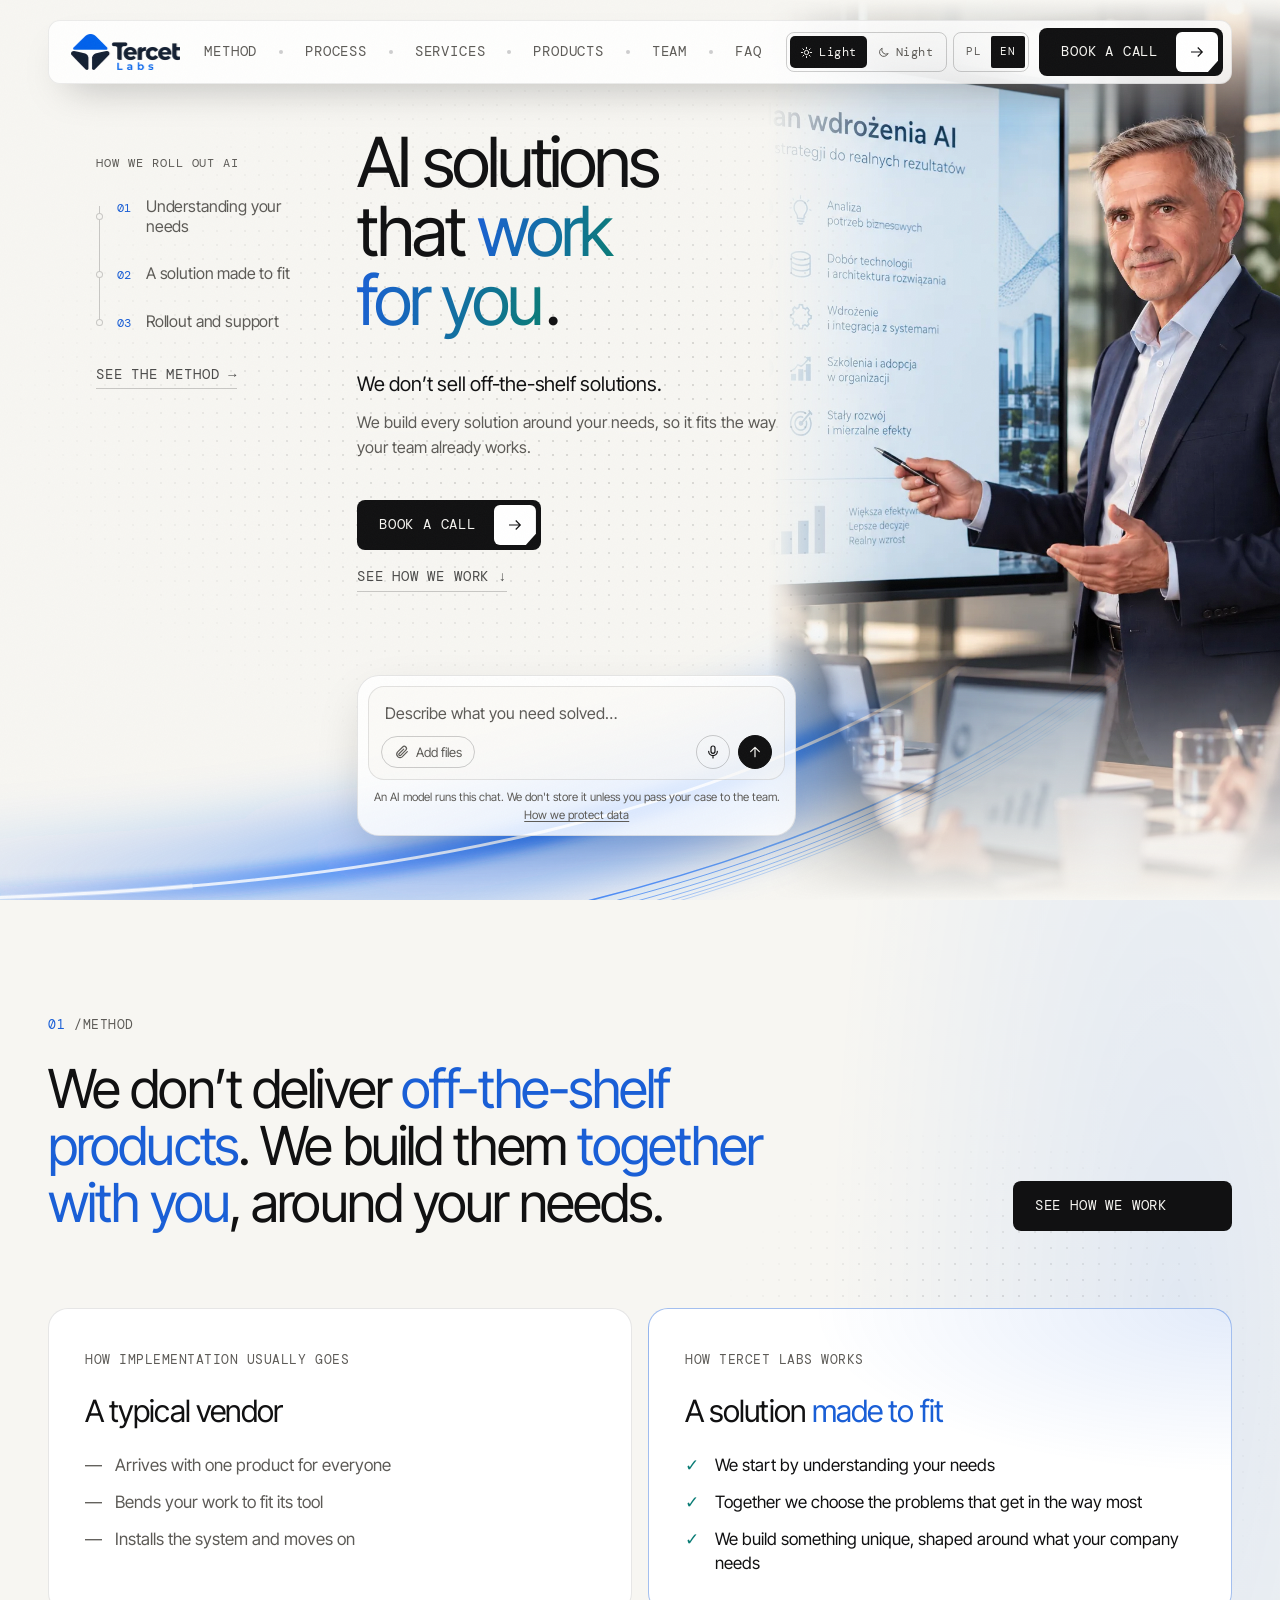
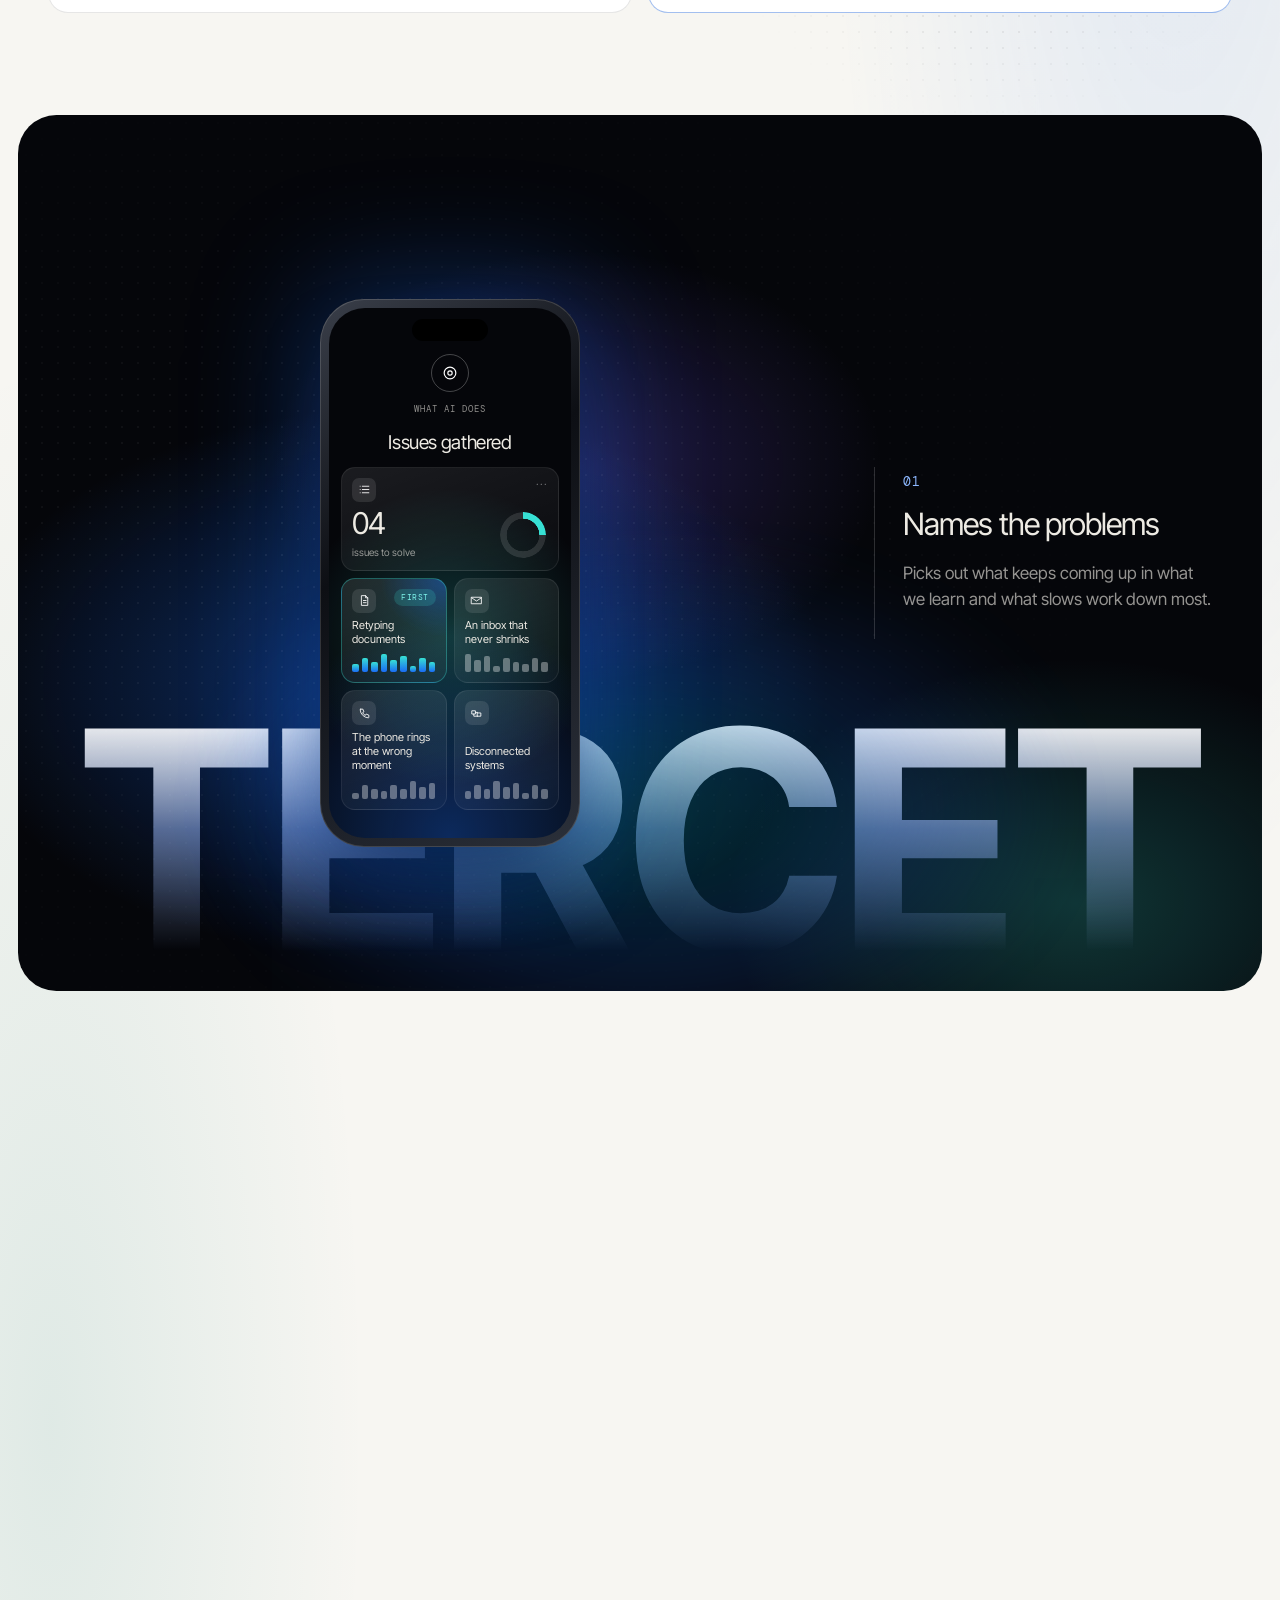
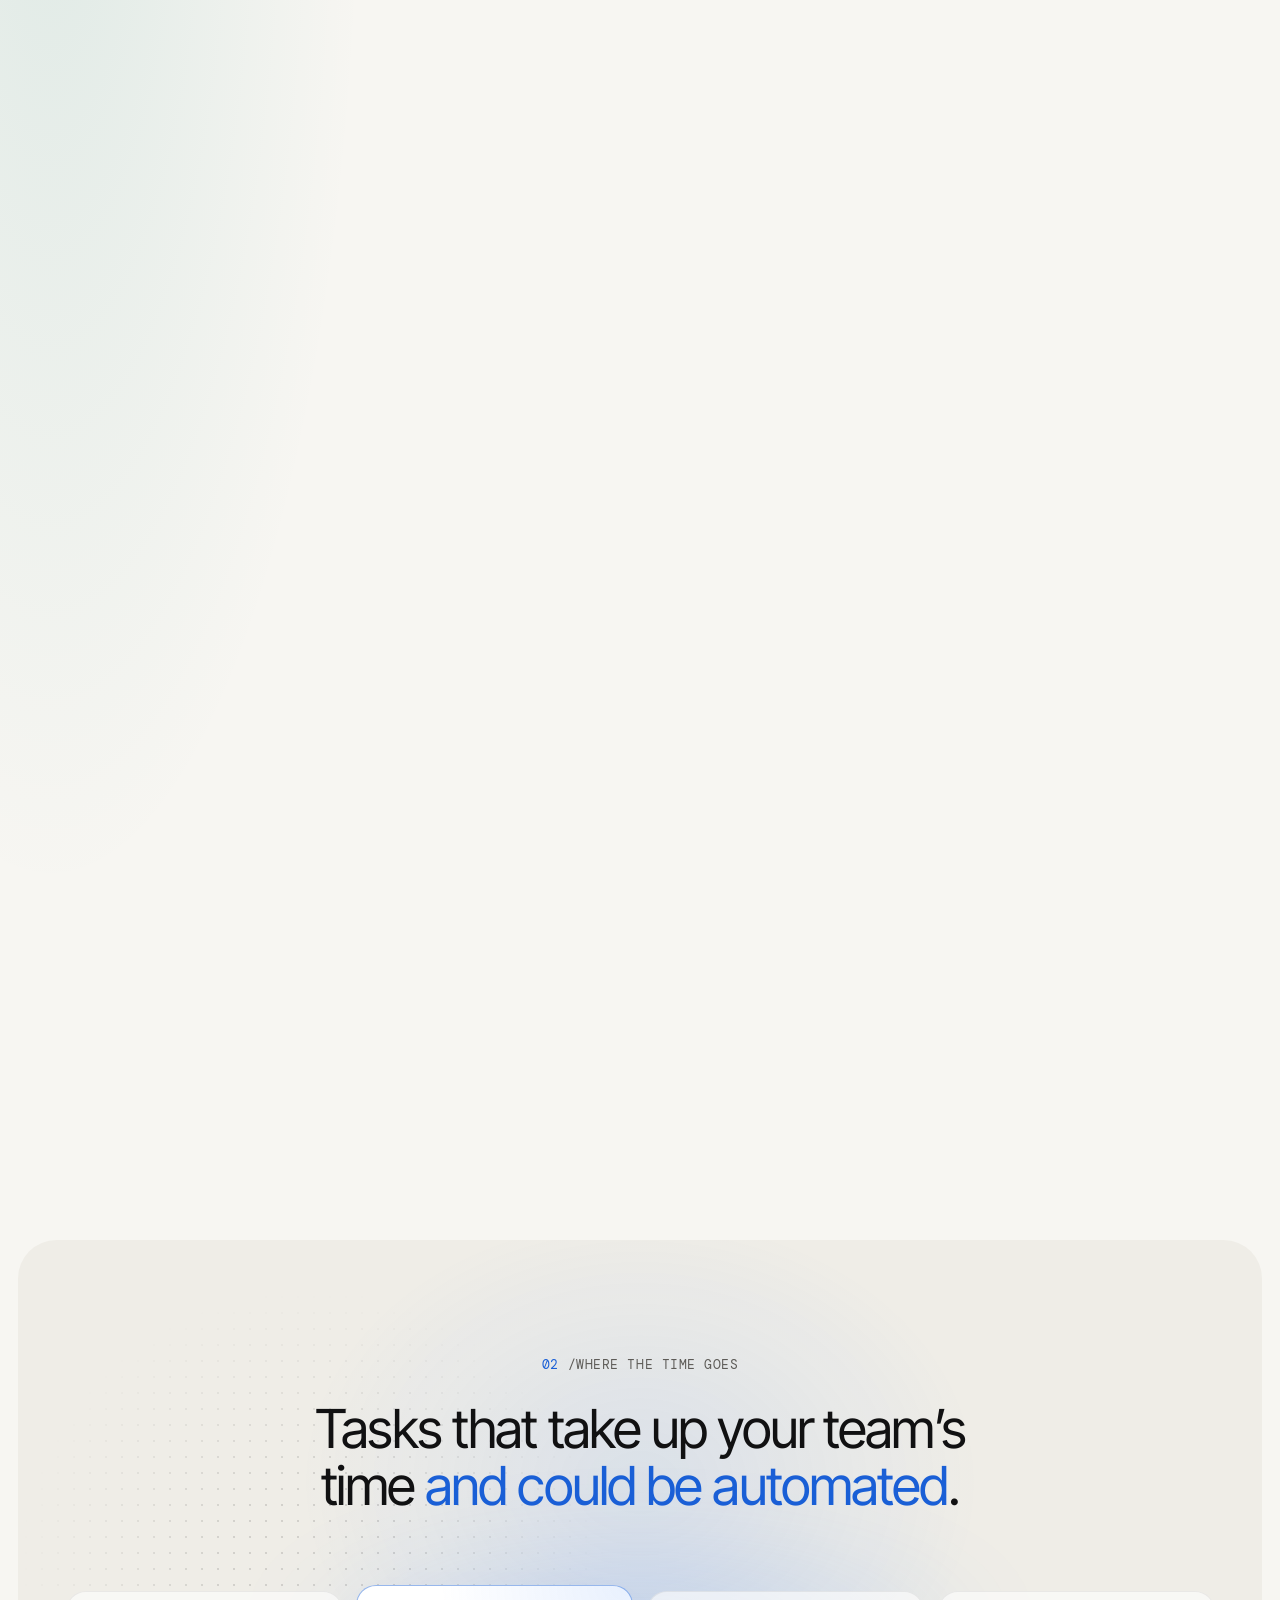
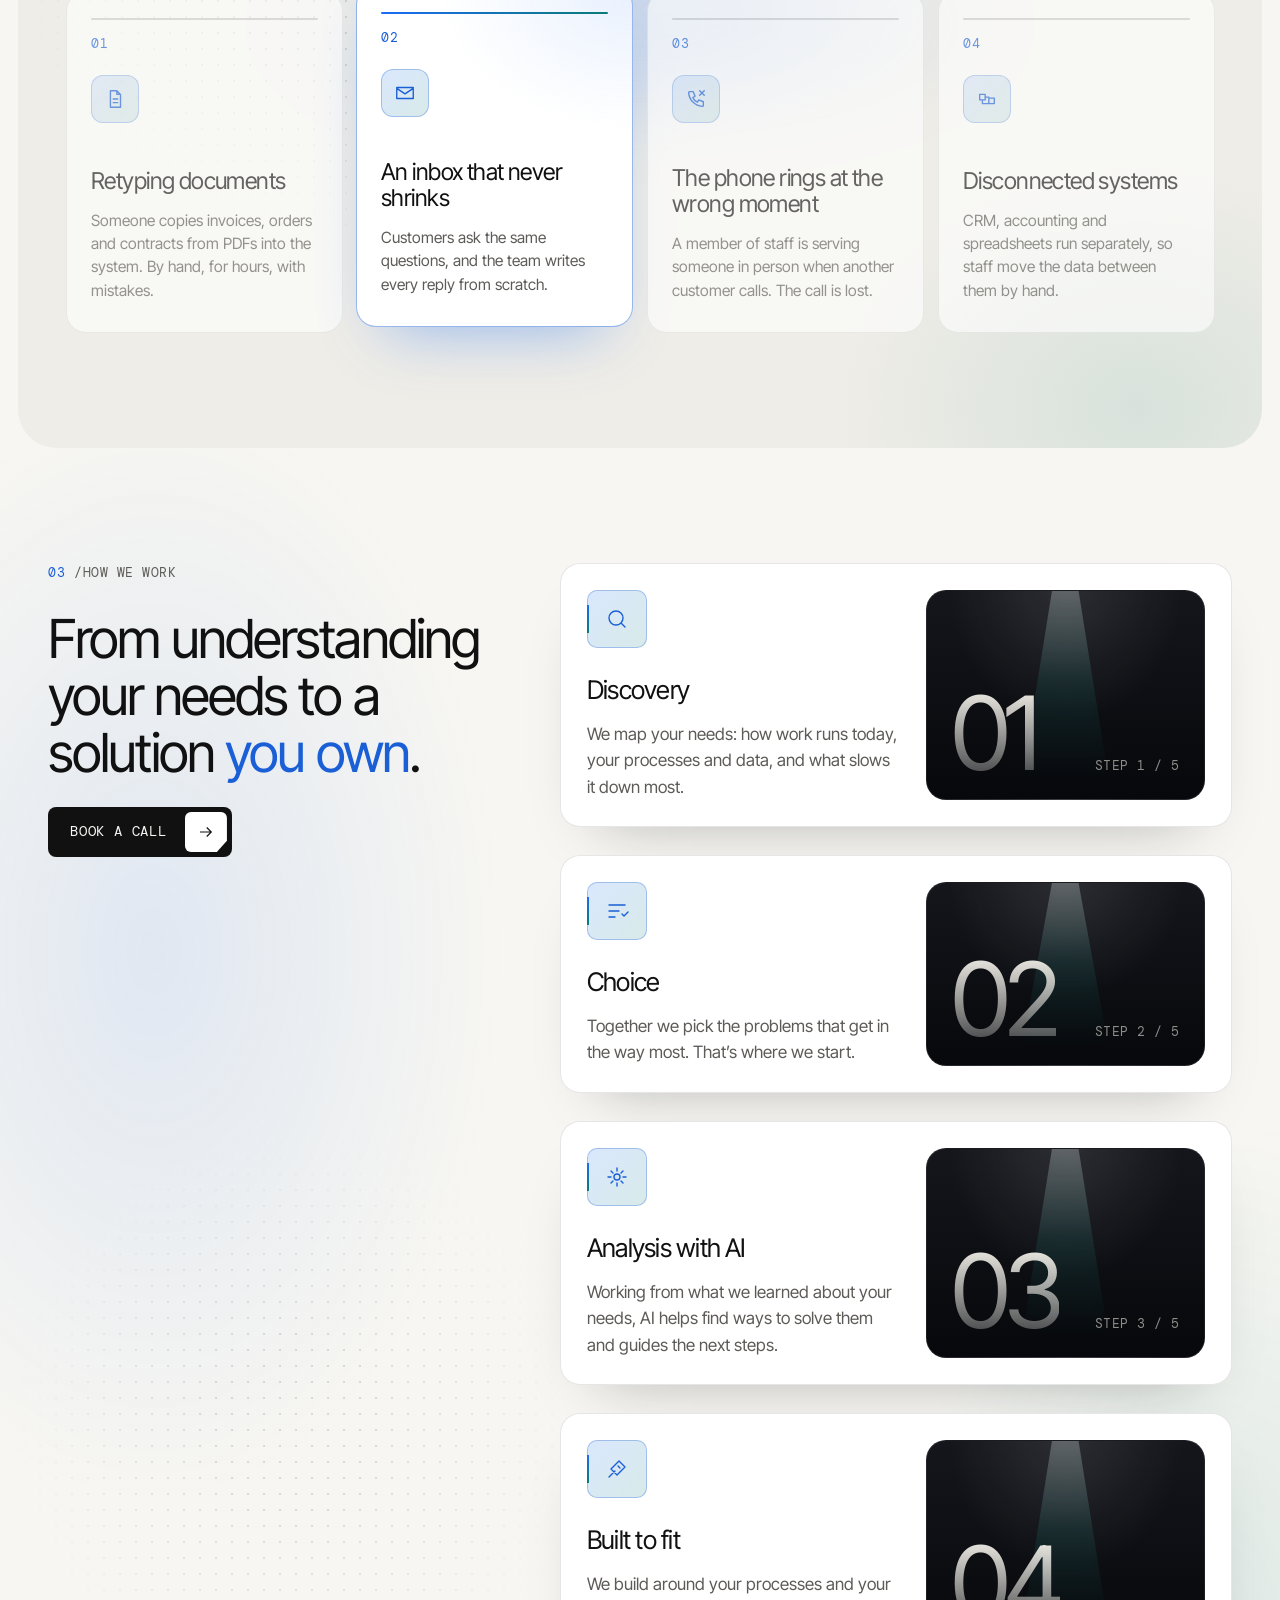
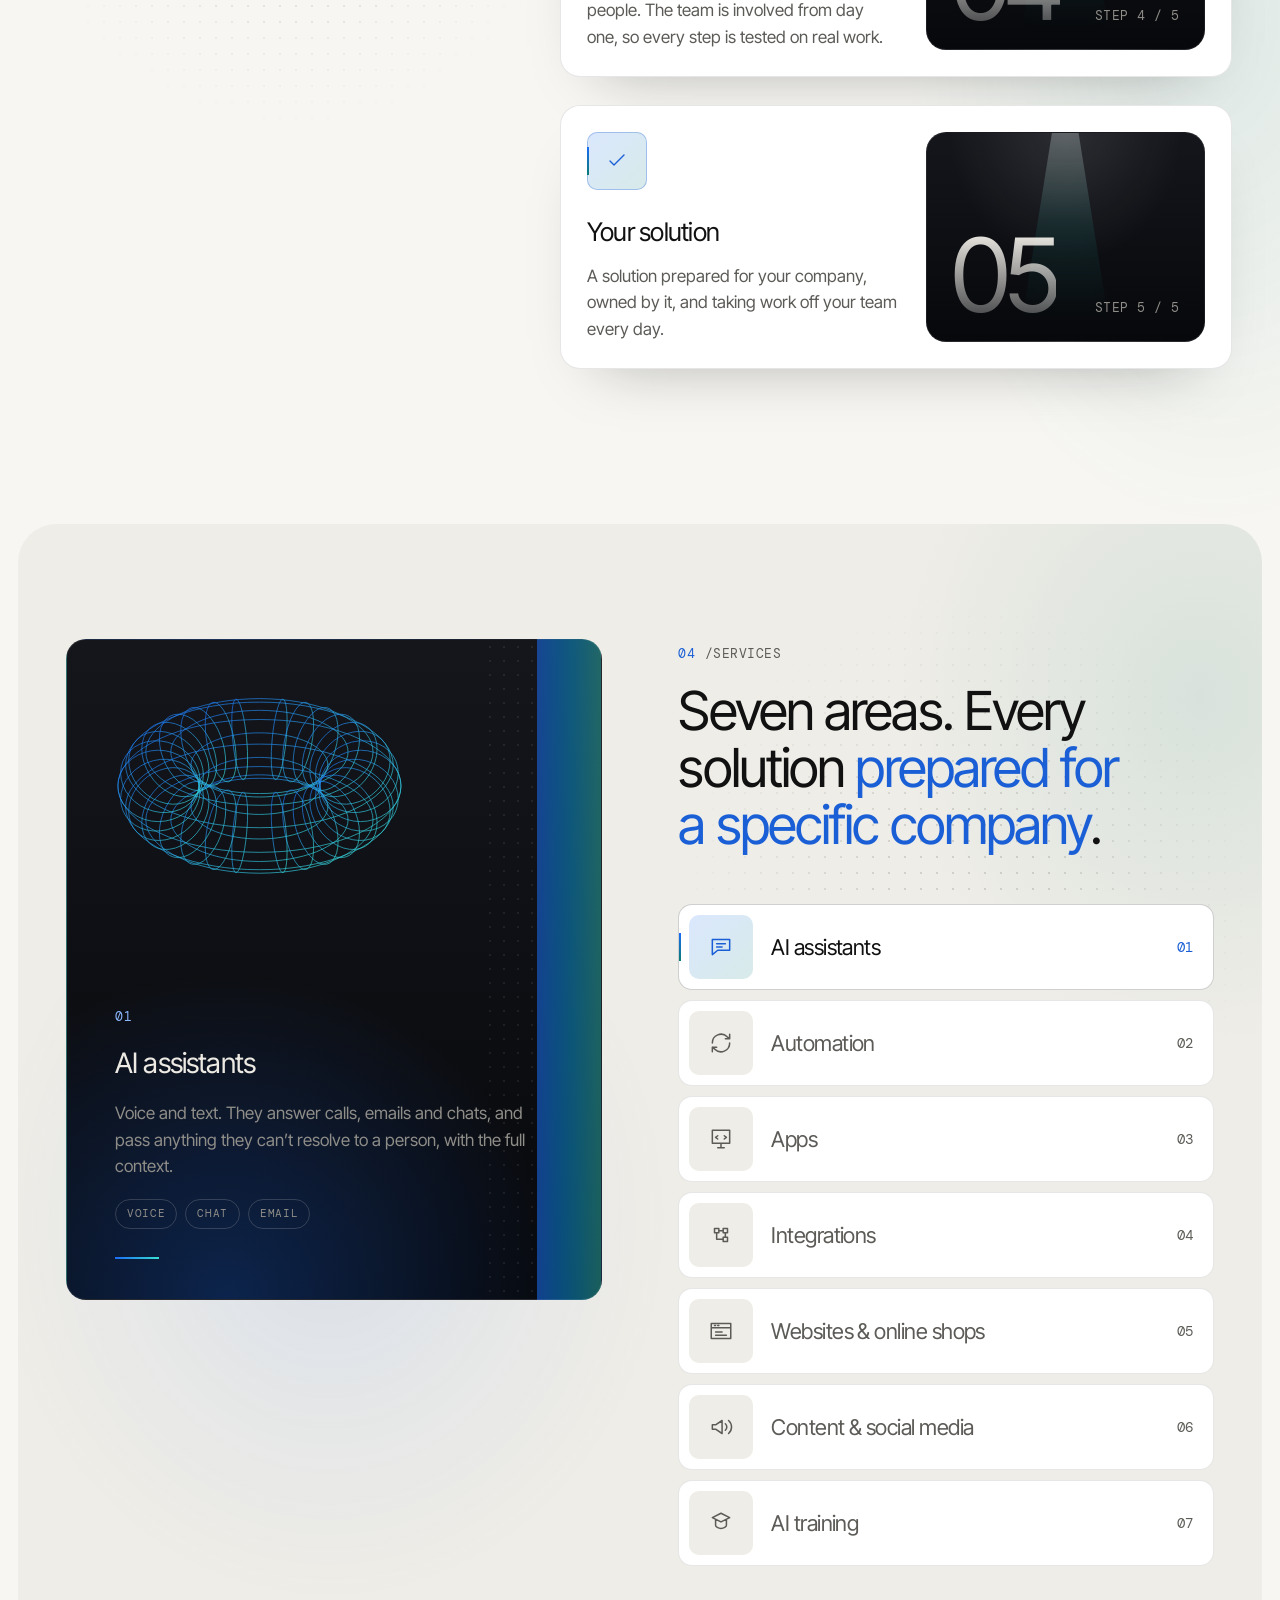
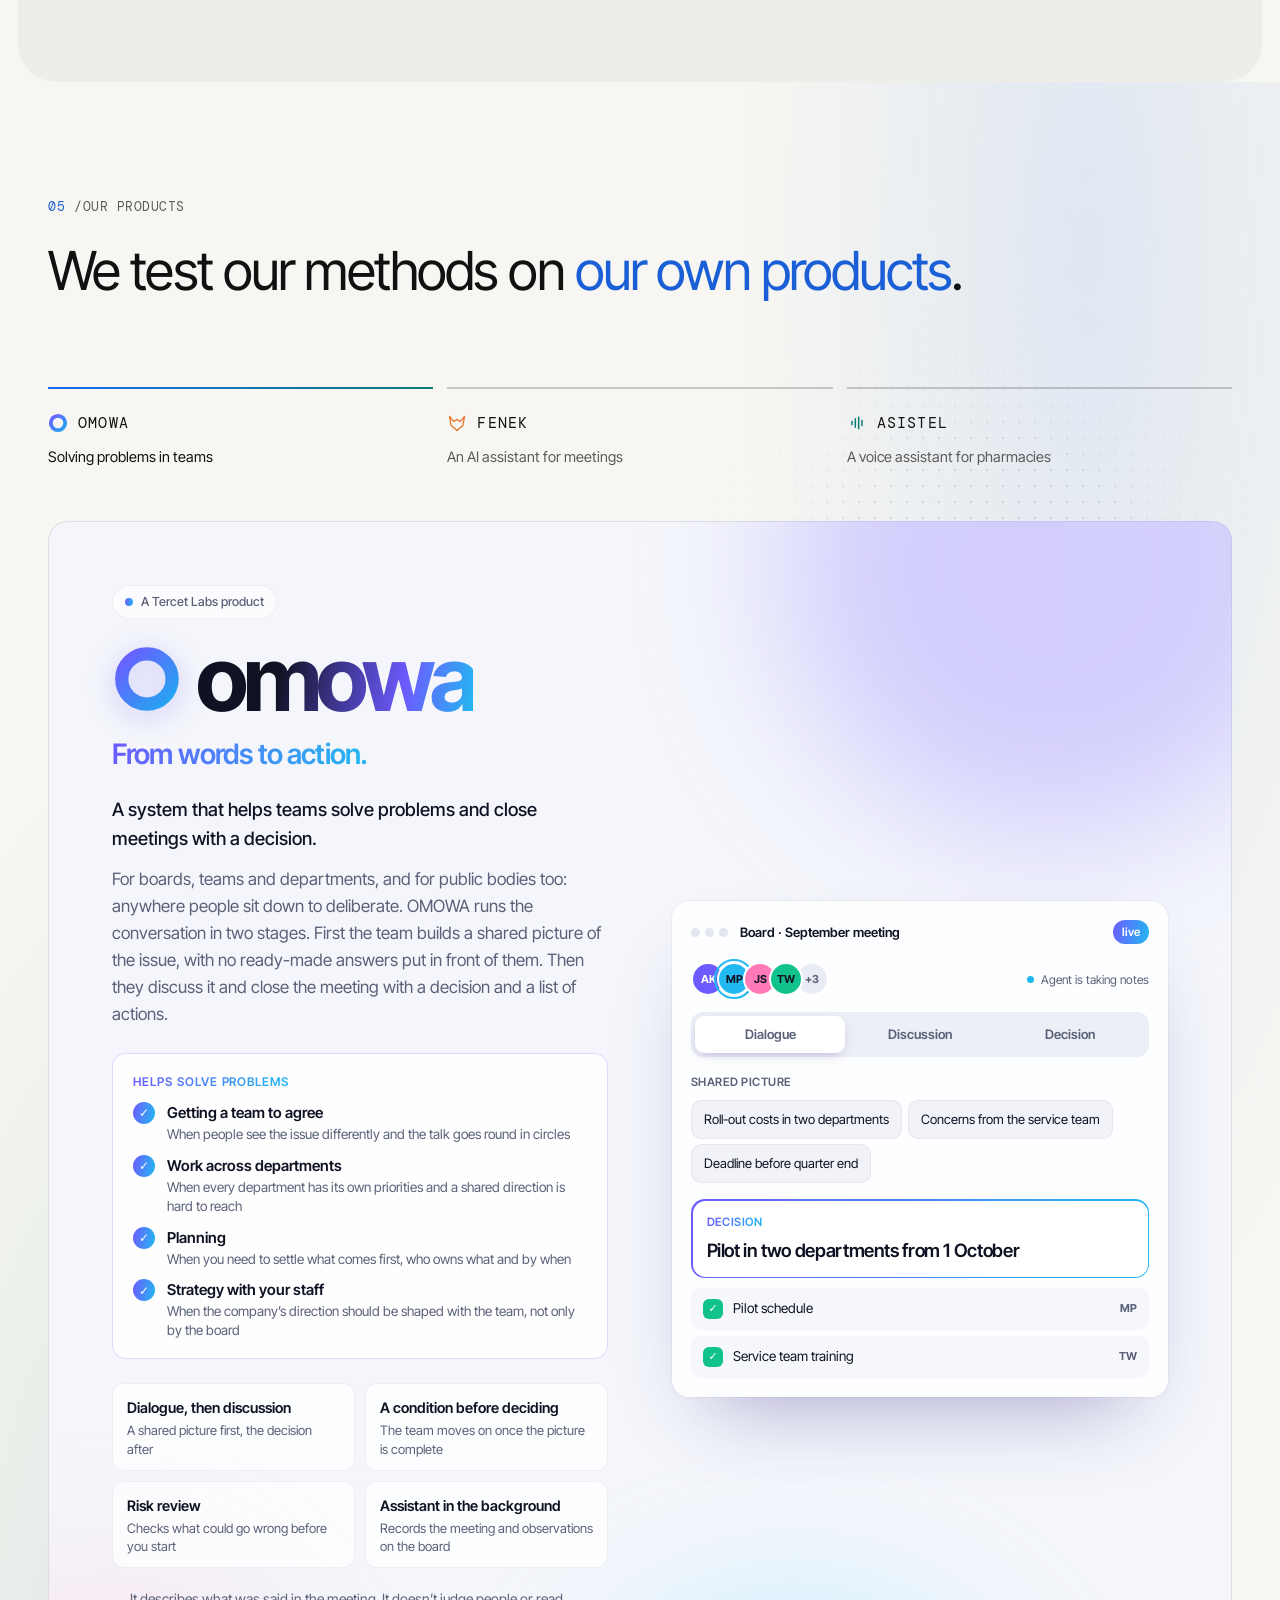
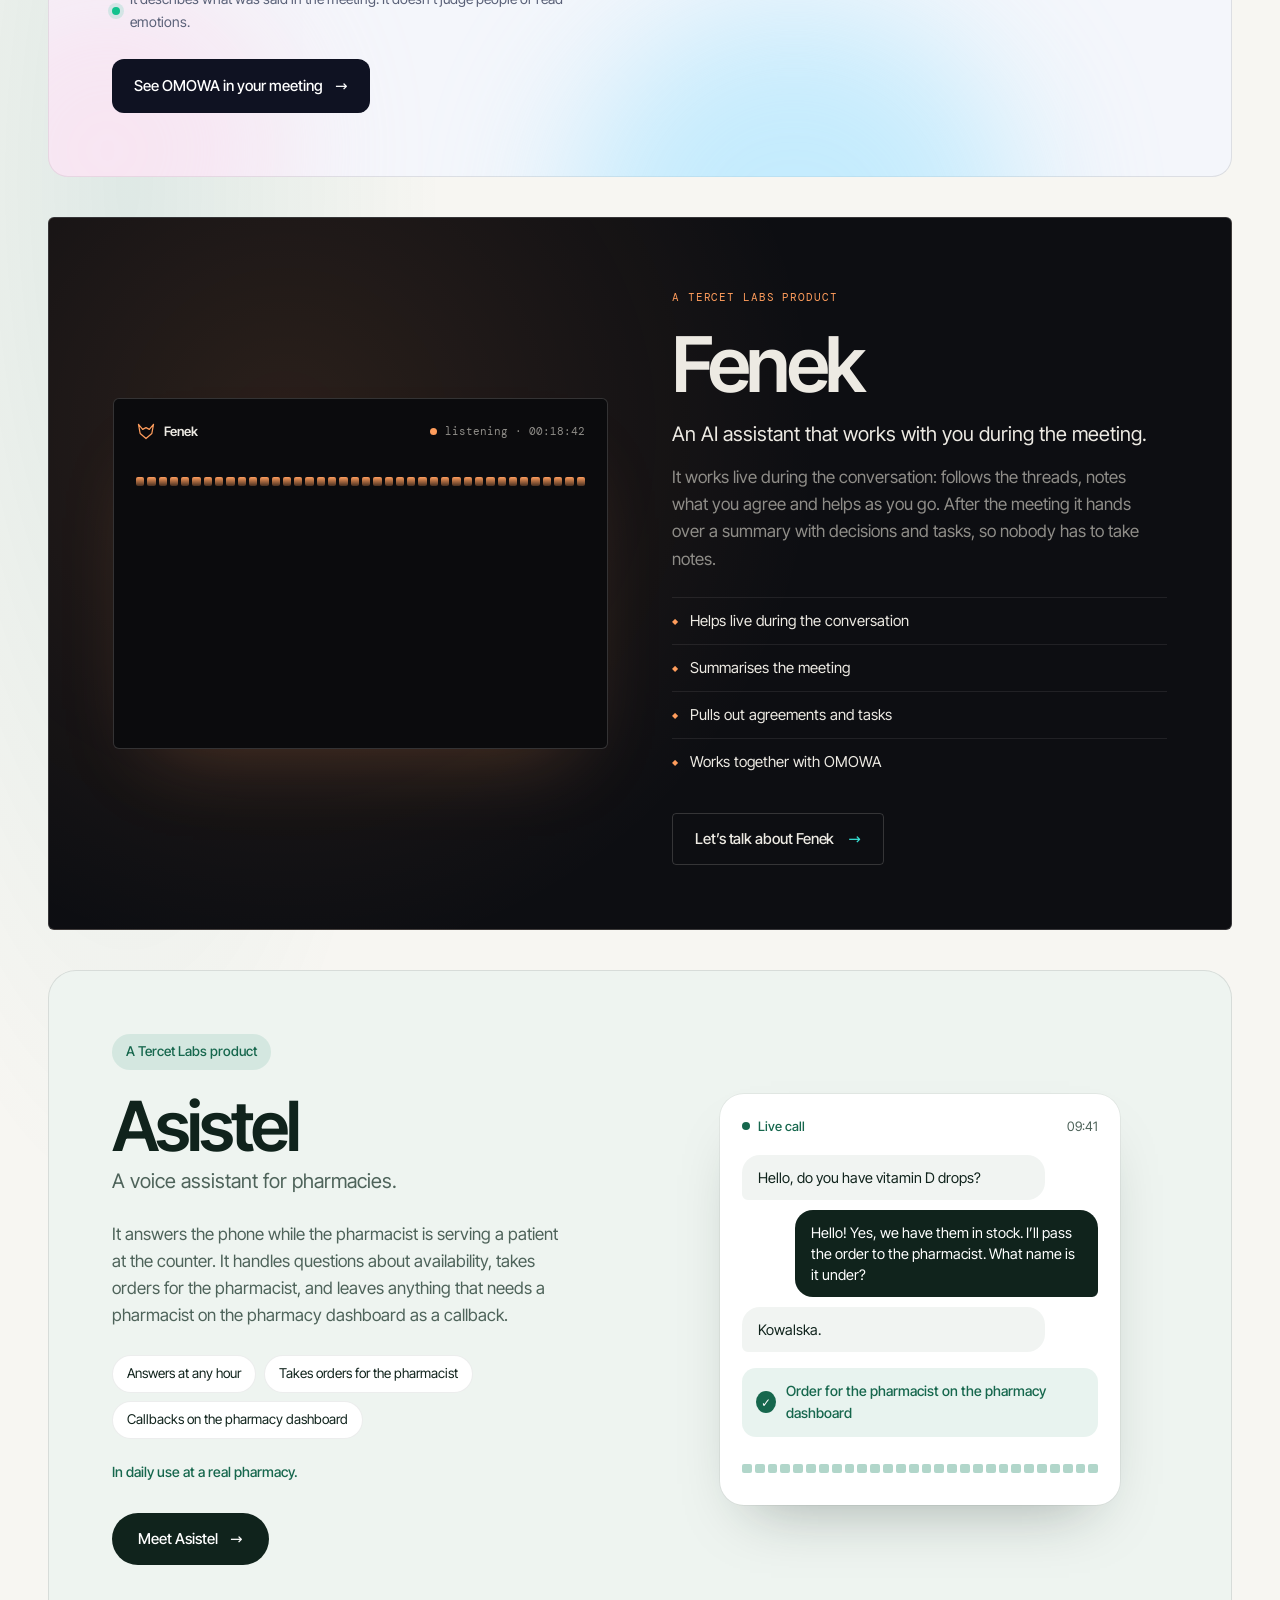
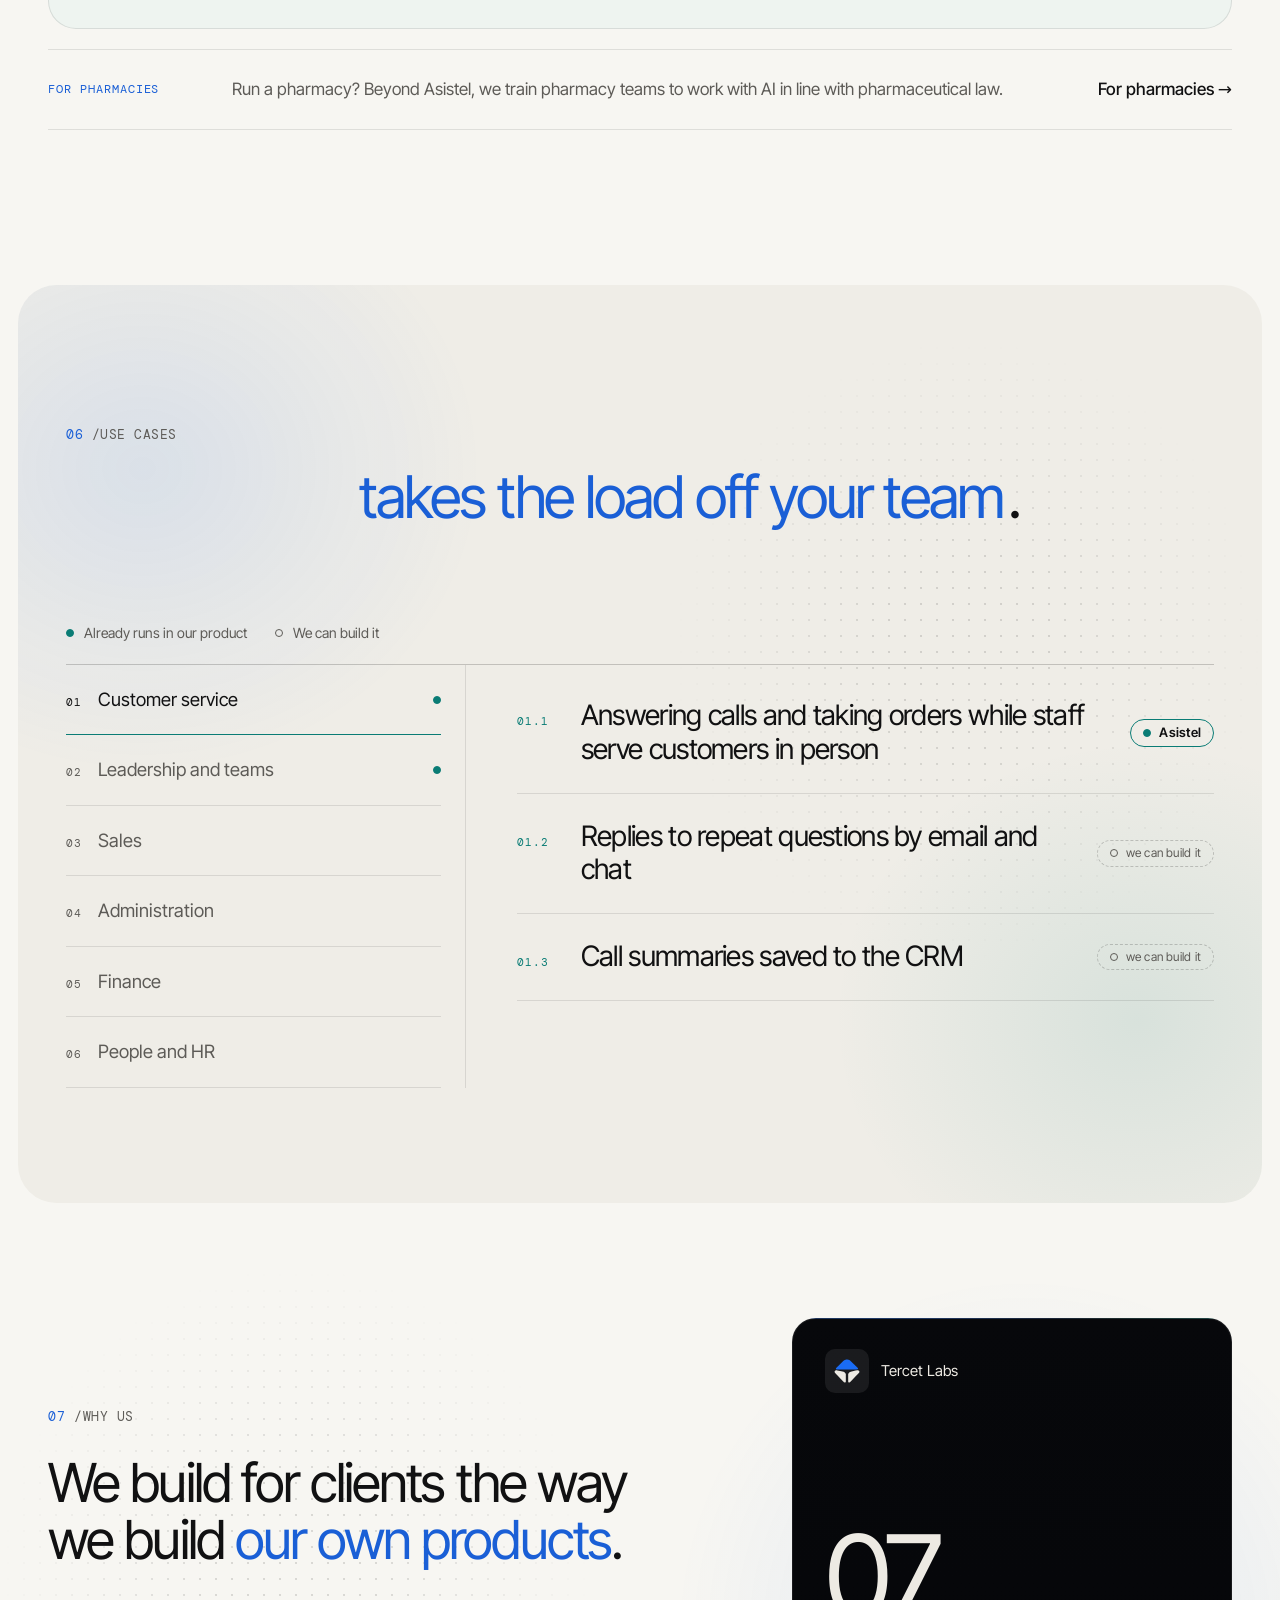
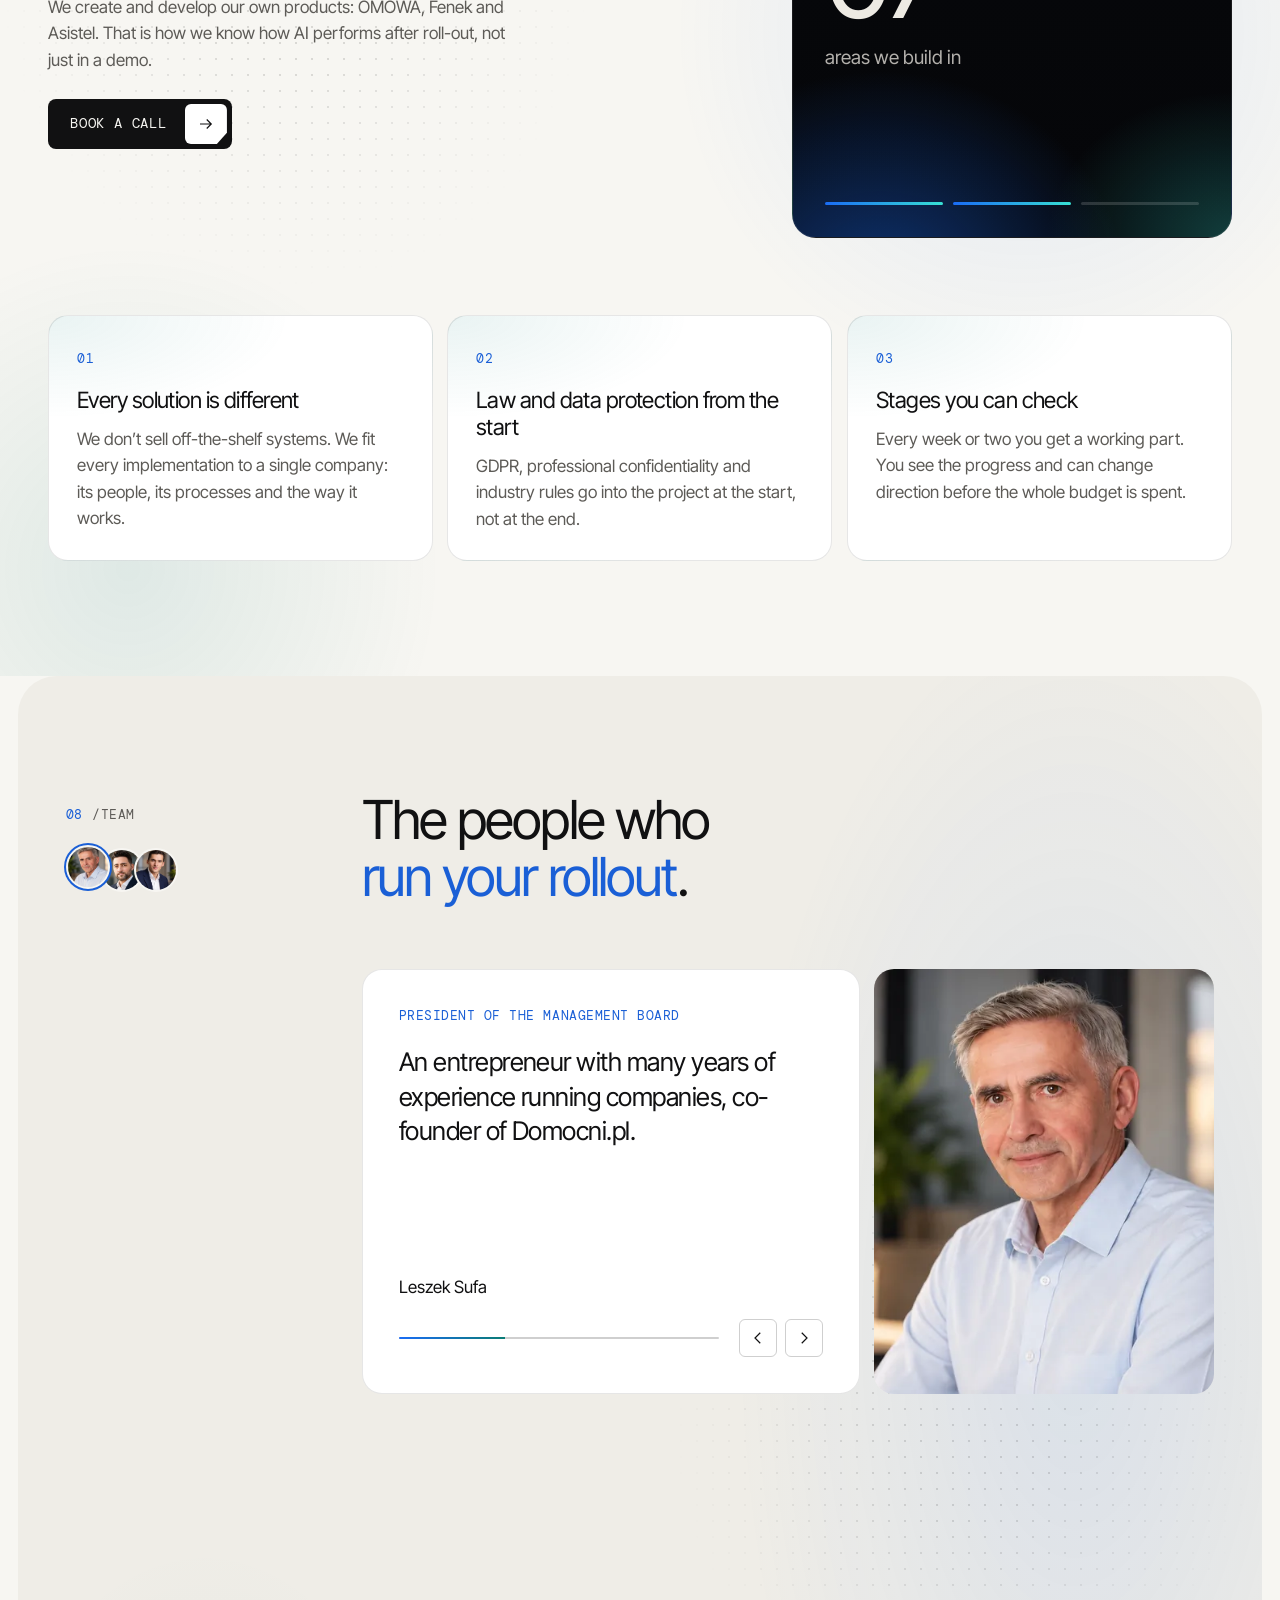
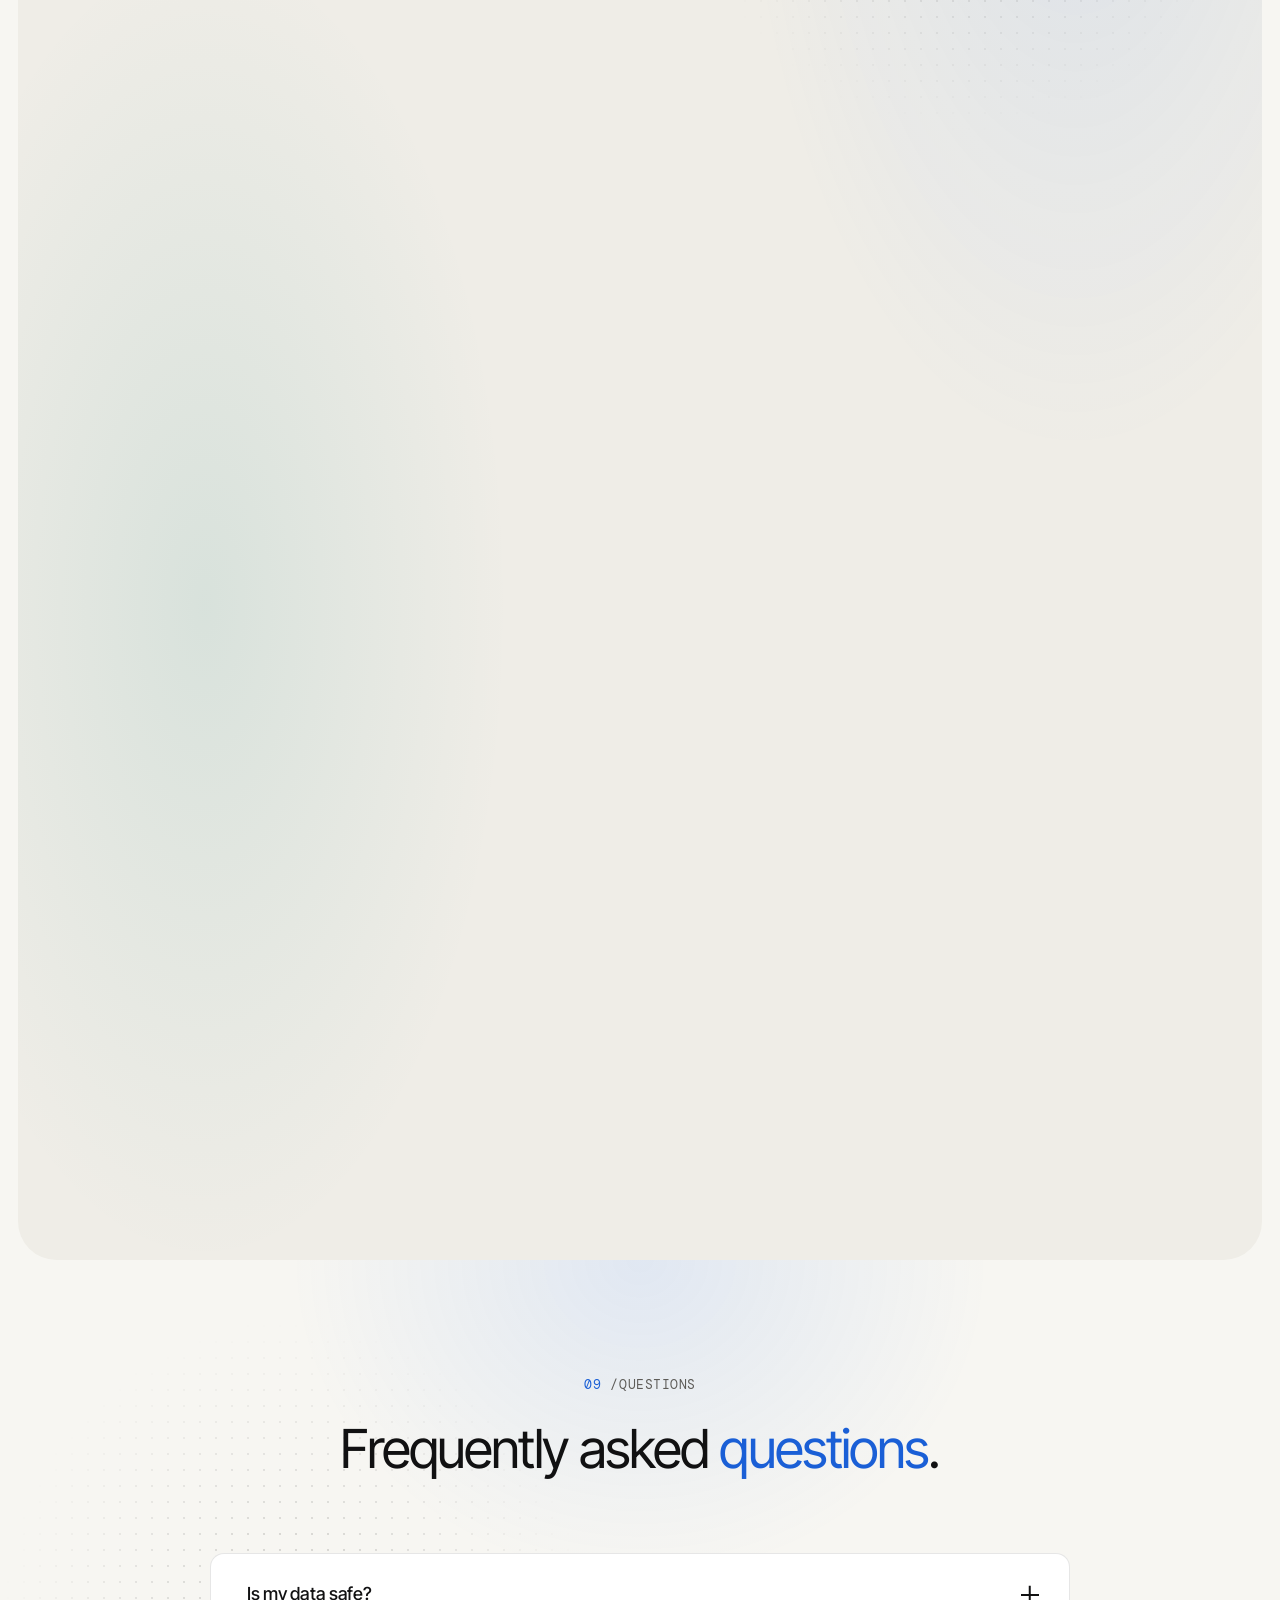
<file: en/index.html>
<!DOCTYPE html><html lang="en"><head><meta charset="utf-8"><script>(function(){const base = "/";

      // Motyw przed pierwszym malowaniem: zapamiętany wybór albo jasny (celowo bez prefers-color-scheme).
      (function () {
        var t = 'light';
        try {
          var z = localStorage.getItem('tercetlabs-theme');
          if (z === 'light' || z === 'dark') t = z;
        } catch (e) {}
        document.documentElement.dataset.theme = t;
        // Znak w nagłówku to największy element pierwszego kadru — pobieramy go od razu, w wariancie tego motywu.
        var l = document.createElement('link');
        l.rel = 'preload';
        l.as = 'image';
        l.type = 'image/webp';
        l.href = base + 'brand/logo-' + (t === 'dark' ? 'ciemne' : 'jasne') + '.webp';
        document.head.appendChild(l);
      })();
    })();</script><meta name="viewport" content="width=device-width, initial-scale=1"><title>Tercet Labs — bringing AI into companies, together with their teams</title><meta name="description" content="We start by understanding your needs, choose together the problems that hold work back most, and use AI to build a solution fitted to your company. The solution is yours to keep."><meta name="theme-color" content="#f7f6f2" data-theme-color><link rel="canonical" href="https://tercetlabs.pl/en/"><link rel="alternate" hreflang="pl" href="https://tercetlabs.pl/"><link rel="alternate" hreflang="en" href="https://tercetlabs.pl/en/"><link rel="alternate" hreflang="x-default" href="https://tercetlabs.pl/"><link rel="icon" type="image/png" sizes="64x64" href="/favicon.png"><link rel="apple-touch-icon" href="/apple-touch-icon.png"><meta property="og:title" content="Tercet Labs — bringing AI into companies, together with their teams"><meta property="og:description" content="We start by understanding your needs, choose together the problems that hold work back most, and use AI to build a solution fitted to your company. The solution is yours to keep."><meta property="og:locale" content="en_GB"><meta property="og:locale:alternate" content="pl_PL"><meta property="og:type" content="website"><meta property="og:image" content="https://tercetlabs.pl/brand/og.png"><meta property="og:image:width" content="1200"><meta property="og:image:height" content="630"><script type="application/ld+json">{"@context":"https://schema.org","@type":"Organization","name":"Tercet Labs sp. z o.o.","legalName":"Tercet Labs spółka z ograniczoną odpowiedzialnością","url":"https://tercetlabs.pl","email":"kontakt@tercetlabs.pl","taxID":"5362006891","address":{"@type":"PostalAddress","streetAddress":"ul. Gen. Lucjana Żeligowskiego 27/18","postalCode":"05-123","addressLocality":"Chotomów","addressCountry":"PL"}}</script><style>@font-face{font-family:Inter Tight Variable;font-style:normal;font-weight:100 900;font-display:swap;src:url(/_astro/inter-tight.CTD_b1qW.woff2)format("woff2-variations");unicode-range:U+??,U+131,U+152-153,U+2BB-2BC,U+2C6,U+2DA,U+2DC,U+304,U+308,U+329,U+2000-206F,U+20AC,U+2122,U+2191,U+2193,U+2212,U+2215,U+FEFF,U+FFFD}@font-face{font-family:Inter Tight Variable;font-style:normal;font-weight:100 900;font-display:swap;src:url(/_astro/inter-tight-ext.DiM_GvHw.woff2)format("woff2-variations");unicode-range:U+100-2BA,U+2BD-2C5,U+2C7-2CC,U+2CE-2D7,U+2DD-2FF,U+304,U+308,U+329,U+1D00-1DBF,U+1E00-1E9F,U+1EF2-1EFF,U+2020,U+20A0-20AB,U+20AD-20C0,U+2113,U+2C60-2C7F,U+A720-A7FF}@font-face{font-family:Instrument Serif;font-style:normal;font-weight:400;font-display:swap;src:url(/_astro/instrument-serif.DdhWG2SM.woff2)format("woff2");unicode-range:U+??,U+131,U+152-153,U+2BB-2BC,U+2C6,U+2DA,U+2DC,U+304,U+308,U+329,U+2000-206F,U+20AC,U+2122,U+2191,U+2193,U+2212,U+2215,U+FEFF,U+FFFD}@font-face{font-family:Instrument Serif;font-style:normal;font-weight:400;font-display:swap;src:url(/_astro/instrument-serif-ext.C7FU8bi1.woff2)format("woff2");unicode-range:U+100-2BA,U+2BD-2C5,U+2C7-2CC,U+2CE-2D7,U+2DD-2FF,U+304,U+308,U+329,U+1D00-1DBF,U+1E00-1E9F,U+1EF2-1EFF,U+2020,U+20A0-20AB,U+20AD-20C0,U+2113,U+2C60-2C7F,U+A720-A7FF}@font-face{font-family:Instrument Serif;font-style:italic;font-weight:400;font-display:swap;src:url(/_astro/instrument-serif-i.BsBw74gu.woff2)format("woff2");unicode-range:U+??,U+131,U+152-153,U+2BB-2BC,U+2C6,U+2DA,U+2DC,U+304,U+308,U+329,U+2000-206F,U+20AC,U+2122,U+2191,U+2193,U+2212,U+2215,U+FEFF,U+FFFD}@font-face{font-family:Instrument Serif;font-style:italic;font-weight:400;font-display:swap;src:url(/_astro/instrument-serif-i-ext.USwdnAgp.woff2)format("woff2");unicode-range:U+100-2BA,U+2BD-2C5,U+2C7-2CC,U+2CE-2D7,U+2DD-2FF,U+304,U+308,U+329,U+1D00-1DBF,U+1E00-1E9F,U+1EF2-1EFF,U+2020,U+20A0-20AB,U+20AD-20C0,U+2113,U+2C60-2C7F,U+A720-A7FF}@font-face{font-family:DM Mono;font-style:normal;font-weight:400;font-display:swap;src:url(/_astro/dm-mono-400.B4PNi-Jp.woff2)format("woff2");unicode-range:U+??,U+131,U+152-153,U+2BB-2BC,U+2C6,U+2DA,U+2DC,U+304,U+308,U+329,U+2000-206F,U+20AC,U+2122,U+2191,U+2193,U+2212,U+2215,U+FEFF,U+FFFD}@font-face{font-family:DM Mono;font-style:normal;font-weight:400;font-display:swap;src:url(/_astro/dm-mono-400-ext.CEPR5thp.woff2)format("woff2");unicode-range:U+100-2BA,U+2BD-2C5,U+2C7-2CC,U+2CE-2D7,U+2DD-2FF,U+304,U+308,U+329,U+1D00-1DBF,U+1E00-1E9F,U+1EF2-1EFF,U+2020,U+20A0-20AB,U+20AD-20C0,U+2113,U+2C60-2C7F,U+A720-A7FF}@font-face{font-family:DM Mono;font-style:normal;font-weight:500;font-display:swap;src:url(/_astro/dm-mono-500.DOEb2sS3.woff2)format("woff2");unicode-range:U+??,U+131,U+152-153,U+2BB-2BC,U+2C6,U+2DA,U+2DC,U+304,U+308,U+329,U+2000-206F,U+20AC,U+2122,U+2191,U+2193,U+2212,U+2215,U+FEFF,U+FFFD}@font-face{font-family:DM Mono;font-style:normal;font-weight:500;font-display:swap;src:url(/_astro/dm-mono-500-ext.BDk6y0Kt.woff2)format("woff2");unicode-range:U+100-2BA,U+2BD-2C5,U+2C7-2CC,U+2CE-2D7,U+2DD-2FF,U+304,U+308,U+329,U+1D00-1DBF,U+1E00-1E9F,U+1EF2-1EFF,U+2020,U+20A0-20AB,U+20AD-20C0,U+2113,U+2C60-2C7F,U+A720-A7FF}:root{color-scheme:light;--bg:#f7f6f2;--bg-2:#efede7;--surface:#fff;--text-rgb:17, 17, 18;--line:#1111121a;--line-strong:#11111233;--text:#111112;--muted:#5d5b57;--brand:#1a6cf5;--accent:#1a5fd6;--accent-dim:#1a5fd61f;--glow:#0a7c75;--glow-dim:#0a7c751f;--shine:#37e0d4;--sygnet-skrzydlo:#24335e;--nav-bg:#f7f6f2fb;--chip-bg:#ffffffb8;--card-bg:#fff;--btn-solid-hover-bg:var(--brand);--btn-solid-hover-fg:#fff;--btn-solid-hover-arr:#fff;--grain-opacity:.025;--island-ring:#1111121a;--aura-opacity:.45;--paper:#0f0f11;--ink:#edeae3;--ink-muted:#8f8d88;--ink-line:#edeae31f;--sans:"Inter Tight Variable", "Inter Tight", system-ui, -apple-system, "Segoe UI", sans-serif;--serif:"Instrument Serif", "Times New Roman", Georgia, serif;--mono:"JetBrains Mono", ui-monospace, "SFMono-Regular", Consolas, monospace;--gutter:clamp(20px, 4vw, 48px);--max:1280px;--radius:4px;--ease:cubic-bezier(.2, .7, .1, 1)}:root[data-theme=dark],:root:not([data-theme=dark]) .inverse,.tone-dark{color-scheme:dark;--bg:#0a0a0b;--bg-2:#0f0f11;--surface:#141416;--text-rgb:237, 234, 227;--line:#edeae317;--line-strong:#edeae32e;--text:#edeae3;--muted:#8f8d88;--brand:#1a6cf5;--accent:#8db8ff;--accent-dim:#8db8ff29;--glow:#37e0d4;--glow-dim:#37e0d429;--shine:#fff;--sygnet-skrzydlo:#e9edf5;--nav-bg:#0a0a0bf7;--chip-bg:#0a0a0b99;--card-bg:#111114;--btn-solid-hover-bg:#fff;--btn-solid-hover-fg:#0a0a0b;--btn-solid-hover-arr:var(--brand);--grain-opacity:.035;--island-ring:transparent;--aura-opacity:1}:root[data-theme=dark]{--paper:#f2f0ea;--ink:#111112;--ink-muted:#5d5b57;--ink-line:#1111121f}.tone-dark{color:var(--text)}*,:before,:after{box-sizing:border-box}.theme-switching body,.theme-switching body *,.theme-switching body :before,.theme-switching body :after{transition:background-color .4s var(--ease), color .4s var(--ease), border-color .4s var(--ease), fill .4s var(--ease), stroke .4s var(--ease)!important}html{scroll-behavior:smooth;-webkit-text-size-adjust:100%}body{background:var(--bg);color:var(--text);font-family:var(--sans);font-feature-settings:"ss01", "cv11";-webkit-font-smoothing:antialiased;margin:0;font-size:17px;line-height:1.6;overflow-x:hidden}body:before{content:"";pointer-events:none;z-index:100;opacity:var(--grain-opacity);background-image:url("data:image/svg+xml,%3Csvg xmlns='http://www.w3.org/2000/svg' width='160' height='160'%3E%3Cfilter id='n'%3E%3CfeTurbulence type='fractalNoise' baseFrequency='.9' numOctaves='2' stitchTiles='stitch'/%3E%3C/filter%3E%3Crect width='100%25' height='100%25' filter='url(%23n)'/%3E%3C/svg%3E");position:fixed;inset:0}img,svg{max-width:100%;display:block}a{color:inherit;text-decoration:none}::selection{background:var(--glow);color:var(--bg)}.wrap{width:100%;max-width:var(--max);padding-inline:var(--gutter);margin-inline:auto}em{font-family:var(--serif);letter-spacing:-.01em;font-style:italic;font-weight:400}.mono{font-family:var(--mono);letter-spacing:.08em;text-transform:uppercase;font-size:12px}.btn{--h:52px;height:var(--h);border-radius:var(--radius);font-family:var(--sans);letter-spacing:-.005em;cursor:pointer;transition:background .35s var(--ease), color .35s var(--ease), border-color .35s var(--ease), translate .4s var(--ease);white-space:nowrap;translate:var(--bx,0px) var(--by,0px);border:1px solid #0000;align-items:center;gap:14px;padding-inline:22px;font-size:15px;font-weight:500;display:inline-flex}.btn .arr{color:var(--glow);transition:transform .35s var(--ease)}.btn:hover .arr{transform:translate(4px)}.btn--solid{background:var(--text);color:var(--bg)}.btn--solid .arr{color:var(--brand)}.btn--solid:hover{background:var(--btn-solid-hover-bg);color:var(--btn-solid-hover-fg)}.btn--solid:hover .arr{color:var(--btn-solid-hover-arr)}.btn--ghost{border-color:var(--line-strong);color:var(--text)}.btn--ghost:hover{border-color:var(--text)}.sec{border-top:1px solid var(--line);padding-block:clamp(96px,13vw,180px);position:relative}.sec-head{grid-template-columns:repeat(12,1fr);gap:24px;margin-bottom:clamp(56px,7vw,96px);display:grid}.sec-head .mono{color:var(--muted);grid-column:1/4;padding-top:.9em}.sec-head .mono:before{content:"";background:linear-gradient(135deg, var(--brand), var(--glow));clip-path:polygon(50% 0,100% 100%,0 100%);width:.62em;height:.55em;transition:transform 1.2s var(--ease) .3s;margin-right:.7em;display:inline-block;transform:rotate(-90deg)}.sec-head .mono.is-in:before{transform:rotate(180deg)}.sec:hover .sec-head .mono:before{transition-duration:2.4s;transform:rotate(540deg)}.sec-head h2{letter-spacing:-.035em;text-wrap:balance;grid-column:4/13;margin:0;font-size:clamp(2.1rem,4.6vw,4rem);font-weight:500;line-height:1.04}.sec-head h2 em{color:var(--accent);font-size:1.08em}.sec-head h2 em,.hero h1 em{background:linear-gradient(100deg, var(--accent) 0%, var(--accent) 38%, var(--shine) 46%, var(--glow) 54%, var(--accent) 62%, var(--accent) 100%);color:#0000;background-position:100% 0;background-size:260% 100%;-webkit-background-clip:text;background-clip:text;padding-right:.08em}.is-in .line-mask>span em,.line-mask.is-in>span em{animation:blysk 2.2s var(--ease) .6s both}.sec-head h2:hover em{animation:blysk-hover 1.6s var(--ease) both}@keyframes blysk{0%{background-position:100% 0}to{background-position:0 0}}@keyframes blysk-hover{0%{background-position:100% 0}to{background-position:0 0}}[data-spot]{isolation:isolate;position:relative}[data-spot]:after{content:"";z-index:-1;pointer-events:none;background:radial-gradient(320px circle at var(--mx,50%) var(--my,50%), var(--glow-dim), transparent 70%);opacity:0;transition:opacity .45s var(--ease);position:absolute;inset:0}[data-spot]:hover:after{opacity:1}.inverse [data-spot]:after{background:radial-gradient(320px circle at var(--mx,50%) var(--my,50%), #1a6cf51a, transparent 70%)}@media (width<=860px){.sec-head{grid-template-columns:1fr;gap:18px}.sec-head .mono,.sec-head h2{grid-column:auto;padding-top:0}}[data-reveal]{opacity:0;transition:opacity 1.1s var(--ease), transform 1.4s var(--ease), filter 1.1s var(--ease);transition-delay:var(--d,0s);will-change:transform, opacity;transform:translateY(64px)}[data-reveal=left]{transform:translate(-96px)}[data-reveal=right]{transform:translate(96px)}[data-reveal=zoom]{filter:blur(10px);transform:scale(.82)}.hero,.sec,.inverse,.foot{overflow-x:clip}[data-parallax]{will-change:transform}[data-reveal].is-in{opacity:1;filter:none;transform:none}.line-mask{padding-bottom:.08em;display:block;overflow:hidden}.line-mask>span{transition:transform 1.1s var(--ease);transition-delay:var(--d,0s);display:block;transform:translateY(105%)}.is-in .line-mask>span,.line-mask.is-in>span{transform:none}@media (prefers-reduced-motion:reduce){html{scroll-behavior:auto}[data-reveal],.line-mask>span{opacity:1!important;transition:none!important;transform:none!important}*,:before,:after{animation-duration:.001ms!important;animation-iteration-count:1!important}}.sr-only{clip:rect(0 0 0 0);white-space:nowrap;width:1px;height:1px;position:absolute;overflow:hidden}:focus-visible{outline:1px solid var(--accent);outline-offset:3px}:root{--r-karta:20px;--r-btn:8px;--cien:0 18px 52px -14px #11111238;--szklo:#ffffffd6;--szklo-line:#1111121a;--szklo-blysk:inset 0 1px 0 #ffffffe6;--display:var(--sans);--z-btn-bg:#111112;--z-btn-fg:#f7f6f2;--z-btn-kafel:#fff;--z-btn-kafel-fg:#111112;--z-wstega-1:#1a6cf5;--z-wstega-2:#37e0d4;--z-kropki:#11111217;--z-panel-gora:#14161c;--z-panel-dol:#07080b;--z-panel-glebia:#050609;--z-kapsula:#ffffffd6;--z-kapsula-pelna:#fffffff5;--z-kapsula-linia:#11111214;--z-na-ciemnym:#edeae3}:root[data-theme=dark],.tone-dark{--bg:#050507;--bg-2:#0b0c10;--surface:#0d0e12;--card-bg:#0d0e12;--cien:0 18px 52px -14px #0009;--szklo:#101218d1;--szklo-line:#ffffff1f;--szklo-blysk:inset 0 1px 0 #ffffff24;--z-btn-bg:#17181d;--z-btn-fg:#edeae3;--z-btn-kafel:#fff;--z-btn-kafel-fg:#0a0a0b;--z-kropki:#ffffff17;--nav-bg:#050507e6;--z-kapsula:#0e0f13d1;--z-kapsula-pelna:#0a0b0ef2;--z-kapsula-linia:#ffffff14}.tone-dark{background:var(--bg)}:root{--mono:"DM Mono", ui-monospace, "SFMono-Regular", Consolas, monospace}em{font-family:inherit;font-style:normal;font-weight:inherit;letter-spacing:inherit}.sec-head h2 em,.hero h1 em{font-size:1em}[hidden]{display:none!important}.z-label{font-family:var(--mono);letter-spacing:.04em;text-transform:uppercase;color:var(--muted);gap:.7em;margin:0;font-size:13px;display:inline-flex}.z-label b{color:var(--accent);font-weight:400}.z-h{letter-spacing:-.035em;text-wrap:balance;margin:0;font-size:clamp(2.2rem,4.2vw,3.4rem);font-weight:400;line-height:1.06}.z-h em{color:var(--accent)}.z-lead{color:var(--muted);max-width:46ch;margin:0;font-size:17px;line-height:1.55}.z-btn{--bx:0px;--by:0px;border-radius:var(--r-btn);background:var(--z-btn-bg);height:50px;color:var(--z-btn-fg);font-family:var(--mono);letter-spacing:.06em;text-transform:uppercase;white-space:nowrap;cursor:pointer;translate:var(--bx) var(--by);transition:translate .4s var(--ease), background .35s var(--ease);border:0;align-items:center;gap:18px;padding:0 5px 0 22px;font-size:13.5px;display:inline-flex}.z-btn .kafel{background:var(--z-btn-kafel);width:42px;height:40px;color:var(--z-btn-kafel-fg);clip-path:polygon(0 0,100% 0,100% 72%,76% 100%,0 100%);transition:background .35s var(--ease), color .35s var(--ease);border-radius:6px;place-items:center;display:grid}.z-btn .kafel svg{fill:none;stroke:currentColor;stroke-width:1.6px;width:18px;height:18px;transition:transform .35s var(--ease)}.z-btn:hover .kafel{background:linear-gradient(135deg, var(--brand), var(--glow));color:#fff}.z-btn:hover .kafel svg{transform:translate(3px)}.z-btn--jasny{--z-btn-bg:#fff;--z-btn-fg:#0a0a0b;--z-btn-kafel:#0a0a0b;--z-btn-kafel-fg:#fff}.z-karta{border-radius:var(--r-karta);background:var(--card-bg);border:1px solid var(--line);position:relative;overflow:hidden}.z-kropki{background-image:radial-gradient(var(--z-kropki) 1.1px, transparent 1.3px);background-size:14px 14px}.z-sec{padding-block:clamp(80px,9vw,132px);position:relative;overflow-x:clip}.z-head{grid-template-columns:minmax(0,1fr) auto;align-items:end;gap:24px 40px;margin-bottom:clamp(48px,6vw,80px);display:grid}.z-head .z-label{grid-column:1/-1}.z-head--srodek{text-align:center;grid-template-columns:1fr;justify-items:center}@media (width<=860px){.z-head{grid-template-columns:1fr}}.z-slowa .s{opacity:0;filter:blur(10px);transition:opacity .9s var(--ease), filter .9s var(--ease), transform .9s var(--ease);transition-delay:calc(var(--i,0) * 45ms);display:inline-block;transform:translateY(.25em)}.z-slowa.is-in .s{opacity:1;filter:none;transform:none}@media (prefers-reduced-motion:reduce){.z-slowa .s{opacity:1;filter:none;transform:none}}.szklo{background:var(--szklo);border:1px solid var(--szklo-line);box-shadow:var(--szklo-blysk), var(--cien)}@media (width>=861px) and (hover:hover){.szklo{backdrop-filter:blur(20px)}}.btn--sm{--h:40px;border-radius:999px;padding-inline:16px;font-size:14px}.btn--ghost{background:0 0}.sec{border-top:0}.sec-head .mono{letter-spacing:.04em;font-size:13px}.sec-head .mono:before{display:none}.sec-head .mono b{color:var(--accent);font-weight:400}.sec-head h2{letter-spacing:-.035em;font-weight:400}[data-stos]>*{transform-origin:50% 0;transform:scale(calc(1 - var(--przykryta,0) * .06));filter:brightness(calc(1 - var(--przykryta,0) * .22));will-change:transform;position:sticky}@media (prefers-reduced-motion:reduce){[data-stos]>*{filter:none;transform:none}}.z-sec,.kontakt{isolation:isolate}.z-sec:before{content:"";z-index:-2;pointer-events:none;background:radial-gradient(38% 46% at var(--g1x,88%) var(--g1y,18%), color-mix(in srgb, var(--brand) var(--g-moc,10%), transparent), transparent 72%), radial-gradient(34% 42% at var(--g2x,8%) var(--g2y,82%), color-mix(in srgb, var(--glow) var(--g-moc,10%), transparent), transparent 72%);position:absolute;inset:0}.z-sec:after{content:"";z-index:-1;pointer-events:none;top:var(--k-top,6%);right:var(--k-prawo,0);left:var(--k-lewo,auto);background-image:radial-gradient(var(--z-kropki) 1.2px, transparent 1.4px);background-size:16px 16px;width:min(46vw,620px);height:min(70%,620px);position:absolute;-webkit-mask-image:radial-gradient(closest-side,#000 30%,#0000);mask-image:radial-gradient(closest-side,#000 30%,#0000)}:root[data-theme=dark] .z-sec{--g-moc:14%}:root:not([data-theme=dark]){--z-kropki:#11111221}.z-plyta{background:var(--bg-2);border-radius:clamp(24px,3vw,40px);margin-inline:clamp(8px,1.4vw,20px);overflow:clip}:root[data-theme=dark] .z-plyta{background:linear-gradient(#0b0c11,#08090d);box-shadow:inset 0 1px #ffffff0d}#metoda{--g1x:92%;--g1y:12%;--g2x:4%;--g2y:60%}#problemy{--g1x:50%;--g1y:30%;--g2x:90%;--g2y:95%;--k-lewo:0;--k-prawo:auto}#proces{--g1x:12%;--g1y:30%;--g2x:95%;--g2y:70%;--k-lewo:0;--k-prawo:auto;--k-top:40%}#uslugi{--g1x:25%;--g1y:60%;--g2x:95%;--g2y:15%}#produkty{--g1x:85%;--g1y:5%;--g2x:10%;--g2y:50%}#zastosowania{--g1x:10%;--g1y:20%;--g2x:90%;--g2y:80%}#dlaczego{--g1x:80%;--g1y:40%;--g2x:10%;--g2y:90%;--k-lewo:0;--k-prawo:auto}#zespol{--g1x:85%;--g1y:30%;--g2x:15%;--g2y:70%;--k-top:20%}#faq{--g1x:50%;--g1y:0%;--g2x:50%;--g2y:100%;--k-lewo:0;--k-prawo:auto}#problemy .ikona,#proces .kafelek,#uslugi .poz.on .kafelek{background:linear-gradient(135deg, color-mix(in srgb, var(--brand) 16%, var(--card-bg)), color-mix(in srgb, var(--glow) 16%, var(--card-bg)));border-color:color-mix(in srgb, var(--accent) 30%, transparent)}#problemy .ikona svg,#proces .kafelek svg,#uslugi .poz.on .kafelek svg{stroke:var(--accent)}#problemy .karta.on{box-shadow:0 30px 60px -30px color-mix(in srgb, var(--brand) 45%, transparent);background:radial-gradient(100% 60% at 100% 0%, color-mix(in srgb, var(--brand) 10%, transparent), transparent 70%), var(--card-bg)}#dlaczego .filar{background:radial-gradient(90% 60% at 0% 0%, color-mix(in srgb, var(--glow) 9%, transparent), transparent 70%), var(--card-bg)}#faq .poz[open]{box-shadow:inset 3px 0 0 var(--accent)}.logo[data-astro-cid-f7espo7c]{display:block}.logo[data-astro-cid-f7espo7c] span[data-astro-cid-f7espo7c]{background-position:0;background-repeat:no-repeat;background-size:contain;display:block}.na-jasne[data-astro-cid-f7espo7c]{aspect-ratio:612/203;background-image:var(--jasne)}.na-ciemne[data-astro-cid-f7espo7c]{aspect-ratio:617/208;background-image:var(--ciemne)}.nav[data-astro-cid-f7espo7c] span[data-astro-cid-f7espo7c]{height:44px}.foot[data-astro-cid-f7espo7c] span[data-astro-cid-f7espo7c]{height:72px}.na-ciemne[data-astro-cid-f7espo7c],:root[data-theme=dark] .na-jasne[data-astro-cid-f7espo7c],:root:not([data-theme=dark]) .inverse .na-jasne[data-astro-cid-f7espo7c]{display:none!important}:root[data-theme=dark] .na-ciemne[data-astro-cid-f7espo7c],:root:not([data-theme=dark]) .inverse .na-ciemne[data-astro-cid-f7espo7c],.tone-dark .na-ciemne[data-astro-cid-f7espo7c]{display:block!important}.tone-dark .na-jasne[data-astro-cid-f7espo7c]{display:none!important}@media (width<=640px){.nav[data-astro-cid-f7espo7c] span[data-astro-cid-f7espo7c]{height:38px}}.motyw[data-astro-cid-vss2nrfr]{border:1px solid var(--line-strong);border-radius:8px;grid-template-columns:1fr 1fr;height:40px;padding:3px;display:grid;position:relative}.motyw[data-astro-cid-vss2nrfr] button[data-astro-cid-vss2nrfr]{z-index:1;color:var(--muted);font-family:var(--mono);letter-spacing:.04em;cursor:pointer;background:0 0;border:0;justify-content:center;align-items:center;gap:6px;padding:0 10px;font-size:12px;transition:color .3s;display:flex;position:relative}.motyw[data-astro-cid-vss2nrfr] button[data-astro-cid-vss2nrfr][aria-checked=true]{color:var(--bg)}.motyw[data-astro-cid-vss2nrfr] svg[data-astro-cid-vss2nrfr]{fill:none;stroke:currentColor;stroke-width:1.8px;stroke-linecap:round;width:13px;height:13px}.suwak[data-astro-cid-vss2nrfr]{background:var(--text);width:calc(50% - 3px);transition:transform .35s var(--ease);border-radius:5px;position:absolute;top:3px;bottom:3px;left:3px}:root[data-theme=dark] .suwak[data-astro-cid-vss2nrfr]{transform:translate(100%)}.sw[data-astro-cid-vss2nrfr]{align-items:center;gap:6px;margin-left:18px;display:flex}.lang[data-astro-cid-vss2nrfr]{border:1px solid var(--line-strong);border-radius:var(--radius);height:42px}.theme[data-astro-cid-vss2nrfr]{width:42px;color:var(--text);cursor:pointer;transition:border-color .3s var(--ease);background:0 0;padding:0;position:relative}.theme[data-astro-cid-vss2nrfr]:hover,.lang[data-astro-cid-vss2nrfr]:hover{border-color:var(--text)}.ico[data-astro-cid-vss2nrfr]{fill:none;stroke:currentColor;stroke-width:1.5px;stroke-linecap:round;stroke-linejoin:round;width:18px;height:18px;transition:opacity .35s var(--ease), transform .5s var(--ease);margin:auto;position:absolute;inset:0}.sun[data-astro-cid-vss2nrfr]{opacity:0;transform:rotate(-60deg)scale(.6)}:root[data-theme=dark] .sun[data-astro-cid-vss2nrfr]{opacity:1;transform:none}:root[data-theme=dark] .moon[data-astro-cid-vss2nrfr]{opacity:0;transform:rotate(60deg)scale(.6)}.lang[data-astro-cid-vss2nrfr]{transition:border-color .3s var(--ease);align-items:stretch;padding:3px;font-size:11px;display:flex}.lang[data-astro-cid-vss2nrfr] a[data-astro-cid-vss2nrfr]{min-width:34px;color:var(--muted);border-radius:2px;place-items:center;padding-inline:6px;transition:color .3s,background .3s;display:grid}.lang[data-astro-cid-vss2nrfr] a[data-astro-cid-vss2nrfr]:hover{color:var(--text)}.lang[data-astro-cid-vss2nrfr] a[data-astro-cid-vss2nrfr].on{background:var(--text);color:var(--bg)}@media (width<=900px){.sw[data-astro-cid-vss2nrfr]{margin-left:auto;margin-right:8px}.theme[data-astro-cid-vss2nrfr],.lang[data-astro-cid-vss2nrfr]{height:44px}.theme[data-astro-cid-vss2nrfr]{width:44px}}@media (width<=380px){.lang[data-astro-cid-vss2nrfr] a[data-astro-cid-vss2nrfr]{min-width:28px;padding-inline:3px}}.nav[data-astro-cid-wpvy4v7s]{z-index:50;padding:20px var(--gutter) 0;pointer-events:none;position:fixed;inset:0 0 auto}.kapsula[data-astro-cid-wpvy4v7s]{background:var(--z-kapsula);border:1px solid var(--z-kapsula-linia);backdrop-filter:blur(16px)saturate(1.2);pointer-events:auto;max-width:1300px;height:64px;transition:background .4s var(--ease);border-radius:12px;align-items:center;gap:24px;margin-inline:auto;padding:0 8px 0 22px;display:flex;position:relative;box-shadow:0 18px 40px -20px #00000059}.nav.is-scrolled .kapsula[data-astro-cid-wpvy4v7s]{background:var(--z-kapsula-pelna)}.progress[data-astro-cid-wpvy4v7s]{transform-origin:0;height:1px;transform:scaleX(var(--sp,0));background:linear-gradient(90deg, var(--brand), var(--glow));box-shadow:0 0 10px var(--glow);position:absolute;bottom:-1px;left:14px;right:14px}.znak[data-astro-cid-wpvy4v7s] .logo span{height:36px}.links[data-astro-cid-wpvy4v7s]{font-family:var(--mono);letter-spacing:.06em;text-transform:uppercase;flex:1;justify-content:center;align-items:center;gap:22px;font-size:13.5px;display:flex}.links[data-astro-cid-wpvy4v7s] a[data-astro-cid-wpvy4v7s]:not(.z-btn){color:var(--muted);transition:color .3s}.links[data-astro-cid-wpvy4v7s] a[data-astro-cid-wpvy4v7s]:not(.z-btn):hover{color:var(--text)}.kropka[data-astro-cid-wpvy4v7s]{background:var(--line-strong);border-radius:50%;width:4px;height:4px}.prawa[data-astro-cid-wpvy4v7s]{align-items:center;gap:10px;display:flex}.prawa[data-astro-cid-wpvy4v7s] .sw{margin-left:0}.prawa[data-astro-cid-wpvy4v7s] .lang{border-radius:8px;height:40px}:root[data-theme=dark] .cta[data-astro-cid-wpvy4v7s]{--z-btn-bg:#fff;--z-btn-fg:#0a0a0b;--z-btn-kafel:#0a0a0b;--z-btn-kafel-fg:#fff}.cta[data-astro-cid-wpvy4v7s]{height:48px}.cta-menu[data-astro-cid-wpvy4v7s]{display:none}.burger[data-astro-cid-wpvy4v7s]{border:1px solid var(--line-strong);cursor:pointer;background:0 0;border-radius:8px;flex-direction:column;justify-content:center;gap:6px;width:44px;height:44px;padding:0 12px;display:none}.burger[data-astro-cid-wpvy4v7s] span[data-astro-cid-wpvy4v7s]{background:var(--text);height:1.5px;transition:transform .4s var(--ease);display:block}.burger[data-astro-cid-wpvy4v7s] span[data-astro-cid-wpvy4v7s]:last-child{width:60%}@media (width<=1180px){.links[data-astro-cid-wpvy4v7s]{gap:14px;font-size:12.5px}.cta-bok[data-astro-cid-wpvy4v7s]{display:none}}@media (width<=960px){.kapsula[data-astro-cid-wpvy4v7s]{justify-content:space-between;padding-left:16px}.burger[data-astro-cid-wpvy4v7s]{display:flex}.links[data-astro-cid-wpvy4v7s]{background:var(--z-kapsula-pelna);border:1px solid var(--z-kapsula-linia);opacity:0;pointer-events:none;transition:opacity .35s var(--ease), transform .35s var(--ease);border-radius:12px;flex-direction:column;align-items:stretch;gap:0;padding:8px 18px 20px;font-size:15px;position:absolute;top:calc(100% + 8px);left:0;right:0;transform:translateY(-8px)}.kropka[data-astro-cid-wpvy4v7s]{display:none}.links[data-astro-cid-wpvy4v7s] a[data-astro-cid-wpvy4v7s]:not(.z-btn){border-bottom:1px solid var(--line);color:var(--text);padding:15px 0}.cta-menu[data-astro-cid-wpvy4v7s]{justify-content:space-between;margin-top:18px;display:inline-flex}body.menu-open .links[data-astro-cid-wpvy4v7s]{opacity:1;pointer-events:auto;transform:none}body.menu-open .burger[data-astro-cid-wpvy4v7s] span[data-astro-cid-wpvy4v7s]:first-child{transform:translateY(3.75px)rotate(45deg)}body.menu-open .burger[data-astro-cid-wpvy4v7s] span[data-astro-cid-wpvy4v7s]:last-child{width:100%;transform:translateY(-3.75px)rotate(-45deg)}}@media (width<=420px){.nav[data-astro-cid-wpvy4v7s]{padding-top:12px}.kapsula[data-astro-cid-wpvy4v7s]{gap:10px;height:58px}.znak[data-astro-cid-wpvy4v7s] .logo span{height:30px}.prawa[data-astro-cid-wpvy4v7s] .lang{height:38px}.prawa[data-astro-cid-wpvy4v7s] .motyw span{display:none}}.foot[data-astro-cid-gnvdp4k2]{z-index:1;background:radial-gradient(60% 50% at 20% 0%, #1a6cf51f, transparent 70%), var(--bg-2);border-radius:28px 28px 0 0;margin-top:-28px;padding-top:clamp(64px,8vw,110px);position:relative}.top[data-astro-cid-gnvdp4k2]{grid-template-columns:minmax(0,1fr) minmax(0,2.2fr);gap:48px;padding-bottom:64px;display:grid}.brand[data-astro-cid-gnvdp4k2] .logo span{height:64px}.brand[data-astro-cid-gnvdp4k2] p[data-astro-cid-gnvdp4k2]{max-width:30ch;color:var(--muted);margin:20px 0 0;line-height:1.5}.kolumny[data-astro-cid-gnvdp4k2]{grid-template-columns:repeat(4,minmax(0,1fr));gap:28px;display:grid}.col[data-astro-cid-gnvdp4k2]{align-content:start;gap:10px;font-size:15px;font-style:normal;display:grid}.col[data-astro-cid-gnvdp4k2] .z-label[data-astro-cid-gnvdp4k2]{margin-bottom:8px}.col[data-astro-cid-gnvdp4k2] a[data-astro-cid-gnvdp4k2]{color:var(--text);transition:color .3s}.col[data-astro-cid-gnvdp4k2] a[data-astro-cid-gnvdp4k2]:hover{color:var(--accent)}.legal[data-astro-cid-gnvdp4k2]{color:var(--muted);font-size:13px;line-height:1.45}.bottom[data-astro-cid-gnvdp4k2]{border-top:1px solid var(--line-strong);color:var(--muted);flex-wrap:wrap;align-items:center;gap:14px 28px;padding-block:26px 34px;font-size:14px;display:flex}.bottom[data-astro-cid-gnvdp4k2] b[data-astro-cid-gnvdp4k2]{color:var(--text);font-weight:500}.bottom[data-astro-cid-gnvdp4k2] a[data-astro-cid-gnvdp4k2]:hover{color:var(--text)}.up[data-astro-cid-gnvdp4k2]{color:var(--text);margin-left:auto}@media (width<=1000px){.top[data-astro-cid-gnvdp4k2]{grid-template-columns:1fr}.kolumny[data-astro-cid-gnvdp4k2]{grid-template-columns:repeat(2,minmax(0,1fr))}}@media (width<=520px){.kolumny[data-astro-cid-gnvdp4k2]{grid-template-columns:1fr}}
.wstegi[data-astro-cid-vch3bigi]{pointer-events:none;z-index:0;position:absolute;inset:0;overflow:hidden}svg[data-astro-cid-vch3bigi]{width:100%;height:100%;position:absolute;inset:0}.fala[data-astro-cid-vch3bigi]{transform-origin:70%;animation:14s ease-in-out infinite alternate fala}.polysk[data-astro-cid-vch3bigi]{stroke-dasharray:18 82;animation:7s linear infinite polysk}.kropki[data-astro-cid-vch3bigi]{position:absolute;inset:0;-webkit-mask-image:radial-gradient(60% 55% at 45% 45%,#000 20%,#0000 75%);mask-image:radial-gradient(60% 55% at 45% 45%,#000 20%,#0000 75%)}@keyframes fala{0%{transform:translate(0,0)rotate(0)scaleY(1)}to{transform:translate(-2%,2.5%)rotate(-2.5deg)scaleY(1.06)}}@keyframes polysk{0%{stroke-dashoffset:100px}to{stroke-dashoffset:0}}@media (prefers-reduced-motion:reduce){.fala[data-astro-cid-vch3bigi],.polysk[data-astro-cid-vch3bigi]{animation:none}}.czat[data-astro-cid-iszkbkme]{border-radius:22px;gap:8px;padding:10px;display:grid;position:relative}.pasek[data-astro-cid-iszkbkme].puls{animation:czat-puls 1.6s var(--ease) 2}@keyframes czat-puls{0%{box-shadow:0 0 0 0 color-mix(in srgb, var(--accent) 45%, transparent)}to{box-shadow:0 0 0 12px #0000}}.glowka[data-astro-cid-iszkbkme]{justify-content:space-between;align-items:center;padding:2px 4px 0 8px;display:flex}.glowka[data-astro-cid-iszkbkme] .mono[data-astro-cid-iszkbkme]{color:var(--muted);align-items:center;gap:8px;font-size:10.5px;display:flex}.kropka-live[data-astro-cid-iszkbkme]{background:var(--glow);width:7px;height:7px;box-shadow:0 0 0 3px var(--glow-dim);border-radius:50%}.zwin[data-astro-cid-iszkbkme]{border:1px solid var(--line-strong);height:30px;color:var(--text);font:inherit;cursor:pointer;background:0 0;border-radius:99px;align-items:center;gap:6px;padding:0 10px 0 12px;font-size:12.5px;transition:border-color .3s;display:inline-flex}.zwin[data-astro-cid-iszkbkme]:hover{border-color:var(--text)}.zwin[data-astro-cid-iszkbkme] svg[data-astro-cid-iszkbkme]{fill:none;stroke:currentColor;stroke-width:2px;width:14px;height:14px;transition:transform .35s var(--ease)}.zwiniety[data-astro-cid-iszkbkme] .zwin[data-astro-cid-iszkbkme] svg[data-astro-cid-iszkbkme]{transform:rotate(180deg)}.zwiniety[data-astro-cid-iszkbkme] .wiad[data-astro-cid-iszkbkme],.zwiniety[data-astro-cid-iszkbkme] .przekaz[data-astro-cid-iszkbkme]{display:none!important}.wiad[data-astro-cid-iszkbkme]{overscroll-behavior:contain;scrollbar-width:thin;gap:10px;max-height:min(46svh,440px);padding:8px 6px 4px;display:grid;overflow-y:auto}.wiad[data-astro-cid-iszkbkme] .m{white-space:pre-wrap;overflow-wrap:anywhere;border-radius:14px;max-width:88%;padding:10px 14px;font-size:15px;line-height:1.5}.wiad[data-astro-cid-iszkbkme] .m-ja{background:var(--text);color:var(--bg);border-bottom-right-radius:4px;justify-self:end}.wiad[data-astro-cid-iszkbkme] .m-ai{background:color-mix(in srgb, var(--text) 7%, transparent);border:1px solid var(--line);border-bottom-left-radius:4px;justify-self:start}.wiad[data-astro-cid-iszkbkme] .m-kto{font-family:var(--mono);letter-spacing:.06em;text-transform:uppercase;color:var(--glow);margin-bottom:3px;font-size:10px;display:block}.wiad[data-astro-cid-iszkbkme] .m-pliki{flex-wrap:wrap;gap:6px;margin-top:8px;display:flex}.wiad[data-astro-cid-iszkbkme] .m-pliki img{object-fit:cover;border-radius:8px;width:56px;height:56px}.wiad[data-astro-cid-iszkbkme] .m-pliki span{font-family:var(--mono);opacity:.8;border:1px solid;border-radius:6px;padding:3px 8px;font-size:11px}.wiad[data-astro-cid-iszkbkme] .m-pisze{color:var(--muted);font-size:13px}.wiad[data-astro-cid-iszkbkme] .m-pisze:after{content:"";vertical-align:bottom;width:1.2em;animation:1.2s steps(4,end) infinite kropki;display:inline-block;overflow:hidden}.pasek[data-astro-cid-iszkbkme]{background:color-mix(in srgb, var(--bg) 55%, transparent);border:1px solid var(--line);border-radius:16px;padding:12px 12px 10px;transition:border-color .3s}.pasek[data-astro-cid-iszkbkme]:focus-within,.pasek[data-astro-cid-iszkbkme].nad{border-color:color-mix(in srgb, var(--accent) 60%, transparent)}textarea[data-astro-cid-iszkbkme]{resize:none;width:100%;min-height:26px;max-height:160px;color:var(--text);font:inherit;background:0 0;border:0;outline:0;padding:2px 4px 10px;font-size:16px;line-height:1.5;display:block}textarea[data-astro-cid-iszkbkme]::placeholder{color:var(--muted);white-space:nowrap;text-overflow:ellipsis;overflow:hidden}.zal[data-astro-cid-iszkbkme]{flex-wrap:wrap;gap:8px;display:flex}.zal[data-astro-cid-iszkbkme]:not(:empty){margin-bottom:10px}.zal[data-astro-cid-iszkbkme] .z{border:1px solid var(--line-strong);border-radius:10px;align-items:center;gap:8px;max-width:200px;height:48px;padding:4px 30px 4px 4px;font-size:12px;display:flex;position:relative}.zal[data-astro-cid-iszkbkme] .z img,.zal[data-astro-cid-iszkbkme] .z .ikona{object-fit:cover;border-radius:7px;flex:none;width:38px;height:38px}.zal[data-astro-cid-iszkbkme] .z .ikona{background:var(--accent-dim);color:var(--accent);font-family:var(--mono);place-items:center;font-size:9px;display:grid}.zal[data-astro-cid-iszkbkme] .z .n{text-overflow:ellipsis;white-space:nowrap;overflow:hidden}.zal[data-astro-cid-iszkbkme] .z button{background:var(--line-strong);width:20px;height:20px;color:var(--text);cursor:pointer;border:0;border-radius:50%;font-size:11px;line-height:1;position:absolute;top:50%;right:6px;translate:0 -50%}.rzad[data-astro-cid-iszkbkme]{align-items:center;gap:8px;display:flex}.rozp[data-astro-cid-iszkbkme]{flex:1}.dodaj[data-astro-cid-iszkbkme],.przek-btn[data-astro-cid-iszkbkme]{border:1px solid var(--line-strong);height:32px;color:var(--muted);cursor:pointer;background:0 0;border-radius:99px;align-items:center;gap:6px;padding:0 12px;font-family:inherit;font-size:13px;transition:color .3s,border-color .3s;display:inline-flex}.dodaj[data-astro-cid-iszkbkme]:hover,.dodaj[data-astro-cid-iszkbkme]:focus-within{color:var(--text);border-color:var(--text)}.dodaj[data-astro-cid-iszkbkme] input[data-astro-cid-iszkbkme]{opacity:0;width:1px;height:1px;position:absolute}.dodaj[data-astro-cid-iszkbkme] svg[data-astro-cid-iszkbkme],.ic[data-astro-cid-iszkbkme] svg[data-astro-cid-iszkbkme]{fill:none;stroke:currentColor;stroke-width:1.8px;stroke-linecap:round;stroke-linejoin:round;width:16px;height:16px}.przek-btn[data-astro-cid-iszkbkme]{color:var(--glow);border-color:color-mix(in srgb, var(--glow) 50%, transparent)}.przek-btn[data-astro-cid-iszkbkme]:hover{border-color:var(--glow)}.ic[data-astro-cid-iszkbkme]{border:1px solid var(--line-strong);width:34px;height:34px;color:var(--text);cursor:pointer;background:0 0;border-radius:50%;place-items:center;display:grid}.mic[data-astro-cid-iszkbkme].on{color:#fff;background:#d6453d;border-color:#d6453d}.wyslij[data-astro-cid-iszkbkme]{background:var(--text);color:var(--bg);border-color:var(--text)}.wyslij[data-astro-cid-iszkbkme]:disabled{opacity:.4;cursor:default}.rodo[data-astro-cid-iszkbkme]{text-align:center;color:var(--muted);margin:0;font-size:11.5px}.rodo[data-astro-cid-iszkbkme] a[data-astro-cid-iszkbkme],.zgoda[data-astro-cid-iszkbkme] a[data-astro-cid-iszkbkme]{text-underline-offset:2px;text-decoration:underline}.ts[data-astro-cid-iszkbkme]:empty{display:none}.przekaz[data-astro-cid-iszkbkme]{gap:12px;padding:8px 8px 4px;display:grid}.p-tyt[data-astro-cid-iszkbkme]{margin:0;font-size:17px;font-weight:600}.p-opis[data-astro-cid-iszkbkme]{color:var(--muted);margin:-6px 0 0;font-size:14px}.pola[data-astro-cid-iszkbkme]{grid-template-columns:1fr 1fr;gap:10px;display:grid}.pola[data-astro-cid-iszkbkme] label[data-astro-cid-iszkbkme]{color:var(--muted);gap:4px;font-size:12px;display:grid}.pola[data-astro-cid-iszkbkme] .cala[data-astro-cid-iszkbkme]{grid-column:1/-1}.pola[data-astro-cid-iszkbkme] .www[data-astro-cid-iszkbkme]{position:absolute;left:-9999px}.pola[data-astro-cid-iszkbkme] input[data-astro-cid-iszkbkme]{border:1px solid var(--line-strong);background:color-mix(in srgb, var(--bg) 55%, transparent);height:40px;color:var(--text);font:inherit;border-radius:10px;padding:0 12px;font-size:15px}.zgoda[data-astro-cid-iszkbkme]{color:var(--muted);align-items:flex-start;gap:8px;font-size:12.5px;line-height:1.45;display:flex}.zgoda[data-astro-cid-iszkbkme] input[data-astro-cid-iszkbkme]{accent-color:var(--brand);margin-top:3px}.p-blad[data-astro-cid-iszkbkme]{color:#ff8a80;margin:0;font-size:13px}.p-akcje[data-astro-cid-iszkbkme]{flex-wrap:wrap;gap:8px;display:flex}.wroc-czat[data-astro-cid-iszkbkme]{z-index:40;box-shadow:var(--cien);gap:10px;position:fixed;bottom:18px;right:18px}.kropka[data-astro-cid-iszkbkme]{background:var(--glow);width:8px;height:8px;box-shadow:0 0 0 4px var(--glow-dim);border-radius:50%}@keyframes kropki{0%{width:0}to{width:1.2em}}@media (width<=720px){.czat[data-astro-cid-iszkbkme]{border-radius:18px;padding:8px}.pola[data-astro-cid-iszkbkme]{grid-template-columns:1fr}.rodo[data-astro-cid-iszkbkme]{font-size:10.5px}.dodaj[data-astro-cid-iszkbkme] span[data-astro-cid-iszkbkme]{display:none}.wiad[data-astro-cid-iszkbkme]{max-height:52svh}}.hero[data-astro-cid-ge2uvauf]{isolation:isolate;min-height:100svh;padding-top:clamp(118px,10vw,150px);padding-bottom:clamp(40px,5vw,64px);position:relative;overflow:clip}.hero-kadr[data-astro-cid-ge2uvauf]{z-index:0;pointer-events:none;width:min(40vw,600px);height:100%;position:absolute;top:0;right:0}.hero-kadr[data-astro-cid-ge2uvauf] img[data-astro-cid-ge2uvauf]{object-fit:cover;object-position:46% 10%;-webkit-mask-composite:source-in;width:100%;height:100%;-webkit-mask-image:linear-gradient(90deg,#0000 0%,#000 24%),linear-gradient(#0000 0%,#000 14% 72%,#0000 100%);mask-image:linear-gradient(90deg,#0000 0%,#000 24%),linear-gradient(#0000 0%,#000 14% 72%,#0000 100%);mask-composite:intersect}.hero-kadr[data-astro-cid-ge2uvauf]:after{content:none}:root[data-theme=dark] .hero-kadr[data-astro-cid-ge2uvauf] img[data-astro-cid-ge2uvauf]{filter:saturate(.85)brightness(.78)}.lewa[data-astro-cid-ge2uvauf],.glowna[data-astro-cid-ge2uvauf]>[data-astro-cid-ge2uvauf]:not(.hero-kadr){z-index:1;position:relative}.siatka[data-astro-cid-ge2uvauf]{width:auto;max-width:none;min-height:calc(100svh - clamp(118px,10vw,150px) - clamp(40px,5vw,64px));margin-left:max(var(--gutter), calc((100% - var(--max)) / 2));grid-template-columns:minmax(180px,.55fr) minmax(0,1.15fr);column-gap:clamp(28px,4vw,72px);margin-right:clamp(280px,34vw,480px);display:grid;position:static}.lewa[data-astro-cid-ge2uvauf]{flex-direction:column;justify-content:space-between;gap:48px;padding-top:12px;display:flex}.glowna[data-astro-cid-ge2uvauf]{flex-direction:column;max-width:34rem;display:flex}.czat-miejsce[data-astro-cid-ge2uvauf]{width:min(640px,100%);margin-top:auto;padding-top:clamp(40px,6vh,96px)}h1[data-astro-cid-ge2uvauf]{letter-spacing:-.045em;margin:0;font-size:clamp(2.4rem,min(5.4vw,8.5vh),5.6rem);font-weight:400;line-height:1}.wiersz[data-astro-cid-ge2uvauf]{display:block}h1[data-astro-cid-ge2uvauf] em{background:linear-gradient(100deg, var(--accent), var(--glow));color:#0000;-webkit-background-clip:text;background-clip:text;padding-right:.06em}.lead[data-astro-cid-ge2uvauf]{max-width:44ch;text-shadow:0 1px 12px var(--bg);gap:12px;margin:clamp(24px,4vh,44px) 0 0;display:grid}.l1[data-astro-cid-ge2uvauf]{letter-spacing:-.01em;color:var(--text);font-size:20px;line-height:1.35}.l2[data-astro-cid-ge2uvauf]{color:var(--muted);font-size:16px;line-height:1.55}.os[data-astro-cid-ge2uvauf]{padding-top:clamp(10px,1.6vh,22px)}.os-etykieta[data-astro-cid-ge2uvauf]{font-family:var(--mono);letter-spacing:.08em;text-transform:uppercase;color:var(--muted);margin:0 0 22px;font-size:12px}.os-ramka[data-astro-cid-ge2uvauf]{position:relative}.os-lista[data-astro-cid-ge2uvauf]{gap:26px;margin:0;padding:0;list-style:none;display:grid}.tor[data-astro-cid-ge2uvauf]{background:var(--line-strong);transform-origin:50% 0;width:1px;transition:transform .9s var(--ease) .35s;position:absolute;top:10px;bottom:10px;left:3px;overflow:hidden;transform:scaleY(0)}.os[data-astro-cid-ge2uvauf].is-in .tor[data-astro-cid-ge2uvauf]{transform:none}.puls[data-astro-cid-ge2uvauf]{background:linear-gradient(180deg, transparent, var(--accent) 35%, var(--glow) 65%, transparent) no-repeat 0 0 / 100% 36px;animation:9s ease-in-out 1.4s infinite os-puls;position:absolute;inset:0;transform:translateY(-36px)}@keyframes os-puls{0%{transform:translateY(-36px)}75%,to{transform:translateY(100%)}}.os-lista[data-astro-cid-ge2uvauf] li[data-astro-cid-ge2uvauf]{opacity:0;transition:opacity .6s var(--ease), transform .6s var(--ease);transition-delay:calc(.5s + var(--i) * .12s);transform:translate(-6px)}.os[data-astro-cid-ge2uvauf].is-in .os-lista[data-astro-cid-ge2uvauf] li[data-astro-cid-ge2uvauf]{opacity:1;transform:none}.os-lista[data-astro-cid-ge2uvauf] a[data-astro-cid-ge2uvauf]{color:inherit;grid-template-columns:7px auto 1fr;align-items:baseline;column-gap:14px;display:grid}.kropka[data-astro-cid-ge2uvauf]{border:1px solid var(--line-strong);background:var(--bg);border-radius:50%;align-self:center;width:7px;height:7px;position:relative}.kropka[data-astro-cid-ge2uvauf]:after{content:"";background:linear-gradient(135deg, var(--accent), var(--glow));opacity:0;animation:9s ease-in-out infinite zapal;animation-delay:calc(1.4s + var(--i) * 2.25s);border-radius:50%;position:absolute;inset:-1px;transform:scale(.4)}.nr[data-astro-cid-ge2uvauf]{font-family:var(--mono);letter-spacing:.04em;color:var(--accent);font-size:12px}.nazwa[data-astro-cid-ge2uvauf]{letter-spacing:-.01em;color:var(--muted);transition:transform .35s var(--ease);font-size:16px;line-height:1.3;position:relative}.os-lista[data-astro-cid-ge2uvauf] .nazwa[data-astro-cid-ge2uvauf]{animation:9s ease-in-out infinite jasnieje;animation-delay:calc(1.4s + var(--i) * 2.25s)}@keyframes jasnieje{0%,6%,36%,to{color:var(--muted)}12%,26%{color:var(--text)}}.os-lista[data-astro-cid-ge2uvauf] a[data-astro-cid-ge2uvauf]:hover .nazwa[data-astro-cid-ge2uvauf],.os-lista[data-astro-cid-ge2uvauf] a[data-astro-cid-ge2uvauf]:focus-visible .nazwa[data-astro-cid-ge2uvauf]{color:var(--text);transform:translate(4px)}@keyframes zapal{0%,6%{opacity:0;transform:scale(.4)}12%,26%{opacity:1;transform:none}36%,to{opacity:0;transform:scale(.4)}}.os-link[data-astro-cid-ge2uvauf]{margin-top:30px;display:inline-block}:root[data-theme=dark] .puls[data-astro-cid-ge2uvauf],:root[data-theme=dark] .kropka[data-astro-cid-ge2uvauf]:after{filter:drop-shadow(0 0 4px var(--glow))}@media (prefers-reduced-motion:reduce){.tor[data-astro-cid-ge2uvauf],.os-lista[data-astro-cid-ge2uvauf] li[data-astro-cid-ge2uvauf]{opacity:1;transition:none;transform:none}.puls[data-astro-cid-ge2uvauf]{display:none}.kropka[data-astro-cid-ge2uvauf]:after,.os-lista[data-astro-cid-ge2uvauf] .nazwa[data-astro-cid-ge2uvauf]{animation:none}.os-lista[data-astro-cid-ge2uvauf] li[data-astro-cid-ge2uvauf]:first-of-type .kropka[data-astro-cid-ge2uvauf]:after{opacity:1;transform:none}}.akcje[data-astro-cid-ge2uvauf]{flex-direction:column;align-items:flex-start;gap:16px;margin-top:clamp(28px,4.5vh,52px);display:flex}.drugi[data-astro-cid-ge2uvauf]{font-family:var(--mono);letter-spacing:.06em;text-transform:uppercase;color:color-mix(in srgb, var(--text) 75%, transparent);border-bottom:1px solid var(--line-strong);padding-bottom:3px;font-size:13.5px;transition:color .3s,border-color .3s}.drugi[data-astro-cid-ge2uvauf]:hover{color:var(--text);border-color:var(--glow)}@media (width<=1000px){.hero[data-astro-cid-ge2uvauf]{min-height:0}.hero-kadr[data-astro-cid-ge2uvauf]{order:5}.siatka[data-astro-cid-ge2uvauf]{max-width:var(--max);grid-template-columns:1fr;row-gap:28px;min-height:0;margin-left:auto;margin-right:auto}.lewa[data-astro-cid-ge2uvauf]{display:contents}.os[data-astro-cid-ge2uvauf]{display:none}.glowna[data-astro-cid-ge2uvauf]{order:1}.hero-kadr[data-astro-cid-ge2uvauf]{width:calc(100% + 2 * var(--gutter));height:240px;margin:28px calc(var(--gutter) * -1) 0;position:relative;top:auto;right:auto}.hero-kadr[data-astro-cid-ge2uvauf] picture[data-astro-cid-ge2uvauf]{display:contents}.hero-kadr[data-astro-cid-ge2uvauf] img[data-astro-cid-ge2uvauf]{object-position:50% 30%;-webkit-mask-image:linear-gradient(#0000 0%,#000 18% 78%,#0000 100%);mask-image:linear-gradient(#0000 0%,#000 18% 78%,#0000 100%)}.hero-kadr[data-astro-cid-ge2uvauf]:after{content:none}.czat-miejsce[data-astro-cid-ge2uvauf]{width:100%;margin-top:0;padding-top:8px}}.porownanie[data-astro-cid-lh7wd7in]{grid-template-columns:1fr 1fr;gap:16px;display:grid}.kol[data-astro-cid-lh7wd7in]{padding:clamp(24px,3vw,36px)}.kol[data-astro-cid-lh7wd7in] h3[data-astro-cid-lh7wd7in]{letter-spacing:-.03em;margin:14px 0 18px;font-size:clamp(1.5rem,2.4vw,2rem);font-weight:400}.kol[data-astro-cid-lh7wd7in] h3[data-astro-cid-lh7wd7in] em{color:var(--accent)}.kol[data-astro-cid-lh7wd7in] ul[data-astro-cid-lh7wd7in]{gap:12px;margin:0;padding:0;list-style:none;display:grid}.kol[data-astro-cid-lh7wd7in] li[data-astro-cid-lh7wd7in]{color:var(--muted);grid-template-columns:22px 1fr;gap:8px;line-height:1.45;display:grid}.unas[data-astro-cid-lh7wd7in]{border-color:color-mix(in srgb, var(--accent) 40%, transparent);background:radial-gradient(120% 90% at 100% 0%, var(--accent-dim), transparent 60%), var(--card-bg)}.unas[data-astro-cid-lh7wd7in] li[data-astro-cid-lh7wd7in]{color:var(--text)}.unas[data-astro-cid-lh7wd7in] .ic[data-astro-cid-lh7wd7in]{color:var(--glow)}.scena[data-astro-cid-lh7wd7in]{height:calc(var(--n) * 90vh + 20vh);margin-top:clamp(64px,8vw,120px);position:relative}.przypiete[data-astro-cid-lh7wd7in]{align-items:center;height:100svh;display:grid;position:sticky;top:0;overflow:hidden}.napis[data-astro-cid-lh7wd7in]{letter-spacing:-.02em;white-space:nowrap;background:linear-gradient(180deg, var(--text) 0%, color-mix(in srgb, var(--text) 45%, transparent) 55%, transparent 96%);color:#0000;opacity:.9;user-select:none;-webkit-background-clip:text;background-clip:text;font-size:min(24vw,360px);font-weight:700;line-height:.8;position:absolute;bottom:3vh;left:50%;translate:-50%}.poswiata[data-astro-cid-lh7wd7in]{background:radial-gradient(closest-side, color-mix(in srgb, var(--glow) 55%, transparent), color-mix(in srgb, var(--brand) 30%, transparent) 55%, transparent);filter:blur(30px);opacity:.55;width:70vw;height:60vh;position:absolute;bottom:-10%;left:50%;translate:-50%}.uklad[data-astro-cid-lh7wd7in]{grid-template-columns:1fr minmax(260px,340px);align-items:center;gap:40px;max-width:1300px;display:grid;position:relative}.telefon[data-astro-cid-lh7wd7in]{aspect-ratio:9/19;width:260px;transform:translateY(calc((.5 - var(--p,0)) * 40px));background:linear-gradient(145deg,#3a3f4a,#0d0f14 40%,#2b303a);border-radius:44px;justify-self:center;padding:9px;box-shadow:0 40px 80px -30px #0000008c,inset 0 0 0 1px #ffffff1f}.ekran[data-astro-cid-lh7wd7in]{color:#edeae3;text-align:center;background:radial-gradient(90% 40% at 50% 62%,#37e0d438,#0000 70%),radial-gradient(120% 60% at 50% 100%,#1a6cf559,#0000 70%),#05060a;border-radius:36px;height:100%;padding:46px 18px 18px;position:relative;overflow:hidden}.wyspa[data-astro-cid-lh7wd7in]{background:#000;border-radius:12px;width:76px;height:22px;position:absolute;top:11px;left:50%;translate:-50%}.ikona[data-astro-cid-lh7wd7in]{border:1px solid #ffffff40;border-radius:50%;place-items:center;width:38px;height:38px;margin:0 auto;display:grid}.ikona[data-astro-cid-lh7wd7in] svg[data-astro-cid-lh7wd7in]{fill:none;stroke:#fff;stroke-width:1.4px;width:20px;height:20px}.ekran-lbl[data-astro-cid-lh7wd7in]{font-family:var(--mono);letter-spacing:.12em;text-transform:uppercase;color:#edeae399;margin:10px 0 0;font-size:9px}.widok[data-astro-cid-lh7wd7in]{opacity:0;transition:opacity .6s var(--ease), transform .6s var(--ease);position:absolute;inset:118px 16px 18px;transform:translateY(14px)}.widok[data-astro-cid-lh7wd7in].on{opacity:1;transform:none}.ekran-t[data-astro-cid-lh7wd7in]{letter-spacing:-.02em;margin:0 0 16px;font-size:21px;line-height:1.12}.w-lista[data-astro-cid-lh7wd7in]{text-align:left;gap:7px;margin:0;padding:0;list-style:none;display:grid}.w-lista[data-astro-cid-lh7wd7in] li[data-astro-cid-lh7wd7in]{background:#ffffff0d;border:1px solid #ffffff12;border-radius:10px;padding:9px 10px 12px 30px;font-size:11px;line-height:1.25;position:relative}.w-lista[data-astro-cid-lh7wd7in] .nr[data-astro-cid-lh7wd7in]{font-family:var(--mono);color:#37e0d4;font-size:9px;position:absolute;top:9px;left:10px}.w-lista[data-astro-cid-lh7wd7in] .pasek[data-astro-cid-lh7wd7in]{height:2px;width:calc((100% - 40px) * var(--w) / 100%);width:var(--w);background:linear-gradient(90deg,#1a6cf5,#37e0d4);border-radius:2px;max-width:calc(100% - 40px);position:absolute;bottom:6px;left:30px}.w-opcje[data-astro-cid-lh7wd7in]{gap:8px;display:grid;position:relative}.opcja[data-astro-cid-lh7wd7in]{text-align:left;background:#ffffff0d;border:1px solid #ffffff14;border-radius:12px;grid-template-rows:auto auto;grid-template-columns:26px 1fr;align-items:center;gap:5px 10px;padding:12px;display:grid}.opcja[data-astro-cid-lh7wd7in] b[data-astro-cid-lh7wd7in]{width:26px;height:26px;font-family:var(--mono);background:#ffffff14;border-radius:8px;grid-row:1/3;place-items:center;font-size:11px;font-weight:400;display:grid}.opcja[data-astro-cid-lh7wd7in] i[data-astro-cid-lh7wd7in]{background:#ffffff2e;border-radius:3px;height:4px;display:block}.opcja[data-astro-cid-lh7wd7in] i[data-astro-cid-lh7wd7in]+i[data-astro-cid-lh7wd7in]{width:60%}.opcja[data-astro-cid-lh7wd7in].wybrana{background:#37e0d414;border-color:#37e0d499}.opcja[data-astro-cid-lh7wd7in].wybrana b[data-astro-cid-lh7wd7in]{background:linear-gradient(135deg,#1a6cf5,#37e0d4)}.decyzja[data-astro-cid-lh7wd7in]{color:#04121a;background:#37e0d4;border-radius:50%;place-items:center;width:22px;height:22px;font-size:12px;display:grid;position:absolute;top:calc(33% + 12px);right:10px}.w-kroki[data-astro-cid-lh7wd7in]{text-align:left;gap:9px;margin:0;padding:0;font-size:12px;list-style:none;display:grid}.w-kroki[data-astro-cid-lh7wd7in] li[data-astro-cid-lh7wd7in]{color:#edeae380;align-items:center;gap:10px;display:flex}.kolko[data-astro-cid-lh7wd7in]{border:1.5px solid #ffffff4d;border-radius:50%;flex:none;width:14px;height:14px}.w-kroki[data-astro-cid-lh7wd7in] .gotowe[data-astro-cid-lh7wd7in]{color:#edeae3}.w-kroki[data-astro-cid-lh7wd7in] .gotowe[data-astro-cid-lh7wd7in] .kolko[data-astro-cid-lh7wd7in]{background:#37e0d4;border-color:#37e0d4}.w-kroki[data-astro-cid-lh7wd7in] .teraz[data-astro-cid-lh7wd7in]{color:#fff}.w-kroki[data-astro-cid-lh7wd7in] .teraz[data-astro-cid-lh7wd7in] .kolko[data-astro-cid-lh7wd7in]{border-color:#37e0d4;box-shadow:0 0 0 4px #37e0d433}.kroki[data-astro-cid-lh7wd7in]{border-left:1px solid var(--line-strong);margin:0;padding:0 0 0 28px;list-style:none;display:grid;position:relative}.kroki[data-astro-cid-lh7wd7in]:before{content:"";width:2px;height:calc(var(--p,0) * 100%);background:linear-gradient(var(--brand), var(--glow));position:absolute;top:0;left:-1px}.scena[data-astro-cid-lh7wd7in] .kroki[data-astro-cid-lh7wd7in]:before{height:calc((var(--p,0) * 100%))}.krok[data-astro-cid-lh7wd7in]{opacity:0;transition:opacity .5s var(--ease), transform .5s var(--ease);pointer-events:none;grid-area:1/1;transform:translateY(16px)}.krok[data-astro-cid-lh7wd7in].on{opacity:1;transform:none}.krok[data-astro-cid-lh7wd7in] h3[data-astro-cid-lh7wd7in]{letter-spacing:-.03em;margin:12px 0 18px;font-size:clamp(1.6rem,2.4vw,2rem);font-weight:400;line-height:1.15}.krok[data-astro-cid-lh7wd7in] p[data-astro-cid-lh7wd7in]{color:var(--muted);margin:0;line-height:1.55}@media (width<=860px){.porownanie[data-astro-cid-lh7wd7in]{grid-template-columns:1fr}.scena[data-astro-cid-lh7wd7in]{height:calc(var(--n) * 80svh + 20svh)}.uklad[data-astro-cid-lh7wd7in]{grid-template-columns:1fr;align-content:center;gap:24px}.telefon[data-astro-cid-lh7wd7in]{justify-self:center;width:260px;transform:none}.krok[data-astro-cid-lh7wd7in] h3[data-astro-cid-lh7wd7in]{margin:8px 0 10px;font-size:1.35rem}.krok[data-astro-cid-lh7wd7in] p[data-astro-cid-lh7wd7in]{font-size:.95rem;line-height:1.5}.napis[data-astro-cid-lh7wd7in]{font-size:21vw;top:78px;bottom:auto}}.widok[data-astro-cid-lh7wd7in]{inset:124px 12px 14px}.kafel[data-astro-cid-lh7wd7in].k-niski{flex-direction:row;align-items:center;gap:10px;min-height:0;padding-block:12px}.k-niski[data-astro-cid-lh7wd7in] .k-tyt[data-astro-cid-lh7wd7in]{margin-top:0}.ekran-t[data-astro-cid-lh7wd7in]{text-align:center;margin:0 0 14px;font-size:19px}.kafle[data-astro-cid-lh7wd7in]{text-align:left;grid-template-columns:1fr 1fr;gap:7px;display:grid}.kafel[data-astro-cid-lh7wd7in]{opacity:0;min-height:88px;transition:opacity .5s var(--ease), transform .5s var(--ease);background:linear-gradient(160deg,#ffffff17,#ffffff06);border:1px solid #ffffff14;border-radius:14px;flex-direction:column;gap:6px;padding:10px;display:flex;position:relative;overflow:hidden;transform:translateY(10px)scale(.97)}.widok[data-astro-cid-lh7wd7in].on .kafel[data-astro-cid-lh7wd7in]{opacity:1;transform:none}.widok[data-astro-cid-lh7wd7in].on .kafel[data-astro-cid-lh7wd7in]:nth-child(2){transition-delay:80ms}.widok[data-astro-cid-lh7wd7in].on .kafel[data-astro-cid-lh7wd7in]:nth-child(3){transition-delay:.16s}.widok[data-astro-cid-lh7wd7in].on .kafel[data-astro-cid-lh7wd7in]:nth-child(4){transition-delay:.24s}.k-szer[data-astro-cid-lh7wd7in]{grid-column:1/-1;min-height:100px}.k-glow[data-astro-cid-lh7wd7in]{background:radial-gradient(90% 80% at 100% 0,#1a6cf561,#0000 70%),linear-gradient(160deg,#ffffff1a,#ffffff08);border-color:#37e0d459}.k-ciche[data-astro-cid-lh7wd7in]{background:0 0;border-style:dashed}.k-ik[data-astro-cid-lh7wd7in]{width:24px;height:24px;font-family:var(--mono);color:#fff;background:#ffffff1a;border-radius:7px;place-items:center;font-size:11px;display:grid}.k-ik[data-astro-cid-lh7wd7in] svg[data-astro-cid-lh7wd7in]{fill:none;stroke:#fff;stroke-width:1.6px;stroke-linecap:round;stroke-linejoin:round;width:13px;height:13px}.k-lit[data-astro-cid-lh7wd7in]{background:linear-gradient(135deg,#1a6cf5,#37e0d4)}.k-gotowe[data-astro-cid-lh7wd7in]{color:#37e0d4;background:#37e0d433}.k-kropki[data-astro-cid-lh7wd7in]{letter-spacing:1px;color:#fff6;font-size:11px;position:absolute;top:8px;right:10px}.k-tag[data-astro-cid-lh7wd7in]{color:#7ff5ec;font-family:var(--mono);letter-spacing:.06em;text-transform:uppercase;background:#37e0d42e;border-radius:99px;padding:2px 7px;font-size:8px;position:absolute;top:10px;right:10px}.k-tag-cichy[data-astro-cid-lh7wd7in]{color:#edeae399;background:#ffffff14}.k-duze[data-astro-cid-lh7wd7in]{letter-spacing:-.03em;margin-top:auto;font-size:30px;font-weight:400;line-height:1}.k-duze[data-astro-cid-lh7wd7in] small[data-astro-cid-lh7wd7in]{color:#edeae380;font-size:15px}.k-pod[data-astro-cid-lh7wd7in]{color:#edeae399;font-size:10px}.k-tyt[data-astro-cid-lh7wd7in]{margin-top:auto;font-size:11px;line-height:1.25}.k-slupki[data-astro-cid-lh7wd7in]{align-items:flex-end;gap:3px;height:20px;display:flex}.k-slupki[data-astro-cid-lh7wd7in] i[data-astro-cid-lh7wd7in]{height:calc(var(--h) * 10%);background:linear-gradient(#37e0d4,#1a6cf5);border-radius:2px;flex:1}.kafel[data-astro-cid-lh7wd7in]:not(.k-glow) .k-slupki[data-astro-cid-lh7wd7in] i[data-astro-cid-lh7wd7in]{background:#ffffff59}.k-glow[data-astro-cid-lh7wd7in] .k-linie[data-astro-cid-lh7wd7in]{margin-right:48px}.k-linie[data-astro-cid-lh7wd7in]{gap:4px;display:grid}.k-linie[data-astro-cid-lh7wd7in] i[data-astro-cid-lh7wd7in]{background:#fff3;border-radius:2px;height:3px;display:block}.k-linie[data-astro-cid-lh7wd7in] i[data-astro-cid-lh7wd7in]+i[data-astro-cid-lh7wd7in]{width:60%}.k-pierscien[data-astro-cid-lh7wd7in]{background:conic-gradient(#37e0d4 0 calc(var(--p) * 360deg), #ffffff1f 0);border-radius:50%;width:46px;height:46px;position:absolute;bottom:12px;right:12px;-webkit-mask:radial-gradient(closest-side,#0000 70%,#000 72%);mask:radial-gradient(closest-side,#0000 70%,#000 72%)}.k-ok[data-astro-cid-lh7wd7in]{color:#fff;background:linear-gradient(135deg,#1a6cf5,#37e0d4);border-radius:50%;place-items:center;width:30px;height:30px;font-size:14px;display:grid;position:absolute;bottom:12px;right:12px;box-shadow:0 0 16px #37e0d499}.k-segmenty[data-astro-cid-lh7wd7in]{grid-template-columns:repeat(5,1fr);gap:4px;margin-top:4px;display:grid}.k-segmenty[data-astro-cid-lh7wd7in] i[data-astro-cid-lh7wd7in]{background:#ffffff24;border-radius:3px;height:5px}.k-segmenty[data-astro-cid-lh7wd7in] i[data-astro-cid-lh7wd7in].on{background:linear-gradient(90deg,#1a6cf5,#37e0d4)}.k-segmenty[data-astro-cid-lh7wd7in] i[data-astro-cid-lh7wd7in].teraz{box-shadow:0 0 8px #37e0d4e6}.przypiete[data-astro-cid-lh7wd7in]{color:#edeae3;--text:#edeae3;--muted:#edeae39e;--line-strong:#ffffff29;background:radial-gradient(50% 45% at 30% 65%,#1a6cf56b,#0000 70%),radial-gradient(35% 35% at 45% 40%,#785aff42,#0000 70%),radial-gradient(40% 40% at 85% 90%,#37e0d438,#0000 70%),#05060a;border-radius:clamp(24px,3vw,40px);height:calc(100svh - 24px);margin-inline:clamp(8px,1.4vw,20px);top:12px}.przypiete[data-astro-cid-lh7wd7in]:before{content:"";pointer-events:none;background-image:radial-gradient(#ffffff14 1.1px,#0000 1.3px);background-size:16px 16px;position:absolute;inset:0;-webkit-mask-image:radial-gradient(60% 60% at 30%,#000,#0000);mask-image:radial-gradient(60% 60% at 30%,#000,#0000)}.przypiete[data-astro-cid-lh7wd7in] .napis[data-astro-cid-lh7wd7in]{background:linear-gradient(#fff 0%,#a0beff8c 45%,#0000 95%);opacity:.95;-webkit-background-clip:text;background-clip:text}.przypiete[data-astro-cid-lh7wd7in] .telefon[data-astro-cid-lh7wd7in]{box-shadow:0 0 120px 10px #1a6cf559,0 40px 80px -30px #000000b3,inset 0 0 0 1px #ffffff24}.przypiete[data-astro-cid-lh7wd7in] .z-label[data-astro-cid-lh7wd7in] b[data-astro-cid-lh7wd7in]{color:#8db8ff}@media (width<=860px){.przypiete[data-astro-cid-lh7wd7in]{height:calc(100svh - 16px);margin-inline:6px;padding-block:84px 20px;top:8px}}.poswiata[data-astro-cid-yqvfobuc]{background:radial-gradient(closest-side, color-mix(in srgb, var(--brand) 38%, transparent), transparent);filter:blur(40px);opacity:.5;pointer-events:none;width:60vw;height:220px;position:absolute;top:34%;left:50%;translate:-50%}.karty[data-astro-cid-yqvfobuc]{grid-template-columns:repeat(4,1fr);gap:14px;display:grid;position:relative}.karta[data-astro-cid-yqvfobuc]{min-height:340px;transition:border-color .5s var(--ease), transform .5s var(--ease), opacity .5s var(--ease);flex-direction:column;gap:14px;padding:26px 24px 30px;display:flex}.karta[data-astro-cid-yqvfobuc]:not(.on){opacity:.62}.karta[data-astro-cid-yqvfobuc].on{border-color:color-mix(in srgb, var(--accent) 45%, transparent);transform:translateY(-6px)}.linia[data-astro-cid-yqvfobuc]{background:var(--line-strong);border-radius:2px;height:2px;display:block;overflow:hidden}.linia[data-astro-cid-yqvfobuc] i[data-astro-cid-yqvfobuc]{background:linear-gradient(90deg, var(--brand), var(--glow));width:0;height:100%;display:block}.karta[data-astro-cid-yqvfobuc].on .linia[data-astro-cid-yqvfobuc] i[data-astro-cid-yqvfobuc]{animation:5s linear forwards pasek}.ikona[data-astro-cid-yqvfobuc]{background:var(--bg-2);border:1px solid var(--line);border-radius:12px;place-items:center;width:48px;height:48px;margin-top:6px;display:grid}.ikona[data-astro-cid-yqvfobuc] svg[data-astro-cid-yqvfobuc]{fill:none;width:22px;height:22px;stroke:var(--accent);stroke-width:1.5px;stroke-linejoin:round;stroke-linecap:round}h3[data-astro-cid-yqvfobuc]{letter-spacing:-.025em;margin:auto 0 0;padding-top:28px;font-size:1.45rem;font-weight:400;line-height:1.15}.d[data-astro-cid-yqvfobuc]{color:var(--muted);margin:0;font-size:15.5px;line-height:1.5}@keyframes pasek{to{width:100%}}@media (width<=1100px){.karty[data-astro-cid-yqvfobuc]{grid-template-columns:repeat(2,1fr)}}@media (width<=600px){.karty[data-astro-cid-yqvfobuc]{grid-template-columns:1fr}.karta[data-astro-cid-yqvfobuc]{min-height:0}.karta[data-astro-cid-yqvfobuc]:not(.on){opacity:1}}.uklad[data-astro-cid-pbzhpvv4]{grid-template-columns:1fr 1fr;align-items:start;gap:clamp(32px,6vw,110px);max-width:1300px;display:grid}.karta[data-astro-cid-pbzhpvv4]{background:linear-gradient(90deg, transparent 88%, color-mix(in srgb, var(--brand) 55%, transparent) 88%, color-mix(in srgb, var(--glow) 40%, transparent) 100%), radial-gradient(90% 70% at 30% 100%, #1a6cf547, transparent 70%), linear-gradient(180deg, var(--z-panel-gora), var(--z-panel-dol));min-height:620px;color:var(--text);border-color:#ffffff14;flex-direction:column;justify-content:flex-end;padding:0 clamp(24px,4vw,48px) 40px;display:flex;position:sticky;top:110px}.kropki[data-astro-cid-pbzhpvv4]{opacity:.8;width:10%;position:absolute;top:0;bottom:0;right:12%}.torus[data-astro-cid-pbzhpvv4]{flex-shrink:0;align-self:flex-start;width:66%;margin-top:clamp(24px,4vw,40px);margin-bottom:auto;padding-bottom:20px;position:relative;overflow:visible}.obrot[data-astro-cid-pbzhpvv4]{fill:none;stroke:url(#torus-g);stroke-width:.7px;transform-origin:150px 110px;animation:18s ease-in-out infinite alternate torus}.opisy[data-astro-cid-pbzhpvv4]{max-width:44ch;display:grid;position:relative}.opis[data-astro-cid-pbzhpvv4]{grid-area:1/1;align-self:end}.opisy[data-astro-cid-pbzhpvv4]>.opis[data-astro-cid-pbzhpvv4][hidden]{visibility:hidden;display:block!important}.opis[data-astro-cid-pbzhpvv4] h3[data-astro-cid-pbzhpvv4]{letter-spacing:-.03em;margin:12px 0 14px;font-size:clamp(1.5rem,2.2vw,1.9rem);font-weight:400}.opis[data-astro-cid-pbzhpvv4] p[data-astro-cid-pbzhpvv4]{color:var(--muted);margin:0;line-height:1.55}.opis[data-astro-cid-pbzhpvv4]:not([hidden]){animation:wjazd .6s var(--ease)}.tagi[data-astro-cid-pbzhpvv4]{flex-wrap:wrap;gap:8px;margin:20px 0 0;padding:0;list-style:none;display:flex}.tagi[data-astro-cid-pbzhpvv4] li[data-astro-cid-pbzhpvv4]{border:1px solid var(--line-strong);font-family:var(--mono);letter-spacing:.06em;text-transform:uppercase;color:var(--muted);border-radius:999px;padding:5px 11px;font-size:11px}.kreska[data-astro-cid-pbzhpvv4]{background:linear-gradient(90deg, var(--brand), var(--glow));width:44px;height:2px;margin-top:28px;display:block}.prawa[data-astro-cid-pbzhpvv4] h2[data-astro-cid-pbzhpvv4]{margin:16px 0 clamp(36px,4vw,56px)}.lista[data-astro-cid-pbzhpvv4]{gap:10px;display:grid}.poz[data-astro-cid-pbzhpvv4]{border:1px solid var(--line);background:var(--card-bg);width:100%;color:var(--muted);font:inherit;text-align:left;cursor:pointer;transition:color .35s var(--ease), border-color .35s var(--ease);border-radius:14px;grid-template-columns:64px 1fr auto;align-items:center;gap:18px;padding:10px 20px 10px 10px;display:grid}.kafelek[data-astro-cid-pbzhpvv4]{background:var(--bg-2);border-radius:10px;place-items:center;width:64px;height:64px;display:grid;position:relative}.kafelek[data-astro-cid-pbzhpvv4] svg[data-astro-cid-pbzhpvv4]{fill:none;stroke:currentColor;stroke-width:1.4px;stroke-linecap:round;stroke-linejoin:round;width:26px;height:26px}.poz[data-astro-cid-pbzhpvv4].on .kafelek[data-astro-cid-pbzhpvv4]:before{content:"";background:linear-gradient(var(--brand), var(--glow));width:2px;position:absolute;top:18px;bottom:18px;left:-10px}.n[data-astro-cid-pbzhpvv4]{letter-spacing:-.025em;font-size:clamp(1.15rem,1.7vw,1.5rem)}.nr[data-astro-cid-pbzhpvv4]{font-family:var(--mono);font-size:14px}.poz[data-astro-cid-pbzhpvv4].on,.poz[data-astro-cid-pbzhpvv4]:hover{color:var(--text);border-color:var(--line-strong)}.poz[data-astro-cid-pbzhpvv4].on .nr[data-astro-cid-pbzhpvv4]{color:var(--accent)}@keyframes torus{0%{transform:rotate(-6deg)scale(1)}to{transform:rotate(8deg)scale(1.04)}}@keyframes wjazd{0%{opacity:0;transform:translateY(10px)}}@media (width<=960px){.uklad[data-astro-cid-pbzhpvv4]{grid-template-columns:1fr}.karta[data-astro-cid-pbzhpvv4]{background:radial-gradient(90% 70% at 30% 100%, #1a6cf547, transparent 70%), linear-gradient(180deg, var(--z-panel-gora), var(--z-panel-dol));order:2;min-height:0;padding-top:24px;position:relative;top:0}.kropki[data-astro-cid-pbzhpvv4]{display:none}.torus[data-astro-cid-pbzhpvv4]{align-self:center;width:72%;margin-top:0}}.omowa[data-astro-cid-nk5jbxpb]{--o-bg:#f4f6fb;--o-ink:#0f1222;--o-muted:#5a6178;--o-a:#6d5bff;--o-b:#22b8f0;--o-grad:linear-gradient(100deg, var(--o-a), var(--o-b));background:var(--o-bg);color:var(--o-ink);box-shadow:inset 0 0 0 1px var(--island-ring);isolation:isolate;border-radius:20px;grid-template-columns:1fr 1fr;align-items:center;gap:clamp(32px,5vw,72px);padding:clamp(32px,5vw,72px);display:grid;position:relative;overflow:hidden}.omowa[data-astro-cid-nk5jbxpb]>[data-astro-cid-nk5jbxpb]{min-width:0}.mesh[data-astro-cid-nk5jbxpb]{z-index:-1;pointer-events:none;position:absolute;inset:0}.mesh[data-astro-cid-nk5jbxpb] i[data-astro-cid-nk5jbxpb]{filter:blur(70px);opacity:.55;border-radius:50%;animation:16s ease-in-out infinite alternate o-drift;position:absolute}.mesh[data-astro-cid-nk5jbxpb] i[data-astro-cid-nk5jbxpb]:first-child{aspect-ratio:1;background:#b7adff;width:46%;top:-18%;right:-8%}.mesh[data-astro-cid-nk5jbxpb] i[data-astro-cid-nk5jbxpb]:nth-child(2){aspect-ratio:1;background:#9ee3ff;width:38%;animation-delay:-5s;bottom:-22%;right:18%}.mesh[data-astro-cid-nk5jbxpb] i[data-astro-cid-nk5jbxpb]:nth-child(3){aspect-ratio:1;opacity:.35;background:#ffc6e2;width:30%;animation-delay:-9s;bottom:-12%;left:-10%}@keyframes o-drift{to{transform:translate(-6%,8%)scale(1.12)}}.tag[data-astro-cid-nk5jbxpb]{color:var(--o-muted);background:#ffffffb3;border:1px solid #0f12220f;border-radius:999px;align-items:center;gap:8px;padding:6px 12px;font-size:12.5px;font-weight:500;display:inline-flex}.tag[data-astro-cid-nk5jbxpb] b[data-astro-cid-nk5jbxpb]{background:var(--o-grad);border-radius:50%;width:8px;height:8px}h3[data-astro-cid-nk5jbxpb]{letter-spacing:-.06em;align-items:center;gap:.16em;margin:20px 0 0;font-size:clamp(3.6rem,7vw,6rem);font-weight:700;line-height:.9;display:flex}h3[data-astro-cid-nk5jbxpb] span[data-astro-cid-nk5jbxpb]{background:linear-gradient(100deg, var(--o-ink) 30%, var(--o-a) 75%, var(--o-b));color:#0000;-webkit-background-clip:text;background-clip:text}.pierscien[data-astro-cid-nk5jbxpb]{filter:drop-shadow(0 6px 14px #6d5bff4d);flex:none;width:.78em;height:.78em}.claim[data-astro-cid-nk5jbxpb]{letter-spacing:-.03em;background:var(--o-grad);color:#0000;-webkit-background-clip:text;background-clip:text;width:fit-content;margin:12px 0 0;font-size:clamp(1.35rem,2.2vw,1.8rem);font-weight:600}.sub[data-astro-cid-nk5jbxpb]{margin:18px 0 0;font-size:1.15rem;font-weight:500}.desc[data-astro-cid-nk5jbxpb]{color:var(--o-muted);max-width:50ch;margin:12px 0 0}.problemy[data-astro-cid-nk5jbxpb]{background:#ffffffd9;border:1px solid #6d5bff38;border-radius:14px;margin:24px 0 0;padding:18px 20px}.problemy-lbl[data-astro-cid-nk5jbxpb]{letter-spacing:.08em;text-transform:uppercase;background:var(--o-grad);color:#0000;-webkit-background-clip:text;background-clip:text;width:fit-content;margin:0 0 10px;font-size:12px;font-weight:600}.problemy[data-astro-cid-nk5jbxpb] ul[data-astro-cid-nk5jbxpb]{gap:10px;margin:0;padding:0;list-style:none;display:grid}.problemy[data-astro-cid-nk5jbxpb] li[data-astro-cid-nk5jbxpb]{align-items:flex-start;gap:12px;display:flex}.problemy[data-astro-cid-nk5jbxpb] .ico[data-astro-cid-nk5jbxpb]{background:var(--o-grad);color:#fff;border-radius:50%;flex:none;place-items:center;width:22px;height:22px;margin-top:1px;font-size:12px;display:grid}.problemy[data-astro-cid-nk5jbxpb] .t[data-astro-cid-nk5jbxpb]{font-size:15px;font-weight:600;display:block}.problemy[data-astro-cid-nk5jbxpb] .d[data-astro-cid-nk5jbxpb]{color:var(--o-muted);font-size:13.5px;line-height:1.4;display:block}.cechy[data-astro-cid-nk5jbxpb]{grid-template-columns:1fr 1fr;gap:10px;margin:24px 0 0;padding:0;list-style:none;display:grid}.cechy[data-astro-cid-nk5jbxpb] li[data-astro-cid-nk5jbxpb]{backdrop-filter:blur(8px);transition:transform .4s var(--ease), box-shadow .4s var(--ease);background:#ffffffb8;border:1px solid #0f12220f;border-radius:12px;flex-direction:column;gap:2px;padding:12px 14px;display:flex}.cechy[data-astro-cid-nk5jbxpb] li[data-astro-cid-nk5jbxpb]:hover{transform:translateY(-3px);box-shadow:0 14px 30px -18px #6d5bff80}.cechy[data-astro-cid-nk5jbxpb] .t[data-astro-cid-nk5jbxpb]{font-size:14.5px;font-weight:600}.cechy[data-astro-cid-nk5jbxpb] .d[data-astro-cid-nk5jbxpb]{color:var(--o-muted);font-size:13px;line-height:1.4}.guard[data-astro-cid-nk5jbxpb]{color:var(--o-muted);align-items:center;gap:10px;margin:20px 0 0;font-size:14px;display:flex}.guard[data-astro-cid-nk5jbxpb] .dot[data-astro-cid-nk5jbxpb]{background:#12c28d;border-radius:50%;flex:none;width:8px;height:8px;box-shadow:0 0 0 4px #12c28d26}.cta[data-astro-cid-nk5jbxpb]{background:var(--o-ink);color:#fff;isolation:isolate;border-radius:12px;align-items:center;gap:12px;margin-top:26px;padding:15px 22px;font-size:15px;font-weight:500;display:inline-flex;position:relative;overflow:hidden}.cta[data-astro-cid-nk5jbxpb]:before{content:"";z-index:-1;background:var(--o-grad);opacity:0;transition:opacity .4s var(--ease);position:absolute;inset:0}.cta[data-astro-cid-nk5jbxpb]:hover:before{opacity:1}.app[data-astro-cid-nk5jbxpb]{backdrop-filter:blur(16px);background:#ffffffd1;border:1px solid #ffffffe6;border-radius:18px;padding:18px;box-shadow:0 40px 80px -40px #372d8c73,0 0 0 1px #0f12220a}.bar[data-astro-cid-nk5jbxpb]{align-items:center;gap:12px;font-size:13px;display:flex}.dots[data-astro-cid-nk5jbxpb]{gap:5px;display:flex}.dots[data-astro-cid-nk5jbxpb] i[data-astro-cid-nk5jbxpb]{background:#e3e6ef;border-radius:50%;width:9px;height:9px}.title[data-astro-cid-nk5jbxpb]{white-space:nowrap;text-overflow:ellipsis;flex:1;font-weight:600;overflow:hidden}.live[data-astro-cid-nk5jbxpb]{color:#fff;background:var(--o-grad);border-radius:999px;padding:3px 9px;font-size:11.5px;font-weight:600}.people[data-astro-cid-nk5jbxpb]{align-items:center;margin:18px 0 16px;display:flex}.av[data-astro-cid-nk5jbxpb]{background:var(--c);color:#fff;border:2px solid #fff;border-radius:50%;place-items:center;width:34px;height:34px;margin-right:-8px;font-size:11px;font-weight:700;display:grid;position:relative}.av[data-astro-cid-nk5jbxpb]:not(:first-child){color:#0f1222}.av[data-astro-cid-nk5jbxpb].talk:after{content:"";border:2px solid var(--c);border-radius:50%;animation:1.4s ease-out infinite o-talk;position:absolute;inset:-5px}@keyframes o-talk{0%{opacity:1;transform:scale(.85)}to{opacity:0;transform:scale(1.3)}}.count[data-astro-cid-nk5jbxpb]{width:34px;height:34px;color:var(--o-muted);background:#e9ecf5;border:2px solid #fff;border-radius:50%;place-items:center;font-size:11px;font-weight:700;display:grid}.agent[data-astro-cid-nk5jbxpb]{color:var(--o-muted);align-items:center;gap:7px;margin-left:auto;font-size:12px;display:inline-flex}.agent[data-astro-cid-nk5jbxpb] i[data-astro-cid-nk5jbxpb]{background:var(--o-b);border-radius:50%;width:7px;height:7px;animation:1.6s ease-in-out infinite o-blink}@keyframes o-blink{50%{opacity:.25}}.seg[data-astro-cid-nk5jbxpb]{text-align:center;background:#eceff6;border-radius:12px;grid-template-columns:repeat(3,1fr);padding:4px;font-size:13px;font-weight:600;display:grid;position:relative}.seg[data-astro-cid-nk5jbxpb] span[data-astro-cid-nk5jbxpb]:not(.thumb){z-index:1;color:var(--o-muted);padding:8px 0;position:relative}.thumb[data-astro-cid-nk5jbxpb]{width:calc(33.3333% - 2.66667px);animation:o-seg 7.5s var(--ease) infinite;background:#fff;border-radius:9px;position:absolute;top:4px;bottom:4px;left:4px;box-shadow:0 4px 12px -4px #372d8c59}@keyframes o-seg{0%,28%{transform:translate(0)}36%,62%{transform:translate(100%)}70%,to{transform:translate(200%)}}.lbl[data-astro-cid-nk5jbxpb]{letter-spacing:.04em;text-transform:uppercase;color:var(--o-muted);margin:16px 0 8px;font-size:11.5px;font-weight:600;display:block}.chips[data-astro-cid-nk5jbxpb]{flex-wrap:wrap;gap:6px;display:flex}.chips[data-astro-cid-nk5jbxpb] span[data-astro-cid-nk5jbxpb]{background:#f1f3f9;border:1px solid #0f12220d;border-radius:10px;padding:8px 12px;font-size:13px}.chips[data-astro-cid-nk5jbxpb] span[data-astro-cid-nk5jbxpb],.decision[data-astro-cid-nk5jbxpb],.tasks[data-astro-cid-nk5jbxpb] li[data-astro-cid-nk5jbxpb]{opacity:0;transform:translateY(10px)scale(.98)}.is-in .chips[data-astro-cid-nk5jbxpb] span[data-astro-cid-nk5jbxpb],.is-in .decision[data-astro-cid-nk5jbxpb],.is-in .tasks[data-astro-cid-nk5jbxpb] li[data-astro-cid-nk5jbxpb]{animation:o-in .7s var(--ease) forwards;animation-delay:var(--d)}@keyframes o-in{to{opacity:1;transform:none}}.decision[data-astro-cid-nk5jbxpb]{background:var(--o-grad);border-radius:14px;margin-top:16px;padding:1.5px}.decision[data-astro-cid-nk5jbxpb] .in[data-astro-cid-nk5jbxpb]{background:#fff;border-radius:12.5px;padding:2px 14px 14px}.decision[data-astro-cid-nk5jbxpb] .lbl[data-astro-cid-nk5jbxpb]{background:var(--o-grad);color:#0000;-webkit-background-clip:text;background-clip:text;width:fit-content;margin-top:10px}.decision[data-astro-cid-nk5jbxpb] p[data-astro-cid-nk5jbxpb]{letter-spacing:-.02em;margin:0;font-size:1.15rem;font-weight:600;line-height:1.3}.tasks[data-astro-cid-nk5jbxpb]{margin:10px 0 0;padding:0;list-style:none}.tasks[data-astro-cid-nk5jbxpb] li[data-astro-cid-nk5jbxpb]{background:#f6f7fb;border-radius:10px;align-items:center;gap:10px;margin-top:6px;padding:10px 12px;font-size:13.5px;display:flex}.chk[data-astro-cid-nk5jbxpb]{color:#fff;background:#12c28d;border-radius:6px;place-items:center;width:20px;height:20px;font-size:11px;display:grid}.who[data-astro-cid-nk5jbxpb]{color:var(--o-muted);margin-left:auto;font-size:11px;font-weight:700}@media (width<=960px){.omowa[data-astro-cid-nk5jbxpb]{grid-template-columns:1fr}}@media (width<=560px){.omowa[data-astro-cid-nk5jbxpb]{border-radius:16px;padding:28px 20px}.cechy[data-astro-cid-nk5jbxpb]{grid-template-columns:1fr}.app[data-astro-cid-nk5jbxpb]{padding:14px}.agent[data-astro-cid-nk5jbxpb]{display:none}.cta[data-astro-cid-nk5jbxpb]{justify-content:space-between;width:100%}}@media (prefers-reduced-motion:reduce){.chips[data-astro-cid-nk5jbxpb] span[data-astro-cid-nk5jbxpb],.decision[data-astro-cid-nk5jbxpb],.tasks[data-astro-cid-nk5jbxpb] li[data-astro-cid-nk5jbxpb]{opacity:1;transform:none}}.fenek[data-astro-cid-qcyaxsi5]{--fx:#ff9d5c;background:radial-gradient(circle at 20% 30%, #ff9d5c1f, transparent 50%), var(--surface);border:1px solid var(--line-strong);border-radius:6px;grid-template-columns:1fr 1fr;align-items:center;gap:clamp(32px,5vw,72px);padding:clamp(32px,5vw,72px);display:grid}.tag[data-astro-cid-qcyaxsi5]{font-family:var(--mono);letter-spacing:.08em;text-transform:uppercase;color:var(--fx);font-size:11px}h3[data-astro-cid-qcyaxsi5]{letter-spacing:-.045em;margin:18px 0 0;font-size:clamp(3.2rem,6vw,5.2rem);font-weight:600;line-height:1}.sub[data-astro-cid-qcyaxsi5]{margin:14px 0 0;font-size:1.25rem}.desc[data-astro-cid-qcyaxsi5]{color:var(--muted);max-width:48ch;margin:14px 0 0}.cechy[data-astro-cid-qcyaxsi5]{margin:24px 0 28px;padding:0;list-style:none}.cechy[data-astro-cid-qcyaxsi5] li[data-astro-cid-qcyaxsi5]{border-top:1px solid var(--line);gap:12px;padding:11px 0;font-size:15px;display:flex}.cechy[data-astro-cid-qcyaxsi5] li[data-astro-cid-qcyaxsi5]:before{content:"◆";color:var(--fx);padding-top:6px;font-size:8px}.live[data-astro-cid-qcyaxsi5]{border:1px solid var(--line-strong);background:#0b0b0d;border-radius:6px;padding:22px;box-shadow:0 40px 80px -40px #ff9d5c40}.head[data-astro-cid-qcyaxsi5]{justify-content:space-between;align-items:center;font-size:13px;display:flex}.mark[data-astro-cid-qcyaxsi5]{align-items:center;gap:8px;font-weight:600;display:inline-flex}.mark[data-astro-cid-qcyaxsi5] svg[data-astro-cid-qcyaxsi5]{width:20px;height:20px;color:var(--fx)}.rec[data-astro-cid-qcyaxsi5]{font-family:var(--mono);color:var(--muted);align-items:center;gap:8px;font-size:11px;display:inline-flex}.rec[data-astro-cid-qcyaxsi5] i[data-astro-cid-qcyaxsi5]{background:var(--fx);border-radius:50%;width:7px;height:7px;animation:1.4s ease-in-out infinite fx-blink}.wave[data-astro-cid-qcyaxsi5]{align-items:center;gap:3px;height:44px;margin:18px 0;display:flex}.wave[data-astro-cid-qcyaxsi5] span[data-astro-cid-qcyaxsi5]{background:linear-gradient(180deg, var(--fx), #ff9d5c40);height:20%;animation:1.1s ease-in-out infinite fx-wave;animation-delay:calc(var(--i) * -53ms);border-radius:2px;flex:1}.notes[data-astro-cid-qcyaxsi5]{margin:0;padding:0;list-style:none}.notes[data-astro-cid-qcyaxsi5] li[data-astro-cid-qcyaxsi5],.summary[data-astro-cid-qcyaxsi5]{border-top:1px solid var(--line);opacity:0;grid-template-columns:90px 1fr;gap:12px;padding:11px 0;font-size:14px;display:grid;transform:translate(-12px)}.is-in .notes[data-astro-cid-qcyaxsi5] li[data-astro-cid-qcyaxsi5],.is-in .summary[data-astro-cid-qcyaxsi5]{animation:fx-in .7s var(--ease) forwards;animation-delay:var(--d)}.k[data-astro-cid-qcyaxsi5]{font-family:var(--mono);letter-spacing:.08em;text-transform:uppercase;color:var(--fx);padding-top:2px;font-size:10.5px}.summary[data-astro-cid-qcyaxsi5]{border:1px solid #ff9d5c66;border-radius:3px;margin-top:6px;padding:12px}@keyframes fx-in{to{opacity:1;transform:none}}@keyframes fx-blink{50%{opacity:.25}}@keyframes fx-wave{0%,to{height:15%}50%{height:95%}}@media (width<=960px){.fenek[data-astro-cid-qcyaxsi5]{grid-template-columns:1fr}.mock[data-astro-cid-qcyaxsi5]{order:2}}@media (width<=560px){.fenek[data-astro-cid-qcyaxsi5]{padding:28px 20px}.live[data-astro-cid-qcyaxsi5]{padding:16px}.notes[data-astro-cid-qcyaxsi5] li[data-astro-cid-qcyaxsi5],.summary[data-astro-cid-qcyaxsi5]{grid-template-columns:1fr;gap:4px}}.panel[data-astro-cid-kig5qvx6]{--as-bg:#eef4f0;--as-ink:#10231c;--as-muted:#4e635a;--as-accent:#16674d;background:var(--as-bg);color:var(--as-ink);box-shadow:inset 0 0 0 1px var(--island-ring);border-radius:28px;grid-template-columns:1fr 1fr;align-items:center;gap:clamp(32px,5vw,72px);padding:clamp(32px,5vw,72px);display:grid}.pill[data-astro-cid-kig5qvx6]{color:var(--as-ink);background:#fff;border:1px solid #10231c14;border-radius:999px;align-items:center;padding:7px 14px;font-size:13.5px;display:inline-flex}.tag[data-astro-cid-kig5qvx6]{color:var(--as-accent);background:#1f8a681f;border:0;font-weight:500}h3[data-astro-cid-kig5qvx6]{letter-spacing:-.045em;margin:22px 0 4px;font-size:clamp(2.8rem,5.4vw,4.6rem);font-weight:600;line-height:1}.sub[data-astro-cid-kig5qvx6]{color:var(--as-muted);margin:0;font-size:1.25rem}.desc[data-astro-cid-kig5qvx6]{color:var(--as-muted);max-width:46ch;margin:24px 0 0}.cechy[data-astro-cid-kig5qvx6]{flex-wrap:wrap;gap:8px;margin:26px 0 0;padding:0;list-style:none;display:flex}.proof[data-astro-cid-kig5qvx6]{color:var(--as-accent);margin:22px 0 0;font-size:14px;font-weight:500}.actions[data-astro-cid-kig5qvx6]{margin-top:30px}.pill-btn[data-astro-cid-kig5qvx6]{background:var(--as-ink);color:#fff;height:52px;transition:background .35s var(--ease);border-radius:999px;align-items:center;gap:12px;padding:0 26px;font-size:15px;font-weight:500;display:inline-flex}.pill-btn[data-astro-cid-kig5qvx6]:hover{background:var(--as-accent)}.mock[data-astro-cid-kig5qvx6]{justify-content:center;display:flex}.call[data-astro-cid-kig5qvx6]{background:#fff;border-radius:24px;width:min(100%,400px);padding:22px;box-shadow:0 30px 60px -30px #10231c59,0 0 0 1px #10231c0d}.call-head[data-astro-cid-kig5qvx6]{color:var(--as-muted);justify-content:space-between;align-items:center;margin-bottom:18px;font-size:13px;display:flex}.live[data-astro-cid-kig5qvx6]{color:var(--as-accent);align-items:center;gap:8px;font-weight:500;display:inline-flex}.live[data-astro-cid-kig5qvx6] i[data-astro-cid-kig5qvx6]{background:var(--as-accent);border-radius:50%;width:8px;height:8px;animation:1.6s ease-in-out infinite blink}.bubble[data-astro-cid-kig5qvx6]{opacity:0;border-radius:18px;max-width:85%;margin-top:10px;padding:12px 16px;font-size:14.5px;line-height:1.45;transform:translateY(8px)}.is-in .bubble[data-astro-cid-kig5qvx6],.is-in .done[data-astro-cid-kig5qvx6]{animation:pop .6s var(--ease) forwards;animation-delay:var(--d)}.in[data-astro-cid-kig5qvx6]{background:#f1f4f2;border-bottom-left-radius:6px}.out[data-astro-cid-kig5qvx6]{background:var(--as-ink);color:#fff;border-bottom-right-radius:6px;margin-left:auto}.done[data-astro-cid-kig5qvx6]{color:var(--as-accent);opacity:0;background:#1f8a681a;border-radius:14px;align-items:center;gap:10px;margin-top:16px;padding:12px 14px;font-size:14px;font-weight:500;display:flex;transform:translateY(8px)}.check[data-astro-cid-kig5qvx6]{background:var(--as-accent);color:#fff;border-radius:50%;place-items:center;width:22px;height:22px;font-size:12px;display:grid}.wave[data-astro-cid-kig5qvx6]{align-items:center;gap:3px;height:28px;margin-top:18px;display:flex}.wave[data-astro-cid-kig5qvx6] span[data-astro-cid-kig5qvx6]{height:30%;animation:1.2s ease-in-out infinite wave;animation-delay:calc(var(--i) * -70ms);background:#1f8a6859;border-radius:2px;flex:1}@keyframes pop{to{opacity:1;transform:none}}@keyframes blink{50%{opacity:.3}}@keyframes wave{0%,to{height:20%}50%{height:90%}}.apteki[data-astro-cid-kig5qvx6]{border-top:1px solid var(--line);border-bottom:1px solid var(--line);grid-template-columns:160px 1fr auto;align-items:center;gap:24px;margin-top:20px;padding:26px 0;display:grid}.apteki[data-astro-cid-kig5qvx6] .mono[data-astro-cid-kig5qvx6]{color:var(--accent)}.apteki[data-astro-cid-kig5qvx6] .txt[data-astro-cid-kig5qvx6]{color:var(--muted)}.more[data-astro-cid-kig5qvx6]{white-space:nowrap;font-weight:500}.more[data-astro-cid-kig5qvx6] .arr[data-astro-cid-kig5qvx6]{transition:transform .35s var(--ease);display:inline-block}.apteki[data-astro-cid-kig5qvx6]:hover .more[data-astro-cid-kig5qvx6] .arr[data-astro-cid-kig5qvx6]{transform:translate(4px)}@media (width<=960px){.panel[data-astro-cid-kig5qvx6]{grid-template-columns:1fr}.apteki[data-astro-cid-kig5qvx6]{grid-template-columns:1fr;gap:10px}}@media (width<=600px){.panel[data-astro-cid-kig5qvx6]{border-radius:20px;padding:28px 20px}.call[data-astro-cid-kig5qvx6]{padding:16px}.pill-btn[data-astro-cid-kig5qvx6]{justify-content:space-between;width:100%}}.zakladki[data-astro-cid-jvqypq2b]{z-index:5;background:0 0;grid-template-columns:repeat(3,1fr);gap:14px;margin-bottom:clamp(28px,3vw,40px);padding:12px 0 8px;transition:background .3s;display:grid;position:sticky;top:92px}.zakladki[data-astro-cid-jvqypq2b].przyklejone{background:var(--bg);box-shadow:0 -120px 0 var(--bg)}.panele[data-astro-cid-jvqypq2b]{gap:40px;padding-bottom:40px;display:grid}.panel[data-astro-cid-jvqypq2b]{background:var(--bg);border-radius:28px}.zak[data-astro-cid-jvqypq2b]{color:var(--muted);font:inherit;text-align:left;cursor:pointer;background:0 0;border:0;gap:10px;padding:0 0 6px;display:grid}.linia[data-astro-cid-jvqypq2b]{background:var(--line-strong);height:2px;display:block;overflow:hidden}.linia[data-astro-cid-jvqypq2b] i[data-astro-cid-jvqypq2b]{background:linear-gradient(90deg, var(--brand), var(--glow));width:0;height:100%;transition:width .8s var(--ease);display:block}.zak[data-astro-cid-jvqypq2b].on .linia[data-astro-cid-jvqypq2b] i[data-astro-cid-jvqypq2b],.zak[data-astro-cid-jvqypq2b]:hover .linia[data-astro-cid-jvqypq2b] i[data-astro-cid-jvqypq2b]{width:100%}.gora[data-astro-cid-jvqypq2b]{align-items:center;gap:10px;padding-top:12px;display:flex}.znak[data-astro-cid-jvqypq2b]{width:20px;height:20px}.fenek[data-astro-cid-jvqypq2b]{color:#e8762c}.asistel[data-astro-cid-jvqypq2b]{color:var(--glow)}.n[data-astro-cid-jvqypq2b]{font-family:var(--mono);letter-spacing:.08em;text-transform:uppercase;color:var(--text);font-size:15px}.d[data-astro-cid-jvqypq2b]{font-size:14.5px}.zak[data-astro-cid-jvqypq2b].on .d[data-astro-cid-jvqypq2b]{color:var(--text)}@media (width<=700px){.zakladki[data-astro-cid-jvqypq2b]{gap:8px}.d[data-astro-cid-jvqypq2b]{display:none}.n[data-astro-cid-jvqypq2b]{font-size:12.5px}}.tabs[data-astro-cid-mfcotic5]{border-top:1px solid var(--line-strong);grid-template-columns:4fr 8fr;gap:24px;display:grid}.tablist[data-astro-cid-mfcotic5]{flex-direction:column;display:flex}[data-astro-cid-mfcotic5][role=tab]{border:0;border-bottom:1px solid var(--line);color:var(--muted);font:inherit;text-align:left;cursor:pointer;background:0 0;align-items:baseline;gap:16px;padding:20px 0;font-size:1.15rem;transition:color .3s;display:flex;position:relative}[data-astro-cid-mfcotic5][role=tab] .mono[data-astro-cid-mfcotic5]{font-size:11px}[data-astro-cid-mfcotic5][role=tab]:after{content:"";background:var(--glow);width:0;height:1px;transition:width .6s var(--ease);position:absolute;bottom:-1px;left:0}[data-astro-cid-mfcotic5][role=tab][aria-selected=true]{color:var(--text)}[data-astro-cid-mfcotic5][role=tab][aria-selected=true]:after{width:100%}[data-astro-cid-mfcotic5][role=tab]:hover{color:var(--text)}.panels[data-astro-cid-mfcotic5]{border-left:1px solid var(--line);padding:8px 0 0 clamp(0px,4vw,64px)}ul[data-astro-cid-mfcotic5]{margin:0;padding:0;list-style:none}li[data-astro-cid-mfcotic5]{border-bottom:1px solid var(--line);letter-spacing:-.025em;animation:in .7s var(--ease) both;animation-delay:var(--d);align-items:baseline;gap:22px;padding:26px 0;font-size:clamp(1.25rem,2.2vw,1.9rem);line-height:1.2;display:flex}li[data-astro-cid-mfcotic5] .txt[data-astro-cid-mfcotic5]{flex:1;min-width:0}.odznaka[data-astro-cid-mfcotic5]{border:1px dashed var(--line-strong);color:var(--muted);letter-spacing:.02em;white-space:nowrap;border-radius:999px;flex:none;align-self:center;align-items:center;gap:8px;padding:5px 12px;font-size:12px;display:inline-flex}.odznaka[data-astro-cid-mfcotic5].jest{border:1px solid var(--glow);color:var(--text);font-size:13px;font-weight:600}.znak[data-astro-cid-mfcotic5]{border:1.5px solid var(--muted);border-radius:50%;flex:none;width:8px;height:8px;display:inline-block}.znak[data-astro-cid-mfcotic5].jest{border-color:var(--glow);background:var(--glow)}[data-astro-cid-mfcotic5][role=tab] .znak[data-astro-cid-mfcotic5]{align-self:center;margin-left:auto}.legenda[data-astro-cid-mfcotic5]{color:var(--muted);flex-wrap:wrap;gap:8px 28px;margin:0 0 20px;font-size:14px;display:flex}.legenda[data-astro-cid-mfcotic5] span[data-astro-cid-mfcotic5]{align-items:center;gap:10px;display:inline-flex}.sr[data-astro-cid-mfcotic5]{clip-path:inset(50%);width:1px;height:1px;position:absolute;overflow:hidden}li[data-astro-cid-mfcotic5] .mono[data-astro-cid-mfcotic5]{width:42px;color:var(--glow);flex:none;font-size:11px}@keyframes in{0%{opacity:0;transform:translateY(10px)}}@media (width<=860px){.tabs[data-astro-cid-mfcotic5]{grid-template-columns:1fr}.tablist[data-astro-cid-mfcotic5]{scrollbar-width:none;flex-direction:row;gap:20px;overflow-x:auto}[data-astro-cid-mfcotic5][role=tab]{border-bottom:0;flex:none;font-size:1rem}.panels[data-astro-cid-mfcotic5]{border-left:0;padding-left:0}li[data-astro-cid-mfcotic5]{flex-wrap:wrap;gap:10px 22px}li[data-astro-cid-mfcotic5] .txt[data-astro-cid-mfcotic5]{flex-basis:calc(100% - 64px)}.odznaka[data-astro-cid-mfcotic5]{align-self:auto;margin-left:64px}[data-astro-cid-mfcotic5][role=tab] .znak[data-astro-cid-mfcotic5]{margin-left:0}}.gora[data-astro-cid-y5ovthpd]{grid-template-columns:1fr minmax(0,440px);align-items:center;gap:clamp(32px,6vw,96px);display:grid}.lewa[data-astro-cid-y5ovthpd]{justify-items:start;gap:26px;display:grid}.karta[data-astro-cid-y5ovthpd]{background:radial-gradient(80% 60% at 20% 110%, #1a6cf573, transparent 70%), radial-gradient(60% 40% at 100% 100%, #37e0d440, transparent 70%), linear-gradient(180deg, var(--z-panel-dol), var(--z-panel-glebia));min-height:520px;color:var(--text);border:1px solid #ffffff14;border-radius:24px;flex-direction:column;padding:30px 32px 32px;display:flex;position:relative;overflow:hidden}.naglowek[data-astro-cid-y5ovthpd]{align-items:center;gap:12px;font-size:15px;display:flex}.ic[data-astro-cid-y5ovthpd]{background:#ffffff14;border-radius:10px;place-items:center;width:44px;height:44px;display:grid}.sygnet[data-astro-cid-y5ovthpd]{width:26px;height:26px}.czasza[data-astro-cid-y5ovthpd]{fill:var(--brand)}.skrzydlo[data-astro-cid-y5ovthpd]{fill:var(--z-na-ciemnym)}.chip[data-astro-cid-y5ovthpd]{border:1px solid #fff3;border-radius:999px;margin-left:auto;padding:6px 14px;font-size:13px}.liczby[data-astro-cid-y5ovthpd]{flex:1;align-items:center;display:grid;position:relative}.liczba[data-astro-cid-y5ovthpd]{opacity:0;filter:blur(8px);transition:opacity .7s var(--ease), transform .7s var(--ease), filter .7s var(--ease);grid-area:1/1;gap:16px;display:grid;transform:translateY(20px)}.liczba[data-astro-cid-y5ovthpd].on{opacity:1;filter:none;transform:none}.n[data-astro-cid-y5ovthpd]{letter-spacing:-.05em;font-size:clamp(5rem,9vw,7.5rem);line-height:.9}.t[data-astro-cid-y5ovthpd]{color:#edeae3bf;max-width:26ch;font-size:19px;line-height:1.35}.paski[data-astro-cid-y5ovthpd]{grid-template-columns:repeat(3,1fr);gap:10px;display:grid}.paski[data-astro-cid-y5ovthpd] span[data-astro-cid-y5ovthpd]{cursor:pointer;background:#ffffff26;border-radius:2px;height:3px;overflow:hidden}.paski[data-astro-cid-y5ovthpd] i[data-astro-cid-y5ovthpd]{background:linear-gradient(90deg, var(--brand), var(--glow));width:0;height:100%;display:block}.paski[data-astro-cid-y5ovthpd] .bylo[data-astro-cid-y5ovthpd] i[data-astro-cid-y5ovthpd]{width:100%}.paski[data-astro-cid-y5ovthpd] .on[data-astro-cid-y5ovthpd] i[data-astro-cid-y5ovthpd]{animation:3.6s linear forwards pasek}.filary[data-astro-cid-y5ovthpd]{grid-template-columns:repeat(3,1fr);gap:14px;margin-top:clamp(48px,6vw,80px);display:grid}.filar[data-astro-cid-y5ovthpd]{padding:28px}.filar[data-astro-cid-y5ovthpd] h3[data-astro-cid-y5ovthpd]{letter-spacing:-.025em;margin:16px 0 12px;font-size:1.4rem;font-weight:400;line-height:1.2}.filar[data-astro-cid-y5ovthpd] p[data-astro-cid-y5ovthpd]{color:var(--muted);margin:0;line-height:1.55}@media (width<=900px){.gora[data-astro-cid-y5ovthpd]{grid-template-columns:1fr}.karta[data-astro-cid-y5ovthpd]{min-height:400px}.filary[data-astro-cid-y5ovthpd]{grid-template-columns:1fr}}.uklad[data-astro-cid-pflb5kpa]{grid-template-columns:minmax(0,.8fr) minmax(0,1.2fr);align-items:start;gap:clamp(32px,5vw,80px);max-width:1300px;display:grid}.lewa[data-astro-cid-pflb5kpa]{justify-items:start;gap:26px;display:grid;position:sticky;top:130px}.lewa[data-astro-cid-pflb5kpa] h2[data-astro-cid-pflb5kpa]{max-width:14ch}.rzedy[data-astro-cid-pflb5kpa]{gap:28px;margin:0;padding:0 0 40px;list-style:none;display:grid}.rzad[data-astro-cid-pflb5kpa]{grid-template-columns:1fr minmax(0,.9fr);gap:28px;padding:26px;display:grid;box-shadow:0 30px 60px -40px #11111259}.kafelek[data-astro-cid-pflb5kpa]{border:1px solid var(--line-strong);background:var(--card-bg);border-radius:10px;place-items:center;width:60px;height:58px;display:grid;position:relative}.kafelek[data-astro-cid-pflb5kpa]:before{content:"";background:linear-gradient(var(--brand), var(--glow));width:2px;position:absolute;top:14px;bottom:14px;left:-1px}.kafelek[data-astro-cid-pflb5kpa] svg[data-astro-cid-pflb5kpa]{fill:none;width:24px;height:24px;stroke:var(--text);stroke-width:1.4px;stroke-linecap:round;stroke-linejoin:round}h3[data-astro-cid-pflb5kpa]{letter-spacing:-.03em;margin:22px 0 10px;font-size:clamp(1.4rem,2vw,1.75rem);font-weight:400}.opis[data-astro-cid-pflb5kpa] p[data-astro-cid-pflb5kpa]{max-width:40ch;color:var(--muted);margin:0;line-height:1.55}.panel[data-astro-cid-pflb5kpa]{border-radius:var(--r-karta);background:radial-gradient(60% 90% at 50% 0%, #ffffff1a, transparent 70%), linear-gradient(180deg, var(--z-panel-gora), var(--z-panel-dol));border:1px solid #ffffff14;justify-content:space-between;align-items:flex-end;min-height:170px;padding:22px 24px;display:flex;position:relative;overflow:hidden}.promien[data-astro-cid-pflb5kpa]{clip-path:polygon(40% 0,60% 0,100% 100%,0 100%);filter:blur(8px);opacity:.55;width:36%;height:120%;transition:opacity .6s var(--ease);background:linear-gradient(#ffffff8c,#37e0d42e 45%,#0000 85%);position:absolute;top:-10%;left:50%;translate:-50%}.rzad[data-astro-cid-pflb5kpa]:hover .promien[data-astro-cid-pflb5kpa]{opacity:.9}.nr[data-astro-cid-pflb5kpa]{letter-spacing:-.05em;background:linear-gradient(180deg, var(--z-na-ciemnym), #ffffff40);color:#0000;-webkit-background-clip:text;background-clip:text;font-size:clamp(4rem,8vw,6.5rem);line-height:.85;position:relative}.panel[data-astro-cid-pflb5kpa] .z-label[data-astro-cid-pflb5kpa]{position:relative}@media (width<=960px){.uklad[data-astro-cid-pflb5kpa]{grid-template-columns:1fr;gap:32px}.lewa[data-astro-cid-pflb5kpa]{position:static}.rzad[data-astro-cid-pflb5kpa]{grid-template-columns:1fr;gap:18px;padding:20px}.panel[data-astro-cid-pflb5kpa]{min-height:120px}}.tor[data-astro-cid-ext3itps]{height:calc(var(--h,600px) + 150vh);position:relative}.przyp[data-astro-cid-ext3itps]{position:sticky;top:100px}.uklad[data-astro-cid-ext3itps]{grid-template-columns:minmax(160px,.3fr) 1fr;grid-template-areas:"lewa tytul""lewa scena";gap:clamp(40px,5vw,64px) 40px;max-width:1300px;display:grid}.lewa[data-astro-cid-ext3itps]{grid-area:lewa;align-content:start;gap:22px;padding-top:14px;display:grid}.tytul[data-astro-cid-ext3itps]{grid-area:tytul;max-width:16ch}.scena[data-astro-cid-ext3itps]{grid-area:scena;grid-template-columns:1fr minmax(0,340px);gap:14px;display:grid}.miniatury[data-astro-cid-ext3itps]{display:flex}.mini[data-astro-cid-ext3itps]{border:2px solid var(--bg);cursor:pointer;background:var(--bg-2);width:44px;height:44px;transition:transform .35s var(--ease), box-shadow .35s;border-radius:50%;margin-right:-10px;padding:0;overflow:hidden}.mini[data-astro-cid-ext3itps] img[data-astro-cid-ext3itps]{object-fit:cover;object-position:50% 20%;width:100%;height:100%}.mini[data-astro-cid-ext3itps].on{box-shadow:0 0 0 2px var(--accent);z-index:1;transform:translateY(-3px)}.karta[data-astro-cid-ext3itps]{flex-direction:column;min-height:420px;padding:clamp(24px,3vw,36px);display:flex}.kropki[data-astro-cid-ext3itps]{opacity:.7;width:40%;height:60%;position:absolute;top:0;left:-2%;-webkit-mask-image:radial-gradient(closest-side,#000,#0000);mask-image:radial-gradient(closest-side,#000,#0000)}.osoba[data-astro-cid-ext3itps]{flex-direction:column;flex:1;display:flex;position:relative}.osoba[data-astro-cid-ext3itps]:not([hidden]){animation:wjazd .6s var(--ease)}.rola[data-astro-cid-ext3itps]{color:var(--accent)}.opis[data-astro-cid-ext3itps]{letter-spacing:-.02em;max-width:34ch;margin:18px 0 auto;font-size:clamp(1.3rem,2vw,1.7rem);line-height:1.35}.imie[data-astro-cid-ext3itps]{margin:28px 0 0;font-size:17px}.dol[data-astro-cid-ext3itps]{grid-template-columns:1fr auto;align-items:center;gap:20px;margin-top:18px;display:grid;position:relative}.postep[data-astro-cid-ext3itps]{background:var(--line-strong);border-radius:2px;height:2px;overflow:hidden}.postep[data-astro-cid-ext3itps] i[data-astro-cid-ext3itps]{background:linear-gradient(90deg, var(--brand), var(--glow));width:33%;height:100%;transition:width .6s var(--ease);display:block}.strzalki[data-astro-cid-ext3itps]{gap:8px;display:flex}.strzalki[data-astro-cid-ext3itps] button[data-astro-cid-ext3itps]{border:1px solid var(--line-strong);width:38px;height:38px;color:var(--text);cursor:pointer;background:0 0;border-radius:6px;place-items:center;transition:border-color .3s;display:grid}.strzalki[data-astro-cid-ext3itps] button[data-astro-cid-ext3itps]:hover{border-color:var(--accent)}.strzalki[data-astro-cid-ext3itps] svg[data-astro-cid-ext3itps]{fill:none;stroke:currentColor;stroke-width:1.6px;width:18px;height:18px}.zdjecia[data-astro-cid-ext3itps]{border-radius:var(--r-karta);aspect-ratio:4/5;background:var(--bg-2);position:relative;overflow:hidden}.zdj[data-astro-cid-ext3itps]{object-fit:cover;opacity:0;width:100%;height:100%;transition:opacity .7s var(--ease), transform 1.2s var(--ease);position:absolute;inset:0;transform:scale(1.04)}.zdj[data-astro-cid-ext3itps].on{opacity:1;transform:none}@media (width<=900px){.uklad[data-astro-cid-ext3itps]{grid-template-columns:1fr;grid-template-areas:"lewa""tytul""scena"}.scena[data-astro-cid-ext3itps]{grid-template-columns:1fr}.zdjecia[data-astro-cid-ext3itps]{aspect-ratio:16/10;order:-1;width:100%;max-height:30svh}.zdj[data-astro-cid-ext3itps]{object-position:50% 22%}.tytul[data-astro-cid-ext3itps]{font-size:clamp(1.8rem,8vw,2.4rem)}.uklad[data-astro-cid-ext3itps]{row-gap:18px}.opis[data-astro-cid-ext3itps]{font-size:1.1rem}.karta[data-astro-cid-ext3itps]{min-height:0}}.lista[data-astro-cid-hemr5th4]{gap:12px;max-width:860px;margin:0 auto;display:grid}.poz[data-astro-cid-hemr5th4]{background:var(--card-bg);border:1px solid var(--line);transition:border-color .35s var(--ease);border-radius:14px}.poz[data-astro-cid-hemr5th4][open]{border-color:var(--line-strong)}summary[data-astro-cid-hemr5th4]{letter-spacing:-.015em;cursor:pointer;justify-content:space-between;align-items:center;gap:20px;padding:26px 30px 26px 36px;font-size:18px;font-weight:500;list-style:none;display:flex}summary[data-astro-cid-hemr5th4]::-webkit-details-marker{display:none}.plus[data-astro-cid-hemr5th4]{flex:none;width:18px;height:18px;position:relative}.plus[data-astro-cid-hemr5th4]:before,.plus[data-astro-cid-hemr5th4]:after{content:"";height:1.5px;transition:transform .4s var(--ease);background:currentColor;position:absolute;top:50%;left:0;right:0}.plus[data-astro-cid-hemr5th4]:after{transform:rotate(90deg)}.poz[data-astro-cid-hemr5th4][open] .plus[data-astro-cid-hemr5th4]:after{transform:rotate(0)}.poz[data-astro-cid-hemr5th4] p[data-astro-cid-hemr5th4]{max-width:64ch;color:var(--muted);margin:0;padding:0 36px 28px;line-height:1.6}.dalej[data-astro-cid-hemr5th4]{justify-content:center;align-items:center;gap:16px;margin-top:48px;display:flex}.dalej[data-astro-cid-hemr5th4] svg[data-astro-cid-hemr5th4]{fill:none;width:34px;height:34px;stroke:var(--text);stroke-width:1.2px}.dalej[data-astro-cid-hemr5th4]>span[data-astro-cid-hemr5th4]{border-left:1px solid var(--line-strong);padding-left:16px;display:grid}.m[data-astro-cid-hemr5th4]{color:var(--muted);font-size:15px}.c[data-astro-cid-hemr5th4]{font-size:16px}.dalej[data-astro-cid-hemr5th4]:hover .c[data-astro-cid-hemr5th4]{color:var(--accent)}@media (width<=600px){summary[data-astro-cid-hemr5th4]{padding:20px 20px 20px 22px;font-size:16px}.poz[data-astro-cid-hemr5th4] p[data-astro-cid-hemr5th4]{padding:0 22px 22px}}.kontakt[data-astro-cid-5wl5u4o7]{isolation:isolate;background:radial-gradient(40% 50% at 20% 20%, color-mix(in srgb, var(--brand) 9%, transparent), transparent 70%), radial-gradient(40% 50% at 80% 30%, color-mix(in srgb, var(--glow) 9%, transparent), transparent 70%);padding-block:clamp(110px,14vw,200px);position:relative;overflow:clip}.srodek[data-astro-cid-5wl5u4o7]{z-index:1;text-align:center;justify-items:center;display:grid;position:relative}h2[data-astro-cid-5wl5u4o7]{letter-spacing:-.045em;max-width:15ch;margin:22px 0 0;font-size:clamp(2.6rem,6vw,5.2rem);font-weight:400;line-height:1.02}.w[data-astro-cid-5wl5u4o7]{display:block}h2[data-astro-cid-5wl5u4o7] em{background:linear-gradient(100deg, var(--accent), var(--glow));color:#0000;-webkit-background-clip:text;background-clip:text;padding-right:.06em}.lead[data-astro-cid-5wl5u4o7]{max-width:52ch;color:var(--muted);margin:28px 0 0;font-size:17px}.akcje[data-astro-cid-5wl5u4o7]{flex-wrap:wrap;justify-content:center;gap:14px;margin-top:40px;display:flex}.mail[data-astro-cid-5wl5u4o7]{color:var(--muted);text-transform:none;letter-spacing:.04em;margin:22px 0 0}.pokazowa[data-astro-cid-wxkhgcko]{z-index:60;color:#edeae3cc;font-family:var(--mono);letter-spacing:.04em;white-space:nowrap;pointer-events:none;background:#0a0b0ed9;border-radius:999px;padding:7px 14px;font-size:11px;position:fixed;bottom:14px;left:50%;translate:-50%}@media (width<=600px){.pokazowa[data-astro-cid-wxkhgcko]{display:none}}
</style></head><body><header class="nav" data-nav data-astro-cid-wpvy4v7s><div class="kapsula" data-astro-cid-wpvy4v7s><span class="progress" data-progress aria-hidden="true" data-astro-cid-wpvy4v7s></span><a href="/en/#top" class="znak" aria-label="Tercet Labs — home" data-astro-cid-wpvy4v7s><span class="logo nav" role="img" aria-label="Tercet Labs" style="--jasne: url(&quot;/brand/logo-jasne.webp&quot;);--ciemne: url(&quot;/brand/logo-ciemne.webp&quot;);" data-astro-cid-f7espo7c><span class="na-jasne" aria-hidden="true" style="--jasne: url(&quot;/brand/logo-jasne.webp&quot;);--ciemne: url(&quot;/brand/logo-ciemne.webp&quot;);" data-astro-cid-f7espo7c></span><span class="na-ciemne" aria-hidden="true" style="--jasne: url(&quot;/brand/logo-jasne.webp&quot;);--ciemne: url(&quot;/brand/logo-ciemne.webp&quot;);" data-astro-cid-f7espo7c></span></span></a><nav class="links" data-menu aria-label="Main navigation" data-astro-cid-wpvy4v7s><a href="/en/#metoda" data-astro-cid-wpvy4v7s>Method</a><span class="kropka" aria-hidden="true" data-astro-cid-wpvy4v7s></span><a href="/en/#proces" data-astro-cid-wpvy4v7s>Process</a><span class="kropka" aria-hidden="true" data-astro-cid-wpvy4v7s></span><a href="/en/#uslugi" data-astro-cid-wpvy4v7s>Services</a><span class="kropka" aria-hidden="true" data-astro-cid-wpvy4v7s></span><a href="/en/#produkty" data-astro-cid-wpvy4v7s>Products</a><span class="kropka" aria-hidden="true" data-astro-cid-wpvy4v7s></span><a href="/en/#zespol" data-astro-cid-wpvy4v7s>Team</a><span class="kropka" aria-hidden="true" data-astro-cid-wpvy4v7s></span><a href="/en/#faq" data-astro-cid-wpvy4v7s>FAQ</a><a class="z-btn cta cta-menu" href="/en/#kontakt" data-astro-cid-wpvy4v7s>Book a call<span class="kafel" data-astro-cid-wpvy4v7s><svg viewBox="0 0 24 24" data-astro-cid-wpvy4v7s><path d="M4 12h15M13 6l6 6-6 6" data-astro-cid-wpvy4v7s></path></svg></span></a></nav><div class="prawa" data-astro-cid-wpvy4v7s><div class="sw" role="group" aria-label="Appearance and language" data-astro-cid-vss2nrfr><!-- Wygląd Light / Night: dwa przyciski z podpisami i suwakiem, żeby było widać, która wersja jest włączona. --><div class="motyw" role="radiogroup" aria-label="Appearance and language" data-motyw data-astro-cid-vss2nrfr><button type="button" role="radio" data-t="light" aria-label="Switch to light mode" data-astro-cid-vss2nrfr><svg viewBox="0 0 24 24" aria-hidden="true" data-astro-cid-vss2nrfr><circle cx="12" cy="12" r="4" data-astro-cid-vss2nrfr></circle><path d="M12 2.5v2.2M12 19.3v2.2M2.5 12h2.2M19.3 12h2.2M5.3 5.3l1.6 1.6M17.1 17.1l1.6 1.6M5.3 18.7l1.6-1.6M17.1 6.9l1.6-1.6" data-astro-cid-vss2nrfr></path></svg><span data-astro-cid-vss2nrfr>Light</span></button><button type="button" role="radio" data-t="dark" aria-label="Switch to dark mode" data-astro-cid-vss2nrfr><svg viewBox="0 0 24 24" aria-hidden="true" data-astro-cid-vss2nrfr><path d="M20 14.5A8 8 0 0 1 9.5 4a8 8 0 1 0 10.5 10.5z" data-astro-cid-vss2nrfr></path></svg><span data-astro-cid-vss2nrfr>Night</span></button><i class="suwak" aria-hidden="true" data-astro-cid-vss2nrfr></i></div><!-- Skróty języków zostają skrótami: przeglądarka, która sama tłumaczy stronę, zamieniała „EN” na „PL”
       i w rogu stało PL / PL. `translate="no"` i klasa `notranslate` wyjmują ten fragment z tłumaczenia. --><nav class="lang mono notranslate" translate="no" aria-label="Site language" data-astro-cid-vss2nrfr><a href="/" hreflang="pl" lang="pl" data-astro-cid-vss2nrfr>PL</a><a href="/en/" hreflang="en" lang="en" aria-current="page" class="on" data-astro-cid-vss2nrfr>EN</a></nav></div><script type="module">var e=document.documentElement,t=document.querySelector(`[data-motyw]`),n=document.querySelector(`[data-theme-color]`),r=()=>{let r=e.dataset.theme===`dark`?`dark`:`light`;t?.querySelectorAll(`button`).forEach(e=>e.setAttribute(`aria-checked`,String(e.dataset.t===r))),n?.setAttribute(`content`,r===`dark`?`#050507`:`#f7f6f2`)};r(),t?.querySelectorAll(`button`).forEach(t=>t.addEventListener(`click`,()=>{if(e.dataset.theme!==t.dataset.t){e.classList.add(`theme-switching`),e.dataset.theme=t.dataset.t;try{localStorage.setItem(`tercetlabs-theme`,t.dataset.t)}catch{}r(),setTimeout(()=>e.classList.remove(`theme-switching`),450)}}));</script><a class="z-btn cta cta-bok" href="/en/#kontakt" data-astro-cid-wpvy4v7s>Book a call<span class="kafel" data-astro-cid-wpvy4v7s><svg viewBox="0 0 24 24" data-astro-cid-wpvy4v7s><path d="M4 12h15M13 6l6 6-6 6" data-astro-cid-wpvy4v7s></path></svg></span></a><button class="burger" data-menu-toggle aria-expanded="false" aria-label="Menu" data-astro-cid-wpvy4v7s><span data-astro-cid-wpvy4v7s></span><span data-astro-cid-wpvy4v7s></span></button></div></div></header><main data-astro-cid-wxkhgcko><section class="hero" id="top" data-astro-cid-ge2uvauf><div class="wstegi hero" aria-hidden="true" data-astro-cid-vch3bigi><svg viewBox="0 0 1440 900" preserveAspectRatio="xMidYMid slice" data-astro-cid-vch3bigi><defs data-astro-cid-vch3bigi><linearGradient id="w-hero-g" x1="0" y1="1" x2="1" y2="0" data-astro-cid-vch3bigi><stop offset="0" stop-color="var(--z-wstega-1)" stop-opacity="0" data-astro-cid-vch3bigi></stop><stop offset="0.3" stop-color="var(--z-wstega-1)" data-astro-cid-vch3bigi></stop><stop offset="0.62" stop-color="#9fd8ff" data-astro-cid-vch3bigi></stop><stop offset="0.8" stop-color="var(--z-wstega-2)" data-astro-cid-vch3bigi></stop><stop offset="1" stop-color="var(--z-wstega-2)" stop-opacity="0.2" data-astro-cid-vch3bigi></stop></linearGradient><linearGradient id="w-hero-p" x1="0" y1="0" x2="1" y2="0" data-astro-cid-vch3bigi><stop offset="0" stop-color="#fff" stop-opacity="0" data-astro-cid-vch3bigi></stop><stop offset="0.5" stop-color="#fff" stop-opacity="0.95" data-astro-cid-vch3bigi></stop><stop offset="1" stop-color="#fff" stop-opacity="0" data-astro-cid-vch3bigi></stop></linearGradient><filter id="w-hero-b" x="-50%" y="-50%" width="200%" height="200%" filterUnits="objectBoundingBox" data-astro-cid-vch3bigi><feGaussianBlur stdDeviation="28" data-astro-cid-vch3bigi></feGaussianBlur></filter><filter id="w-hero-b2" x="-20%" y="-20%" width="140%" height="140%" data-astro-cid-vch3bigi><feGaussianBlur stdDeviation="6" data-astro-cid-vch3bigi></feGaussianBlur></filter></defs><g class="fala" data-astro-cid-vch3bigi><path d="M-80 900 C 420 900, 880 830, 1180 560 S 1410 170, 1560 70" stroke="url(#w-hero-g)" stroke-width="120" fill="none" filter="url(#w-hero-b)" opacity="0.55" data-astro-cid-vch3bigi></path><path d="M-80 900 C 420 900, 880 830, 1180 560 S 1410 170, 1560 70" stroke="url(#w-hero-g)" stroke-width="26" fill="none" filter="url(#w-hero-b2)" opacity="0.9" data-astro-cid-vch3bigi></path><path d="M-80 900 C 420 900, 880 830, 1180 560 S 1410 170, 1560 70" stroke="#ffffff" stroke-width="3" fill="none" opacity="0.8" class="rdzen" data-astro-cid-vch3bigi></path><path d="M-80 900 C 420 900, 880 830, 1180 560 S 1410 170, 1560 70" stroke="url(#w-hero-p)" stroke-width="5" fill="none" class="polysk" pathLength="100" data-astro-cid-vch3bigi></path><path d="M-80 1010 C 460 960, 900 900, 1210 650 S 1440 290, 1560 210" transform="translate(0 0)" stroke="url(#w-hero-g)" stroke-width="1.6" fill="none" opacity="0.75" data-astro-cid-vch3bigi></path><path d="M-80 1010 C 460 960, 900 900, 1210 650 S 1440 290, 1560 210" transform="translate(0 7)" stroke="url(#w-hero-g)" stroke-width="1" fill="none" opacity="0.66" data-astro-cid-vch3bigi></path><path d="M-80 1010 C 460 960, 900 900, 1210 650 S 1440 290, 1560 210" transform="translate(0 13)" stroke="url(#w-hero-g)" stroke-width="1" fill="none" opacity="0.5700000000000001" data-astro-cid-vch3bigi></path><path d="M-80 1010 C 460 960, 900 900, 1210 650 S 1440 290, 1560 210" transform="translate(0 18)" stroke="url(#w-hero-g)" stroke-width="1" fill="none" opacity="0.48" data-astro-cid-vch3bigi></path><path d="M-80 1010 C 460 960, 900 900, 1210 650 S 1440 290, 1560 210" transform="translate(0 22)" stroke="url(#w-hero-g)" stroke-width="1" fill="none" opacity="0.39" data-astro-cid-vch3bigi></path><path d="M-80 1010 C 460 960, 900 900, 1210 650 S 1440 290, 1560 210" transform="translate(0 25)" stroke="url(#w-hero-g)" stroke-width="1" fill="none" opacity="0.30000000000000004" data-astro-cid-vch3bigi></path></g></svg><div class="kropki z-kropki" data-astro-cid-vch3bigi></div></div><div class="wrap siatka" data-astro-cid-ge2uvauf><div class="lewa" data-astro-cid-ge2uvauf><!-- Oś trzech kroków metody: cienka kreska, po której co kilka sekund zjeżdża puls światła i po kolei zapala kroki. --><nav class="os" aria-label="How we roll out AI" data-reveal style="--d:200ms" data-astro-cid-ge2uvauf><p class="os-etykieta" data-astro-cid-ge2uvauf>How we roll out AI</p><div class="os-ramka" data-astro-cid-ge2uvauf><span class="tor" aria-hidden="true" data-astro-cid-ge2uvauf><span class="puls" data-astro-cid-ge2uvauf></span></span><ol class="os-lista" data-astro-cid-ge2uvauf><li style="--i:0" data-astro-cid-ge2uvauf><a href="#proces" data-astro-cid-ge2uvauf><span class="kropka" aria-hidden="true" data-astro-cid-ge2uvauf></span><span class="nr" data-astro-cid-ge2uvauf>01</span><span class="nazwa" data-astro-cid-ge2uvauf>Understanding your needs</span></a></li><li style="--i:1" data-astro-cid-ge2uvauf><a href="#proces" data-astro-cid-ge2uvauf><span class="kropka" aria-hidden="true" data-astro-cid-ge2uvauf></span><span class="nr" data-astro-cid-ge2uvauf>02</span><span class="nazwa" data-astro-cid-ge2uvauf>A solution made to fit</span></a></li><li style="--i:2" data-astro-cid-ge2uvauf><a href="#proces" data-astro-cid-ge2uvauf><span class="kropka" aria-hidden="true" data-astro-cid-ge2uvauf></span><span class="nr" data-astro-cid-ge2uvauf>03</span><span class="nazwa" data-astro-cid-ge2uvauf>Rollout and support</span></a></li></ol></div><a class="drugi os-link" href="#metoda" data-astro-cid-ge2uvauf>See the method <span aria-hidden="true" data-astro-cid-ge2uvauf>→</span></a></nav></div><div class="glowna" data-astro-cid-ge2uvauf><h1 class="z-slowa" data-astro-cid-ge2uvauf><span class="wiersz" data-astro-cid-ge2uvauf>AI solutions</span><span class="wiersz" data-astro-cid-ge2uvauf>that <em>work for you</em>.</span></h1><p class="lead" data-reveal style="--d:500ms" data-astro-cid-ge2uvauf><span class="l1" data-astro-cid-ge2uvauf>We don’t sell off-the-shelf solutions.</span><span class="l2" data-astro-cid-ge2uvauf>We build every solution around your needs, so it fits the way your team already works.</span></p><div class="akcje" data-reveal style="--d:650ms" data-astro-cid-ge2uvauf><a class="z-btn" href="#kontakt" data-astro-cid-ge2uvauf>Book a call<span class="kafel" data-astro-cid-ge2uvauf><svg viewBox="0 0 24 24" data-astro-cid-ge2uvauf><path d="M4 12h15M13 6l6 6-6 6" data-astro-cid-ge2uvauf></path></svg></span></a><a class="drugi" href="#metoda" data-astro-cid-ge2uvauf>See how we work <span aria-hidden="true" data-astro-cid-ge2uvauf>↓</span></a></div><div class="hero-kadr" data-astro-cid-ge2uvauf><picture data-astro-cid-ge2uvauf><!-- Telefon: poziomy kadr tego wycinka, który widać w pasie pod czatem — kilka razy lżejszy od pełnego zdjęcia. --><source media="(max-width: 1000px)" srcset="/hero/plan-wdrozenia-tel-800.webp 800w, /hero/plan-wdrozenia-tel-1200.webp 1200w" sizes="100vw" width="1200" height="820" data-astro-cid-ge2uvauf><img src="/hero/plan-wdrozenia.webp" alt="A company meeting: an AI rollout plan on the screen, with the person presenting it." width="1024" height="1536" fetchpriority="high" decoding="async" data-astro-cid-ge2uvauf></picture></div><div class="czat-miejsce" data-reveal style="--d:800ms" data-astro-cid-ge2uvauf><div class="czat szklo" data-czat data-astro-cid-iszkbkme><div class="glowka" data-glowka hidden data-astro-cid-iszkbkme><span class="mono" data-astro-cid-iszkbkme><b class="kropka-live" aria-hidden="true" data-astro-cid-iszkbkme></b>Chat with our assistant</span><button type="button" class="zwin" data-zwin aria-expanded="true" data-astro-cid-iszkbkme><span data-zwin-t data-astro-cid-iszkbkme>Collapse</span><svg viewBox="0 0 24 24" aria-hidden="true" data-astro-cid-iszkbkme><path d="m6 9 6 6 6-6" data-astro-cid-iszkbkme></path></svg></button></div><div class="wiad" data-wiad role="log" aria-live="polite" aria-label="Chat with the Tercet Labs agent" hidden data-astro-cid-iszkbkme></div><form class="przekaz" data-przekaz hidden novalidate data-astro-cid-iszkbkme><p class="p-tyt" data-astro-cid-iszkbkme>Pass your case to the team</p><p class="p-opis" data-astro-cid-iszkbkme>We&#39;ll send the team your description, this conversation and the attached files.</p><div class="pola" data-astro-cid-iszkbkme><label data-astro-cid-iszkbkme><span data-astro-cid-iszkbkme>Full name *</span><input name="imie" autocomplete="name" required data-astro-cid-iszkbkme></label><label data-astro-cid-iszkbkme><span data-astro-cid-iszkbkme>Email or phone *</span><input name="kontakt" autocomplete="email" required data-astro-cid-iszkbkme></label><label class="cala" data-astro-cid-iszkbkme><span data-astro-cid-iszkbkme>Company</span><input name="firma" autocomplete="organization" data-astro-cid-iszkbkme></label><label class="www" aria-hidden="true" data-astro-cid-iszkbkme><span data-astro-cid-iszkbkme>www</span><input name="www" tabindex="-1" autocomplete="off" data-astro-cid-iszkbkme></label></div><label class="zgoda" data-astro-cid-iszkbkme><input type="checkbox" name="zgoda" required data-astro-cid-iszkbkme> <span data-astro-cid-iszkbkme>I agree that Tercet Labs sp. z o.o. may process my data, this conversation and the files to respond to my request. <a href="/prywatnosc/" data-astro-cid-iszkbkme>How we protect data</a></span></label><p class="p-blad" data-p-blad hidden data-astro-cid-iszkbkme></p><div class="p-akcje" data-astro-cid-iszkbkme><button type="submit" class="btn btn--solid btn--sm" data-p-wyslij data-astro-cid-iszkbkme>Send request <span class="arr" data-astro-cid-iszkbkme>→</span></button><button type="button" class="btn btn--ghost btn--sm" data-p-wroc data-astro-cid-iszkbkme>Back to the chat</button></div></form><form class="pasek" data-pasek data-astro-cid-iszkbkme><div class="zal" data-zal data-astro-cid-iszkbkme></div><label class="sr-only" for="czat-pole" data-astro-cid-iszkbkme>Describe what you need solved</label><textarea id="czat-pole" data-pole rows="1" maxlength="2000" placeholder="Describe what you need solved…" data-astro-cid-iszkbkme></textarea><div class="rzad" data-astro-cid-iszkbkme><label class="dodaj" data-astro-cid-iszkbkme><input type="file" data-plik aria-label="Add files" multiple accept="image/*,.pdf,.doc,.docx,.xls,.xlsx,.ppt,.pptx,.txt,.csv,.odt,.ods" data-astro-cid-iszkbkme><svg viewBox="0 0 24 24" aria-hidden="true" data-astro-cid-iszkbkme><path d="M20 11.5 12.2 19.3a5 5 0 0 1-7-7L13 4.5a3.3 3.3 0 0 1 4.7 4.7L10 17a1.7 1.7 0 0 1-2.4-2.4l7-7" data-astro-cid-iszkbkme></path></svg><span data-astro-cid-iszkbkme>Add files</span></label><button type="button" class="przek-btn" data-przekaz-btn hidden data-astro-cid-iszkbkme>Pass it to the team</button><span class="rozp" data-astro-cid-iszkbkme></span><button type="button" class="ic mic" data-mic aria-label="Dictate" title="Dictate" hidden data-astro-cid-iszkbkme><svg viewBox="0 0 24 24" aria-hidden="true" data-astro-cid-iszkbkme><rect x="9" y="3" width="6" height="11" rx="3" data-astro-cid-iszkbkme></rect><path d="M5.5 11a6.5 6.5 0 0 0 13 0M12 17.5V21" data-astro-cid-iszkbkme></path></svg></button><button type="submit" class="ic wyslij" aria-label="Send" title="Send" data-astro-cid-iszkbkme><svg viewBox="0 0 24 24" aria-hidden="true" data-astro-cid-iszkbkme><path d="M12 19V5M5.5 11.5 12 5l6.5 6.5" data-astro-cid-iszkbkme></path></svg></button></div></form><p class="rodo" data-astro-cid-iszkbkme>An AI model runs this chat. We don&#39;t store it unless you pass your case to the team. <a href="/prywatnosc/" data-astro-cid-iszkbkme>How we protect data</a></p><div class="ts" data-ts data-astro-cid-iszkbkme></div></div><button type="button" class="wroc-czat btn btn--solid btn--sm" data-wroc-czat hidden data-astro-cid-iszkbkme><span class="kropka" aria-hidden="true" data-astro-cid-iszkbkme></span>Chat with our assistant</button><script type="application/json" data-czat-cfg>{"lang":"en","agent":"https://tercetlabs-agent.sufamaciej.workers.dev","turnstile":"","mail":"kontakt@tercetlabs.pl","t":{"etykieta":"Chat with the Tercet Labs agent","pole":"Describe what you need solved","poleKrotko":"Describe what you need solved…","podpowiedzi":["Tell us what slows your team down the most…","Missing calls while you serve customers in person?","Retyping invoices and orders into your system by hand?","Add photos or files and tell us what it is about…"],"chipy":["Missed phone calls","Retyping documents by hand","AI training for the team"],"zalacz":"Add files","mikrofon":"Dictate","mikrofonStop":"Stop dictating","wyslij":"Send","usun":"Remove file {n}","powitanie":"Hello, I'm the Tercet Labs assistant. Tell me what slows your company down, and I'll suggest how AI can help.","online":"Tercet Labs agent · replies instantly","pisze":"The agent is typing…","ty":"You","agent":"Assistant","pliki":"Files attached: {n}","zaDuzo":"You can add up to 5 files, 10 MB in total.","blad":"The agent isn't responding right now. Leave a description and your contact details and the team will get back to you.","limit":"This conversation is getting long. Pass it to the team and we'll come back with specifics.","rodo":"An AI model runs this chat. We don't store it unless you pass your case to the team.","rodoLink":"How we protect data","przekaz":"Pass it to the team","formularz":{"tytul":"Pass your case to the team","opis":"We'll send the team your description, this conversation and the attached files.","imie":"Full name *","kontakt":"Email or phone *","firma":"Company","zgoda":"I agree that Tercet Labs sp. z o.o. may process my data, this conversation and the files to respond to my request.","wyslij":"Send request","wroc":"Back to the chat","wysylam":"Sending…","ok":"Thank you! Your request is with the team. We'll get back to you by the next working day.","brakPol":"Please fill in your name, contact details and consent.","mailto":"Opening your email with a ready message to the team and this conversation. Attach your files there and send it — we'll get back to you by the next working day.","bladWysylki":"We couldn't send the request. Opening an email with your description — please attach the files there."},"wroc":"Chat with our assistant","rozmowa":"Chat with our assistant","zwin":"Collapse","rozwin":"Show conversation ({n})"}}</script><script type="module" src="/_astro/Czat.astro_astro_type_script_index_0_lang.DZ0IYrJ9.js"></script></div></div></div></section><section class="z-sec metoda" id="metoda" data-astro-cid-lh7wd7in><div class="wrap" data-astro-cid-lh7wd7in><div class="z-head" data-astro-cid-lh7wd7in><p class="z-label" data-astro-cid-lh7wd7in><b data-astro-cid-lh7wd7in>01</b> /Method</p><h2 class="z-h z-slowa" data-astro-cid-lh7wd7in>We don’t deliver <em>off-the-shelf products</em>. We build them <em>together with you</em>, around your needs. </h2><a class="z-btn" href="#proces" data-astro-cid-lh7wd7in>See how we work<span class="kafel" data-astro-cid-lh7wd7in><svg viewBox="0 0 24 24" data-astro-cid-lh7wd7in><path d="M4 12h15M13 6l6 6-6 6" data-astro-cid-lh7wd7in></path></svg></span></a></div><div class="porownanie" data-astro-cid-lh7wd7in><div class="z-karta kol zwykle" data-reveal data-astro-cid-lh7wd7in><p class="z-label" data-astro-cid-lh7wd7in>How implementation usually goes</p><h3 data-astro-cid-lh7wd7in>A typical vendor</h3><ul data-astro-cid-lh7wd7in><li data-astro-cid-lh7wd7in><span class="ic" aria-hidden="true" data-astro-cid-lh7wd7in>—</span>Arrives with one product for everyone</li><li data-astro-cid-lh7wd7in><span class="ic" aria-hidden="true" data-astro-cid-lh7wd7in>—</span>Bends your work to fit its tool</li><li data-astro-cid-lh7wd7in><span class="ic" aria-hidden="true" data-astro-cid-lh7wd7in>—</span>Installs the system and moves on</li></ul></div><div class="z-karta kol unas" data-reveal style="--d:120ms" data-astro-cid-lh7wd7in><p class="z-label" data-astro-cid-lh7wd7in>How Tercet Labs works</p><h3 data-astro-cid-lh7wd7in>A solution <em>made to fit</em></h3><ul data-astro-cid-lh7wd7in><li data-astro-cid-lh7wd7in><span class="ic" aria-hidden="true" data-astro-cid-lh7wd7in>✓</span>We start by understanding your needs</li><li data-astro-cid-lh7wd7in><span class="ic" aria-hidden="true" data-astro-cid-lh7wd7in>✓</span>Together we choose the problems that get in the way most</li><li data-astro-cid-lh7wd7in><span class="ic" aria-hidden="true" data-astro-cid-lh7wd7in>✓</span>We build something unique, shaped around what your company needs</li></ul></div></div></div><div class="scena" data-scena style="--n:3" data-astro-cid-lh7wd7in><div class="przypiete" data-astro-cid-lh7wd7in><div class="napis" aria-hidden="true" data-astro-cid-lh7wd7in>TERCET</div><div class="poswiata" aria-hidden="true" data-astro-cid-lh7wd7in></div><div class="wrap uklad" data-astro-cid-lh7wd7in><div class="telefon" aria-hidden="true" data-astro-cid-lh7wd7in><div class="ekran" data-astro-cid-lh7wd7in><span class="wyspa" data-astro-cid-lh7wd7in></span><div class="ikona" data-astro-cid-lh7wd7in><svg viewBox="0 0 24 24" data-astro-cid-lh7wd7in><circle cx="12" cy="12" r="7" data-astro-cid-lh7wd7in></circle><circle cx="12" cy="12" r="2.6" data-astro-cid-lh7wd7in></circle></svg></div><p class="ekran-lbl" data-astro-cid-lh7wd7in>What AI does</p><div class="widok" data-widok="0" data-astro-cid-lh7wd7in><p class="ekran-t" data-astro-cid-lh7wd7in>Issues gathered</p><div class="kafle" data-astro-cid-lh7wd7in><div class="kafel k-szer" data-astro-cid-lh7wd7in><span class="k-ik" data-astro-cid-lh7wd7in><svg viewBox="0 0 24 24" data-astro-cid-lh7wd7in><path d="M8 6h12M8 12h12M8 18h12M4 6h.01M4 12h.01M4 18h.01" data-astro-cid-lh7wd7in></path></svg></span><span class="k-kropki" data-astro-cid-lh7wd7in>···</span><b class="k-duze" data-astro-cid-lh7wd7in>04</b><span class="k-pod" data-astro-cid-lh7wd7in>issues to solve</span><span class="k-pierscien" style="--p:0.25" data-astro-cid-lh7wd7in></span></div><div class="kafel k-glow" data-astro-cid-lh7wd7in><span class="k-ik" data-astro-cid-lh7wd7in><svg viewBox="0 0 24 24" data-astro-cid-lh7wd7in><path d="M7 3h7l4 4v14H7zM14 3v4h4M10 12h5M10 16h5" data-astro-cid-lh7wd7in></path></svg></span><span class="k-tag" data-astro-cid-lh7wd7in>First</span><span class="k-tyt" data-astro-cid-lh7wd7in>Retyping documents</span><span class="k-slupki" data-astro-cid-lh7wd7in><i style="--h:4" data-astro-cid-lh7wd7in></i><i style="--h:7" data-astro-cid-lh7wd7in></i><i style="--h:5" data-astro-cid-lh7wd7in></i><i style="--h:9" data-astro-cid-lh7wd7in></i><i style="--h:6" data-astro-cid-lh7wd7in></i><i style="--h:8" data-astro-cid-lh7wd7in></i><i style="--h:3" data-astro-cid-lh7wd7in></i><i style="--h:7" data-astro-cid-lh7wd7in></i><i style="--h:5" data-astro-cid-lh7wd7in></i></span></div><div class="kafel" data-astro-cid-lh7wd7in><span class="k-ik" data-astro-cid-lh7wd7in><svg viewBox="0 0 24 24" data-astro-cid-lh7wd7in><path d="M3 6h18v12H3zM3 7l9 6 9-6" data-astro-cid-lh7wd7in></path></svg></span><span class="k-tyt" data-astro-cid-lh7wd7in>An inbox that never shrinks</span><span class="k-slupki" data-astro-cid-lh7wd7in><i style="--h:9" data-astro-cid-lh7wd7in></i><i style="--h:6" data-astro-cid-lh7wd7in></i><i style="--h:8" data-astro-cid-lh7wd7in></i><i style="--h:3" data-astro-cid-lh7wd7in></i><i style="--h:7" data-astro-cid-lh7wd7in></i><i style="--h:5" data-astro-cid-lh7wd7in></i><i style="--h:4" data-astro-cid-lh7wd7in></i><i style="--h:7" data-astro-cid-lh7wd7in></i><i style="--h:5" data-astro-cid-lh7wd7in></i></span></div><div class="kafel" data-astro-cid-lh7wd7in><span class="k-ik" data-astro-cid-lh7wd7in><svg viewBox="0 0 24 24" data-astro-cid-lh7wd7in><path d="M5 4h4l2 5-2.5 1.5a11 11 0 0 0 5 5L15 13l5 2v4a1 1 0 0 1-1 1A16 16 0 0 1 4 5a1 1 0 0 1 1-1z" data-astro-cid-lh7wd7in></path></svg></span><span class="k-tyt" data-astro-cid-lh7wd7in>The phone rings at the wrong moment</span><span class="k-slupki" data-astro-cid-lh7wd7in><i style="--h:3" data-astro-cid-lh7wd7in></i><i style="--h:7" data-astro-cid-lh7wd7in></i><i style="--h:5" data-astro-cid-lh7wd7in></i><i style="--h:4" data-astro-cid-lh7wd7in></i><i style="--h:7" data-astro-cid-lh7wd7in></i><i style="--h:5" data-astro-cid-lh7wd7in></i><i style="--h:9" data-astro-cid-lh7wd7in></i><i style="--h:6" data-astro-cid-lh7wd7in></i><i style="--h:8" data-astro-cid-lh7wd7in></i></span></div><div class="kafel" data-astro-cid-lh7wd7in><span class="k-ik" data-astro-cid-lh7wd7in><svg viewBox="0 0 24 24" data-astro-cid-lh7wd7in><path d="M4 7h6v6H4zM14 11h6v6h-6zM10 10h4M7 13v4h7" data-astro-cid-lh7wd7in></path></svg></span><span class="k-tyt" data-astro-cid-lh7wd7in>Disconnected systems</span><span class="k-slupki" data-astro-cid-lh7wd7in><i style="--h:4" data-astro-cid-lh7wd7in></i><i style="--h:7" data-astro-cid-lh7wd7in></i><i style="--h:5" data-astro-cid-lh7wd7in></i><i style="--h:9" data-astro-cid-lh7wd7in></i><i style="--h:6" data-astro-cid-lh7wd7in></i><i style="--h:8" data-astro-cid-lh7wd7in></i><i style="--h:3" data-astro-cid-lh7wd7in></i><i style="--h:7" data-astro-cid-lh7wd7in></i><i style="--h:5" data-astro-cid-lh7wd7in></i></span></div></div></div><div class="widok" data-widok="1" data-astro-cid-lh7wd7in><p class="ekran-t" data-astro-cid-lh7wd7in>Solution options</p><div class="kafle" data-astro-cid-lh7wd7in><div class="kafel k-szer k-glow" data-astro-cid-lh7wd7in><span class="k-ik k-lit" data-astro-cid-lh7wd7in>B</span><span class="k-tag" data-astro-cid-lh7wd7in>Suggested</span><span class="k-tyt" data-astro-cid-lh7wd7in>Option B</span><span class="k-linie" data-astro-cid-lh7wd7in><i data-astro-cid-lh7wd7in></i><i data-astro-cid-lh7wd7in></i></span><span class="k-ok" data-astro-cid-lh7wd7in>✓</span></div><div class="kafel" data-astro-cid-lh7wd7in><span class="k-ik k-lit" data-astro-cid-lh7wd7in>A</span><span class="k-tyt" data-astro-cid-lh7wd7in>Option A</span><span class="k-linie" data-astro-cid-lh7wd7in><i data-astro-cid-lh7wd7in></i><i data-astro-cid-lh7wd7in></i></span></div><div class="kafel" data-astro-cid-lh7wd7in><span class="k-ik k-lit" data-astro-cid-lh7wd7in>C</span><span class="k-tyt" data-astro-cid-lh7wd7in>Option C</span><span class="k-linie" data-astro-cid-lh7wd7in><i data-astro-cid-lh7wd7in></i><i data-astro-cid-lh7wd7in></i></span></div><div class="kafel k-szer k-ciche k-niski" data-astro-cid-lh7wd7in><span class="k-ik" data-astro-cid-lh7wd7in><svg viewBox="0 0 24 24" data-astro-cid-lh7wd7in><path d="M9 11a3 3 0 1 0 0-6 3 3 0 0 0 0 6zM3 20a6 6 0 0 1 12 0M16 11a3 3 0 1 0 0-6M21 20a6 6 0 0 0-4-5.6" data-astro-cid-lh7wd7in></path></svg></span><span class="k-tyt" data-astro-cid-lh7wd7in>The decision is yours</span></div></div></div><div class="widok" data-widok="2" data-astro-cid-lh7wd7in><p class="ekran-t" data-astro-cid-lh7wd7in>Rollout progress</p><div class="kafle" data-astro-cid-lh7wd7in><div class="kafel k-szer k-glow" data-astro-cid-lh7wd7in><span class="k-ik" data-astro-cid-lh7wd7in><svg viewBox="0 0 24 24" data-astro-cid-lh7wd7in><path d="M5 21V4M5 4h11l-2 4 2 4H5" data-astro-cid-lh7wd7in></path></svg></span><span class="k-kropki" data-astro-cid-lh7wd7in>···</span><b class="k-duze" data-astro-cid-lh7wd7in>4<small data-astro-cid-lh7wd7in>/5</small></b><span class="k-pod" data-astro-cid-lh7wd7in>Step · Built to fit</span><span class="k-segmenty" data-astro-cid-lh7wd7in><i class="on" data-astro-cid-lh7wd7in></i><i class="on" data-astro-cid-lh7wd7in></i><i class="on" data-astro-cid-lh7wd7in></i><i class="on teraz" data-astro-cid-lh7wd7in></i><i data-astro-cid-lh7wd7in></i></span></div><div class="kafel" data-astro-cid-lh7wd7in><span class="k-ik k-gotowe" data-astro-cid-lh7wd7in>✓</span><span class="k-tag k-tag-cichy" data-astro-cid-lh7wd7in>Done</span><span class="k-tyt" data-astro-cid-lh7wd7in>Choice</span></div><div class="kafel" data-astro-cid-lh7wd7in><span class="k-ik k-gotowe" data-astro-cid-lh7wd7in>✓</span><span class="k-tag k-tag-cichy" data-astro-cid-lh7wd7in>Done</span><span class="k-tyt" data-astro-cid-lh7wd7in>Analysis with AI</span></div><div class="kafel k-szer k-ciche k-niski" data-astro-cid-lh7wd7in><span class="k-ik" data-astro-cid-lh7wd7in><svg viewBox="0 0 24 24" data-astro-cid-lh7wd7in><path d="M5 12l4 4 10-10" data-astro-cid-lh7wd7in></path></svg></span><span class="k-tyt" data-astro-cid-lh7wd7in>Next · Your solution</span></div></div></div></div></div><ol class="kroki" data-astro-cid-lh7wd7in><li class="krok" data-krok="0" data-astro-cid-lh7wd7in><span class="z-label" data-astro-cid-lh7wd7in><b data-astro-cid-lh7wd7in>01</b></span><h3 data-astro-cid-lh7wd7in>Names the problems</h3><p data-astro-cid-lh7wd7in>Picks out what keeps coming up in what we learn and what slows work down most.</p></li><li class="krok" data-krok="1" data-astro-cid-lh7wd7in><span class="z-label" data-astro-cid-lh7wd7in><b data-astro-cid-lh7wd7in>02</b></span><h3 data-astro-cid-lh7wd7in>Suggests solutions</h3><p data-astro-cid-lh7wd7in>Lays out the possible routes. The choice stays with you.</p></li><li class="krok" data-krok="2" data-astro-cid-lh7wd7in><span class="z-label" data-astro-cid-lh7wd7in><b data-astro-cid-lh7wd7in>03</b></span><h3 data-astro-cid-lh7wd7in>Guides the process</h3><p data-astro-cid-lh7wd7in>Keeps track of every step, from understanding your needs to a working tool.</p></li></ol></div></div></div></section><script type="module">var e=document.querySelector(`[data-scena]`);if(e){let t=e.querySelectorAll(`[data-krok]`).length,n=-1,r=t=>{t!==n&&(n=t,e.dataset.aktywny=String(t),e.querySelectorAll(`[data-krok]`).forEach(e=>e.classList.toggle(`on`,Number(e.dataset.krok)===t)),e.querySelectorAll(`[data-widok]`).forEach(e=>e.classList.toggle(`on`,Number(e.dataset.widok)===t)))},i=()=>{let n=e.getBoundingClientRect(),i=n.height-innerHeight,a=i>0?Math.min(.999,Math.max(0,-n.top/i)):0;r(Math.floor(a*t)),e.style.setProperty(`--p`,a.toFixed(3))},a=matchMedia(`(max-width: 860px)`),o=e.querySelector(`.telefon`),s=e.querySelector(`.przypiete`),c=e.querySelector(`.kroki`),l=()=>{if(o.style.zoom=``,!a.matches)return;let e=getComputedStyle(s),t=s.clientHeight-parseFloat(e.paddingTop)-parseFloat(e.paddingBottom)-c.offsetHeight-24;o.style.zoom=Math.max(.6,Math.min(1,t/o.offsetHeight)).toFixed(3)};r(0),l(),i(),addEventListener(`scroll`,()=>requestAnimationFrame(i),{passive:!0}),addEventListener(`resize`,()=>(l(),i()))}</script><section class="z-sec z-plyta problemy" id="problemy" data-astro-cid-yqvfobuc><div class="poswiata" aria-hidden="true" data-astro-cid-yqvfobuc></div><div class="wrap" data-astro-cid-yqvfobuc><div class="z-head z-head--srodek" data-astro-cid-yqvfobuc><p class="z-label" data-astro-cid-yqvfobuc><b data-astro-cid-yqvfobuc>02</b> /Where the time goes</p><h2 class="z-h z-slowa" data-astro-cid-yqvfobuc>Tasks that take up your team’s time <em>and could be automated</em>. </h2></div><div class="karty" data-karuzela data-astro-cid-yqvfobuc><article class="z-karta karta" data-reveal style="--d:0ms" data-karta="0" data-astro-cid-yqvfobuc><span class="linia" aria-hidden="true" data-astro-cid-yqvfobuc><i data-astro-cid-yqvfobuc></i></span><p class="z-label" data-astro-cid-yqvfobuc><b data-astro-cid-yqvfobuc>01</b></p><div class="ikona" aria-hidden="true" data-astro-cid-yqvfobuc><svg viewBox="0 0 24 24" data-astro-cid-yqvfobuc><path d="M7 3h7l4 4v14H7zM14 3v4h4M10 12h5M10 16h5" data-astro-cid-yqvfobuc></path></svg></div><h3 data-astro-cid-yqvfobuc>Retyping documents</h3><p class="d" data-astro-cid-yqvfobuc>Someone copies invoices, orders and contracts from PDFs into the system. By hand, for hours, with mistakes.</p></article><article class="z-karta karta" data-reveal style="--d:90ms" data-karta="1" data-astro-cid-yqvfobuc><span class="linia" aria-hidden="true" data-astro-cid-yqvfobuc><i data-astro-cid-yqvfobuc></i></span><p class="z-label" data-astro-cid-yqvfobuc><b data-astro-cid-yqvfobuc>02</b></p><div class="ikona" aria-hidden="true" data-astro-cid-yqvfobuc><svg viewBox="0 0 24 24" data-astro-cid-yqvfobuc><path d="M3 6h18v12H3zM3 7l9 6 9-6" data-astro-cid-yqvfobuc></path></svg></div><h3 data-astro-cid-yqvfobuc>An inbox that never shrinks</h3><p class="d" data-astro-cid-yqvfobuc>Customers ask the same questions, and the team writes every reply from scratch.</p></article><article class="z-karta karta" data-reveal style="--d:180ms" data-karta="2" data-astro-cid-yqvfobuc><span class="linia" aria-hidden="true" data-astro-cid-yqvfobuc><i data-astro-cid-yqvfobuc></i></span><p class="z-label" data-astro-cid-yqvfobuc><b data-astro-cid-yqvfobuc>03</b></p><div class="ikona" aria-hidden="true" data-astro-cid-yqvfobuc><svg viewBox="0 0 24 24" data-astro-cid-yqvfobuc><path d="M5 4h4l2 5-2.5 1.5a11 11 0 0 0 5 5L15 13l5 2v4a1 1 0 0 1-1 1A16 16 0 0 1 4 5a1 1 0 0 1 1-1zM16 3l5 5M21 3l-5 5" data-astro-cid-yqvfobuc></path></svg></div><h3 data-astro-cid-yqvfobuc>The phone rings at the wrong moment</h3><p class="d" data-astro-cid-yqvfobuc>A member of staff is serving someone in person when another customer calls. The call is lost.</p></article><article class="z-karta karta" data-reveal style="--d:270ms" data-karta="3" data-astro-cid-yqvfobuc><span class="linia" aria-hidden="true" data-astro-cid-yqvfobuc><i data-astro-cid-yqvfobuc></i></span><p class="z-label" data-astro-cid-yqvfobuc><b data-astro-cid-yqvfobuc>04</b></p><div class="ikona" aria-hidden="true" data-astro-cid-yqvfobuc><svg viewBox="0 0 24 24" data-astro-cid-yqvfobuc><path d="M4 7h6v6H4zM14 11h6v6h-6zM10 10h4M7 13v4h7" data-astro-cid-yqvfobuc></path></svg></div><h3 data-astro-cid-yqvfobuc>Disconnected systems</h3><p class="d" data-astro-cid-yqvfobuc>CRM, accounting and spreadsheets run separately, so staff move the data between them by hand.</p></article></div></div></section><script type="module">var e=document.querySelector(`[data-karuzela]`);if(e){let t=[...e.querySelectorAll(`[data-karta]`)],n=0,r=!1,i=e=>t.forEach((t,n)=>t.classList.toggle(`on`,n===e));i(0),matchMedia(`(prefers-reduced-motion: reduce)`).matches||setInterval(()=>{r||(n=(n+1)%t.length,i(n))},5e3),t.forEach((e,t)=>{e.addEventListener(`pointerenter`,()=>{r=!0,n=t,i(t)}),e.addEventListener(`pointerleave`,()=>r=!1)})}</script><section class="z-sec proces" id="proces" data-astro-cid-pflb5kpa><div class="wrap uklad" data-astro-cid-pflb5kpa><div class="lewa" data-astro-cid-pflb5kpa><p class="z-label" data-astro-cid-pflb5kpa><b data-astro-cid-pflb5kpa>03</b> /How we work</p><h2 class="z-h z-slowa" data-astro-cid-pflb5kpa>From understanding your needs to a solution <em>you own</em>. </h2><a class="z-btn" href="#kontakt" data-astro-cid-pflb5kpa>Book a call<span class="kafel" data-astro-cid-pflb5kpa><svg viewBox="0 0 24 24" data-astro-cid-pflb5kpa><path d="M4 12h15M13 6l6 6-6 6" data-astro-cid-pflb5kpa></path></svg></span></a></div><ol class="rzedy" data-stos data-stos-gora="120" data-stos-krok="18" data-astro-cid-pflb5kpa><li class="rzad z-karta" data-astro-cid-pflb5kpa><div class="opis" data-astro-cid-pflb5kpa><span class="kafelek" aria-hidden="true" data-astro-cid-pflb5kpa><svg viewBox="0 0 24 24" data-astro-cid-pflb5kpa><path d="M11 4a7 7 0 1 0 0 14 7 7 0 0 0 0-14zM20 20l-4-4" data-astro-cid-pflb5kpa></path></svg></span><h3 data-astro-cid-pflb5kpa>Discovery</h3><p data-astro-cid-pflb5kpa>We map your needs: how work runs today, your processes and data, and what slows it down most.</p></div><div class="panel tone-dark" aria-hidden="true" data-astro-cid-pflb5kpa><span class="promien" data-astro-cid-pflb5kpa></span><span class="nr" data-astro-cid-pflb5kpa>01</span><span class="z-label" data-astro-cid-pflb5kpa>Step 1 / 5</span></div></li><li class="rzad z-karta" data-astro-cid-pflb5kpa><div class="opis" data-astro-cid-pflb5kpa><span class="kafelek" aria-hidden="true" data-astro-cid-pflb5kpa><svg viewBox="0 0 24 24" data-astro-cid-pflb5kpa><path d="M4 6h16M4 12h10M4 18h6M17 15l2 2 4-4" data-astro-cid-pflb5kpa></path></svg></span><h3 data-astro-cid-pflb5kpa>Choice</h3><p data-astro-cid-pflb5kpa>Together we pick the problems that get in the way most. That’s where we start.</p></div><div class="panel tone-dark" aria-hidden="true" data-astro-cid-pflb5kpa><span class="promien" data-astro-cid-pflb5kpa></span><span class="nr" data-astro-cid-pflb5kpa>02</span><span class="z-label" data-astro-cid-pflb5kpa>Step 2 / 5</span></div></li><li class="rzad z-karta" data-astro-cid-pflb5kpa><div class="opis" data-astro-cid-pflb5kpa><span class="kafelek" aria-hidden="true" data-astro-cid-pflb5kpa><svg viewBox="0 0 24 24" data-astro-cid-pflb5kpa><path d="M12 3v3M12 18v3M3 12h3M18 12h3M6 6l2 2M16 16l2 2M6 18l2-2M16 8l2-2M12 9a3 3 0 1 0 0 6 3 3 0 0 0 0-6z" data-astro-cid-pflb5kpa></path></svg></span><h3 data-astro-cid-pflb5kpa>Analysis with AI</h3><p data-astro-cid-pflb5kpa>Working from what we learned about your needs, AI helps find ways to solve them and guides the next steps.</p></div><div class="panel tone-dark" aria-hidden="true" data-astro-cid-pflb5kpa><span class="promien" data-astro-cid-pflb5kpa></span><span class="nr" data-astro-cid-pflb5kpa>03</span><span class="z-label" data-astro-cid-pflb5kpa>Step 3 / 5</span></div></li><li class="rzad z-karta" data-astro-cid-pflb5kpa><div class="opis" data-astro-cid-pflb5kpa><span class="kafelek" aria-hidden="true" data-astro-cid-pflb5kpa><svg viewBox="0 0 24 24" data-astro-cid-pflb5kpa><path d="M4 20l6-6M14 4l6 6-8 8-6-6zM13 9l2 2" data-astro-cid-pflb5kpa></path></svg></span><h3 data-astro-cid-pflb5kpa>Built to fit</h3><p data-astro-cid-pflb5kpa>We build around your processes and your people. The team is involved from day one, so every step is tested on real work.</p></div><div class="panel tone-dark" aria-hidden="true" data-astro-cid-pflb5kpa><span class="promien" data-astro-cid-pflb5kpa></span><span class="nr" data-astro-cid-pflb5kpa>04</span><span class="z-label" data-astro-cid-pflb5kpa>Step 4 / 5</span></div></li><li class="rzad z-karta" data-astro-cid-pflb5kpa><div class="opis" data-astro-cid-pflb5kpa><span class="kafelek" aria-hidden="true" data-astro-cid-pflb5kpa><svg viewBox="0 0 24 24" data-astro-cid-pflb5kpa><path d="M5 12l4 4 10-10" data-astro-cid-pflb5kpa></path></svg></span><h3 data-astro-cid-pflb5kpa>Your solution</h3><p data-astro-cid-pflb5kpa>A solution prepared for your company, owned by it, and taking work off your team every day.</p></div><div class="panel tone-dark" aria-hidden="true" data-astro-cid-pflb5kpa><span class="promien" data-astro-cid-pflb5kpa></span><span class="nr" data-astro-cid-pflb5kpa>05</span><span class="z-label" data-astro-cid-pflb5kpa>Step 5 / 5</span></div></li></ol></div></section><section class="z-sec z-plyta uslugi" id="uslugi" data-astro-cid-pbzhpvv4><div class="wrap uklad" data-astro-cid-pbzhpvv4><div class="karta z-karta tone-dark" data-reveal data-astro-cid-pbzhpvv4><div class="kropki z-kropki" aria-hidden="true" data-astro-cid-pbzhpvv4></div><svg class="torus" viewBox="0 0 300 220" aria-hidden="true" data-astro-cid-pbzhpvv4><defs data-astro-cid-pbzhpvv4><linearGradient id="torus-g" x1="0" y1="0" x2="1" y2="1" data-astro-cid-pbzhpvv4><stop offset="0" stop-color="#1a6cf5" data-astro-cid-pbzhpvv4></stop><stop offset="1" stop-color="#37e0d4" data-astro-cid-pbzhpvv4></stop></linearGradient></defs><g class="obrot" data-astro-cid-pbzhpvv4><path d="M297.0 110.0L296.4 116.0L294.8 122.0L292.0 127.9L288.1 133.6L283.2 139.2L277.3 144.5L270.4 149.6L262.6 154.4L253.9 158.8L244.5 162.9L234.3 166.5L223.5 169.8L212.1 172.5L200.3 174.9L188.0 176.7L175.5 178.0L162.8 178.7L150.0 179.0L137.2 178.7L124.5 178.0L112.0 176.7L99.7 174.9L87.9 172.5L76.5 169.8L65.7 166.5L55.5 162.9L46.1 158.8L37.4 154.4L29.6 149.6L22.7 144.5L16.8 139.2L11.9 133.6L8.0 127.9L5.2 122.0L3.6 116.0L3.0 110.0L3.6 104.0L5.2 98.0L8.0 92.1L11.9 86.4L16.8 80.8L22.7 75.5L29.6 70.4L37.4 65.6L46.1 61.2L55.5 57.1L65.7 53.5L76.5 50.2L87.9 47.5L99.7 45.1L112.0 43.3L124.5 42.0L137.2 41.3L150.0 41.0L162.8 41.3L175.5 42.0L188.0 43.3L200.3 45.1L212.1 47.5L223.5 50.2L234.3 53.5L244.5 57.1L253.9 61.2L262.6 65.6L270.4 70.4L277.3 75.5L283.2 80.8L288.1 86.4L292.0 92.1L294.8 98.0L296.4 104.0L297.0 110.0" data-astro-cid-pbzhpvv4></path><path d="M289.0 88.2L288.4 93.9L286.9 99.5L284.2 105.1L280.6 110.5L276.0 115.8L270.4 120.8L263.8 125.6L256.5 130.1L248.3 134.3L239.3 138.2L229.7 141.6L219.5 144.7L208.7 147.3L197.5 149.5L186.0 151.2L174.1 152.5L162.1 153.2L150.0 153.4L137.9 153.2L125.9 152.5L114.0 151.2L102.5 149.5L91.3 147.3L80.5 144.7L70.3 141.6L60.7 138.2L51.7 134.3L43.5 130.1L36.2 125.6L29.6 120.8L24.0 115.8L19.4 110.5L15.8 105.1L13.1 99.5L11.6 93.9L11.0 88.2L11.6 82.5L13.1 76.9L15.8 71.3L19.4 65.9L24.0 60.6L29.6 55.6L36.2 50.8L43.5 46.3L51.7 42.1L60.7 38.2L70.3 34.8L80.5 31.7L91.3 29.1L102.5 26.9L114.0 25.2L125.9 23.9L137.9 23.2L150.0 23.0L162.1 23.2L174.1 23.9L186.0 25.2L197.5 26.9L208.7 29.1L219.5 31.7L229.7 34.8L239.3 38.2L248.3 42.1L256.5 46.3L263.8 50.8L270.4 55.6L276.0 60.6L280.6 65.9L284.2 71.3L286.9 76.9L288.4 82.5L289.0 88.2" data-astro-cid-pbzhpvv4></path><path d="M268.0 74.7L267.5 79.6L266.2 84.3L264.0 89.1L260.9 93.7L256.9 98.1L252.2 102.4L246.6 106.5L240.4 110.3L233.4 113.9L225.8 117.2L217.7 120.1L209.0 122.7L199.9 124.9L190.4 126.8L180.5 128.2L170.5 129.3L160.3 129.9L150.0 130.1L139.7 129.9L129.5 129.3L119.5 128.2L109.6 126.8L100.1 124.9L91.0 122.7L82.3 120.1L74.2 117.2L66.6 113.9L59.6 110.3L53.4 106.5L47.8 102.4L43.1 98.1L39.1 93.7L36.0 89.1L33.8 84.3L32.5 79.6L32.0 74.7L32.5 69.9L33.8 65.1L36.0 60.4L39.1 55.8L43.1 51.3L47.8 47.0L53.4 43.0L59.6 39.1L66.6 35.6L74.2 32.3L82.3 29.4L91.0 26.8L100.1 24.5L109.6 22.7L119.5 21.2L129.5 20.2L139.7 19.6L150.0 19.3L160.3 19.6L170.5 20.2L180.5 21.2L190.4 22.7L199.9 24.5L209.0 26.8L217.7 29.4L225.8 32.3L233.4 35.6L240.4 39.1L246.6 43.0L252.2 47.0L256.9 51.3L260.9 55.8L264.0 60.4L266.2 65.1L267.5 69.9L268.0 74.7" data-astro-cid-pbzhpvv4></path><path d="M242.0 74.7L241.7 78.5L240.6 82.2L238.9 85.9L236.5 89.5L233.4 93.0L229.7 96.3L225.4 99.5L220.5 102.5L215.1 105.3L209.2 107.8L202.8 110.1L196.0 112.1L188.9 113.9L181.5 115.3L173.8 116.5L166.0 117.3L158.0 117.8L150.0 117.9L142.0 117.8L134.0 117.3L126.2 116.5L118.5 115.3L111.1 113.9L104.0 112.1L97.2 110.1L90.8 107.8L84.9 105.3L79.5 102.5L74.6 99.5L70.3 96.3L66.6 93.0L63.5 89.5L61.1 85.9L59.4 82.2L58.3 78.5L58.0 74.7L58.3 71.0L59.4 67.2L61.1 63.5L63.5 60.0L66.6 56.5L70.3 53.1L74.6 50.0L79.5 47.0L84.9 44.2L90.8 41.6L97.2 39.3L104.0 37.3L111.1 35.6L118.5 34.1L126.2 33.0L134.0 32.2L142.0 31.7L150.0 31.5L158.0 31.7L166.0 32.2L173.8 33.0L181.5 34.1L188.9 35.6L196.0 37.3L202.8 39.3L209.2 41.6L215.1 44.2L220.5 47.0L225.4 50.0L229.7 53.1L233.4 56.5L236.5 60.0L238.9 63.5L240.6 67.2L241.7 71.0L242.0 74.7" data-astro-cid-pbzhpvv4></path><path d="M221.0 88.2L220.8 91.1L219.9 94.0L218.6 96.8L216.7 99.6L214.4 102.3L211.5 104.9L208.2 107.3L204.4 109.6L200.2 111.8L195.7 113.7L190.7 115.5L185.5 117.1L180.0 118.4L174.3 119.5L168.4 120.4L162.3 121.0L156.2 121.4L150.0 121.5L143.8 121.4L137.7 121.0L131.6 120.4L125.7 119.5L120.0 118.4L114.5 117.1L109.3 115.5L104.3 113.7L99.8 111.8L95.6 109.6L91.8 107.3L88.5 104.9L85.6 102.3L83.3 99.6L81.4 96.8L80.1 94.0L79.2 91.1L79.0 88.2L79.2 85.3L80.1 82.4L81.4 79.6L83.3 76.8L85.6 74.1L88.5 71.5L91.8 69.1L95.6 66.8L99.8 64.6L104.3 62.7L109.3 60.9L114.5 59.3L120.0 58.0L125.7 56.9L131.6 56.0L137.7 55.4L143.8 55.0L150.0 54.9L156.2 55.0L162.3 55.4L168.4 56.0L174.3 56.9L180.0 58.0L185.5 59.3L190.7 60.9L195.7 62.7L200.2 64.6L204.4 66.8L208.2 69.1L211.5 71.5L214.4 74.1L216.7 76.8L218.6 79.6L219.9 82.4L220.8 85.3L221.0 88.2" data-astro-cid-pbzhpvv4></path><path d="M213.0 110.0L212.8 112.6L212.0 115.1L210.9 117.7L209.2 120.1L207.1 122.5L204.6 124.8L201.6 127.0L198.3 129.0L194.5 130.9L190.5 132.7L186.1 134.2L181.5 135.6L176.6 136.8L171.5 137.8L166.3 138.6L160.9 139.1L155.5 139.5L150.0 139.6L144.5 139.5L139.1 139.1L133.7 138.6L128.5 137.8L123.4 136.8L118.5 135.6L113.9 134.2L109.5 132.7L105.5 130.9L101.7 129.0L98.4 127.0L95.4 124.8L92.9 122.5L90.8 120.1L89.1 117.7L88.0 115.1L87.2 112.6L87.0 110.0L87.2 107.4L88.0 104.9L89.1 102.3L90.8 99.9L92.9 97.5L95.4 95.2L98.4 93.0L101.7 91.0L105.5 89.1L109.5 87.3L113.9 85.8L118.5 84.4L123.4 83.2L128.5 82.2L133.7 81.4L139.1 80.9L144.5 80.5L150.0 80.4L155.5 80.5L160.9 80.9L166.3 81.4L171.5 82.2L176.6 83.2L181.5 84.4L186.1 85.8L190.5 87.3L194.5 89.1L198.3 91.0L201.6 93.0L204.6 95.2L207.1 97.5L209.2 99.9L210.9 102.3L212.0 104.9L212.8 107.4L213.0 110.0" data-astro-cid-pbzhpvv4></path><path d="M221.0 131.8L220.8 134.7L219.9 137.6L218.6 140.4L216.7 143.2L214.4 145.9L211.5 148.5L208.2 150.9L204.4 153.2L200.2 155.4L195.7 157.3L190.7 159.1L185.5 160.7L180.0 162.0L174.3 163.1L168.4 164.0L162.3 164.6L156.2 165.0L150.0 165.1L143.8 165.0L137.7 164.6L131.6 164.0L125.7 163.1L120.0 162.0L114.5 160.7L109.3 159.1L104.3 157.3L99.8 155.4L95.6 153.2L91.8 150.9L88.5 148.5L85.6 145.9L83.3 143.2L81.4 140.4L80.1 137.6L79.2 134.7L79.0 131.8L79.2 128.9L80.1 126.0L81.4 123.2L83.3 120.4L85.6 117.7L88.5 115.1L91.8 112.7L95.6 110.4L99.8 108.2L104.3 106.3L109.3 104.5L114.5 102.9L120.0 101.6L125.7 100.5L131.6 99.6L137.7 99.0L143.8 98.6L150.0 98.5L156.2 98.6L162.3 99.0L168.4 99.6L174.3 100.5L180.0 101.6L185.5 102.9L190.7 104.5L195.7 106.3L200.2 108.2L204.4 110.4L208.2 112.7L211.5 115.1L214.4 117.7L216.7 120.4L218.6 123.2L219.9 126.0L220.8 128.9L221.0 131.8" data-astro-cid-pbzhpvv4></path><path d="M242.0 145.3L241.7 149.0L240.6 152.8L238.9 156.5L236.5 160.0L233.4 163.5L229.7 166.9L225.4 170.0L220.5 173.0L215.1 175.8L209.2 178.4L202.8 180.7L196.0 182.7L188.9 184.4L181.5 185.9L173.8 187.0L166.0 187.8L158.0 188.3L150.0 188.5L142.0 188.3L134.0 187.8L126.2 187.0L118.5 185.9L111.1 184.4L104.0 182.7L97.2 180.7L90.8 178.4L84.9 175.8L79.5 173.0L74.6 170.0L70.3 166.9L66.6 163.5L63.5 160.0L61.1 156.5L59.4 152.8L58.3 149.0L58.0 145.3L58.3 141.5L59.4 137.8L61.1 134.1L63.5 130.5L66.6 127.0L70.3 123.7L74.6 120.5L79.5 117.5L84.9 114.7L90.8 112.2L97.2 109.9L104.0 107.9L111.1 106.1L118.5 104.7L126.2 103.5L134.0 102.7L142.0 102.2L150.0 102.1L158.0 102.2L166.0 102.7L173.8 103.5L181.5 104.7L188.9 106.1L196.0 107.9L202.8 109.9L209.2 112.2L215.1 114.7L220.5 117.5L225.4 120.5L229.7 123.7L233.4 127.0L236.5 130.5L238.9 134.1L240.6 137.8L241.7 141.5L242.0 145.3" data-astro-cid-pbzhpvv4></path><path d="M268.0 145.3L267.5 150.1L266.2 154.9L264.0 159.6L260.9 164.2L256.9 168.7L252.2 173.0L246.6 177.0L240.4 180.9L233.4 184.4L225.8 187.7L217.7 190.6L209.0 193.2L199.9 195.5L190.4 197.3L180.5 198.8L170.5 199.8L160.3 200.4L150.0 200.7L139.7 200.4L129.5 199.8L119.5 198.8L109.6 197.3L100.1 195.5L91.0 193.2L82.3 190.6L74.2 187.7L66.6 184.4L59.6 180.9L53.4 177.0L47.8 173.0L43.1 168.7L39.1 164.2L36.0 159.6L33.8 154.9L32.5 150.1L32.0 145.3L32.5 140.4L33.8 135.7L36.0 130.9L39.1 126.3L43.1 121.9L47.8 117.6L53.4 113.5L59.6 109.7L66.6 106.1L74.2 102.8L82.3 99.9L91.0 97.3L100.1 95.1L109.6 93.2L119.5 91.8L129.5 90.7L139.7 90.1L150.0 89.9L160.3 90.1L170.5 90.7L180.5 91.8L190.4 93.2L199.9 95.1L209.0 97.3L217.7 99.9L225.8 102.8L233.4 106.1L240.4 109.7L246.6 113.5L252.2 117.6L256.9 121.9L260.9 126.3L264.0 130.9L266.2 135.7L267.5 140.4L268.0 145.3" data-astro-cid-pbzhpvv4></path><path d="M289.0 131.8L288.4 137.5L286.9 143.1L284.2 148.7L280.6 154.1L276.0 159.4L270.4 164.4L263.8 169.2L256.5 173.7L248.3 177.9L239.3 181.8L229.7 185.2L219.5 188.3L208.7 190.9L197.5 193.1L186.0 194.8L174.1 196.1L162.1 196.8L150.0 197.0L137.9 196.8L125.9 196.1L114.0 194.8L102.5 193.1L91.3 190.9L80.5 188.3L70.3 185.2L60.7 181.8L51.7 177.9L43.5 173.7L36.2 169.2L29.6 164.4L24.0 159.4L19.4 154.1L15.8 148.7L13.1 143.1L11.6 137.5L11.0 131.8L11.6 126.1L13.1 120.5L15.8 114.9L19.4 109.5L24.0 104.2L29.6 99.2L36.2 94.4L43.5 89.9L51.7 85.7L60.7 81.8L70.3 78.4L80.5 75.3L91.3 72.7L102.5 70.5L114.0 68.8L125.9 67.5L137.9 66.8L150.0 66.6L162.1 66.8L174.1 67.5L186.0 68.8L197.5 70.5L208.7 72.7L219.5 75.3L229.7 78.4L239.3 81.8L248.3 85.7L256.5 89.9L263.8 94.4L270.4 99.2L276.0 104.2L280.6 109.5L284.2 114.9L286.9 120.5L288.4 126.1L289.0 131.8" data-astro-cid-pbzhpvv4></path><path d="M297.0 110.0L296.4 103.6L294.5 97.3L291.4 91.5L287.2 86.2L282.0 81.6L276.0 77.9L269.4 75.2L262.3 73.5L255.0 72.9L247.7 73.5L240.6 75.2L234.0 77.9L228.0 81.6L222.8 86.2L218.6 91.5L215.5 97.3L213.6 103.6L213.0 110.0L213.6 116.4L215.5 122.7L218.6 128.5L222.8 133.8L228.0 138.4L234.0 142.1L240.6 144.8L247.7 146.5L255.0 147.1L262.3 146.5L269.4 144.8L276.0 142.1L282.0 138.4L287.2 133.8L291.4 128.5L294.5 122.7L296.4 116.4L297.0 110.0" data-astro-cid-pbzhpvv4></path><path d="M294.2 123.5L293.5 117.0L291.7 110.5L288.7 104.4L284.5 98.7L279.5 93.7L273.6 89.4L267.1 86.1L260.1 83.8L253.0 82.5L245.8 82.4L238.9 83.5L232.4 85.6L226.5 88.7L221.4 92.8L217.3 97.7L214.3 103.3L212.4 109.4L211.8 115.8L212.4 122.3L214.3 128.7L217.3 134.8L221.4 140.5L226.5 145.6L232.4 149.8L238.9 153.1L245.8 155.5L253.0 156.7L260.1 156.8L267.1 155.8L273.6 153.7L279.5 150.5L284.5 146.4L288.7 141.5L291.7 135.9L293.5 129.8L294.2 123.5" data-astro-cid-pbzhpvv4></path><path d="M285.8 136.4L285.2 129.9L283.5 123.3L280.6 116.9L276.7 110.8L271.9 105.3L266.4 100.5L260.3 96.6L253.7 93.7L247.0 91.8L240.3 91.0L233.7 91.4L227.6 93.0L222.1 95.6L217.3 99.2L213.4 103.8L210.5 109.1L208.8 115.0L208.2 121.3L208.8 127.9L210.5 134.5L213.4 140.9L217.3 146.9L222.1 152.4L227.6 157.2L233.7 161.1L240.3 164.1L247.0 165.9L253.7 166.7L260.3 166.3L266.4 164.8L271.9 162.1L276.7 158.5L280.6 153.9L283.5 148.6L285.2 142.7L285.8 136.4" data-astro-cid-pbzhpvv4></path><path d="M272.2 148.3L271.7 141.7L270.1 135.0L267.5 128.3L264.1 121.9L259.8 116.0L254.8 110.7L249.2 106.3L243.4 102.8L237.3 100.3L231.2 99.0L225.4 98.8L219.8 99.8L214.9 101.9L210.6 105.2L207.1 109.4L204.5 114.4L202.9 120.2L202.4 126.4L202.9 133.0L204.5 139.8L207.1 146.4L210.6 152.8L214.9 158.8L219.8 164.0L225.4 168.5L231.2 172.0L237.3 174.5L243.4 175.8L249.2 176.0L254.8 175.0L259.8 172.8L264.1 169.6L267.5 165.4L270.1 160.4L271.7 154.6L272.2 148.3" data-astro-cid-pbzhpvv4></path><path d="M253.9 158.8L253.5 152.1L252.2 145.3L250.0 138.4L247.0 131.7L243.3 125.4L239.1 119.7L234.4 114.8L229.4 110.8L224.2 107.8L219.1 105.9L214.1 105.2L209.4 105.8L205.2 107.5L201.5 110.3L198.5 114.2L196.3 119.1L195.0 124.7L194.5 130.9L195.0 137.6L196.3 144.4L198.5 151.3L201.5 158.0L205.2 164.3L209.4 170.0L214.1 174.9L219.1 179.0L224.2 181.9L229.4 183.8L234.4 184.5L239.1 183.9L243.3 182.2L247.0 179.4L250.0 175.5L252.2 170.6L253.5 165.0L253.9 158.8" data-astro-cid-pbzhpvv4></path><path d="M231.7 167.4L231.3 160.7L230.3 153.7L228.5 146.6L226.2 139.7L223.3 133.1L220.0 127.1L216.3 121.7L212.4 117.3L208.3 113.9L204.3 111.6L200.4 110.5L196.7 110.7L193.3 112.0L190.5 114.6L188.1 118.2L186.4 122.9L185.4 128.4L185.0 134.6L185.4 141.3L186.4 148.3L188.1 155.3L190.5 162.3L193.3 168.9L196.7 174.9L200.4 180.2L204.3 184.7L208.3 188.1L212.4 190.4L216.3 191.4L220.0 191.3L223.3 189.9L226.2 187.4L228.5 183.7L230.3 179.1L231.3 173.6L231.7 167.4" data-astro-cid-pbzhpvv4></path><path d="M206.3 173.8L206.0 167.0L205.3 160.0L204.1 152.8L202.5 145.7L200.5 138.8L198.2 132.5L195.7 126.9L193.0 122.2L190.2 118.5L187.4 115.9L184.7 114.5L182.1 114.3L179.9 115.4L177.9 117.8L176.3 121.2L175.1 125.7L174.4 131.2L174.1 137.3L174.4 144.0L175.1 151.1L176.3 158.3L177.9 165.4L179.9 172.2L182.1 178.5L184.7 184.2L187.4 188.9L190.2 192.6L193.0 195.2L195.7 196.6L198.2 196.8L200.5 195.7L202.5 193.3L204.1 189.9L205.3 185.3L206.0 179.9L206.3 173.8" data-astro-cid-pbzhpvv4></path><path d="M178.7 177.7L178.6 171.0L178.2 163.8L177.6 156.6L176.8 149.3L175.8 142.4L174.6 135.9L173.3 130.1L171.9 125.2L170.5 121.3L169.1 118.5L167.7 116.9L166.4 116.6L165.2 117.5L164.2 119.7L163.4 123.1L162.8 127.5L162.4 132.9L162.3 139.0L162.4 145.7L162.8 152.9L163.4 160.1L164.2 167.4L165.2 174.3L166.4 180.8L167.7 186.6L169.1 191.5L170.5 195.4L171.9 198.2L173.3 199.8L174.6 200.1L175.8 199.2L176.8 197.0L177.6 193.6L178.2 189.2L178.6 183.8L178.7 177.7" data-astro-cid-pbzhpvv4></path><path d="M150.0 179.0L150.0 172.3L150.0 165.1L150.0 157.8L150.0 150.6L150.0 143.6L150.0 137.0L150.0 131.2L150.0 126.2L150.0 122.2L150.0 119.4L150.0 117.7L150.0 117.3L150.0 118.2L150.0 120.4L150.0 123.7L150.0 128.1L150.0 133.4L150.0 139.6L150.0 146.3L150.0 153.4L150.0 160.8L150.0 168.0L150.0 175.0L150.0 181.6L150.0 187.4L150.0 192.4L150.0 196.4L150.0 199.2L150.0 200.9L150.0 201.3L150.0 200.4L150.0 198.2L150.0 194.9L150.0 190.5L150.0 185.2L150.0 179.0" data-astro-cid-pbzhpvv4></path><path d="M121.3 177.7L121.4 171.0L121.8 163.8L122.4 156.6L123.2 149.3L124.2 142.4L125.4 135.9L126.7 130.1L128.1 125.2L129.5 121.3L130.9 118.5L132.3 116.9L133.6 116.6L134.8 117.5L135.8 119.7L136.6 123.1L137.2 127.5L137.6 132.9L137.7 139.0L137.6 145.7L137.2 152.9L136.6 160.1L135.8 167.4L134.8 174.3L133.6 180.8L132.3 186.6L130.9 191.5L129.5 195.4L128.1 198.2L126.7 199.8L125.4 200.1L124.2 199.2L123.2 197.0L122.4 193.6L121.8 189.2L121.4 183.8L121.3 177.7" data-astro-cid-pbzhpvv4></path><path d="M93.7 173.8L94.0 167.0L94.7 160.0L95.9 152.8L97.5 145.7L99.5 138.8L101.8 132.5L104.3 126.9L107.0 122.2L109.8 118.5L112.6 115.9L115.3 114.5L117.9 114.3L120.1 115.4L122.1 117.8L123.7 121.2L124.9 125.7L125.6 131.2L125.9 137.3L125.6 144.0L124.9 151.1L123.7 158.3L122.1 165.4L120.1 172.2L117.9 178.5L115.3 184.2L112.6 188.9L109.8 192.6L107.0 195.2L104.3 196.6L101.8 196.8L99.5 195.7L97.5 193.3L95.9 189.9L94.7 185.3L94.0 179.9L93.7 173.8" data-astro-cid-pbzhpvv4></path><path d="M68.3 167.4L68.7 160.7L69.7 153.7L71.5 146.6L73.8 139.7L76.7 133.1L80.0 127.1L83.7 121.7L87.6 117.3L91.7 113.9L95.7 111.6L99.6 110.5L103.3 110.7L106.7 112.0L109.5 114.6L111.9 118.2L113.6 122.9L114.6 128.4L115.0 134.6L114.6 141.3L113.6 148.3L111.9 155.3L109.5 162.3L106.7 168.9L103.3 174.9L99.6 180.2L95.7 184.7L91.7 188.1L87.6 190.4L83.7 191.4L80.0 191.3L76.7 189.9L73.8 187.4L71.5 183.7L69.7 179.1L68.7 173.6L68.3 167.4" data-astro-cid-pbzhpvv4></path><path d="M46.1 158.8L46.5 152.1L47.8 145.3L50.0 138.4L53.0 131.7L56.7 125.4L60.9 119.7L65.6 114.8L70.6 110.8L75.8 107.8L80.9 105.9L85.9 105.2L90.6 105.8L94.8 107.5L98.5 110.3L101.5 114.2L103.7 119.1L105.0 124.7L105.5 130.9L105.0 137.6L103.7 144.4L101.5 151.3L98.5 158.0L94.8 164.3L90.6 170.0L85.9 174.9L80.9 179.0L75.8 181.9L70.6 183.8L65.6 184.5L60.9 183.9L56.7 182.2L53.0 179.4L50.0 175.5L47.8 170.6L46.5 165.0L46.1 158.8" data-astro-cid-pbzhpvv4></path><path d="M27.8 148.3L28.3 141.7L29.9 135.0L32.5 128.3L35.9 121.9L40.2 116.0L45.2 110.7L50.8 106.3L56.6 102.8L62.7 100.3L68.8 99.0L74.6 98.8L80.2 99.8L85.1 101.9L89.4 105.2L92.9 109.4L95.5 114.4L97.1 120.2L97.6 126.4L97.1 133.0L95.5 139.8L92.9 146.4L89.4 152.8L85.1 158.8L80.2 164.0L74.6 168.5L68.8 172.0L62.7 174.5L56.6 175.8L50.8 176.0L45.2 175.0L40.2 172.8L35.9 169.6L32.5 165.4L29.9 160.4L28.3 154.6L27.8 148.3" data-astro-cid-pbzhpvv4></path><path d="M14.2 136.4L14.8 129.9L16.5 123.3L19.4 116.9L23.3 110.8L28.1 105.3L33.6 100.5L39.7 96.6L46.3 93.7L53.0 91.8L59.7 91.0L66.3 91.4L72.4 93.0L77.9 95.6L82.7 99.2L86.6 103.8L89.5 109.1L91.2 115.0L91.8 121.3L91.2 127.9L89.5 134.5L86.6 140.9L82.7 146.9L77.9 152.4L72.4 157.2L66.3 161.1L59.7 164.1L53.0 165.9L46.3 166.7L39.7 166.3L33.6 164.8L28.1 162.1L23.3 158.5L19.4 153.9L16.5 148.6L14.8 142.7L14.2 136.4" data-astro-cid-pbzhpvv4></path><path d="M5.8 123.5L6.5 117.0L8.3 110.5L11.3 104.4L15.5 98.7L20.5 93.7L26.4 89.4L32.9 86.1L39.9 83.8L47.0 82.5L54.2 82.4L61.1 83.5L67.6 85.6L73.5 88.7L78.6 92.8L82.7 97.7L85.7 103.3L87.6 109.4L88.2 115.8L87.6 122.3L85.7 128.7L82.7 134.8L78.6 140.5L73.5 145.6L67.6 149.8L61.1 153.1L54.2 155.5L47.0 156.7L39.9 156.8L32.9 155.8L26.4 153.7L20.5 150.5L15.5 146.4L11.3 141.5L8.3 135.9L6.5 129.8L5.8 123.5" data-astro-cid-pbzhpvv4></path><path d="M3.0 110.0L3.6 103.6L5.5 97.3L8.6 91.5L12.8 86.2L18.0 81.6L24.0 77.9L30.6 75.2L37.7 73.5L45.0 72.9L52.3 73.5L59.4 75.2L66.0 77.9L72.0 81.6L77.2 86.2L81.4 91.5L84.5 97.3L86.4 103.6L87.0 110.0L86.4 116.4L84.5 122.7L81.4 128.5L77.2 133.8L72.0 138.4L66.0 142.1L59.4 144.8L52.3 146.5L45.0 147.1L37.7 146.5L30.6 144.8L24.0 142.1L18.0 138.4L12.8 133.8L8.6 128.5L5.5 122.7L3.6 116.4L3.0 110.0" data-astro-cid-pbzhpvv4></path><path d="M5.8 96.5L6.5 90.2L8.3 84.1L11.3 78.5L15.5 73.6L20.5 69.5L26.4 66.3L32.9 64.2L39.9 63.2L47.0 63.3L54.2 64.5L61.1 66.9L67.6 70.2L73.5 74.4L78.6 79.5L82.7 85.2L85.7 91.3L87.6 97.7L88.2 104.2L87.6 110.6L85.7 116.7L82.7 122.3L78.6 127.2L73.5 131.3L67.6 134.4L61.1 136.5L54.2 137.6L47.0 137.5L39.9 136.2L32.9 133.9L26.4 130.6L20.5 126.3L15.5 121.3L11.3 115.6L8.3 109.5L6.5 103.0L5.8 96.5" data-astro-cid-pbzhpvv4></path><path d="M14.2 83.6L14.8 77.3L16.5 71.4L19.4 66.1L23.3 61.5L28.1 57.9L33.6 55.2L39.7 53.7L46.3 53.3L53.0 54.1L59.7 55.9L66.3 58.9L72.4 62.8L77.9 67.6L82.7 73.1L86.6 79.1L89.5 85.5L91.2 92.1L91.8 98.7L91.2 105.0L89.5 110.9L86.6 116.2L82.7 120.8L77.9 124.4L72.4 127.0L66.3 128.6L59.7 129.0L53.0 128.2L46.3 126.3L39.7 123.4L33.6 119.5L28.1 114.7L23.3 109.2L19.4 103.1L16.5 96.7L14.8 90.1L14.2 83.6" data-astro-cid-pbzhpvv4></path><path d="M27.8 71.7L28.3 65.4L29.9 59.6L32.5 54.6L35.9 50.4L40.2 47.2L45.2 45.0L50.8 44.0L56.6 44.2L62.7 45.5L68.8 48.0L74.6 51.5L80.2 56.0L85.1 61.2L89.4 67.2L92.9 73.6L95.5 80.2L97.1 87.0L97.6 93.6L97.1 99.8L95.5 105.6L92.9 110.6L89.4 114.8L85.1 118.1L80.2 120.2L74.6 121.2L68.8 121.0L62.7 119.7L56.6 117.2L50.8 113.7L45.2 109.3L40.2 104.0L35.9 98.1L32.5 91.7L29.9 85.0L28.3 78.3L27.8 71.7" data-astro-cid-pbzhpvv4></path><path d="M46.1 61.2L46.5 55.0L47.8 49.4L50.0 44.5L53.0 40.6L56.7 37.8L60.9 36.1L65.6 35.5L70.6 36.2L75.8 38.1L80.9 41.0L85.9 45.1L90.6 50.0L94.8 55.7L98.5 62.0L101.5 68.7L103.7 75.6L105.0 82.4L105.5 89.1L105.0 95.3L103.7 100.9L101.5 105.8L98.5 109.7L94.8 112.5L90.6 114.2L85.9 114.8L80.9 114.1L75.8 112.2L70.6 109.2L65.6 105.2L60.9 100.3L56.7 94.6L53.0 88.3L50.0 81.6L47.8 74.7L46.5 67.9L46.1 61.2" data-astro-cid-pbzhpvv4></path><path d="M68.3 52.6L68.7 46.4L69.7 40.9L71.5 36.3L73.8 32.6L76.7 30.1L80.0 28.7L83.7 28.6L87.6 29.6L91.7 31.9L95.7 35.3L99.6 39.8L103.3 45.1L106.7 51.1L109.5 57.7L111.9 64.7L113.6 71.7L114.6 78.7L115.0 85.4L114.6 91.6L113.6 97.1L111.9 101.8L109.5 105.4L106.7 108.0L103.3 109.3L99.6 109.5L95.7 108.4L91.7 106.1L87.6 102.7L83.7 98.3L80.0 92.9L76.7 86.9L73.8 80.3L71.5 73.4L69.7 66.3L68.7 59.3L68.3 52.6" data-astro-cid-pbzhpvv4></path><path d="M93.7 46.2L94.0 40.1L94.7 34.7L95.9 30.1L97.5 26.7L99.5 24.3L101.8 23.2L104.3 23.4L107.0 24.8L109.8 27.4L112.6 31.1L115.3 35.8L117.9 41.5L120.1 47.8L122.1 54.6L123.7 61.7L124.9 68.9L125.6 76.0L125.9 82.7L125.6 88.8L124.9 94.3L123.7 98.8L122.1 102.2L120.1 104.6L117.9 105.7L115.3 105.5L112.6 104.1L109.8 101.5L107.0 97.8L104.3 93.1L101.8 87.5L99.5 81.2L97.5 74.3L95.9 67.2L94.7 60.0L94.0 53.0L93.7 46.2" data-astro-cid-pbzhpvv4></path><path d="M121.3 42.3L121.4 36.2L121.8 30.8L122.4 26.4L123.2 23.0L124.2 20.8L125.4 19.9L126.7 20.2L128.1 21.8L129.5 24.6L130.9 28.5L132.3 33.4L133.6 39.2L134.8 45.7L135.8 52.6L136.6 59.9L137.2 67.1L137.6 74.3L137.7 81.0L137.6 87.1L137.2 92.5L136.6 96.9L135.8 100.3L134.8 102.5L133.6 103.4L132.3 103.1L130.9 101.5L129.5 98.7L128.1 94.8L126.7 89.9L125.4 84.1L124.2 77.6L123.2 70.7L122.4 63.4L121.8 56.2L121.4 49.0L121.3 42.3" data-astro-cid-pbzhpvv4></path><path d="M150.0 41.0L150.0 34.8L150.0 29.5L150.0 25.1L150.0 21.8L150.0 19.6L150.0 18.7L150.0 19.1L150.0 20.8L150.0 23.6L150.0 27.6L150.0 32.6L150.0 38.4L150.0 45.0L150.0 52.0L150.0 59.2L150.0 66.6L150.0 73.7L150.0 80.4L150.0 86.6L150.0 91.9L150.0 96.3L150.0 99.6L150.0 101.8L150.0 102.7L150.0 102.3L150.0 100.6L150.0 97.8L150.0 93.8L150.0 88.8L150.0 83.0L150.0 76.4L150.0 69.4L150.0 62.2L150.0 54.9L150.0 47.7L150.0 41.0" data-astro-cid-pbzhpvv4></path><path d="M178.7 42.3L178.6 36.2L178.2 30.8L177.6 26.4L176.8 23.0L175.8 20.8L174.6 19.9L173.3 20.2L171.9 21.8L170.5 24.6L169.1 28.5L167.7 33.4L166.4 39.2L165.2 45.7L164.2 52.6L163.4 59.9L162.8 67.1L162.4 74.3L162.3 81.0L162.4 87.1L162.8 92.5L163.4 96.9L164.2 100.3L165.2 102.5L166.4 103.4L167.7 103.1L169.1 101.5L170.5 98.7L171.9 94.8L173.3 89.9L174.6 84.1L175.8 77.6L176.8 70.7L177.6 63.4L178.2 56.2L178.6 49.0L178.7 42.3" data-astro-cid-pbzhpvv4></path><path d="M206.3 46.2L206.0 40.1L205.3 34.7L204.1 30.1L202.5 26.7L200.5 24.3L198.2 23.2L195.7 23.4L193.0 24.8L190.2 27.4L187.4 31.1L184.7 35.8L182.1 41.5L179.9 47.8L177.9 54.6L176.3 61.7L175.1 68.9L174.4 76.0L174.1 82.7L174.4 88.8L175.1 94.3L176.3 98.8L177.9 102.2L179.9 104.6L182.1 105.7L184.7 105.5L187.4 104.1L190.2 101.5L193.0 97.8L195.7 93.1L198.2 87.5L200.5 81.2L202.5 74.3L204.1 67.2L205.3 60.0L206.0 53.0L206.3 46.2" data-astro-cid-pbzhpvv4></path><path d="M231.7 52.6L231.3 46.4L230.3 40.9L228.5 36.3L226.2 32.6L223.3 30.1L220.0 28.7L216.3 28.6L212.4 29.6L208.3 31.9L204.3 35.3L200.4 39.8L196.7 45.1L193.3 51.1L190.5 57.7L188.1 64.7L186.4 71.7L185.4 78.7L185.0 85.4L185.4 91.6L186.4 97.1L188.1 101.8L190.5 105.4L193.3 108.0L196.7 109.3L200.4 109.5L204.3 108.4L208.3 106.1L212.4 102.7L216.3 98.3L220.0 92.9L223.3 86.9L226.2 80.3L228.5 73.4L230.3 66.3L231.3 59.3L231.7 52.6" data-astro-cid-pbzhpvv4></path><path d="M253.9 61.2L253.5 55.0L252.2 49.4L250.0 44.5L247.0 40.6L243.3 37.8L239.1 36.1L234.4 35.5L229.4 36.2L224.2 38.1L219.1 41.0L214.1 45.1L209.4 50.0L205.2 55.7L201.5 62.0L198.5 68.7L196.3 75.6L195.0 82.4L194.5 89.1L195.0 95.3L196.3 100.9L198.5 105.8L201.5 109.7L205.2 112.5L209.4 114.2L214.1 114.8L219.1 114.1L224.2 112.2L229.4 109.2L234.4 105.2L239.1 100.3L243.3 94.6L247.0 88.3L250.0 81.6L252.2 74.7L253.5 67.9L253.9 61.2" data-astro-cid-pbzhpvv4></path><path d="M272.2 71.7L271.7 65.4L270.1 59.6L267.5 54.6L264.1 50.4L259.8 47.2L254.8 45.0L249.2 44.0L243.4 44.2L237.3 45.5L231.2 48.0L225.4 51.5L219.8 56.0L214.9 61.2L210.6 67.2L207.1 73.6L204.5 80.2L202.9 87.0L202.4 93.6L202.9 99.8L204.5 105.6L207.1 110.6L210.6 114.8L214.9 118.1L219.8 120.2L225.4 121.2L231.2 121.0L237.3 119.7L243.4 117.2L249.2 113.7L254.8 109.3L259.8 104.0L264.1 98.1L267.5 91.7L270.1 85.0L271.7 78.3L272.2 71.7" data-astro-cid-pbzhpvv4></path><path d="M285.8 83.6L285.2 77.3L283.5 71.4L280.6 66.1L276.7 61.5L271.9 57.9L266.4 55.2L260.3 53.7L253.7 53.3L247.0 54.1L240.3 55.9L233.7 58.9L227.6 62.8L222.1 67.6L217.3 73.1L213.4 79.1L210.5 85.5L208.8 92.1L208.2 98.7L208.8 105.0L210.5 110.9L213.4 116.2L217.3 120.8L222.1 124.4L227.6 127.0L233.7 128.6L240.3 129.0L247.0 128.2L253.7 126.3L260.3 123.4L266.4 119.5L271.9 114.7L276.7 109.2L280.6 103.1L283.5 96.7L285.2 90.1L285.8 83.6" data-astro-cid-pbzhpvv4></path><path d="M294.2 96.5L293.5 90.2L291.7 84.1L288.7 78.5L284.5 73.6L279.5 69.5L273.6 66.3L267.1 64.2L260.1 63.2L253.0 63.3L245.8 64.5L238.9 66.9L232.4 70.2L226.5 74.4L221.4 79.5L217.3 85.2L214.3 91.3L212.4 97.7L211.8 104.2L212.4 110.6L214.3 116.7L217.3 122.3L221.4 127.2L226.5 131.3L232.4 134.4L238.9 136.5L245.8 137.6L253.0 137.5L260.1 136.2L267.1 133.9L273.6 130.6L279.5 126.3L284.5 121.3L288.7 115.6L291.7 109.5L293.5 103.0L294.2 96.5" data-astro-cid-pbzhpvv4></path></g></svg><div class="opisy" data-astro-cid-pbzhpvv4><div class="opis" id="usluga-0" role="tabpanel" data-opis="0" data-astro-cid-pbzhpvv4><span class="z-label" data-astro-cid-pbzhpvv4><b data-astro-cid-pbzhpvv4>01</b></span><h3 data-astro-cid-pbzhpvv4>AI assistants</h3><p data-astro-cid-pbzhpvv4>Voice and text. They answer calls, emails and chats, and pass anything they can’t resolve to a person, with the full context.</p><ul class="tagi" data-astro-cid-pbzhpvv4><li data-astro-cid-pbzhpvv4>Voice</li><li data-astro-cid-pbzhpvv4>Chat</li><li data-astro-cid-pbzhpvv4>Email</li></ul></div><div class="opis" id="usluga-1" role="tabpanel" data-opis="1" hidden data-astro-cid-pbzhpvv4><span class="z-label" data-astro-cid-pbzhpvv4><b data-astro-cid-pbzhpvv4>02</b></span><h3 data-astro-cid-pbzhpvv4>Automation</h3><p data-astro-cid-pbzhpvv4>Document flow, reports, notifications, reading data from PDFs. We turn repetitive tasks into processes that run without anyone clicking.</p><ul class="tagi" data-astro-cid-pbzhpvv4><li data-astro-cid-pbzhpvv4>Documents</li><li data-astro-cid-pbzhpvv4>Workflows</li><li data-astro-cid-pbzhpvv4>Reports</li></ul></div><div class="opis" id="usluga-2" role="tabpanel" data-opis="2" hidden data-astro-cid-pbzhpvv4><span class="z-label" data-astro-cid-pbzhpvv4><b data-astro-cid-pbzhpvv4>03</b></span><h3 data-astro-cid-pbzhpvv4>Apps</h3><p data-astro-cid-pbzhpvv4>Web and mobile apps for iOS and Android: from a prototype to a version your team or customers use every day.</p><ul class="tagi" data-astro-cid-pbzhpvv4><li data-astro-cid-pbzhpvv4>Web</li><li data-astro-cid-pbzhpvv4>iOS</li><li data-astro-cid-pbzhpvv4>Android</li></ul></div><div class="opis" id="usluga-3" role="tabpanel" data-opis="3" hidden data-astro-cid-pbzhpvv4><span class="z-label" data-astro-cid-pbzhpvv4><b data-astro-cid-pbzhpvv4>04</b></span><h3 data-astro-cid-pbzhpvv4>Integrations</h3><p data-astro-cid-pbzhpvv4>We connect CRM, ERP, accounting and databases so information moves between systems by itself, not through someone’s hands.</p><ul class="tagi" data-astro-cid-pbzhpvv4><li data-astro-cid-pbzhpvv4>API</li><li data-astro-cid-pbzhpvv4>Databases</li><li data-astro-cid-pbzhpvv4>RPA</li></ul></div><div class="opis" id="usluga-4" role="tabpanel" data-opis="4" hidden data-astro-cid-pbzhpvv4><span class="z-label" data-astro-cid-pbzhpvv4><b data-astro-cid-pbzhpvv4>05</b></span><h3 data-astro-cid-pbzhpvv4>Websites &amp; online shops</h3><p data-astro-cid-pbzhpvv4>Company websites, online shops and booking for products and services. We connect them with our own tools: an AI agent on the site talks to customers and takes bookings, a voice assistant takes phone orders, and the data goes straight into your systems.</p><ul class="tagi" data-astro-cid-pbzhpvv4><li data-astro-cid-pbzhpvv4>Shop</li><li data-astro-cid-pbzhpvv4>Bookings</li><li data-astro-cid-pbzhpvv4>AI agent on the site</li><li data-astro-cid-pbzhpvv4>SEO &amp; care</li></ul></div><div class="opis" id="usluga-5" role="tabpanel" data-opis="5" hidden data-astro-cid-pbzhpvv4><span class="z-label" data-astro-cid-pbzhpvv4><b data-astro-cid-pbzhpvv4>06</b></span><h3 data-astro-cid-pbzhpvv4>Content &amp; social media</h3><p data-astro-cid-pbzhpvv4>We create content and run your company’s social media: strategy, posts, graphics, short videos and a publishing calendar. AI speeds up the work, and a person checks every piece before it goes out.</p><ul class="tagi" data-astro-cid-pbzhpvv4><li data-astro-cid-pbzhpvv4>Strategy</li><li data-astro-cid-pbzhpvv4>Posts &amp; video</li><li data-astro-cid-pbzhpvv4>Profile management</li></ul></div><div class="opis" id="usluga-6" role="tabpanel" data-opis="6" hidden data-astro-cid-pbzhpvv4><span class="z-label" data-astro-cid-pbzhpvv4><b data-astro-cid-pbzhpvv4>07</b></span><h3 data-astro-cid-pbzhpvv4>AI training</h3><p data-astro-cid-pbzhpvv4>We teach teams to work with AI tools: safely, in line with GDPR, using examples from their own daily work.</p><ul class="tagi" data-astro-cid-pbzhpvv4><li data-astro-cid-pbzhpvv4>Workshops</li><li data-astro-cid-pbzhpvv4>Roll-out</li><li data-astro-cid-pbzhpvv4>Security</li></ul></div></div><span class="kreska" aria-hidden="true" data-astro-cid-pbzhpvv4></span></div><div class="prawa" data-astro-cid-pbzhpvv4><p class="z-label" data-astro-cid-pbzhpvv4><b data-astro-cid-pbzhpvv4>04</b> /Services</p><h2 class="z-h z-slowa" data-astro-cid-pbzhpvv4>Seven areas. Every solution <em>prepared for a specific company</em>. </h2><div class="lista" role="tablist" aria-label="Services" data-astro-cid-pbzhpvv4><button type="button" role="tab" class="poz on" data-usluga="0" aria-selected="true" aria-controls="usluga-0" data-astro-cid-pbzhpvv4><span class="kafelek" aria-hidden="true" data-astro-cid-pbzhpvv4><svg viewBox="0 0 24 24" data-astro-cid-pbzhpvv4><path d="M4 5h16v10H9l-5 4zM8 9h8M8 12h5" data-astro-cid-pbzhpvv4></path></svg></span><span class="n" data-astro-cid-pbzhpvv4>AI assistants</span><span class="nr" data-astro-cid-pbzhpvv4>01</span></button><button type="button" role="tab" class="poz" data-usluga="1" aria-selected="false" aria-controls="usluga-1" data-astro-cid-pbzhpvv4><span class="kafelek" aria-hidden="true" data-astro-cid-pbzhpvv4><svg viewBox="0 0 24 24" data-astro-cid-pbzhpvv4><path d="M4 12a8 8 0 0 1 13.7-5.7L20 8M20 4v4h-4M20 12a8 8 0 0 1-13.7 5.7L4 16M4 20v-4h4" data-astro-cid-pbzhpvv4></path></svg></span><span class="n" data-astro-cid-pbzhpvv4>Automation</span><span class="nr" data-astro-cid-pbzhpvv4>02</span></button><button type="button" role="tab" class="poz" data-usluga="2" aria-selected="false" aria-controls="usluga-2" data-astro-cid-pbzhpvv4><span class="kafelek" aria-hidden="true" data-astro-cid-pbzhpvv4><svg viewBox="0 0 24 24" data-astro-cid-pbzhpvv4><path d="M4 4h16v12H4zM9 20h6M12 16v4M9 9l-2 1.5L9 12M15 9l2 1.5L15 12" data-astro-cid-pbzhpvv4></path></svg></span><span class="n" data-astro-cid-pbzhpvv4>Apps</span><span class="nr" data-astro-cid-pbzhpvv4>03</span></button><button type="button" role="tab" class="poz" data-usluga="3" aria-selected="false" aria-controls="usluga-3" data-astro-cid-pbzhpvv4><span class="kafelek" aria-hidden="true" data-astro-cid-pbzhpvv4><svg viewBox="0 0 24 24" data-astro-cid-pbzhpvv4><path d="M6 6h4v4H6zM14 14h4v4h-4zM14 6h4v4h-4zM10 8h4M16 10v4M8 10v6h6" data-astro-cid-pbzhpvv4></path></svg></span><span class="n" data-astro-cid-pbzhpvv4>Integrations</span><span class="nr" data-astro-cid-pbzhpvv4>04</span></button><button type="button" role="tab" class="poz" data-usluga="4" aria-selected="false" aria-controls="usluga-4" data-astro-cid-pbzhpvv4><span class="kafelek" aria-hidden="true" data-astro-cid-pbzhpvv4><svg viewBox="0 0 24 24" data-astro-cid-pbzhpvv4><path d="M3 5h18v14H3zM3 9h18M6 7h1M9 7h1M7 13h6M7 16h10" data-astro-cid-pbzhpvv4></path></svg></span><span class="n" data-astro-cid-pbzhpvv4>Websites &amp; online shops</span><span class="nr" data-astro-cid-pbzhpvv4>05</span></button><button type="button" role="tab" class="poz" data-usluga="5" aria-selected="false" aria-controls="usluga-5" data-astro-cid-pbzhpvv4><span class="kafelek" aria-hidden="true" data-astro-cid-pbzhpvv4><svg viewBox="0 0 24 24" data-astro-cid-pbzhpvv4><path d="M4 10v4h3l6 4V6l-6 4zM16 9a4 4 0 0 1 0 6M19 6a8 8 0 0 1 0 12" data-astro-cid-pbzhpvv4></path></svg></span><span class="n" data-astro-cid-pbzhpvv4>Content &amp; social media</span><span class="nr" data-astro-cid-pbzhpvv4>06</span></button><button type="button" role="tab" class="poz" data-usluga="6" aria-selected="false" aria-controls="usluga-6" data-astro-cid-pbzhpvv4><span class="kafelek" aria-hidden="true" data-astro-cid-pbzhpvv4><svg viewBox="0 0 24 24" data-astro-cid-pbzhpvv4><path d="M4 7l8-4 8 4-8 4zM7 9v5c0 1.5 2.5 3 5 3s5-1.5 5-3V9" data-astro-cid-pbzhpvv4></path></svg></span><span class="n" data-astro-cid-pbzhpvv4>AI training</span><span class="nr" data-astro-cid-pbzhpvv4>07</span></button></div></div></div></section><script type="module">var e=document.querySelectorAll(`[data-usluga]`),t=document.querySelectorAll(`[data-opis]`),n=n=>{e.forEach((e,t)=>{e.classList.toggle(`on`,t===n),e.setAttribute(`aria-selected`,String(t===n))}),t.forEach((e,t)=>e.hidden=t!==n)};e.forEach((e,t)=>{e.addEventListener(`click`,()=>n(t)),matchMedia(`(hover: hover)`).matches&&e.addEventListener(`pointerenter`,()=>n(t))});</script><section class="z-sec produkty" id="produkty" data-astro-cid-jvqypq2b><div class="wrap" data-astro-cid-jvqypq2b><div class="z-head" data-astro-cid-jvqypq2b><p class="z-label" data-astro-cid-jvqypq2b><b data-astro-cid-jvqypq2b>05</b> /Our products</p><h2 class="z-h z-slowa" data-astro-cid-jvqypq2b>We test our methods on <em>our own products</em>. </h2></div><div class="zakladki" role="tablist" aria-label="Tercet Labs products" data-astro-cid-jvqypq2b><button type="button" role="tab" class="zak on" data-produkt="0" aria-selected="true" aria-controls="panel-omowa" data-astro-cid-jvqypq2b><span class="linia" aria-hidden="true" data-astro-cid-jvqypq2b><i data-astro-cid-jvqypq2b></i></span><span class="gora" data-astro-cid-jvqypq2b><svg class="znak" viewBox="0 0 100 100" aria-hidden="true" data-astro-cid-jvqypq2b><circle cx="50" cy="50" r="36" fill="none" stroke="url(#zak-omowa)" stroke-width="19" data-astro-cid-jvqypq2b></circle><defs data-astro-cid-jvqypq2b><linearGradient id="zak-omowa" x1="0" y1="0" x2="1" y2="1" data-astro-cid-jvqypq2b><stop offset="0" stop-color="#6d5bff" data-astro-cid-jvqypq2b></stop><stop offset="1" stop-color="#22a8f0" data-astro-cid-jvqypq2b></stop></linearGradient></defs></svg><span class="n" data-astro-cid-jvqypq2b>OMOWA</span></span><span class="d" data-astro-cid-jvqypq2b>Solving problems in teams</span></button><button type="button" role="tab" class="zak" data-produkt="1" aria-selected="false" aria-controls="panel-fenek" data-astro-cid-jvqypq2b><span class="linia" aria-hidden="true" data-astro-cid-jvqypq2b><i data-astro-cid-jvqypq2b></i></span><span class="gora" data-astro-cid-jvqypq2b><svg class="znak fenek" viewBox="0 0 24 24" aria-hidden="true" data-astro-cid-jvqypq2b><path d="M3 4l5 6 4-2 4 2 5-6-2 11-7 6-7-6z" fill="none" stroke="currentColor" stroke-width="1.6" stroke-linejoin="round" data-astro-cid-jvqypq2b></path></svg><span class="n" data-astro-cid-jvqypq2b>Fenek</span></span><span class="d" data-astro-cid-jvqypq2b>An AI assistant for meetings</span></button><button type="button" role="tab" class="zak" data-produkt="2" aria-selected="false" aria-controls="panel-asistel" data-astro-cid-jvqypq2b><span class="linia" aria-hidden="true" data-astro-cid-jvqypq2b><i data-astro-cid-jvqypq2b></i></span><span class="gora" data-astro-cid-jvqypq2b><svg class="znak asistel" viewBox="0 0 24 24" aria-hidden="true" data-astro-cid-jvqypq2b><path d="M6 10v4M10 7v10M14 5v14M18 9v6" fill="none" stroke="currentColor" stroke-width="1.8" stroke-linecap="round" data-astro-cid-jvqypq2b></path></svg><span class="n" data-astro-cid-jvqypq2b>Asistel</span></span><span class="d" data-astro-cid-jvqypq2b>A voice assistant for pharmacies</span></button></div><!-- Karty w stosie: przy przewijaniu następny produkt najeżdża na poprzedni, zakładki przełączają się same. --><div class="panele" data-stos data-stos-gora="190" data-stos-krok="14" data-panele data-astro-cid-jvqypq2b><div class="panel" id="panel-omowa" role="tabpanel" data-panel="0" data-astro-cid-jvqypq2b><article class="omowa" id="omowa" data-reveal="zoom" data-astro-cid-nk5jbxpb><div class="mesh" aria-hidden="true" data-astro-cid-nk5jbxpb><i data-astro-cid-nk5jbxpb></i><i data-astro-cid-nk5jbxpb></i><i data-astro-cid-nk5jbxpb></i></div><div class="copy" data-reveal="left" style="--d:200ms" data-astro-cid-nk5jbxpb><span class="tag" data-astro-cid-nk5jbxpb><b data-astro-cid-nk5jbxpb></b> A Tercet Labs product</span><h3 data-astro-cid-nk5jbxpb><svg class="pierscien" viewBox="0 0 100 100" aria-hidden="true" data-astro-cid-nk5jbxpb><defs data-astro-cid-nk5jbxpb><linearGradient id="omowa-pierscien" x1="0" y1="0" x2="1" y2="1" data-astro-cid-nk5jbxpb><stop offset="0" stop-color="#6d5bff" data-astro-cid-nk5jbxpb></stop><stop offset="1" stop-color="#22a8f0" data-astro-cid-nk5jbxpb></stop></linearGradient></defs><circle cx="50" cy="50" r="36" fill="none" stroke="url(#omowa-pierscien)" stroke-width="19" data-astro-cid-nk5jbxpb></circle></svg><span data-astro-cid-nk5jbxpb>omowa</span></h3><p class="claim" data-astro-cid-nk5jbxpb>From words to action.</p><p class="sub" data-astro-cid-nk5jbxpb>A system that helps teams solve problems and close meetings with a decision.</p><p class="desc" data-astro-cid-nk5jbxpb>For boards, teams and departments, and for public bodies too: anywhere people sit down to deliberate. OMOWA runs the conversation in two stages. First the team builds a shared picture of the issue, with no ready-made answers put in front of them. Then they discuss it and close the meeting with a decision and a list of actions.</p><div class="problemy" data-astro-cid-nk5jbxpb><p class="problemy-lbl" data-astro-cid-nk5jbxpb>Helps solve problems</p><ul data-astro-cid-nk5jbxpb><li data-astro-cid-nk5jbxpb><span class="ico" aria-hidden="true" data-astro-cid-nk5jbxpb>✓</span><span data-astro-cid-nk5jbxpb><span class="t" data-astro-cid-nk5jbxpb>Getting a team to agree</span><span class="d" data-astro-cid-nk5jbxpb>When people see the issue differently and the talk goes round in circles</span></span></li><li data-astro-cid-nk5jbxpb><span class="ico" aria-hidden="true" data-astro-cid-nk5jbxpb>✓</span><span data-astro-cid-nk5jbxpb><span class="t" data-astro-cid-nk5jbxpb>Work across departments</span><span class="d" data-astro-cid-nk5jbxpb>When every department has its own priorities and a shared direction is hard to reach</span></span></li><li data-astro-cid-nk5jbxpb><span class="ico" aria-hidden="true" data-astro-cid-nk5jbxpb>✓</span><span data-astro-cid-nk5jbxpb><span class="t" data-astro-cid-nk5jbxpb>Planning</span><span class="d" data-astro-cid-nk5jbxpb>When you need to settle what comes first, who owns what and by when</span></span></li><li data-astro-cid-nk5jbxpb><span class="ico" aria-hidden="true" data-astro-cid-nk5jbxpb>✓</span><span data-astro-cid-nk5jbxpb><span class="t" data-astro-cid-nk5jbxpb>Strategy with your staff</span><span class="d" data-astro-cid-nk5jbxpb>When the company’s direction should be shaped with the team, not only by the board</span></span></li></ul></div><ul class="cechy" data-astro-cid-nk5jbxpb><li data-astro-cid-nk5jbxpb><span class="t" data-astro-cid-nk5jbxpb>Dialogue, then discussion</span><span class="d" data-astro-cid-nk5jbxpb>A shared picture first, the decision after</span></li><li data-astro-cid-nk5jbxpb><span class="t" data-astro-cid-nk5jbxpb>A condition before deciding</span><span class="d" data-astro-cid-nk5jbxpb>The team moves on once the picture is complete</span></li><li data-astro-cid-nk5jbxpb><span class="t" data-astro-cid-nk5jbxpb>Risk review</span><span class="d" data-astro-cid-nk5jbxpb>Checks what could go wrong before you start</span></li><li data-astro-cid-nk5jbxpb><span class="t" data-astro-cid-nk5jbxpb>Assistant in the background</span><span class="d" data-astro-cid-nk5jbxpb>Records the meeting and observations on the board</span></li></ul><p class="guard" data-astro-cid-nk5jbxpb><span class="dot" data-astro-cid-nk5jbxpb></span> It describes what was said in the meeting. It doesn’t judge people or read emotions.</p><a class="cta" href="#kontakt" data-astro-cid-nk5jbxpb>See OMOWA in your meeting <span data-astro-cid-nk5jbxpb>→</span></a></div><div class="mock" aria-hidden="true" data-reveal="right" style="--d:350ms" data-astro-cid-nk5jbxpb><div class="app" data-astro-cid-nk5jbxpb><div class="bar" data-astro-cid-nk5jbxpb><span class="dots" data-astro-cid-nk5jbxpb><i data-astro-cid-nk5jbxpb></i><i data-astro-cid-nk5jbxpb></i><i data-astro-cid-nk5jbxpb></i></span><span class="title" data-astro-cid-nk5jbxpb>Board · September meeting</span><span class="live" data-astro-cid-nk5jbxpb>live</span></div><div class="people" data-astro-cid-nk5jbxpb><span class="av " style="--c:#6d5bff" data-astro-cid-nk5jbxpb>AK</span><span class="av talk" style="--c:#22b8f0" data-astro-cid-nk5jbxpb>MP</span><span class="av " style="--c:#ff7ab6" data-astro-cid-nk5jbxpb>JS</span><span class="av " style="--c:#12c28d" data-astro-cid-nk5jbxpb>TW</span><span class="count" data-astro-cid-nk5jbxpb>+3</span><span class="agent" data-astro-cid-nk5jbxpb><i data-astro-cid-nk5jbxpb></i> Agent is taking notes</span></div><div class="seg" data-astro-cid-nk5jbxpb><span class="thumb" data-astro-cid-nk5jbxpb></span><span data-astro-cid-nk5jbxpb>Dialogue</span><span data-astro-cid-nk5jbxpb>Discussion</span><span data-astro-cid-nk5jbxpb>Decision</span></div><p class="lbl" data-astro-cid-nk5jbxpb>Shared picture</p><div class="chips" data-astro-cid-nk5jbxpb><span style="--d:0.3s" data-astro-cid-nk5jbxpb>Roll-out costs in two departments</span><span style="--d:0.75s" data-astro-cid-nk5jbxpb>Concerns from the service team</span><span style="--d:1.2s" data-astro-cid-nk5jbxpb>Deadline before quarter end</span></div><div class="decision" style="--d:1.8s" data-astro-cid-nk5jbxpb><div class="in" data-astro-cid-nk5jbxpb><span class="lbl" data-astro-cid-nk5jbxpb>Decision</span><p data-astro-cid-nk5jbxpb>Pilot in two departments from 1 October</p></div></div><ul class="tasks" data-astro-cid-nk5jbxpb><li style="--d:2.4s" data-astro-cid-nk5jbxpb><span class="chk" data-astro-cid-nk5jbxpb>✓</span>Pilot schedule<span class="who" data-astro-cid-nk5jbxpb>MP</span></li><li style="--d:2.9s" data-astro-cid-nk5jbxpb><span class="chk" data-astro-cid-nk5jbxpb>✓</span>Service team training<span class="who" data-astro-cid-nk5jbxpb>TW</span></li></ul></div></div></article></div><div class="panel" id="panel-fenek" role="tabpanel" data-panel="1" data-astro-cid-jvqypq2b><article class="fenek tone-dark" id="fenek" data-reveal="zoom" data-astro-cid-qcyaxsi5><div class="mock" aria-hidden="true" data-reveal="left" style="--d:350ms" data-astro-cid-qcyaxsi5><div class="live" data-astro-cid-qcyaxsi5><div class="head" data-astro-cid-qcyaxsi5><span class="mark" data-astro-cid-qcyaxsi5><svg viewBox="0 0 24 24" data-astro-cid-qcyaxsi5><path d="M3 4l5 6 4-2 4 2 5-6-2 11-7 6-7-6z" fill="none" stroke="currentColor" stroke-width="1.5" stroke-linejoin="round" data-astro-cid-qcyaxsi5></path></svg>Fenek</span><span class="rec" data-astro-cid-qcyaxsi5><i data-astro-cid-qcyaxsi5></i> listening · 00:18:42</span></div><div class="wave" data-astro-cid-qcyaxsi5><span style="--i:0" data-astro-cid-qcyaxsi5></span><span style="--i:1" data-astro-cid-qcyaxsi5></span><span style="--i:2" data-astro-cid-qcyaxsi5></span><span style="--i:3" data-astro-cid-qcyaxsi5></span><span style="--i:4" data-astro-cid-qcyaxsi5></span><span style="--i:5" data-astro-cid-qcyaxsi5></span><span style="--i:6" data-astro-cid-qcyaxsi5></span><span style="--i:7" data-astro-cid-qcyaxsi5></span><span style="--i:8" data-astro-cid-qcyaxsi5></span><span style="--i:9" data-astro-cid-qcyaxsi5></span><span style="--i:10" data-astro-cid-qcyaxsi5></span><span style="--i:11" data-astro-cid-qcyaxsi5></span><span style="--i:12" data-astro-cid-qcyaxsi5></span><span style="--i:13" data-astro-cid-qcyaxsi5></span><span style="--i:14" data-astro-cid-qcyaxsi5></span><span style="--i:15" data-astro-cid-qcyaxsi5></span><span style="--i:16" data-astro-cid-qcyaxsi5></span><span style="--i:17" data-astro-cid-qcyaxsi5></span><span style="--i:18" data-astro-cid-qcyaxsi5></span><span style="--i:19" data-astro-cid-qcyaxsi5></span><span style="--i:20" data-astro-cid-qcyaxsi5></span><span style="--i:21" data-astro-cid-qcyaxsi5></span><span style="--i:22" data-astro-cid-qcyaxsi5></span><span style="--i:23" data-astro-cid-qcyaxsi5></span><span style="--i:24" data-astro-cid-qcyaxsi5></span><span style="--i:25" data-astro-cid-qcyaxsi5></span><span style="--i:26" data-astro-cid-qcyaxsi5></span><span style="--i:27" data-astro-cid-qcyaxsi5></span><span style="--i:28" data-astro-cid-qcyaxsi5></span><span style="--i:29" data-astro-cid-qcyaxsi5></span><span style="--i:30" data-astro-cid-qcyaxsi5></span><span style="--i:31" data-astro-cid-qcyaxsi5></span><span style="--i:32" data-astro-cid-qcyaxsi5></span><span style="--i:33" data-astro-cid-qcyaxsi5></span><span style="--i:34" data-astro-cid-qcyaxsi5></span><span style="--i:35" data-astro-cid-qcyaxsi5></span><span style="--i:36" data-astro-cid-qcyaxsi5></span><span style="--i:37" data-astro-cid-qcyaxsi5></span><span style="--i:38" data-astro-cid-qcyaxsi5></span><span style="--i:39" data-astro-cid-qcyaxsi5></span></div><ul class="notes" data-astro-cid-qcyaxsi5><li style="--d:0.4s" data-astro-cid-qcyaxsi5><span class="k" data-astro-cid-qcyaxsi5>Topic</span><span data-astro-cid-qcyaxsi5>Q4 budget</span></li><li style="--d:1.1s" data-astro-cid-qcyaxsi5><span class="k" data-astro-cid-qcyaxsi5>Agreed</span><span data-astro-cid-qcyaxsi5>Campaign starts once the board signs off</span></li><li style="--d:1.7999999999999998s" data-astro-cid-qcyaxsi5><span class="k" data-astro-cid-qcyaxsi5>Task</span><span data-astro-cid-qcyaxsi5>Anna — schedule by Friday</span></li></ul><div class="summary" style="--d:2.8s" data-astro-cid-qcyaxsi5><span class="k" data-astro-cid-qcyaxsi5>After the meeting</span><span data-astro-cid-qcyaxsi5>Summary ready: 3 agreements, 4 tasks</span></div></div></div><div class="copy" data-reveal="right" style="--d:200ms" data-astro-cid-qcyaxsi5><span class="tag" data-astro-cid-qcyaxsi5>A Tercet Labs product</span><h3 data-astro-cid-qcyaxsi5>Fenek</h3><p class="sub" data-astro-cid-qcyaxsi5>An AI assistant that works with you during the meeting.</p><p class="desc" data-astro-cid-qcyaxsi5>It works live during the conversation: follows the threads, notes what you agree and helps as you go. After the meeting it hands over a summary with decisions and tasks, so nobody has to take notes.</p><ul class="cechy" data-astro-cid-qcyaxsi5><li data-astro-cid-qcyaxsi5>Helps live during the conversation</li><li data-astro-cid-qcyaxsi5>Summarises the meeting</li><li data-astro-cid-qcyaxsi5>Pulls out agreements and tasks</li><li data-astro-cid-qcyaxsi5>Works together with OMOWA</li></ul><a class="btn btn--ghost" href="#kontakt" data-astro-cid-qcyaxsi5>Let’s talk about Fenek <span class="arr" data-astro-cid-qcyaxsi5>→</span></a></div></article></div><div class="panel" id="panel-asistel" role="tabpanel" data-panel="2" data-astro-cid-jvqypq2b><div id="asistel" data-astro-cid-kig5qvx6><div class="panel" data-reveal="zoom" data-astro-cid-kig5qvx6><div class="copy" data-astro-cid-kig5qvx6><span class="pill tag" data-astro-cid-kig5qvx6>A Tercet Labs product</span><h3 data-astro-cid-kig5qvx6>Asistel</h3><p class="sub" data-astro-cid-kig5qvx6>A voice assistant for pharmacies.</p><p class="desc" data-astro-cid-kig5qvx6>It answers the phone while the pharmacist is serving a patient at the counter. It handles questions about availability, takes orders for the pharmacist, and leaves anything that needs a pharmacist on the pharmacy dashboard as a callback.</p><ul class="cechy" data-astro-cid-kig5qvx6><li class="pill" data-astro-cid-kig5qvx6>Answers at any hour</li><li class="pill" data-astro-cid-kig5qvx6>Takes orders for the pharmacist</li><li class="pill" data-astro-cid-kig5qvx6>Callbacks on the pharmacy dashboard</li></ul><p class="proof" data-astro-cid-kig5qvx6>In daily use at a real pharmacy.</p><div class="actions" data-astro-cid-kig5qvx6><a class="pill-btn" href="#kontakt" data-astro-cid-kig5qvx6>Meet Asistel <span data-astro-cid-kig5qvx6>→</span></a></div></div><div class="mock" aria-hidden="true" data-reveal="right" style="--d:350ms" data-astro-cid-kig5qvx6><div class="call" data-astro-cid-kig5qvx6><div class="call-head" data-astro-cid-kig5qvx6><span class="live" data-astro-cid-kig5qvx6><i data-astro-cid-kig5qvx6></i> Live call</span><span class="time" data-astro-cid-kig5qvx6>09:41</span></div><div class="bubble in" style="--d:0s" data-astro-cid-kig5qvx6>Hello, do you have vitamin D drops?</div><div class="bubble out" style="--d:.9s" data-astro-cid-kig5qvx6>Hello! Yes, we have them in stock. I’ll pass the order to the pharmacist. What name is it under?</div><div class="bubble in" style="--d:1.8s" data-astro-cid-kig5qvx6>Kowalska.</div><div class="done" style="--d:2.6s" data-astro-cid-kig5qvx6><span class="check" data-astro-cid-kig5qvx6>✓</span> Order for the pharmacist on the pharmacy dashboard</div><div class="wave" data-astro-cid-kig5qvx6><span style="--i:0" data-astro-cid-kig5qvx6></span><span style="--i:1" data-astro-cid-kig5qvx6></span><span style="--i:2" data-astro-cid-kig5qvx6></span><span style="--i:3" data-astro-cid-kig5qvx6></span><span style="--i:4" data-astro-cid-kig5qvx6></span><span style="--i:5" data-astro-cid-kig5qvx6></span><span style="--i:6" data-astro-cid-kig5qvx6></span><span style="--i:7" data-astro-cid-kig5qvx6></span><span style="--i:8" data-astro-cid-kig5qvx6></span><span style="--i:9" data-astro-cid-kig5qvx6></span><span style="--i:10" data-astro-cid-kig5qvx6></span><span style="--i:11" data-astro-cid-kig5qvx6></span><span style="--i:12" data-astro-cid-kig5qvx6></span><span style="--i:13" data-astro-cid-kig5qvx6></span><span style="--i:14" data-astro-cid-kig5qvx6></span><span style="--i:15" data-astro-cid-kig5qvx6></span><span style="--i:16" data-astro-cid-kig5qvx6></span><span style="--i:17" data-astro-cid-kig5qvx6></span><span style="--i:18" data-astro-cid-kig5qvx6></span><span style="--i:19" data-astro-cid-kig5qvx6></span><span style="--i:20" data-astro-cid-kig5qvx6></span><span style="--i:21" data-astro-cid-kig5qvx6></span><span style="--i:22" data-astro-cid-kig5qvx6></span><span style="--i:23" data-astro-cid-kig5qvx6></span><span style="--i:24" data-astro-cid-kig5qvx6></span><span style="--i:25" data-astro-cid-kig5qvx6></span><span style="--i:26" data-astro-cid-kig5qvx6></span><span style="--i:27" data-astro-cid-kig5qvx6></span></div></div></div></div><a class="apteki" href="#kontakt" data-reveal="right" data-astro-cid-kig5qvx6><span class="mono" data-astro-cid-kig5qvx6>For pharmacies</span><span class="txt" data-astro-cid-kig5qvx6>Run a pharmacy? Beyond Asistel, we train pharmacy teams to work with AI in line with pharmaceutical law.</span><span class="more" data-astro-cid-kig5qvx6>For pharmacies <span class="arr" data-astro-cid-kig5qvx6>→</span></span></a></div></div></div></div></section><script type="module">var e=[...document.querySelectorAll(`[data-produkt]`)],t=[...document.querySelectorAll(`[data-panel]`)],n=document.querySelector(`.zakladki`),r=-1,i=t=>{t!==r&&(r=t,e.forEach((e,n)=>{e.classList.toggle(`on`,n===t),e.setAttribute(`aria-selected`,String(n===t))}))},a=()=>{n&&n.classList.toggle(`przyklejone`,n.getBoundingClientRect().top<=93);let e=innerHeight*.55,r=0;t.forEach((t,n)=>{t.getBoundingClientRect().top<e&&(r=n)}),i(r)},o=e=>{let r=t[0].parentElement.getBoundingClientRect().top+scrollY;for(let n=0;n<e;n++)r+=t[n].offsetHeight+40;let i=(n?.getBoundingClientRect().bottom??120)+16;scrollTo({top:r-i,behavior:matchMedia(`(prefers-reduced-motion: reduce)`).matches?`auto`:`smooth`})};e.forEach((e,t)=>e.addEventListener(`click`,()=>o(t))),t.forEach(e=>e.querySelectorAll(`[data-reveal], .line-mask`).forEach(e=>e.classList.add(`is-in`))),a(),addEventListener(`scroll`,()=>requestAnimationFrame(a),{passive:!0});var s=()=>{let e=[`#omowa`,`#fenek`,`#asistel`].indexOf(location.hash);e>=0&&o(e)};addEventListener(`hashchange`,s),location.hash&&setTimeout(s,300);</script><section class="sec z-sec z-plyta" id="zastosowania" data-astro-cid-mfcotic5><div class="wrap" data-astro-cid-mfcotic5><div class="sec-head"><p class="mono" data-reveal="left"><b>06</b> /Use cases</p><h2><span class="line-mask"><span>Where AI</span></span><span class="line-mask"><span style="--d:100ms"><em>takes the load off your team</em>.</span></span></h2></div><p class="legenda" data-reveal data-astro-cid-mfcotic5><span data-astro-cid-mfcotic5><i class="znak jest" aria-hidden="true" data-astro-cid-mfcotic5></i>Already runs in our product</span><span data-astro-cid-mfcotic5><i class="znak" aria-hidden="true" data-astro-cid-mfcotic5></i>We can build it</span></p><div class="tabs" data-tabs data-reveal data-astro-cid-mfcotic5><div class="tablist" role="tablist" aria-label="Company departments" data-astro-cid-mfcotic5><button role="tab" aria-selected="true" id="tab-0" aria-controls="panel-0" data-astro-cid-mfcotic5><span class="mono" data-astro-cid-mfcotic5>01</span>Customer service<i class="znak jest" title="Already runs in our product" aria-hidden="true" data-astro-cid-mfcotic5></i></button><button role="tab" aria-selected="false" id="tab-1" aria-controls="panel-1" data-astro-cid-mfcotic5><span class="mono" data-astro-cid-mfcotic5>02</span>Leadership and teams<i class="znak jest" title="Already runs in our product" aria-hidden="true" data-astro-cid-mfcotic5></i></button><button role="tab" aria-selected="false" id="tab-2" aria-controls="panel-2" data-astro-cid-mfcotic5><span class="mono" data-astro-cid-mfcotic5>03</span>Sales</button><button role="tab" aria-selected="false" id="tab-3" aria-controls="panel-3" data-astro-cid-mfcotic5><span class="mono" data-astro-cid-mfcotic5>04</span>Administration</button><button role="tab" aria-selected="false" id="tab-4" aria-controls="panel-4" data-astro-cid-mfcotic5><span class="mono" data-astro-cid-mfcotic5>05</span>Finance</button><button role="tab" aria-selected="false" id="tab-5" aria-controls="panel-5" data-astro-cid-mfcotic5><span class="mono" data-astro-cid-mfcotic5>06</span>People and HR</button></div><div class="panels" data-astro-cid-mfcotic5><div data-spot role="tabpanel" id="panel-0" aria-labelledby="tab-0" data-astro-cid-mfcotic5><ul data-astro-cid-mfcotic5><li style="--d:0ms" data-astro-cid-mfcotic5><span class="mono" data-astro-cid-mfcotic5>01.1</span><span class="txt" data-astro-cid-mfcotic5>Answering calls and taking orders while staff serve customers in person</span><span class="odznaka jest" data-astro-cid-mfcotic5><i class="znak jest" aria-hidden="true" data-astro-cid-mfcotic5></i><span class="sr" data-astro-cid-mfcotic5>Already runs in our product: </span>Asistel</span></li><li style="--d:80ms" data-astro-cid-mfcotic5><span class="mono" data-astro-cid-mfcotic5>01.2</span><span class="txt" data-astro-cid-mfcotic5>Replies to repeat questions by email and chat</span><span class="odznaka" data-astro-cid-mfcotic5><i class="znak" aria-hidden="true" data-astro-cid-mfcotic5></i>we can build it</span></li><li style="--d:160ms" data-astro-cid-mfcotic5><span class="mono" data-astro-cid-mfcotic5>01.3</span><span class="txt" data-astro-cid-mfcotic5>Call summaries saved to the CRM</span><span class="odznaka" data-astro-cid-mfcotic5><i class="znak" aria-hidden="true" data-astro-cid-mfcotic5></i>we can build it</span></li></ul></div><div data-spot role="tabpanel" id="panel-1" aria-labelledby="tab-1" hidden data-astro-cid-mfcotic5><ul data-astro-cid-mfcotic5><li style="--d:0ms" data-astro-cid-mfcotic5><span class="mono" data-astro-cid-mfcotic5>02.1</span><span class="txt" data-astro-cid-mfcotic5>Meetings that end with a decision and a task list</span><span class="odznaka jest" data-astro-cid-mfcotic5><i class="znak jest" aria-hidden="true" data-astro-cid-mfcotic5></i><span class="sr" data-astro-cid-mfcotic5>Already runs in our product: </span>OMOWA</span></li><li style="--d:80ms" data-astro-cid-mfcotic5><span class="mono" data-astro-cid-mfcotic5>02.2</span><span class="txt" data-astro-cid-mfcotic5>Agreeing a shared direction across departments</span><span class="odznaka jest" data-astro-cid-mfcotic5><i class="znak jest" aria-hidden="true" data-astro-cid-mfcotic5></i><span class="sr" data-astro-cid-mfcotic5>Already runs in our product: </span>OMOWA</span></li><li style="--d:160ms" data-astro-cid-mfcotic5><span class="mono" data-astro-cid-mfcotic5>02.3</span><span class="txt" data-astro-cid-mfcotic5>Meeting notes and summaries nobody has to write</span><span class="odznaka jest" data-astro-cid-mfcotic5><i class="znak jest" aria-hidden="true" data-astro-cid-mfcotic5></i><span class="sr" data-astro-cid-mfcotic5>Already runs in our product: </span>Fenek</span></li></ul></div><div data-spot role="tabpanel" id="panel-2" aria-labelledby="tab-2" hidden data-astro-cid-mfcotic5><ul data-astro-cid-mfcotic5><li style="--d:0ms" data-astro-cid-mfcotic5><span class="mono" data-astro-cid-mfcotic5>03.1</span><span class="txt" data-astro-cid-mfcotic5>First assessment of enquiries before they reach a salesperson</span><span class="odznaka" data-astro-cid-mfcotic5><i class="znak" aria-hidden="true" data-astro-cid-mfcotic5></i>we can build it</span></li><li style="--d:80ms" data-astro-cid-mfcotic5><span class="mono" data-astro-cid-mfcotic5>03.2</span><span class="txt" data-astro-cid-mfcotic5>Draft offers and quotes ready for approval</span><span class="odznaka" data-astro-cid-mfcotic5><i class="znak" aria-hidden="true" data-astro-cid-mfcotic5></i>we can build it</span></li><li style="--d:160ms" data-astro-cid-mfcotic5><span class="mono" data-astro-cid-mfcotic5>03.3</span><span class="txt" data-astro-cid-mfcotic5>Reminders about customers who stopped replying</span><span class="odznaka" data-astro-cid-mfcotic5><i class="znak" aria-hidden="true" data-astro-cid-mfcotic5></i>we can build it</span></li></ul></div><div data-spot role="tabpanel" id="panel-3" aria-labelledby="tab-3" hidden data-astro-cid-mfcotic5><ul data-astro-cid-mfcotic5><li style="--d:0ms" data-astro-cid-mfcotic5><span class="mono" data-astro-cid-mfcotic5>04.1</span><span class="txt" data-astro-cid-mfcotic5>Reading data from invoices, contracts and forms</span><span class="odznaka" data-astro-cid-mfcotic5><i class="znak" aria-hidden="true" data-astro-cid-mfcotic5></i>we can build it</span></li><li style="--d:80ms" data-astro-cid-mfcotic5><span class="mono" data-astro-cid-mfcotic5>04.2</span><span class="txt" data-astro-cid-mfcotic5>Document and approval flow</span><span class="odznaka" data-astro-cid-mfcotic5><i class="znak" aria-hidden="true" data-astro-cid-mfcotic5></i>we can build it</span></li><li style="--d:160ms" data-astro-cid-mfcotic5><span class="mono" data-astro-cid-mfcotic5>04.3</span><span class="txt" data-astro-cid-mfcotic5>Order in email and attachments</span><span class="odznaka" data-astro-cid-mfcotic5><i class="znak" aria-hidden="true" data-astro-cid-mfcotic5></i>we can build it</span></li></ul></div><div data-spot role="tabpanel" id="panel-4" aria-labelledby="tab-4" hidden data-astro-cid-mfcotic5><ul data-astro-cid-mfcotic5><li style="--d:0ms" data-astro-cid-mfcotic5><span class="mono" data-astro-cid-mfcotic5>05.1</span><span class="txt" data-astro-cid-mfcotic5>Matching payments to invoices</span><span class="odznaka" data-astro-cid-mfcotic5><i class="znak" aria-hidden="true" data-astro-cid-mfcotic5></i>we can build it</span></li><li style="--d:80ms" data-astro-cid-mfcotic5><span class="mono" data-astro-cid-mfcotic5>05.2</span><span class="txt" data-astro-cid-mfcotic5>Regular reports without manual assembly</span><span class="odznaka" data-astro-cid-mfcotic5><i class="znak" aria-hidden="true" data-astro-cid-mfcotic5></i>we can build it</span></li><li style="--d:160ms" data-astro-cid-mfcotic5><span class="mono" data-astro-cid-mfcotic5>05.3</span><span class="txt" data-astro-cid-mfcotic5>Checking that every document has arrived</span><span class="odznaka" data-astro-cid-mfcotic5><i class="znak" aria-hidden="true" data-astro-cid-mfcotic5></i>we can build it</span></li></ul></div><div data-spot role="tabpanel" id="panel-5" aria-labelledby="tab-5" hidden data-astro-cid-mfcotic5><ul data-astro-cid-mfcotic5><li style="--d:0ms" data-astro-cid-mfcotic5><span class="mono" data-astro-cid-mfcotic5>06.1</span><span class="txt" data-astro-cid-mfcotic5>First screening of job applications</span><span class="odznaka" data-astro-cid-mfcotic5><i class="znak" aria-hidden="true" data-astro-cid-mfcotic5></i>we can build it</span></li><li style="--d:80ms" data-astro-cid-mfcotic5><span class="mono" data-astro-cid-mfcotic5>06.2</span><span class="txt" data-astro-cid-mfcotic5>A company knowledge assistant for new starters</span><span class="odznaka" data-astro-cid-mfcotic5><i class="znak" aria-hidden="true" data-astro-cid-mfcotic5></i>we can build it</span></li><li style="--d:160ms" data-astro-cid-mfcotic5><span class="mono" data-astro-cid-mfcotic5>06.3</span><span class="txt" data-astro-cid-mfcotic5>Answers to repeat HR questions</span><span class="odznaka" data-astro-cid-mfcotic5><i class="znak" aria-hidden="true" data-astro-cid-mfcotic5></i>we can build it</span></li></ul></div></div></div></div></section><section class="z-sec dlaczego" id="dlaczego" data-astro-cid-y5ovthpd><div class="wrap" data-astro-cid-y5ovthpd><div class="gora" data-astro-cid-y5ovthpd><div class="lewa" data-astro-cid-y5ovthpd><p class="z-label" data-astro-cid-y5ovthpd><b data-astro-cid-y5ovthpd>07</b> /Why us</p><h2 class="z-h z-slowa" data-astro-cid-y5ovthpd>We build for clients the way we build <em>our own products</em>. </h2><p class="z-lead" data-reveal data-astro-cid-y5ovthpd>We create and develop our own products: OMOWA, Fenek and Asistel. That is how we know how AI performs after roll-out, not just in a demo.</p><a class="z-btn" href="#kontakt" data-reveal data-astro-cid-y5ovthpd>Book a call<span class="kafel" data-astro-cid-y5ovthpd><svg viewBox="0 0 24 24" data-astro-cid-y5ovthpd><path d="M4 12h15M13 6l6 6-6 6" data-astro-cid-y5ovthpd></path></svg></span></a></div><div class="karta tone-dark" data-liczby data-reveal data-astro-cid-y5ovthpd><div class="naglowek" data-astro-cid-y5ovthpd><span class="ic" aria-hidden="true" data-astro-cid-y5ovthpd><svg class="sygnet" viewBox="-2.1 -2 4.2 4" data-astro-cid-y5ovthpd><path d="M1.7539 -0.2941L1.7805 -0.3595L1.7807 -0.3987L1.7698 -0.4379L1.7516 -0.4704L0.5752 -1.6302L0.4575 -1.7224L0.3399 -1.7874L0.2745 -1.8131L0.183 -1.8369L0.0392 -1.8568L-0.1046 -1.8523L-0.2222 -1.8284L-0.366 -1.7736L-0.4967 -1.6959L-0.6013 -1.6054L-1.7424 -0.4902L-1.7706 -0.451L-1.7851 -0.3987L-1.7817 -0.3333L-1.7647 -0.3017L-1.7124 -0.2633L-1.6732 -0.2576L1.4902 -0.2564L1.7124 -0.2644Z" class="czasza" data-astro-cid-y5ovthpd></path><path d="M-0.2484 1.8264L-0.2176 1.7974L-0.1959 1.7582L-0.1868 1.719L-0.1866 0.6078L-0.1918 0.5425L-0.2175 0.451L-0.2562 0.3725L-0.3243 0.281L-0.4183 0.2014L-0.4837 0.1621L-0.549 0.1336L-0.915 0.0424L-1.5556 -0.1001L-1.6601 -0.1183L-1.7778 -0.1159L-1.8562 -0.0905L-1.9206 -0.0458L-1.9741 0.0196L-1.9915 0.0588L-2.002 0.1111L-2.0014 0.1634L-1.9897 0.2157L-1.9514 0.281L-1.1538 1.1176L-0.483 1.7974L-0.4444 1.8287L-0.3922 1.8503L-0.3399 1.8562L-0.3007 1.8516Z" class="skrzydlo" data-astro-cid-y5ovthpd></path><path d="M0.4444 1.8285L0.4678 1.8105L0.6001 1.6797L1.4379 0.8225L1.9499 0.281L1.9915 0.2026L2.0006 0.1111L1.9897 0.0588L1.965 0.0065L1.905 -0.0588L1.8562 -0.091L1.7908 -0.1143L1.7255 -0.1205L1.6471 -0.1172L1.3725 -0.0627L0.915 0.0432L0.6013 0.1199L0.5229 0.1453L0.4052 0.2121L0.2958 0.3203L0.2454 0.3987L0.2163 0.4641L0.1913 0.5817L0.1905 1.719L0.2147 1.7843L0.2745 1.8394L0.3137 1.8546L0.3922 1.8516Z" class="skrzydlo" data-astro-cid-y5ovthpd></path></svg></span><span data-astro-cid-y5ovthpd>Tercet Labs</span></div><div class="liczby" data-astro-cid-y5ovthpd><div class="liczba on" data-liczba="0" data-astro-cid-y5ovthpd><span class="n" data-astro-cid-y5ovthpd>03</span><span class="t" data-astro-cid-y5ovthpd>products of our own: OMOWA, Fenek, Asistel</span></div><div class="liczba" data-liczba="1" data-astro-cid-y5ovthpd><span class="n" data-astro-cid-y5ovthpd>07</span><span class="t" data-astro-cid-y5ovthpd>areas we build in</span></div><div class="liczba" data-liczba="2" data-astro-cid-y5ovthpd><span class="n" data-astro-cid-y5ovthpd>24/7</span><span class="t" data-astro-cid-y5ovthpd>hours a day the assistant works, without breaks</span></div></div><div class="paski" aria-hidden="true" data-astro-cid-y5ovthpd><span data-pasek="0" class="on" data-astro-cid-y5ovthpd><i data-astro-cid-y5ovthpd></i></span><span data-pasek="1" data-astro-cid-y5ovthpd><i data-astro-cid-y5ovthpd></i></span><span data-pasek="2" data-astro-cid-y5ovthpd><i data-astro-cid-y5ovthpd></i></span></div></div></div><div class="filary" data-astro-cid-y5ovthpd><article class="z-karta filar" data-reveal style="--d:0ms" data-astro-cid-y5ovthpd><span class="z-label" data-astro-cid-y5ovthpd><b data-astro-cid-y5ovthpd>01</b></span><h3 data-astro-cid-y5ovthpd>Every solution is different</h3><p data-astro-cid-y5ovthpd>We don’t sell off-the-shelf systems. We fit every implementation to a single company: its people, its processes and the way it works.</p></article><article class="z-karta filar" data-reveal style="--d:100ms" data-astro-cid-y5ovthpd><span class="z-label" data-astro-cid-y5ovthpd><b data-astro-cid-y5ovthpd>02</b></span><h3 data-astro-cid-y5ovthpd>Law and data protection from the start</h3><p data-astro-cid-y5ovthpd>GDPR, professional confidentiality and industry rules go into the project at the start, not at the end.</p></article><article class="z-karta filar" data-reveal style="--d:200ms" data-astro-cid-y5ovthpd><span class="z-label" data-astro-cid-y5ovthpd><b data-astro-cid-y5ovthpd>03</b></span><h3 data-astro-cid-y5ovthpd>Stages you can check</h3><p data-astro-cid-y5ovthpd>Every week or two you get a working part. You see the progress and can change direction before the whole budget is spent.</p></article></div></div></section><script type="module">var e=document.querySelector(`[data-liczby]`);if(e){let t=e.querySelectorAll(`[data-liczba]`),n=e.querySelectorAll(`[data-pasek]`),r=0,i=e=>{t.forEach((t,n)=>t.classList.toggle(`on`,n===e)),n.forEach((t,n)=>{t.classList.toggle(`on`,n===e),t.classList.toggle(`bylo`,n<e)})};matchMedia(`(prefers-reduced-motion: reduce)`).matches||setInterval(()=>{r=(r+1)%t.length,i(r)},3600),n.forEach((e,t)=>e.addEventListener(`click`,()=>(r=t,i(t))))}</script><section class="z-sec z-plyta zespol" id="zespol" data-astro-cid-ext3itps><!-- Tor przewijania: sekcja stoi na ekranie, a przewijanie przełącza kolejne osoby. --><div class="tor" data-tor data-astro-cid-ext3itps><div class="wrap uklad przyp" data-zespol data-astro-cid-ext3itps><div class="lewa" data-astro-cid-ext3itps><p class="z-label" data-astro-cid-ext3itps><b data-astro-cid-ext3itps>08</b> /Team</p><div class="miniatury" data-astro-cid-ext3itps><button type="button" class="mini on" data-mini="0" aria-label="Leszek Sufa" data-astro-cid-ext3itps><img src="/zespol/leszek-420.webp" alt="" width="48" height="60" loading="lazy" decoding="async" data-astro-cid-ext3itps></button><button type="button" class="mini" data-mini="1" aria-label="Maciej Sufa" data-astro-cid-ext3itps><img src="/zespol/maciej-420.webp?v=20261126" alt="" width="48" height="60" loading="lazy" decoding="async" data-astro-cid-ext3itps></button><button type="button" class="mini" data-mini="2" aria-label="Marcin Sufa" data-astro-cid-ext3itps><img src="/zespol/marcin-420.webp" alt="" width="48" height="60" loading="lazy" decoding="async" data-astro-cid-ext3itps></button></div></div><h2 class="z-h z-slowa tytul" data-astro-cid-ext3itps>The people who <em>run your rollout</em>.</h2><div class="scena" data-astro-cid-ext3itps><div class="karta z-karta" data-astro-cid-ext3itps><div class="osoba" data-osoba="0" data-astro-cid-ext3itps><p class="rola z-label" data-astro-cid-ext3itps>President of the Management Board</p><p class="opis" data-astro-cid-ext3itps>An entrepreneur with many years of experience running companies, co-founder of Domocni.pl.</p><p class="imie" data-astro-cid-ext3itps>Leszek Sufa</p></div><div class="osoba" data-osoba="1" hidden data-astro-cid-ext3itps><p class="rola z-label" data-astro-cid-ext3itps>Co-founder</p><p class="opis" data-astro-cid-ext3itps>Streamlines and automates company processes with AI, from understanding what a team needs to putting the tools into everyday work.</p><p class="imie" data-astro-cid-ext3itps>Maciej Sufa</p></div><div class="osoba" data-osoba="2" hidden data-astro-cid-ext3itps><p class="rola z-label" data-astro-cid-ext3itps>Co-founder, software engineer</p><p class="opis" data-astro-cid-ext3itps>A senior front-end engineer who has built web applications since 2019, for fintech and industry among others. At Tercet Labs he builds the company’s products, including Asistel, and runs teams of AI agents that write software.</p><p class="imie" data-astro-cid-ext3itps>Marcin Sufa</p></div><div class="dol" data-astro-cid-ext3itps><span class="postep" aria-hidden="true" data-astro-cid-ext3itps><i data-postep data-astro-cid-ext3itps></i></span><div class="strzalki" data-astro-cid-ext3itps><button type="button" data-krok="-1" aria-label="Previous person" data-astro-cid-ext3itps><svg viewBox="0 0 24 24" data-astro-cid-ext3itps><path d="M15 5l-7 7 7 7" data-astro-cid-ext3itps></path></svg></button><button type="button" data-krok="1" aria-label="Next person" data-astro-cid-ext3itps><svg viewBox="0 0 24 24" data-astro-cid-ext3itps><path d="M9 5l7 7-7 7" data-astro-cid-ext3itps></path></svg></button></div></div></div><div class="zdjecia" data-astro-cid-ext3itps><img class="zdj on" data-zdj="0" src="/zespol/leszek-800.webp" srcset="/zespol/leszek-420.webp 420w, /zespol/leszek-800.webp 800w" sizes="(max-width: 900px) 90vw, 340px" alt="Leszek Sufa" width="800" height="1000" loading="lazy" decoding="async" data-astro-cid-ext3itps><img class="zdj" data-zdj="1" src="/zespol/maciej-800.webp?v=20261126" srcset="/zespol/maciej-420.webp?v=20261126 420w, /zespol/maciej-800.webp?v=20261126 800w" sizes="(max-width: 900px) 90vw, 340px" alt="Maciej Sufa" width="800" height="1000" loading="lazy" decoding="async" data-astro-cid-ext3itps><img class="zdj" data-zdj="2" src="/zespol/marcin-800.webp" srcset="/zespol/marcin-420.webp 420w, /zespol/marcin-800.webp 800w" sizes="(max-width: 900px) 90vw, 340px" alt="Marcin Sufa" width="800" height="1000" loading="lazy" decoding="async" data-astro-cid-ext3itps></div></div></div></div></section><script type="module">var e=document.querySelector(`[data-zespol]`);if(e){let t=e.querySelectorAll(`[data-osoba]`),n=e.querySelectorAll(`[data-zdj]`),r=e.querySelectorAll(`[data-mini]`),i=e.querySelector(`[data-postep]`),a=t.length,o=0,s=e=>{o=(e+a)%a,t.forEach((e,t)=>e.hidden=t!==o),n.forEach((e,t)=>e.classList.toggle(`on`,t===o)),r.forEach((e,t)=>e.classList.toggle(`on`,t===o)),i.style.width=`${(o+1)/a*100}%`};s(0);let c=e.parentElement,l=matchMedia(`(prefers-reduced-motion: reduce)`).matches,u=()=>{let t=e.offsetHeight;c.style.setProperty(`--h`,`${t}px`),e.style.top=`${Math.round(Math.min(100,(innerHeight-t)/2+30,innerHeight-t-16))}px`},d=0,f=()=>{let e=c.getBoundingClientRect(),t=e.height-innerHeight;if(t<=0||l)return;let n=Math.min(.999,Math.max(0,-e.top/t)),r=Math.floor(n*a);r!==d&&(d=r,s(r))};u(),addEventListener(`resize`,u),addEventListener(`load`,u),addEventListener(`scroll`,()=>requestAnimationFrame(f),{passive:!0}),e.querySelectorAll(`[data-krok]`).forEach(e=>e.addEventListener(`click`,()=>s(o+Number(e.dataset.krok)))),r.forEach((e,t)=>e.addEventListener(`click`,()=>s(t)))}</script><section class="z-sec faq" id="faq" data-astro-cid-hemr5th4><div class="wrap" data-astro-cid-hemr5th4><div class="z-head z-head--srodek" data-astro-cid-hemr5th4><p class="z-label" data-astro-cid-hemr5th4><b data-astro-cid-hemr5th4>09</b> /Questions</p><h2 class="z-h z-slowa" data-astro-cid-hemr5th4>Frequently asked <em>questions</em>. </h2></div><div class="lista" data-astro-cid-hemr5th4><details class="poz" data-reveal style="--d:0ms" data-astro-cid-hemr5th4><summary data-astro-cid-hemr5th4><span data-astro-cid-hemr5th4>Is my data safe?</span><span class="plus" aria-hidden="true" data-astro-cid-hemr5th4></span></summary><p data-astro-cid-hemr5th4>We design in line with GDPR. We agree where the data lives, who can access it and how long we keep it. Wherever possible, sensitive data never reaches the model at all.</p></details><details class="poz" data-reveal style="--d:60ms" data-astro-cid-hemr5th4><summary data-astro-cid-hemr5th4><span data-astro-cid-hemr5th4>How long does implementation take?</span><span class="plus" aria-hidden="true" data-astro-cid-hemr5th4></span></summary><p data-astro-cid-hemr5th4>It depends on the process. We split larger projects into stages, so the first working piece arrives as early as possible, not after several months.</p></details><details class="poz" data-reveal style="--d:120ms" data-astro-cid-hemr5th4><summary data-astro-cid-hemr5th4><span data-astro-cid-hemr5th4>Will the investment pay off?</span><span class="plus" aria-hidden="true" data-astro-cid-hemr5th4></span></summary><p data-astro-cid-hemr5th4>We start with a process where the savings can be counted: in hours, calls or documents. If we can’t see a return, we tell you in the first conversation.</p></details><details class="poz" data-reveal style="--d:180ms" data-astro-cid-hemr5th4><summary data-astro-cid-hemr5th4><span data-astro-cid-hemr5th4>Which systems can you connect to?</span><span class="plus" aria-hidden="true" data-astro-cid-hemr5th4></span></summary><p data-astro-cid-hemr5th4>Most tools that offer an API: CRM, ERP, accounting systems, email, calendars and databases. We check the rest during analysis.</p></details><details class="poz" data-reveal style="--d:240ms" data-astro-cid-hemr5th4><summary data-astro-cid-hemr5th4><span data-astro-cid-hemr5th4>Does my team need to be technical?</span><span class="plus" aria-hidden="true" data-astro-cid-hemr5th4></span></summary><p data-astro-cid-hemr5th4>No. We build tools for people who need to get work done, not configure software. We train the team and stay on to help after launch.</p></details></div><a class="dalej" href="#kontakt" data-astro-cid-hemr5th4><svg viewBox="0 0 24 24" aria-hidden="true" data-astro-cid-hemr5th4><circle cx="12" cy="12" r="9" data-astro-cid-hemr5th4></circle><path d="M3 12h18M12 3c3 3.5 3 14.5 0 18M12 3c-3 3.5-3 14.5 0 18" data-astro-cid-hemr5th4></path></svg><span data-astro-cid-hemr5th4><span class="m" data-astro-cid-hemr5th4>The first conversation is free and commits you to nothing.</span><span class="c" data-astro-cid-hemr5th4>Contact</span></span></a></div></section><section class="kontakt" id="kontakt" data-astro-cid-5wl5u4o7><div class="wstegi cta" aria-hidden="true" data-astro-cid-vch3bigi><svg viewBox="0 0 1440 900" preserveAspectRatio="xMidYMid slice" data-astro-cid-vch3bigi><defs data-astro-cid-vch3bigi><linearGradient id="w-cta-g" x1="0" y1="1" x2="1" y2="0" data-astro-cid-vch3bigi><stop offset="0" stop-color="var(--z-wstega-1)" stop-opacity="0" data-astro-cid-vch3bigi></stop><stop offset="0.3" stop-color="var(--z-wstega-1)" data-astro-cid-vch3bigi></stop><stop offset="0.62" stop-color="#9fd8ff" data-astro-cid-vch3bigi></stop><stop offset="0.8" stop-color="var(--z-wstega-2)" data-astro-cid-vch3bigi></stop><stop offset="1" stop-color="var(--z-wstega-2)" stop-opacity="0.2" data-astro-cid-vch3bigi></stop></linearGradient><linearGradient id="w-cta-p" x1="0" y1="0" x2="1" y2="0" data-astro-cid-vch3bigi><stop offset="0" stop-color="#fff" stop-opacity="0" data-astro-cid-vch3bigi></stop><stop offset="0.5" stop-color="#fff" stop-opacity="0.95" data-astro-cid-vch3bigi></stop><stop offset="1" stop-color="#fff" stop-opacity="0" data-astro-cid-vch3bigi></stop></linearGradient><filter id="w-cta-b" x="-50%" y="-50%" width="200%" height="200%" filterUnits="objectBoundingBox" data-astro-cid-vch3bigi><feGaussianBlur stdDeviation="28" data-astro-cid-vch3bigi></feGaussianBlur></filter><filter id="w-cta-b2" x="-20%" y="-20%" width="140%" height="140%" data-astro-cid-vch3bigi><feGaussianBlur stdDeviation="6" data-astro-cid-vch3bigi></feGaussianBlur></filter></defs><g class="fala" data-astro-cid-vch3bigi><path d="M-80 820 C 300 880, 700 900, 1000 800 S 1330 600, 1560 640" stroke="url(#w-cta-g)" stroke-width="120" fill="none" filter="url(#w-cta-b)" opacity="0.55" data-astro-cid-vch3bigi></path><path d="M-80 820 C 300 880, 700 900, 1000 800 S 1330 600, 1560 640" stroke="url(#w-cta-g)" stroke-width="26" fill="none" filter="url(#w-cta-b2)" opacity="0.9" data-astro-cid-vch3bigi></path><path d="M-80 820 C 300 880, 700 900, 1000 800 S 1330 600, 1560 640" stroke="#ffffff" stroke-width="3" fill="none" opacity="0.8" class="rdzen" data-astro-cid-vch3bigi></path><path d="M-80 820 C 300 880, 700 900, 1000 800 S 1330 600, 1560 640" stroke="url(#w-cta-p)" stroke-width="5" fill="none" class="polysk" pathLength="100" data-astro-cid-vch3bigi></path><path d="M-80 900 C 340 960, 760 960, 1060 870 S 1360 720, 1560 760" transform="translate(0 0)" stroke="url(#w-cta-g)" stroke-width="1.6" fill="none" opacity="0.75" data-astro-cid-vch3bigi></path><path d="M-80 900 C 340 960, 760 960, 1060 870 S 1360 720, 1560 760" transform="translate(0 7)" stroke="url(#w-cta-g)" stroke-width="1" fill="none" opacity="0.66" data-astro-cid-vch3bigi></path><path d="M-80 900 C 340 960, 760 960, 1060 870 S 1360 720, 1560 760" transform="translate(0 13)" stroke="url(#w-cta-g)" stroke-width="1" fill="none" opacity="0.5700000000000001" data-astro-cid-vch3bigi></path><path d="M-80 900 C 340 960, 760 960, 1060 870 S 1360 720, 1560 760" transform="translate(0 18)" stroke="url(#w-cta-g)" stroke-width="1" fill="none" opacity="0.48" data-astro-cid-vch3bigi></path><path d="M-80 900 C 340 960, 760 960, 1060 870 S 1360 720, 1560 760" transform="translate(0 22)" stroke="url(#w-cta-g)" stroke-width="1" fill="none" opacity="0.39" data-astro-cid-vch3bigi></path><path d="M-80 900 C 340 960, 760 960, 1060 870 S 1360 720, 1560 760" transform="translate(0 25)" stroke="url(#w-cta-g)" stroke-width="1" fill="none" opacity="0.30000000000000004" data-astro-cid-vch3bigi></path></g></svg><div class="kropki z-kropki" data-astro-cid-vch3bigi></div></div><div class="wrap srodek" data-astro-cid-5wl5u4o7><p class="z-label" data-astro-cid-5wl5u4o7><b data-astro-cid-5wl5u4o7>10</b> /Contact</p><h2 class="z-slowa" data-astro-cid-5wl5u4o7><span class="w" data-astro-cid-5wl5u4o7>Tell us about the process</span><span class="w" data-astro-cid-5wl5u4o7><em>that takes up most of your time</em>.</span></h2><p class="lead" data-reveal data-astro-cid-5wl5u4o7>The first conversation is free and commits you to nothing.</p><div class="akcje" data-reveal style="--d:150ms" data-astro-cid-5wl5u4o7><button type="button" class="z-btn z-btn--jasny" data-do-czatu data-astro-cid-5wl5u4o7>Talk to our assistant<span class="kafel" data-astro-cid-5wl5u4o7><svg viewBox="0 0 24 24" data-astro-cid-5wl5u4o7><path d="M4 12h15M13 6l6 6-6 6" data-astro-cid-5wl5u4o7></path></svg></span></button><a class="z-btn" href="mailto:kontakt@tercetlabs.pl" data-astro-cid-5wl5u4o7>Send an email<span class="kafel" data-astro-cid-5wl5u4o7><svg viewBox="0 0 24 24" data-astro-cid-5wl5u4o7><path d="M3 6h18v12H3zM3 7l9 6 9-6" data-astro-cid-5wl5u4o7></path></svg></span></a></div><p class="mail mono" data-astro-cid-5wl5u4o7>kontakt@tercetlabs.pl</p></div></section><script type="module">document.querySelector(`[data-do-czatu]`)?.addEventListener(`click`,()=>document.dispatchEvent(new CustomEvent(`czat:zapytaj`)));</script></main><footer class="foot" data-astro-cid-gnvdp4k2><div class="wrap" data-astro-cid-gnvdp4k2><div class="top" data-astro-cid-gnvdp4k2><div class="brand" data-astro-cid-gnvdp4k2><span class="logo foot" role="img" aria-label="Tercet Labs" style="--jasne: url(&quot;/brand/logo-jasne.webp&quot;);--ciemne: url(&quot;/brand/logo-ciemne.webp&quot;);" data-astro-cid-f7espo7c><span class="na-jasne" aria-hidden="true" style="--jasne: url(&quot;/brand/logo-jasne.webp&quot;);--ciemne: url(&quot;/brand/logo-ciemne.webp&quot;);" data-astro-cid-f7espo7c></span><span class="na-ciemne" aria-hidden="true" style="--jasne: url(&quot;/brand/logo-jasne.webp&quot;);--ciemne: url(&quot;/brand/logo-ciemne.webp&quot;);" data-astro-cid-f7espo7c></span></span><p data-astro-cid-gnvdp4k2>We bring AI into companies — together with the people who work in them.</p></div><div class="kolumny" data-astro-cid-gnvdp4k2><address class="col" data-astro-cid-gnvdp4k2><span class="z-label" data-astro-cid-gnvdp4k2>/Address</span><span class="b" data-astro-cid-gnvdp4k2>ul. Gen. Lucjana Żeligowskiego 27/18</span><span class="b" data-astro-cid-gnvdp4k2>05-123 Chotomów</span><a class="b" href="mailto:kontakt@tercetlabs.pl" data-astro-cid-gnvdp4k2>kontakt@tercetlabs.pl</a></address><nav class="col" aria-label="Footer — site" data-astro-cid-gnvdp4k2><span class="z-label" data-astro-cid-gnvdp4k2>/Site</span><a href="/en/#metoda" data-astro-cid-gnvdp4k2>Method</a><a href="/en/#proces" data-astro-cid-gnvdp4k2>Process</a><a href="/en/#uslugi" data-astro-cid-gnvdp4k2>Services</a><a href="/en/#produkty" data-astro-cid-gnvdp4k2>Products</a><a href="/en/#zespol" data-astro-cid-gnvdp4k2>Team</a><a href="/en/#faq" data-astro-cid-gnvdp4k2>FAQ</a><a href="/en/#kontakt" data-astro-cid-gnvdp4k2>Contact</a></nav><nav class="col" aria-label="Footer — services" data-astro-cid-gnvdp4k2><span class="z-label" data-astro-cid-gnvdp4k2>/Services</span><a href="/en/#uslugi" data-astro-cid-gnvdp4k2>AI assistants</a><a href="/en/#uslugi" data-astro-cid-gnvdp4k2>Automation</a><a href="/en/#uslugi" data-astro-cid-gnvdp4k2>Apps</a><a href="/en/#uslugi" data-astro-cid-gnvdp4k2>Integrations</a><a href="/en/#uslugi" data-astro-cid-gnvdp4k2>Websites &amp; online shops</a><a href="/en/#uslugi" data-astro-cid-gnvdp4k2>Content &amp; social media</a><a href="/en/#uslugi" data-astro-cid-gnvdp4k2>AI training</a></nav><div class="col legal" data-astro-cid-gnvdp4k2><span class="z-label" data-astro-cid-gnvdp4k2>/Company details</span><span data-astro-cid-gnvdp4k2>Tercet Labs spółka z ograniczoną odpowiedzialnością</span><span data-astro-cid-gnvdp4k2>Sąd Rejonowy dla m.st. Warszawy w Warszawie, XIV Wydział Gospodarczy KRS</span><span data-astro-cid-gnvdp4k2>KRS 0001264878</span><span data-astro-cid-gnvdp4k2>NIP 5362006891 · REGON 545679656</span><span data-astro-cid-gnvdp4k2>Share capital: 5 000,00 zł</span></div></div></div><div class="bottom" data-astro-cid-gnvdp4k2><span data-astro-cid-gnvdp4k2>© 2026 <b data-astro-cid-gnvdp4k2>Tercet Labs sp. z o.o.</b></span><a href="/prywatnosc/" data-astro-cid-gnvdp4k2>Privacy policy</a><a href="#top" class="up z-label" data-astro-cid-gnvdp4k2>Back to top <span aria-hidden="true" data-astro-cid-gnvdp4k2>↑</span></a></div></div></footer><script type="module" src="/_astro/Base.astro_astro_type_script_index_0_lang.Cw95jsBD.js"></script></body></html>
</file>
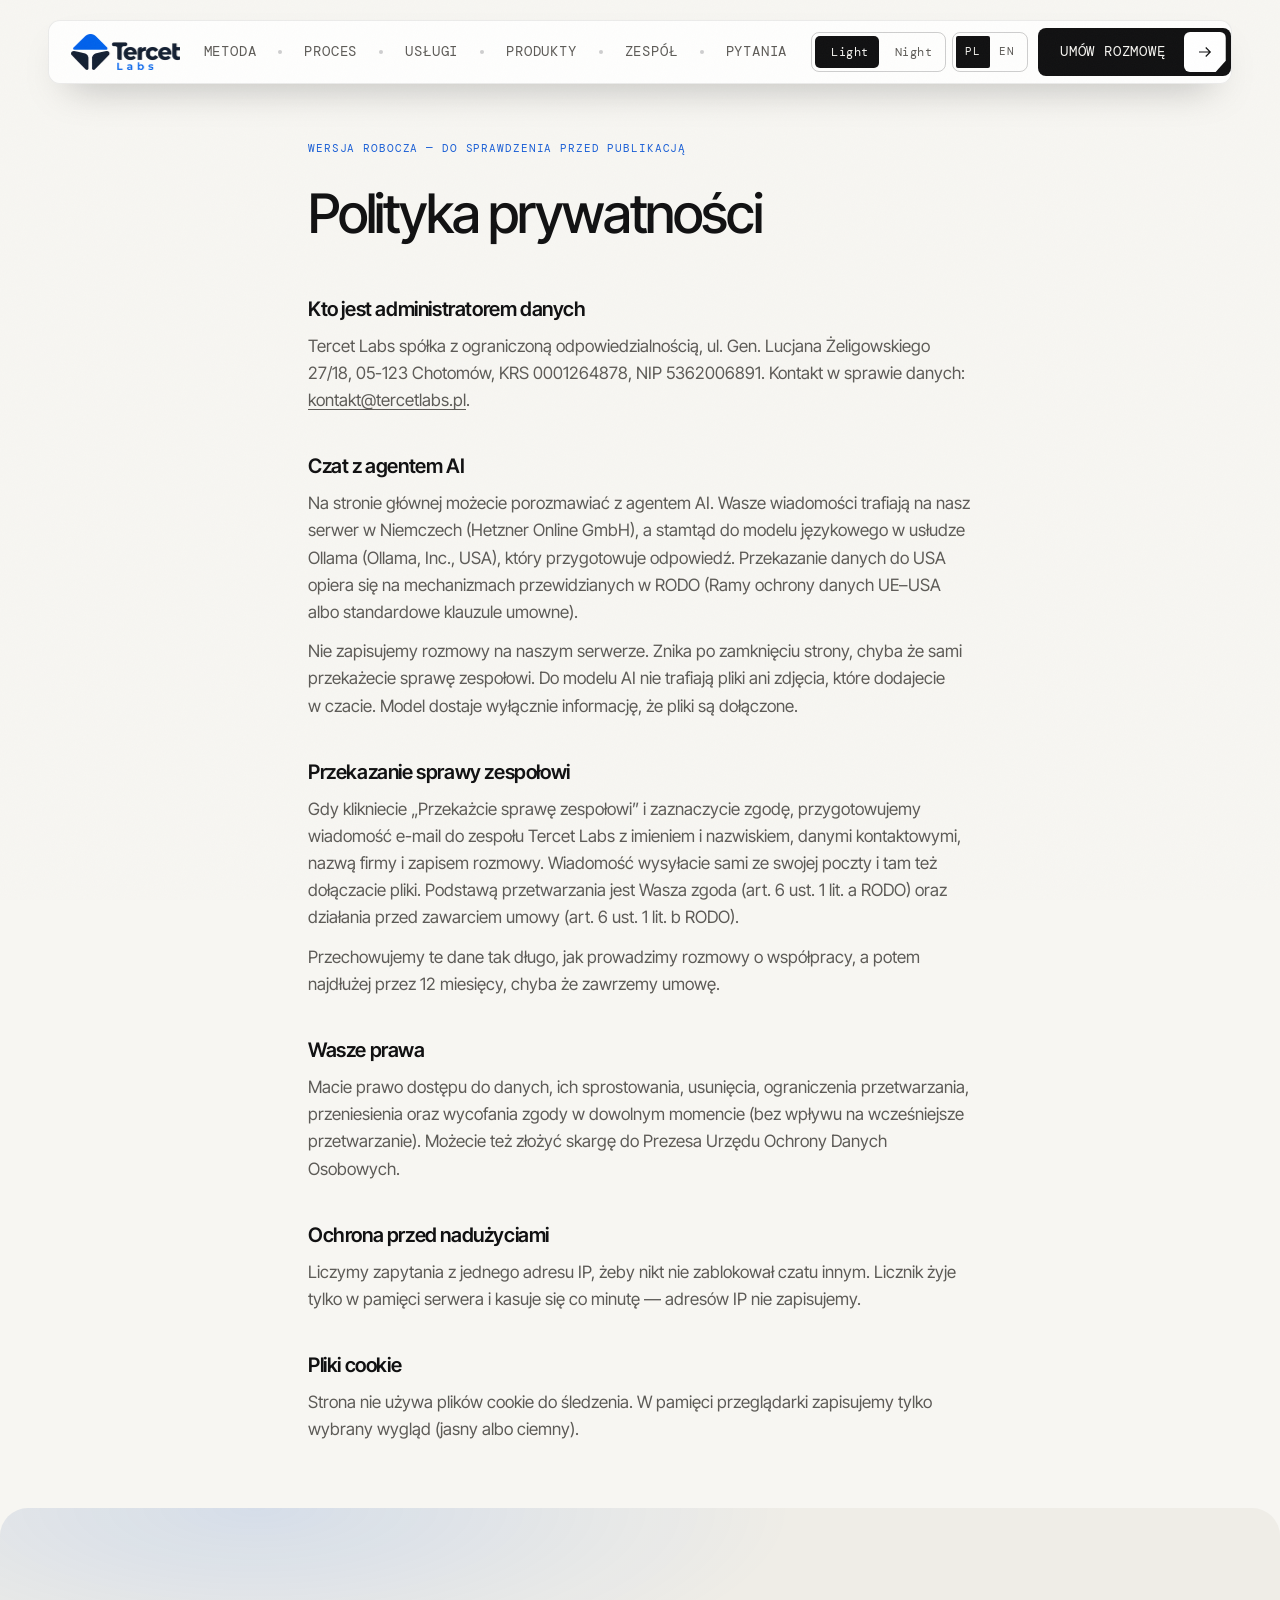
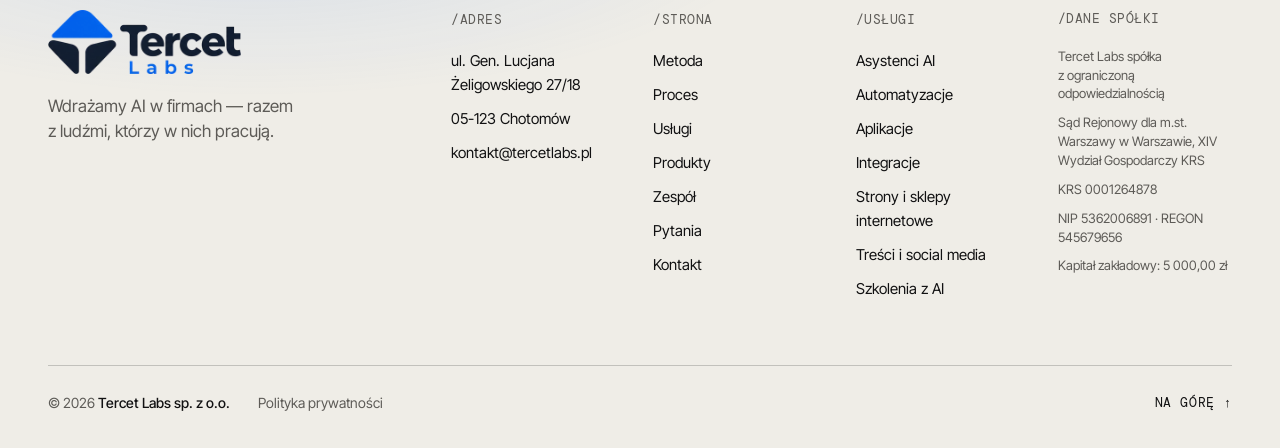
<file: prywatnosc/index.html>
<!DOCTYPE html><html lang="pl"><head><meta charset="utf-8"><script>(function(){const base = "/";

      // Motyw przed pierwszym malowaniem: zapamiętany wybór albo jasny (celowo bez prefers-color-scheme).
      (function () {
        var t = 'light';
        try {
          var z = localStorage.getItem('tercetlabs-theme');
          if (z === 'light' || z === 'dark') t = z;
        } catch (e) {}
        document.documentElement.dataset.theme = t;
        // Znak w nagłówku to największy element pierwszego kadru — pobieramy go od razu, w wariancie tego motywu.
        var l = document.createElement('link');
        l.rel = 'preload';
        l.as = 'image';
        l.type = 'image/webp';
        l.href = base + 'brand/logo-' + (t === 'dark' ? 'ciemne' : 'jasne') + '.webp';
        document.head.appendChild(l);
      })();
    })();</script><meta name="viewport" content="width=device-width, initial-scale=1"><title>Polityka prywatności — Tercet Labs</title><meta name="description" content="Jak Tercet Labs przetwarza dane z czatu, zgłoszeń i poczty."><meta name="theme-color" content="#f7f6f2" data-theme-color><link rel="canonical" href="https://tercetlabs.pl/"><link rel="alternate" hreflang="pl" href="https://tercetlabs.pl/"><link rel="alternate" hreflang="en" href="https://tercetlabs.pl/en/"><link rel="alternate" hreflang="x-default" href="https://tercetlabs.pl/"><link rel="icon" type="image/png" sizes="64x64" href="/favicon.png"><link rel="apple-touch-icon" href="/apple-touch-icon.png"><meta property="og:title" content="Polityka prywatności — Tercet Labs"><meta property="og:description" content="Jak Tercet Labs przetwarza dane z czatu, zgłoszeń i poczty."><meta property="og:locale" content="pl_PL"><meta property="og:locale:alternate" content="en_GB"><meta property="og:type" content="website"><meta property="og:image" content="https://tercetlabs.pl/brand/og.png"><meta property="og:image:width" content="1200"><meta property="og:image:height" content="630"><script type="application/ld+json">{"@context":"https://schema.org","@type":"Organization","name":"Tercet Labs sp. z o.o.","legalName":"Tercet Labs spółka z ograniczoną odpowiedzialnością","url":"https://tercetlabs.pl","email":"kontakt@tercetlabs.pl","taxID":"5362006891","address":{"@type":"PostalAddress","streetAddress":"ul. Gen. Lucjana Żeligowskiego 27/18","postalCode":"05-123","addressLocality":"Chotomów","addressCountry":"PL"}}</script><style>@font-face{font-family:Inter Tight Variable;font-style:normal;font-weight:100 900;font-display:swap;src:url(/_astro/inter-tight.CTD_b1qW.woff2)format("woff2-variations");unicode-range:U+??,U+131,U+152-153,U+2BB-2BC,U+2C6,U+2DA,U+2DC,U+304,U+308,U+329,U+2000-206F,U+20AC,U+2122,U+2191,U+2193,U+2212,U+2215,U+FEFF,U+FFFD}@font-face{font-family:Inter Tight Variable;font-style:normal;font-weight:100 900;font-display:swap;src:url(/_astro/inter-tight-ext.DiM_GvHw.woff2)format("woff2-variations");unicode-range:U+100-2BA,U+2BD-2C5,U+2C7-2CC,U+2CE-2D7,U+2DD-2FF,U+304,U+308,U+329,U+1D00-1DBF,U+1E00-1E9F,U+1EF2-1EFF,U+2020,U+20A0-20AB,U+20AD-20C0,U+2113,U+2C60-2C7F,U+A720-A7FF}@font-face{font-family:Instrument Serif;font-style:normal;font-weight:400;font-display:swap;src:url(/_astro/instrument-serif.DdhWG2SM.woff2)format("woff2");unicode-range:U+??,U+131,U+152-153,U+2BB-2BC,U+2C6,U+2DA,U+2DC,U+304,U+308,U+329,U+2000-206F,U+20AC,U+2122,U+2191,U+2193,U+2212,U+2215,U+FEFF,U+FFFD}@font-face{font-family:Instrument Serif;font-style:normal;font-weight:400;font-display:swap;src:url(/_astro/instrument-serif-ext.C7FU8bi1.woff2)format("woff2");unicode-range:U+100-2BA,U+2BD-2C5,U+2C7-2CC,U+2CE-2D7,U+2DD-2FF,U+304,U+308,U+329,U+1D00-1DBF,U+1E00-1E9F,U+1EF2-1EFF,U+2020,U+20A0-20AB,U+20AD-20C0,U+2113,U+2C60-2C7F,U+A720-A7FF}@font-face{font-family:Instrument Serif;font-style:italic;font-weight:400;font-display:swap;src:url(/_astro/instrument-serif-i.BsBw74gu.woff2)format("woff2");unicode-range:U+??,U+131,U+152-153,U+2BB-2BC,U+2C6,U+2DA,U+2DC,U+304,U+308,U+329,U+2000-206F,U+20AC,U+2122,U+2191,U+2193,U+2212,U+2215,U+FEFF,U+FFFD}@font-face{font-family:Instrument Serif;font-style:italic;font-weight:400;font-display:swap;src:url(/_astro/instrument-serif-i-ext.USwdnAgp.woff2)format("woff2");unicode-range:U+100-2BA,U+2BD-2C5,U+2C7-2CC,U+2CE-2D7,U+2DD-2FF,U+304,U+308,U+329,U+1D00-1DBF,U+1E00-1E9F,U+1EF2-1EFF,U+2020,U+20A0-20AB,U+20AD-20C0,U+2113,U+2C60-2C7F,U+A720-A7FF}@font-face{font-family:DM Mono;font-style:normal;font-weight:400;font-display:swap;src:url(/_astro/dm-mono-400.B4PNi-Jp.woff2)format("woff2");unicode-range:U+??,U+131,U+152-153,U+2BB-2BC,U+2C6,U+2DA,U+2DC,U+304,U+308,U+329,U+2000-206F,U+20AC,U+2122,U+2191,U+2193,U+2212,U+2215,U+FEFF,U+FFFD}@font-face{font-family:DM Mono;font-style:normal;font-weight:400;font-display:swap;src:url(/_astro/dm-mono-400-ext.CEPR5thp.woff2)format("woff2");unicode-range:U+100-2BA,U+2BD-2C5,U+2C7-2CC,U+2CE-2D7,U+2DD-2FF,U+304,U+308,U+329,U+1D00-1DBF,U+1E00-1E9F,U+1EF2-1EFF,U+2020,U+20A0-20AB,U+20AD-20C0,U+2113,U+2C60-2C7F,U+A720-A7FF}@font-face{font-family:DM Mono;font-style:normal;font-weight:500;font-display:swap;src:url(/_astro/dm-mono-500.DOEb2sS3.woff2)format("woff2");unicode-range:U+??,U+131,U+152-153,U+2BB-2BC,U+2C6,U+2DA,U+2DC,U+304,U+308,U+329,U+2000-206F,U+20AC,U+2122,U+2191,U+2193,U+2212,U+2215,U+FEFF,U+FFFD}@font-face{font-family:DM Mono;font-style:normal;font-weight:500;font-display:swap;src:url(/_astro/dm-mono-500-ext.BDk6y0Kt.woff2)format("woff2");unicode-range:U+100-2BA,U+2BD-2C5,U+2C7-2CC,U+2CE-2D7,U+2DD-2FF,U+304,U+308,U+329,U+1D00-1DBF,U+1E00-1E9F,U+1EF2-1EFF,U+2020,U+20A0-20AB,U+20AD-20C0,U+2113,U+2C60-2C7F,U+A720-A7FF}:root{color-scheme:light;--bg:#f7f6f2;--bg-2:#efede7;--surface:#fff;--text-rgb:17, 17, 18;--line:#1111121a;--line-strong:#11111233;--text:#111112;--muted:#5d5b57;--brand:#1a6cf5;--accent:#1a5fd6;--accent-dim:#1a5fd61f;--glow:#0a7c75;--glow-dim:#0a7c751f;--shine:#37e0d4;--sygnet-skrzydlo:#24335e;--nav-bg:#f7f6f2fb;--chip-bg:#ffffffb8;--card-bg:#fff;--btn-solid-hover-bg:var(--brand);--btn-solid-hover-fg:#fff;--btn-solid-hover-arr:#fff;--grain-opacity:.025;--island-ring:#1111121a;--aura-opacity:.45;--paper:#0f0f11;--ink:#edeae3;--ink-muted:#8f8d88;--ink-line:#edeae31f;--sans:"Inter Tight Variable", "Inter Tight", system-ui, -apple-system, "Segoe UI", sans-serif;--serif:"Instrument Serif", "Times New Roman", Georgia, serif;--mono:"JetBrains Mono", ui-monospace, "SFMono-Regular", Consolas, monospace;--gutter:clamp(20px, 4vw, 48px);--max:1280px;--radius:4px;--ease:cubic-bezier(.2, .7, .1, 1)}:root[data-theme=dark],:root:not([data-theme=dark]) .inverse,.tone-dark{color-scheme:dark;--bg:#0a0a0b;--bg-2:#0f0f11;--surface:#141416;--text-rgb:237, 234, 227;--line:#edeae317;--line-strong:#edeae32e;--text:#edeae3;--muted:#8f8d88;--brand:#1a6cf5;--accent:#8db8ff;--accent-dim:#8db8ff29;--glow:#37e0d4;--glow-dim:#37e0d429;--shine:#fff;--sygnet-skrzydlo:#e9edf5;--nav-bg:#0a0a0bf7;--chip-bg:#0a0a0b99;--card-bg:#111114;--btn-solid-hover-bg:#fff;--btn-solid-hover-fg:#0a0a0b;--btn-solid-hover-arr:var(--brand);--grain-opacity:.035;--island-ring:transparent;--aura-opacity:1}:root[data-theme=dark]{--paper:#f2f0ea;--ink:#111112;--ink-muted:#5d5b57;--ink-line:#1111121f}.tone-dark{color:var(--text)}*,:before,:after{box-sizing:border-box}.theme-switching body,.theme-switching body *,.theme-switching body :before,.theme-switching body :after{transition:background-color .4s var(--ease), color .4s var(--ease), border-color .4s var(--ease), fill .4s var(--ease), stroke .4s var(--ease)!important}html{scroll-behavior:smooth;-webkit-text-size-adjust:100%}body{background:var(--bg);color:var(--text);font-family:var(--sans);font-feature-settings:"ss01", "cv11";-webkit-font-smoothing:antialiased;margin:0;font-size:17px;line-height:1.6;overflow-x:hidden}body:before{content:"";pointer-events:none;z-index:100;opacity:var(--grain-opacity);background-image:url("data:image/svg+xml,%3Csvg xmlns='http://www.w3.org/2000/svg' width='160' height='160'%3E%3Cfilter id='n'%3E%3CfeTurbulence type='fractalNoise' baseFrequency='.9' numOctaves='2' stitchTiles='stitch'/%3E%3C/filter%3E%3Crect width='100%25' height='100%25' filter='url(%23n)'/%3E%3C/svg%3E");position:fixed;inset:0}img,svg{max-width:100%;display:block}a{color:inherit;text-decoration:none}::selection{background:var(--glow);color:var(--bg)}.wrap{width:100%;max-width:var(--max);padding-inline:var(--gutter);margin-inline:auto}em{font-family:var(--serif);letter-spacing:-.01em;font-style:italic;font-weight:400}.mono{font-family:var(--mono);letter-spacing:.08em;text-transform:uppercase;font-size:12px}.btn{--h:52px;height:var(--h);border-radius:var(--radius);font-family:var(--sans);letter-spacing:-.005em;cursor:pointer;transition:background .35s var(--ease), color .35s var(--ease), border-color .35s var(--ease), translate .4s var(--ease);white-space:nowrap;translate:var(--bx,0px) var(--by,0px);border:1px solid #0000;align-items:center;gap:14px;padding-inline:22px;font-size:15px;font-weight:500;display:inline-flex}.btn .arr{color:var(--glow);transition:transform .35s var(--ease)}.btn:hover .arr{transform:translate(4px)}.btn--solid{background:var(--text);color:var(--bg)}.btn--solid .arr{color:var(--brand)}.btn--solid:hover{background:var(--btn-solid-hover-bg);color:var(--btn-solid-hover-fg)}.btn--solid:hover .arr{color:var(--btn-solid-hover-arr)}.btn--ghost{border-color:var(--line-strong);color:var(--text)}.btn--ghost:hover{border-color:var(--text)}.sec{border-top:1px solid var(--line);padding-block:clamp(96px,13vw,180px);position:relative}.sec-head{grid-template-columns:repeat(12,1fr);gap:24px;margin-bottom:clamp(56px,7vw,96px);display:grid}.sec-head .mono{color:var(--muted);grid-column:1/4;padding-top:.9em}.sec-head .mono:before{content:"";background:linear-gradient(135deg, var(--brand), var(--glow));clip-path:polygon(50% 0,100% 100%,0 100%);width:.62em;height:.55em;transition:transform 1.2s var(--ease) .3s;margin-right:.7em;display:inline-block;transform:rotate(-90deg)}.sec-head .mono.is-in:before{transform:rotate(180deg)}.sec:hover .sec-head .mono:before{transition-duration:2.4s;transform:rotate(540deg)}.sec-head h2{letter-spacing:-.035em;text-wrap:balance;grid-column:4/13;margin:0;font-size:clamp(2.1rem,4.6vw,4rem);font-weight:500;line-height:1.04}.sec-head h2 em{color:var(--accent);font-size:1.08em}.sec-head h2 em,.hero h1 em{background:linear-gradient(100deg, var(--accent) 0%, var(--accent) 38%, var(--shine) 46%, var(--glow) 54%, var(--accent) 62%, var(--accent) 100%);color:#0000;background-position:100% 0;background-size:260% 100%;-webkit-background-clip:text;background-clip:text;padding-right:.08em}.is-in .line-mask>span em,.line-mask.is-in>span em{animation:blysk 2.2s var(--ease) .6s both}.sec-head h2:hover em{animation:blysk-hover 1.6s var(--ease) both}@keyframes blysk{0%{background-position:100% 0}to{background-position:0 0}}@keyframes blysk-hover{0%{background-position:100% 0}to{background-position:0 0}}[data-spot]{isolation:isolate;position:relative}[data-spot]:after{content:"";z-index:-1;pointer-events:none;background:radial-gradient(320px circle at var(--mx,50%) var(--my,50%), var(--glow-dim), transparent 70%);opacity:0;transition:opacity .45s var(--ease);position:absolute;inset:0}[data-spot]:hover:after{opacity:1}.inverse [data-spot]:after{background:radial-gradient(320px circle at var(--mx,50%) var(--my,50%), #1a6cf51a, transparent 70%)}@media (width<=860px){.sec-head{grid-template-columns:1fr;gap:18px}.sec-head .mono,.sec-head h2{grid-column:auto;padding-top:0}}[data-reveal]{opacity:0;transition:opacity 1.1s var(--ease), transform 1.4s var(--ease), filter 1.1s var(--ease);transition-delay:var(--d,0s);will-change:transform, opacity;transform:translateY(64px)}[data-reveal=left]{transform:translate(-96px)}[data-reveal=right]{transform:translate(96px)}[data-reveal=zoom]{filter:blur(10px);transform:scale(.82)}.hero,.sec,.inverse,.foot{overflow-x:clip}[data-parallax]{will-change:transform}[data-reveal].is-in{opacity:1;filter:none;transform:none}.line-mask{padding-bottom:.08em;display:block;overflow:hidden}.line-mask>span{transition:transform 1.1s var(--ease);transition-delay:var(--d,0s);display:block;transform:translateY(105%)}.is-in .line-mask>span,.line-mask.is-in>span{transform:none}@media (prefers-reduced-motion:reduce){html{scroll-behavior:auto}[data-reveal],.line-mask>span{opacity:1!important;transition:none!important;transform:none!important}*,:before,:after{animation-duration:.001ms!important;animation-iteration-count:1!important}}.sr-only{clip:rect(0 0 0 0);white-space:nowrap;width:1px;height:1px;position:absolute;overflow:hidden}:focus-visible{outline:1px solid var(--accent);outline-offset:3px}:root{--r-karta:20px;--r-btn:8px;--cien:0 18px 52px -14px #11111238;--szklo:#ffffffd6;--szklo-line:#1111121a;--szklo-blysk:inset 0 1px 0 #ffffffe6;--display:var(--sans);--z-btn-bg:#111112;--z-btn-fg:#f7f6f2;--z-btn-kafel:#fff;--z-btn-kafel-fg:#111112;--z-wstega-1:#1a6cf5;--z-wstega-2:#37e0d4;--z-kropki:#11111217;--z-panel-gora:#14161c;--z-panel-dol:#07080b;--z-panel-glebia:#050609;--z-kapsula:#ffffffd6;--z-kapsula-pelna:#fffffff5;--z-kapsula-linia:#11111214;--z-na-ciemnym:#edeae3}:root[data-theme=dark],.tone-dark{--bg:#050507;--bg-2:#0b0c10;--surface:#0d0e12;--card-bg:#0d0e12;--cien:0 18px 52px -14px #0009;--szklo:#101218d1;--szklo-line:#ffffff1f;--szklo-blysk:inset 0 1px 0 #ffffff24;--z-btn-bg:#17181d;--z-btn-fg:#edeae3;--z-btn-kafel:#fff;--z-btn-kafel-fg:#0a0a0b;--z-kropki:#ffffff17;--nav-bg:#050507e6;--z-kapsula:#0e0f13d1;--z-kapsula-pelna:#0a0b0ef2;--z-kapsula-linia:#ffffff14}.tone-dark{background:var(--bg)}:root{--mono:"DM Mono", ui-monospace, "SFMono-Regular", Consolas, monospace}em{font-family:inherit;font-style:normal;font-weight:inherit;letter-spacing:inherit}.sec-head h2 em,.hero h1 em{font-size:1em}[hidden]{display:none!important}.z-label{font-family:var(--mono);letter-spacing:.04em;text-transform:uppercase;color:var(--muted);gap:.7em;margin:0;font-size:13px;display:inline-flex}.z-label b{color:var(--accent);font-weight:400}.z-h{letter-spacing:-.035em;text-wrap:balance;margin:0;font-size:clamp(2.2rem,4.2vw,3.4rem);font-weight:400;line-height:1.06}.z-h em{color:var(--accent)}.z-lead{color:var(--muted);max-width:46ch;margin:0;font-size:17px;line-height:1.55}.z-btn{--bx:0px;--by:0px;border-radius:var(--r-btn);background:var(--z-btn-bg);height:50px;color:var(--z-btn-fg);font-family:var(--mono);letter-spacing:.06em;text-transform:uppercase;white-space:nowrap;cursor:pointer;translate:var(--bx) var(--by);transition:translate .4s var(--ease), background .35s var(--ease);border:0;align-items:center;gap:18px;padding:0 5px 0 22px;font-size:13.5px;display:inline-flex}.z-btn .kafel{background:var(--z-btn-kafel);width:42px;height:40px;color:var(--z-btn-kafel-fg);clip-path:polygon(0 0,100% 0,100% 72%,76% 100%,0 100%);transition:background .35s var(--ease), color .35s var(--ease);border-radius:6px;place-items:center;display:grid}.z-btn .kafel svg{fill:none;stroke:currentColor;stroke-width:1.6px;width:18px;height:18px;transition:transform .35s var(--ease)}.z-btn:hover .kafel{background:linear-gradient(135deg, var(--brand), var(--glow));color:#fff}.z-btn:hover .kafel svg{transform:translate(3px)}.z-btn--jasny{--z-btn-bg:#fff;--z-btn-fg:#0a0a0b;--z-btn-kafel:#0a0a0b;--z-btn-kafel-fg:#fff}.z-karta{border-radius:var(--r-karta);background:var(--card-bg);border:1px solid var(--line);position:relative;overflow:hidden}.z-kropki{background-image:radial-gradient(var(--z-kropki) 1.1px, transparent 1.3px);background-size:14px 14px}.z-sec{padding-block:clamp(80px,9vw,132px);position:relative;overflow-x:clip}.z-head{grid-template-columns:minmax(0,1fr) auto;align-items:end;gap:24px 40px;margin-bottom:clamp(48px,6vw,80px);display:grid}.z-head .z-label{grid-column:1/-1}.z-head--srodek{text-align:center;grid-template-columns:1fr;justify-items:center}@media (width<=860px){.z-head{grid-template-columns:1fr}}.z-slowa .s{opacity:0;filter:blur(10px);transition:opacity .9s var(--ease), filter .9s var(--ease), transform .9s var(--ease);transition-delay:calc(var(--i,0) * 45ms);display:inline-block;transform:translateY(.25em)}.z-slowa.is-in .s{opacity:1;filter:none;transform:none}@media (prefers-reduced-motion:reduce){.z-slowa .s{opacity:1;filter:none;transform:none}}.szklo{background:var(--szklo);border:1px solid var(--szklo-line);box-shadow:var(--szklo-blysk), var(--cien)}@media (width>=861px) and (hover:hover){.szklo{backdrop-filter:blur(20px)}}.btn--sm{--h:40px;border-radius:999px;padding-inline:16px;font-size:14px}.btn--ghost{background:0 0}.sec{border-top:0}.sec-head .mono{letter-spacing:.04em;font-size:13px}.sec-head .mono:before{display:none}.sec-head .mono b{color:var(--accent);font-weight:400}.sec-head h2{letter-spacing:-.035em;font-weight:400}[data-stos]>*{transform-origin:50% 0;transform:scale(calc(1 - var(--przykryta,0) * .06));filter:brightness(calc(1 - var(--przykryta,0) * .22));will-change:transform;position:sticky}@media (prefers-reduced-motion:reduce){[data-stos]>*{filter:none;transform:none}}.z-sec,.kontakt{isolation:isolate}.z-sec:before{content:"";z-index:-2;pointer-events:none;background:radial-gradient(38% 46% at var(--g1x,88%) var(--g1y,18%), color-mix(in srgb, var(--brand) var(--g-moc,10%), transparent), transparent 72%), radial-gradient(34% 42% at var(--g2x,8%) var(--g2y,82%), color-mix(in srgb, var(--glow) var(--g-moc,10%), transparent), transparent 72%);position:absolute;inset:0}.z-sec:after{content:"";z-index:-1;pointer-events:none;top:var(--k-top,6%);right:var(--k-prawo,0);left:var(--k-lewo,auto);background-image:radial-gradient(var(--z-kropki) 1.2px, transparent 1.4px);background-size:16px 16px;width:min(46vw,620px);height:min(70%,620px);position:absolute;-webkit-mask-image:radial-gradient(closest-side,#000 30%,#0000);mask-image:radial-gradient(closest-side,#000 30%,#0000)}:root[data-theme=dark] .z-sec{--g-moc:14%}:root:not([data-theme=dark]){--z-kropki:#11111221}.z-plyta{background:var(--bg-2);border-radius:clamp(24px,3vw,40px);margin-inline:clamp(8px,1.4vw,20px);overflow:clip}:root[data-theme=dark] .z-plyta{background:linear-gradient(#0b0c11,#08090d);box-shadow:inset 0 1px #ffffff0d}#metoda{--g1x:92%;--g1y:12%;--g2x:4%;--g2y:60%}#problemy{--g1x:50%;--g1y:30%;--g2x:90%;--g2y:95%;--k-lewo:0;--k-prawo:auto}#proces{--g1x:12%;--g1y:30%;--g2x:95%;--g2y:70%;--k-lewo:0;--k-prawo:auto;--k-top:40%}#uslugi{--g1x:25%;--g1y:60%;--g2x:95%;--g2y:15%}#produkty{--g1x:85%;--g1y:5%;--g2x:10%;--g2y:50%}#zastosowania{--g1x:10%;--g1y:20%;--g2x:90%;--g2y:80%}#dlaczego{--g1x:80%;--g1y:40%;--g2x:10%;--g2y:90%;--k-lewo:0;--k-prawo:auto}#zespol{--g1x:85%;--g1y:30%;--g2x:15%;--g2y:70%;--k-top:20%}#faq{--g1x:50%;--g1y:0%;--g2x:50%;--g2y:100%;--k-lewo:0;--k-prawo:auto}#problemy .ikona,#proces .kafelek,#uslugi .poz.on .kafelek{background:linear-gradient(135deg, color-mix(in srgb, var(--brand) 16%, var(--card-bg)), color-mix(in srgb, var(--glow) 16%, var(--card-bg)));border-color:color-mix(in srgb, var(--accent) 30%, transparent)}#problemy .ikona svg,#proces .kafelek svg,#uslugi .poz.on .kafelek svg{stroke:var(--accent)}#problemy .karta.on{box-shadow:0 30px 60px -30px color-mix(in srgb, var(--brand) 45%, transparent);background:radial-gradient(100% 60% at 100% 0%, color-mix(in srgb, var(--brand) 10%, transparent), transparent 70%), var(--card-bg)}#dlaczego .filar{background:radial-gradient(90% 60% at 0% 0%, color-mix(in srgb, var(--glow) 9%, transparent), transparent 70%), var(--card-bg)}#faq .poz[open]{box-shadow:inset 3px 0 0 var(--accent)}.logo[data-astro-cid-f7espo7c]{display:block}.logo[data-astro-cid-f7espo7c] span[data-astro-cid-f7espo7c]{background-position:0;background-repeat:no-repeat;background-size:contain;display:block}.na-jasne[data-astro-cid-f7espo7c]{aspect-ratio:612/203;background-image:var(--jasne)}.na-ciemne[data-astro-cid-f7espo7c]{aspect-ratio:617/208;background-image:var(--ciemne)}.nav[data-astro-cid-f7espo7c] span[data-astro-cid-f7espo7c]{height:44px}.foot[data-astro-cid-f7espo7c] span[data-astro-cid-f7espo7c]{height:72px}.na-ciemne[data-astro-cid-f7espo7c],:root[data-theme=dark] .na-jasne[data-astro-cid-f7espo7c],:root:not([data-theme=dark]) .inverse .na-jasne[data-astro-cid-f7espo7c]{display:none!important}:root[data-theme=dark] .na-ciemne[data-astro-cid-f7espo7c],:root:not([data-theme=dark]) .inverse .na-ciemne[data-astro-cid-f7espo7c],.tone-dark .na-ciemne[data-astro-cid-f7espo7c]{display:block!important}.tone-dark .na-jasne[data-astro-cid-f7espo7c]{display:none!important}@media (width<=640px){.nav[data-astro-cid-f7espo7c] span[data-astro-cid-f7espo7c]{height:38px}}.motyw[data-astro-cid-vss2nrfr]{border:1px solid var(--line-strong);border-radius:8px;grid-template-columns:1fr 1fr;height:40px;padding:3px;display:grid;position:relative}.motyw[data-astro-cid-vss2nrfr] button[data-astro-cid-vss2nrfr]{z-index:1;color:var(--muted);font-family:var(--mono);letter-spacing:.04em;cursor:pointer;background:0 0;border:0;justify-content:center;align-items:center;gap:6px;padding:0 10px;font-size:12px;transition:color .3s;display:flex;position:relative}.motyw[data-astro-cid-vss2nrfr] button[data-astro-cid-vss2nrfr][aria-checked=true]{color:var(--bg)}.motyw[data-astro-cid-vss2nrfr] svg[data-astro-cid-vss2nrfr]{fill:none;stroke:currentColor;stroke-width:1.8px;stroke-linecap:round;width:13px;height:13px}.suwak[data-astro-cid-vss2nrfr]{background:var(--text);width:calc(50% - 3px);transition:transform .35s var(--ease);border-radius:5px;position:absolute;top:3px;bottom:3px;left:3px}:root[data-theme=dark] .suwak[data-astro-cid-vss2nrfr]{transform:translate(100%)}.sw[data-astro-cid-vss2nrfr]{align-items:center;gap:6px;margin-left:18px;display:flex}.lang[data-astro-cid-vss2nrfr]{border:1px solid var(--line-strong);border-radius:var(--radius);height:42px}.theme[data-astro-cid-vss2nrfr]{width:42px;color:var(--text);cursor:pointer;transition:border-color .3s var(--ease);background:0 0;padding:0;position:relative}.theme[data-astro-cid-vss2nrfr]:hover,.lang[data-astro-cid-vss2nrfr]:hover{border-color:var(--text)}.ico[data-astro-cid-vss2nrfr]{fill:none;stroke:currentColor;stroke-width:1.5px;stroke-linecap:round;stroke-linejoin:round;width:18px;height:18px;transition:opacity .35s var(--ease), transform .5s var(--ease);margin:auto;position:absolute;inset:0}.sun[data-astro-cid-vss2nrfr]{opacity:0;transform:rotate(-60deg)scale(.6)}:root[data-theme=dark] .sun[data-astro-cid-vss2nrfr]{opacity:1;transform:none}:root[data-theme=dark] .moon[data-astro-cid-vss2nrfr]{opacity:0;transform:rotate(60deg)scale(.6)}.lang[data-astro-cid-vss2nrfr]{transition:border-color .3s var(--ease);align-items:stretch;padding:3px;font-size:11px;display:flex}.lang[data-astro-cid-vss2nrfr] a[data-astro-cid-vss2nrfr]{min-width:34px;color:var(--muted);border-radius:2px;place-items:center;padding-inline:6px;transition:color .3s,background .3s;display:grid}.lang[data-astro-cid-vss2nrfr] a[data-astro-cid-vss2nrfr]:hover{color:var(--text)}.lang[data-astro-cid-vss2nrfr] a[data-astro-cid-vss2nrfr].on{background:var(--text);color:var(--bg)}@media (width<=900px){.sw[data-astro-cid-vss2nrfr]{margin-left:auto;margin-right:8px}.theme[data-astro-cid-vss2nrfr],.lang[data-astro-cid-vss2nrfr]{height:44px}.theme[data-astro-cid-vss2nrfr]{width:44px}}@media (width<=380px){.lang[data-astro-cid-vss2nrfr] a[data-astro-cid-vss2nrfr]{min-width:28px;padding-inline:3px}}.nav[data-astro-cid-wpvy4v7s]{z-index:50;padding:20px var(--gutter) 0;pointer-events:none;position:fixed;inset:0 0 auto}.kapsula[data-astro-cid-wpvy4v7s]{background:var(--z-kapsula);border:1px solid var(--z-kapsula-linia);backdrop-filter:blur(16px)saturate(1.2);pointer-events:auto;max-width:1300px;height:64px;transition:background .4s var(--ease);border-radius:12px;align-items:center;gap:24px;margin-inline:auto;padding:0 8px 0 22px;display:flex;position:relative;box-shadow:0 18px 40px -20px #00000059}.nav.is-scrolled .kapsula[data-astro-cid-wpvy4v7s]{background:var(--z-kapsula-pelna)}.progress[data-astro-cid-wpvy4v7s]{transform-origin:0;height:1px;transform:scaleX(var(--sp,0));background:linear-gradient(90deg, var(--brand), var(--glow));box-shadow:0 0 10px var(--glow);position:absolute;bottom:-1px;left:14px;right:14px}.znak[data-astro-cid-wpvy4v7s] .logo span{height:36px}.links[data-astro-cid-wpvy4v7s]{font-family:var(--mono);letter-spacing:.06em;text-transform:uppercase;flex:1;justify-content:center;align-items:center;gap:22px;font-size:13.5px;display:flex}.links[data-astro-cid-wpvy4v7s] a[data-astro-cid-wpvy4v7s]:not(.z-btn){color:var(--muted);transition:color .3s}.links[data-astro-cid-wpvy4v7s] a[data-astro-cid-wpvy4v7s]:not(.z-btn):hover{color:var(--text)}.kropka[data-astro-cid-wpvy4v7s]{background:var(--line-strong);border-radius:50%;width:4px;height:4px}.prawa[data-astro-cid-wpvy4v7s]{align-items:center;gap:10px;display:flex}.prawa[data-astro-cid-wpvy4v7s] .sw{margin-left:0}.prawa[data-astro-cid-wpvy4v7s] .lang{border-radius:8px;height:40px}:root[data-theme=dark] .cta[data-astro-cid-wpvy4v7s]{--z-btn-bg:#fff;--z-btn-fg:#0a0a0b;--z-btn-kafel:#0a0a0b;--z-btn-kafel-fg:#fff}.cta[data-astro-cid-wpvy4v7s]{height:48px}.cta-menu[data-astro-cid-wpvy4v7s]{display:none}.burger[data-astro-cid-wpvy4v7s]{border:1px solid var(--line-strong);cursor:pointer;background:0 0;border-radius:8px;flex-direction:column;justify-content:center;gap:6px;width:44px;height:44px;padding:0 12px;display:none}.burger[data-astro-cid-wpvy4v7s] span[data-astro-cid-wpvy4v7s]{background:var(--text);height:1.5px;transition:transform .4s var(--ease);display:block}.burger[data-astro-cid-wpvy4v7s] span[data-astro-cid-wpvy4v7s]:last-child{width:60%}@media (width<=1180px){.links[data-astro-cid-wpvy4v7s]{gap:14px;font-size:12.5px}.cta-bok[data-astro-cid-wpvy4v7s]{display:none}}@media (width<=960px){.kapsula[data-astro-cid-wpvy4v7s]{justify-content:space-between;padding-left:16px}.burger[data-astro-cid-wpvy4v7s]{display:flex}.links[data-astro-cid-wpvy4v7s]{background:var(--z-kapsula-pelna);border:1px solid var(--z-kapsula-linia);opacity:0;pointer-events:none;transition:opacity .35s var(--ease), transform .35s var(--ease);border-radius:12px;flex-direction:column;align-items:stretch;gap:0;padding:8px 18px 20px;font-size:15px;position:absolute;top:calc(100% + 8px);left:0;right:0;transform:translateY(-8px)}.kropka[data-astro-cid-wpvy4v7s]{display:none}.links[data-astro-cid-wpvy4v7s] a[data-astro-cid-wpvy4v7s]:not(.z-btn){border-bottom:1px solid var(--line);color:var(--text);padding:15px 0}.cta-menu[data-astro-cid-wpvy4v7s]{justify-content:space-between;margin-top:18px;display:inline-flex}body.menu-open .links[data-astro-cid-wpvy4v7s]{opacity:1;pointer-events:auto;transform:none}body.menu-open .burger[data-astro-cid-wpvy4v7s] span[data-astro-cid-wpvy4v7s]:first-child{transform:translateY(3.75px)rotate(45deg)}body.menu-open .burger[data-astro-cid-wpvy4v7s] span[data-astro-cid-wpvy4v7s]:last-child{width:100%;transform:translateY(-3.75px)rotate(-45deg)}}@media (width<=420px){.nav[data-astro-cid-wpvy4v7s]{padding-top:12px}.kapsula[data-astro-cid-wpvy4v7s]{gap:10px;height:58px}.znak[data-astro-cid-wpvy4v7s] .logo span{height:30px}.prawa[data-astro-cid-wpvy4v7s] .lang{height:38px}.prawa[data-astro-cid-wpvy4v7s] .motyw span{display:none}}.foot[data-astro-cid-gnvdp4k2]{z-index:1;background:radial-gradient(60% 50% at 20% 0%, #1a6cf51f, transparent 70%), var(--bg-2);border-radius:28px 28px 0 0;margin-top:-28px;padding-top:clamp(64px,8vw,110px);position:relative}.top[data-astro-cid-gnvdp4k2]{grid-template-columns:minmax(0,1fr) minmax(0,2.2fr);gap:48px;padding-bottom:64px;display:grid}.brand[data-astro-cid-gnvdp4k2] .logo span{height:64px}.brand[data-astro-cid-gnvdp4k2] p[data-astro-cid-gnvdp4k2]{max-width:30ch;color:var(--muted);margin:20px 0 0;line-height:1.5}.kolumny[data-astro-cid-gnvdp4k2]{grid-template-columns:repeat(4,minmax(0,1fr));gap:28px;display:grid}.col[data-astro-cid-gnvdp4k2]{align-content:start;gap:10px;font-size:15px;font-style:normal;display:grid}.col[data-astro-cid-gnvdp4k2] .z-label[data-astro-cid-gnvdp4k2]{margin-bottom:8px}.col[data-astro-cid-gnvdp4k2] a[data-astro-cid-gnvdp4k2]{color:var(--text);transition:color .3s}.col[data-astro-cid-gnvdp4k2] a[data-astro-cid-gnvdp4k2]:hover{color:var(--accent)}.legal[data-astro-cid-gnvdp4k2]{color:var(--muted);font-size:13px;line-height:1.45}.bottom[data-astro-cid-gnvdp4k2]{border-top:1px solid var(--line-strong);color:var(--muted);flex-wrap:wrap;align-items:center;gap:14px 28px;padding-block:26px 34px;font-size:14px;display:flex}.bottom[data-astro-cid-gnvdp4k2] b[data-astro-cid-gnvdp4k2]{color:var(--text);font-weight:500}.bottom[data-astro-cid-gnvdp4k2] a[data-astro-cid-gnvdp4k2]:hover{color:var(--text)}.up[data-astro-cid-gnvdp4k2]{color:var(--text);margin-left:auto}@media (width<=1000px){.top[data-astro-cid-gnvdp4k2]{grid-template-columns:1fr}.kolumny[data-astro-cid-gnvdp4k2]{grid-template-columns:repeat(2,minmax(0,1fr))}}@media (width<=520px){.kolumny[data-astro-cid-gnvdp4k2]{grid-template-columns:1fr}}
.tekst[data-astro-cid-6copc62d]{max-width:760px;padding-block:140px 80px}.robocza[data-astro-cid-6copc62d]{color:var(--accent);font-size:11px}h1[data-astro-cid-6copc62d]{letter-spacing:-.04em;margin:8px 0 32px;font-size:clamp(2.2rem,5vw,3.4rem);font-weight:500}h2[data-astro-cid-6copc62d]{letter-spacing:-.02em;margin:36px 0 8px;font-size:1.25rem;font-weight:600}p[data-astro-cid-6copc62d]{color:var(--muted);margin:0 0 12px}a[data-astro-cid-6copc62d]{text-underline-offset:3px;text-decoration:underline}
</style></head><body><header class="nav" data-nav data-astro-cid-wpvy4v7s><div class="kapsula" data-astro-cid-wpvy4v7s><span class="progress" data-progress aria-hidden="true" data-astro-cid-wpvy4v7s></span><a href="/#top" class="znak" aria-label="Tercet Labs — strona główna" data-astro-cid-wpvy4v7s><span class="logo nav" role="img" aria-label="Tercet Labs" style="--jasne: url(&quot;/brand/logo-jasne.webp&quot;);--ciemne: url(&quot;/brand/logo-ciemne.webp&quot;);" data-astro-cid-f7espo7c><span class="na-jasne" aria-hidden="true" style="--jasne: url(&quot;/brand/logo-jasne.webp&quot;);--ciemne: url(&quot;/brand/logo-ciemne.webp&quot;);" data-astro-cid-f7espo7c></span><span class="na-ciemne" aria-hidden="true" style="--jasne: url(&quot;/brand/logo-jasne.webp&quot;);--ciemne: url(&quot;/brand/logo-ciemne.webp&quot;);" data-astro-cid-f7espo7c></span></span></a><nav class="links" data-menu aria-label="Główna nawigacja" data-astro-cid-wpvy4v7s><a href="/#metoda" data-astro-cid-wpvy4v7s>Metoda</a><span class="kropka" aria-hidden="true" data-astro-cid-wpvy4v7s></span><a href="/#proces" data-astro-cid-wpvy4v7s>Proces</a><span class="kropka" aria-hidden="true" data-astro-cid-wpvy4v7s></span><a href="/#uslugi" data-astro-cid-wpvy4v7s>Usługi</a><span class="kropka" aria-hidden="true" data-astro-cid-wpvy4v7s></span><a href="/#produkty" data-astro-cid-wpvy4v7s>Produkty</a><span class="kropka" aria-hidden="true" data-astro-cid-wpvy4v7s></span><a href="/#zespol" data-astro-cid-wpvy4v7s>Zespół</a><span class="kropka" aria-hidden="true" data-astro-cid-wpvy4v7s></span><a href="/#faq" data-astro-cid-wpvy4v7s>Pytania</a><a class="z-btn cta cta-menu" href="/#kontakt" data-astro-cid-wpvy4v7s>Umów rozmowę<span class="kafel" data-astro-cid-wpvy4v7s><svg viewBox="0 0 24 24" data-astro-cid-wpvy4v7s><path d="M4 12h15M13 6l6 6-6 6" data-astro-cid-wpvy4v7s></path></svg></span></a></nav><div class="prawa" data-astro-cid-wpvy4v7s><div class="sw" role="group" aria-label="Wygląd i język" data-astro-cid-vss2nrfr><!-- Wygląd Light / Night: dwa przyciski z podpisami i suwakiem, żeby było widać, która wersja jest włączona. --><div class="motyw" role="radiogroup" aria-label="Wygląd i język" data-motyw data-astro-cid-vss2nrfr><button type="button" role="radio" data-t="light" aria-label="Włącz jasny wygląd strony" data-astro-cid-vss2nrfr><svg viewBox="0 0 24 24" aria-hidden="true" data-astro-cid-vss2nrfr><circle cx="12" cy="12" r="4" data-astro-cid-vss2nrfr></circle><path d="M12 2.5v2.2M12 19.3v2.2M2.5 12h2.2M19.3 12h2.2M5.3 5.3l1.6 1.6M17.1 17.1l1.6 1.6M5.3 18.7l1.6-1.6M17.1 6.9l1.6-1.6" data-astro-cid-vss2nrfr></path></svg><span data-astro-cid-vss2nrfr>Light</span></button><button type="button" role="radio" data-t="dark" aria-label="Włącz ciemny wygląd strony" data-astro-cid-vss2nrfr><svg viewBox="0 0 24 24" aria-hidden="true" data-astro-cid-vss2nrfr><path d="M20 14.5A8 8 0 0 1 9.5 4a8 8 0 1 0 10.5 10.5z" data-astro-cid-vss2nrfr></path></svg><span data-astro-cid-vss2nrfr>Night</span></button><i class="suwak" aria-hidden="true" data-astro-cid-vss2nrfr></i></div><!-- Skróty języków zostają skrótami: przeglądarka, która sama tłumaczy stronę, zamieniała „EN” na „PL”
       i w rogu stało PL / PL. `translate="no"` i klasa `notranslate` wyjmują ten fragment z tłumaczenia. --><nav class="lang mono notranslate" translate="no" aria-label="Język strony" data-astro-cid-vss2nrfr><a href="/" hreflang="pl" lang="pl" aria-current="page" class="on" data-astro-cid-vss2nrfr>PL</a><a href="/en/" hreflang="en" lang="en" data-astro-cid-vss2nrfr>EN</a></nav></div><script type="module">var e=document.documentElement,t=document.querySelector(`[data-motyw]`),n=document.querySelector(`[data-theme-color]`),r=()=>{let r=e.dataset.theme===`dark`?`dark`:`light`;t?.querySelectorAll(`button`).forEach(e=>e.setAttribute(`aria-checked`,String(e.dataset.t===r))),n?.setAttribute(`content`,r===`dark`?`#050507`:`#f7f6f2`)};r(),t?.querySelectorAll(`button`).forEach(t=>t.addEventListener(`click`,()=>{if(e.dataset.theme!==t.dataset.t){e.classList.add(`theme-switching`),e.dataset.theme=t.dataset.t;try{localStorage.setItem(`tercetlabs-theme`,t.dataset.t)}catch{}r(),setTimeout(()=>e.classList.remove(`theme-switching`),450)}}));</script><a class="z-btn cta cta-bok" href="/#kontakt" data-astro-cid-wpvy4v7s>Umów rozmowę<span class="kafel" data-astro-cid-wpvy4v7s><svg viewBox="0 0 24 24" data-astro-cid-wpvy4v7s><path d="M4 12h15M13 6l6 6-6 6" data-astro-cid-wpvy4v7s></path></svg></span></a><button class="burger" data-menu-toggle aria-expanded="false" aria-label="Menu" data-astro-cid-wpvy4v7s><span data-astro-cid-wpvy4v7s></span><span data-astro-cid-wpvy4v7s></span></button></div></div></header><main class="wrap tekst" data-astro-cid-6copc62d><p class="mono robocza" data-astro-cid-6copc62d>Wersja robocza — do sprawdzenia przed publikacją</p><h1 data-astro-cid-6copc62d>Polityka prywatności</h1><h2 data-astro-cid-6copc62d>Kto jest administratorem danych</h2><p data-astro-cid-6copc62d>Tercet Labs spółka z ograniczoną odpowiedzialnością, ul. Gen. Lucjana Żeligowskiego 27/18, 05-123 Chotomów, KRS 0001264878, NIP 5362006891. Kontakt w sprawie danych: <a href="mailto:kontakt@tercetlabs.pl" data-astro-cid-6copc62d>kontakt@tercetlabs.pl</a>.</p><h2 data-astro-cid-6copc62d>Czat z agentem AI</h2><p data-astro-cid-6copc62d>Na stronie głównej możecie porozmawiać z agentem AI. Wasze wiadomości trafiają na nasz serwer w Niemczech (Hetzner Online GmbH), a stamtąd do modelu językowego w usłudze Ollama (Ollama, Inc., USA), który przygotowuje odpowiedź. Przekazanie danych do USA opiera się na mechanizmach przewidzianych w RODO (Ramy ochrony danych UE–USA albo standardowe klauzule umowne).</p><p data-astro-cid-6copc62d>Nie zapisujemy rozmowy na naszym serwerze. Znika po zamknięciu strony, chyba że sami przekażecie sprawę zespołowi. Do modelu AI nie trafiają pliki ani zdjęcia, które dodajecie w czacie. Model dostaje wyłącznie informację, że pliki są dołączone.</p><h2 data-astro-cid-6copc62d>Przekazanie sprawy zespołowi</h2><p data-astro-cid-6copc62d>Gdy klikniecie „Przekażcie sprawę zespołowi” i zaznaczycie zgodę, przygotowujemy wiadomość e-mail do zespołu Tercet Labs z imieniem i nazwiskiem, danymi kontaktowymi, nazwą firmy i zapisem rozmowy. Wiadomość wysyłacie sami ze swojej poczty i tam też dołączacie pliki. Podstawą przetwarzania jest Wasza zgoda (art. 6 ust. 1 lit. a RODO) oraz działania przed zawarciem umowy (art. 6 ust. 1 lit. b RODO).</p><p data-astro-cid-6copc62d>Przechowujemy te dane tak długo, jak prowadzimy rozmowy o współpracy, a potem najdłużej przez 12 miesięcy, chyba że zawrzemy umowę.</p><h2 data-astro-cid-6copc62d>Wasze prawa</h2><p data-astro-cid-6copc62d>Macie prawo dostępu do danych, ich sprostowania, usunięcia, ograniczenia przetwarzania, przeniesienia oraz wycofania zgody w dowolnym momencie (bez wpływu na wcześniejsze przetwarzanie). Możecie też złożyć skargę do Prezesa Urzędu Ochrony Danych Osobowych.</p><h2 data-astro-cid-6copc62d>Ochrona przed nadużyciami</h2><p data-astro-cid-6copc62d>Liczymy zapytania z jednego adresu IP, żeby nikt nie zablokował czatu innym. Licznik żyje tylko w pamięci serwera i kasuje się co minutę — adresów IP nie zapisujemy.</p><h2 data-astro-cid-6copc62d>Pliki cookie</h2><p data-astro-cid-6copc62d>Strona nie używa plików cookie do śledzenia. W pamięci przeglądarki zapisujemy tylko wybrany wygląd (jasny albo ciemny).</p></main><footer class="foot" data-astro-cid-gnvdp4k2><div class="wrap" data-astro-cid-gnvdp4k2><div class="top" data-astro-cid-gnvdp4k2><div class="brand" data-astro-cid-gnvdp4k2><span class="logo foot" role="img" aria-label="Tercet Labs" style="--jasne: url(&quot;/brand/logo-jasne.webp&quot;);--ciemne: url(&quot;/brand/logo-ciemne.webp&quot;);" data-astro-cid-f7espo7c><span class="na-jasne" aria-hidden="true" style="--jasne: url(&quot;/brand/logo-jasne.webp&quot;);--ciemne: url(&quot;/brand/logo-ciemne.webp&quot;);" data-astro-cid-f7espo7c></span><span class="na-ciemne" aria-hidden="true" style="--jasne: url(&quot;/brand/logo-jasne.webp&quot;);--ciemne: url(&quot;/brand/logo-ciemne.webp&quot;);" data-astro-cid-f7espo7c></span></span><p data-astro-cid-gnvdp4k2>Wdrażamy AI w firmach — razem z ludźmi, którzy w nich pracują.</p></div><div class="kolumny" data-astro-cid-gnvdp4k2><address class="col" data-astro-cid-gnvdp4k2><span class="z-label" data-astro-cid-gnvdp4k2>/Adres</span><span class="b" data-astro-cid-gnvdp4k2>ul. Gen. Lucjana Żeligowskiego 27/18</span><span class="b" data-astro-cid-gnvdp4k2>05-123 Chotomów</span><a class="b" href="mailto:kontakt@tercetlabs.pl" data-astro-cid-gnvdp4k2>kontakt@tercetlabs.pl</a></address><nav class="col" aria-label="Stopka — strona" data-astro-cid-gnvdp4k2><span class="z-label" data-astro-cid-gnvdp4k2>/Strona</span><a href="/#metoda" data-astro-cid-gnvdp4k2>Metoda</a><a href="/#proces" data-astro-cid-gnvdp4k2>Proces</a><a href="/#uslugi" data-astro-cid-gnvdp4k2>Usługi</a><a href="/#produkty" data-astro-cid-gnvdp4k2>Produkty</a><a href="/#zespol" data-astro-cid-gnvdp4k2>Zespół</a><a href="/#faq" data-astro-cid-gnvdp4k2>Pytania</a><a href="/#kontakt" data-astro-cid-gnvdp4k2>Kontakt</a></nav><nav class="col" aria-label="Stopka — usługi" data-astro-cid-gnvdp4k2><span class="z-label" data-astro-cid-gnvdp4k2>/Usługi</span><a href="/#uslugi" data-astro-cid-gnvdp4k2>Asystenci AI</a><a href="/#uslugi" data-astro-cid-gnvdp4k2>Automatyzacje</a><a href="/#uslugi" data-astro-cid-gnvdp4k2>Aplikacje</a><a href="/#uslugi" data-astro-cid-gnvdp4k2>Integracje</a><a href="/#uslugi" data-astro-cid-gnvdp4k2>Strony i sklepy internetowe</a><a href="/#uslugi" data-astro-cid-gnvdp4k2>Treści i social media</a><a href="/#uslugi" data-astro-cid-gnvdp4k2>Szkolenia z AI</a></nav><div class="col legal" data-astro-cid-gnvdp4k2><span class="z-label" data-astro-cid-gnvdp4k2>/Dane spółki</span><span data-astro-cid-gnvdp4k2>Tercet Labs spółka z ograniczoną odpowiedzialnością</span><span data-astro-cid-gnvdp4k2>Sąd Rejonowy dla m.st. Warszawy w Warszawie, XIV Wydział Gospodarczy KRS</span><span data-astro-cid-gnvdp4k2>KRS 0001264878</span><span data-astro-cid-gnvdp4k2>NIP 5362006891 · REGON 545679656</span><span data-astro-cid-gnvdp4k2>Kapitał zakładowy: 5 000,00 zł</span></div></div></div><div class="bottom" data-astro-cid-gnvdp4k2><span data-astro-cid-gnvdp4k2>© 2026 <b data-astro-cid-gnvdp4k2>Tercet Labs sp. z o.o.</b></span><a href="/prywatnosc/" data-astro-cid-gnvdp4k2>Polityka prywatności</a><a href="#top" class="up z-label" data-astro-cid-gnvdp4k2>Na górę <span aria-hidden="true" data-astro-cid-gnvdp4k2>↑</span></a></div></div></footer><script type="module" src="/_astro/Base.astro_astro_type_script_index_0_lang.Cw95jsBD.js"></script></body></html>
</file>
